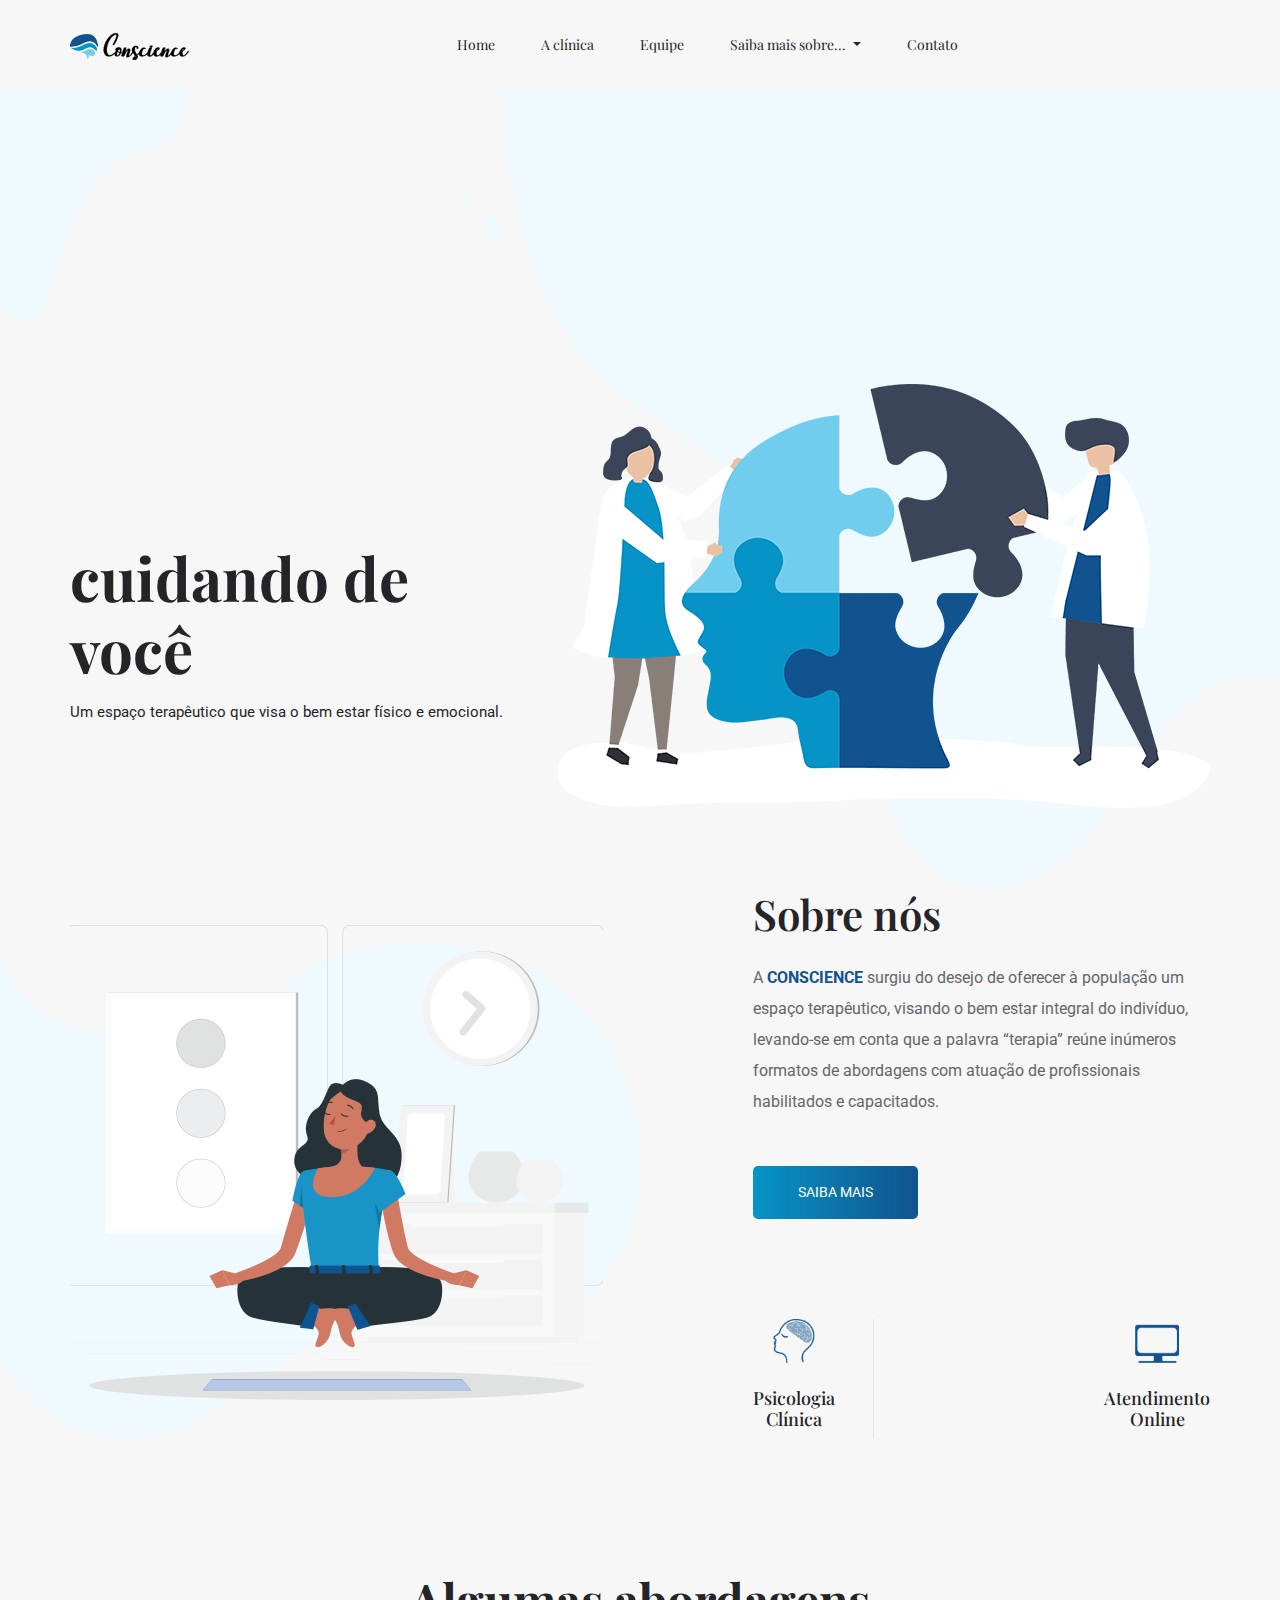
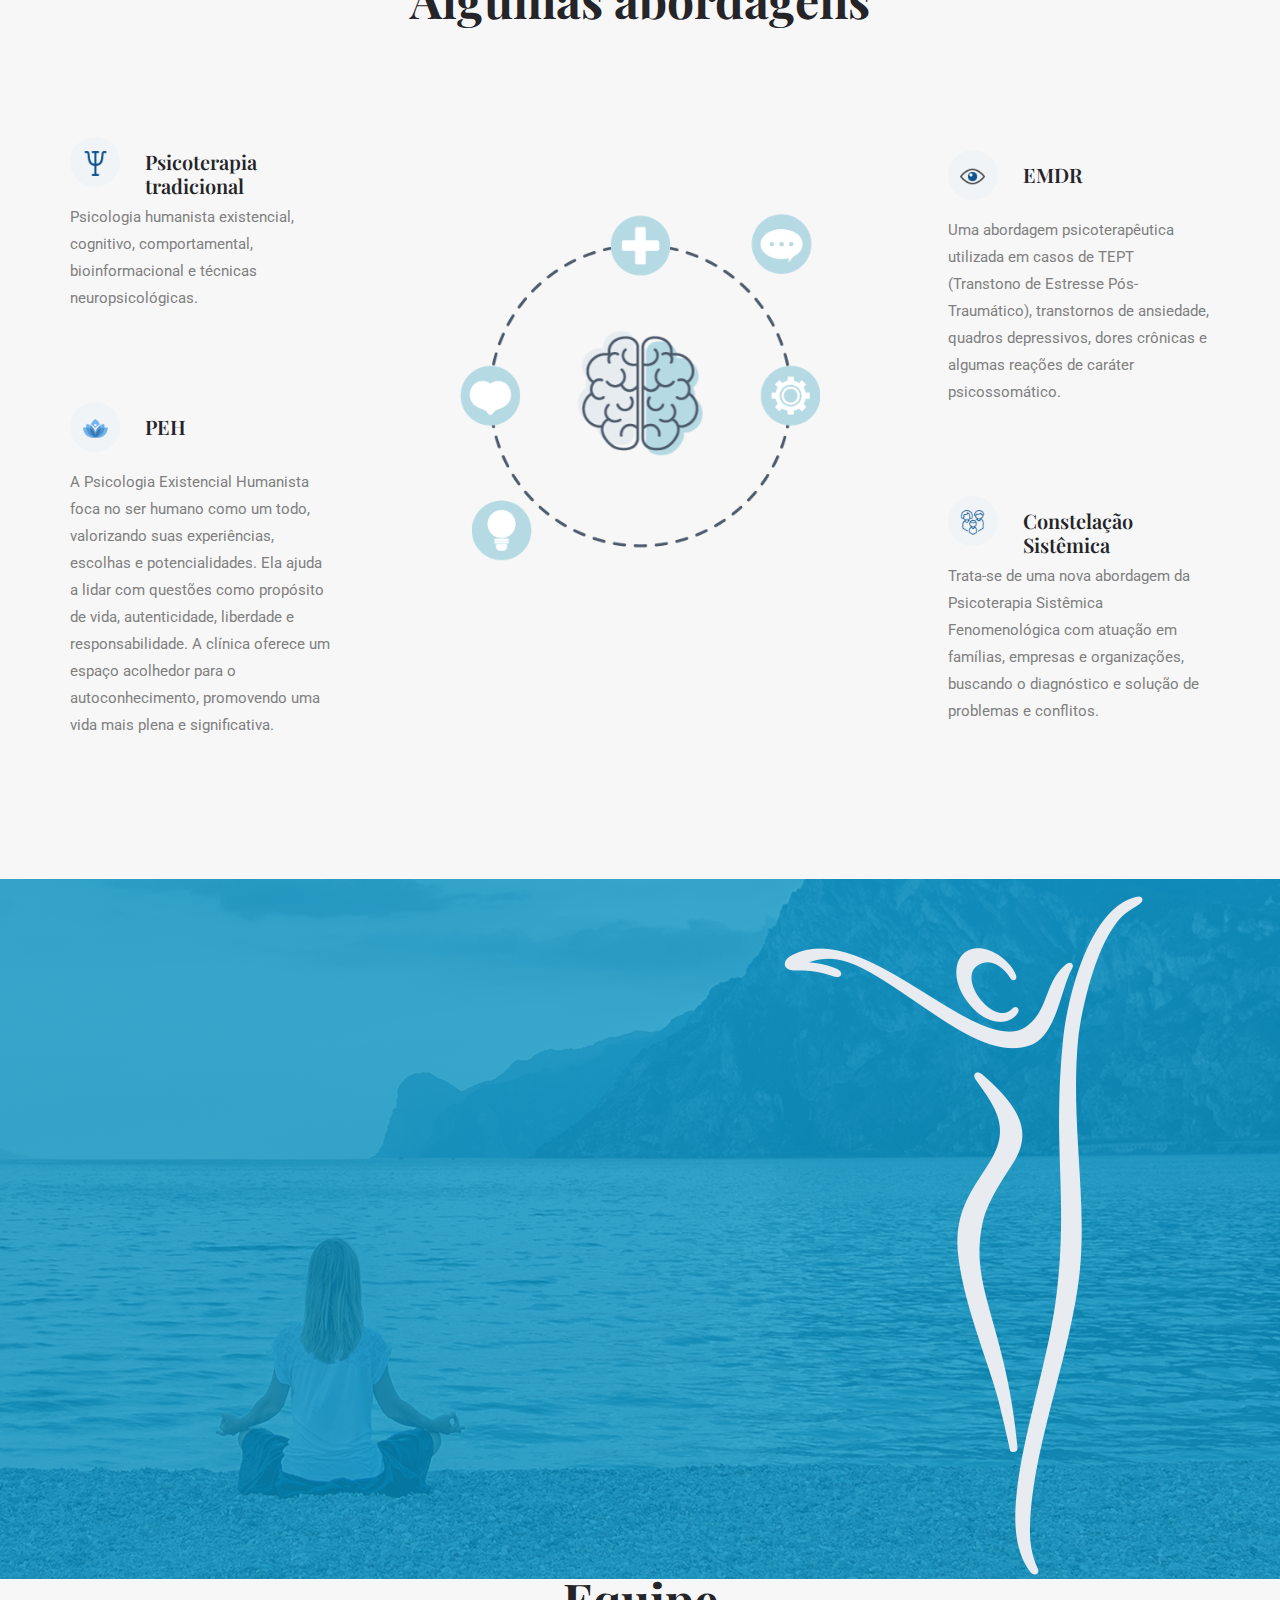
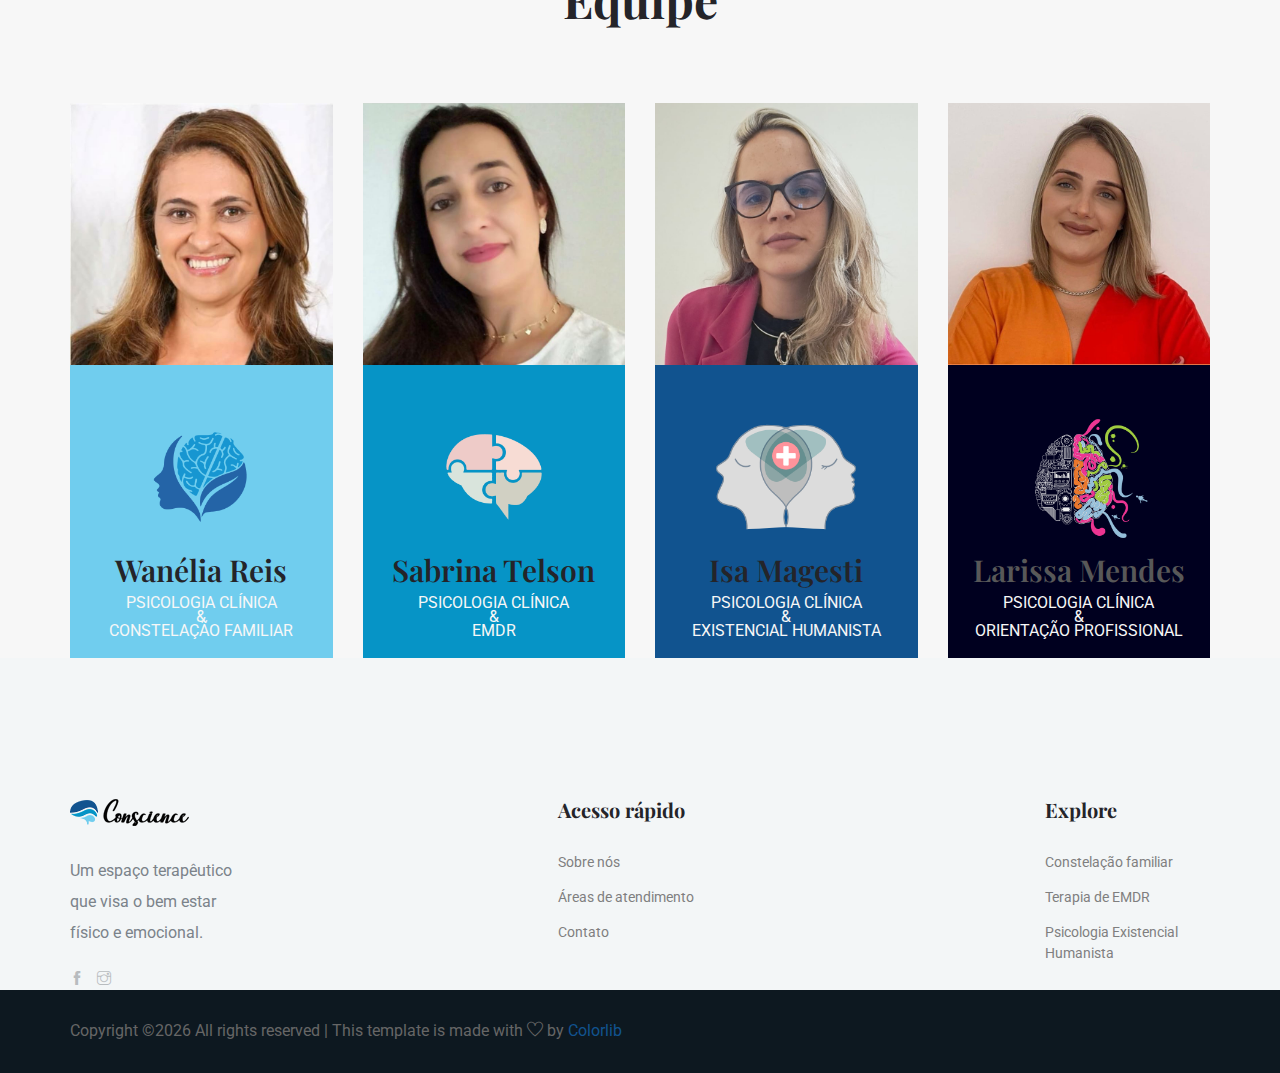
<file: index.html>
<!doctype html>
<html lang="pt-br">

<head>
    <!-- Required meta tags -->
    <meta charset="utf-8">
    <meta name="viewport" content="width=device-width, initial-scale=1, shrink-to-fit=no">
    <meta name="description" content="A CONSCIENCE surgiu do desejo de oferecer à população um espaço terapêutico, visando o bem estar integral do indivíduo. Saiba mais sobre os serviços oferecidos." />
    <meta name="keywords" content="psicologia, psicoterapia, terapia, podologia, Riom Pomba, shantala, EMDR, constelação familiar" />
    <meta name="robots" content="index, follow" />
    <meta name="googlebot" content="index, follow" />
    <title>Conscience - Home Page</title>
    <script type="application/ld+json">
    {
      "@context": "https://schema.org",
      "@type": "Organization",
      "url": "https://www.clinicaconscience.com.br",
      "name": "Espaço Terapêutico Conscience",
      "contactPoint": {
        "@type": "ContactPoint",
        "telephone": "+55 32 99810-9959",
        "contactType": "Recepção"
      }
    }
    </script>
    <link rel="icon" href="img/favicon.png">
    <!-- Bootstrap CSS -->
    <link rel="stylesheet" href="css/bootstrap.min.css">
    <!-- animate CSS -->
    <link rel="stylesheet" href="css/animate.css">
    <!-- owl carousel CSS -->
    <link rel="stylesheet" href="css/owl.carousel.min.css">
    <!-- themify CSS -->
    <link rel="stylesheet" href="css/themify-icons.css">
    <!-- flaticon CSS -->
    <link rel="stylesheet" href="css/flaticon.css">
    <!-- magnific popup CSS -->
    <link rel="stylesheet" href="css/magnific-popup.css">
    <!-- nice select CSS -->
    <link rel="stylesheet" href="css/nice-select.css">
    <!-- swiper CSS -->
    <link rel="stylesheet" href="css/slick.css">
    <!-- style CSS -->
    <link rel="stylesheet" href="css/style.css">
</head>

<body>
    <!--::header part start::-->
    <header class="main_menu">
        <div class="container">
          <div class="row align-items-center">
            <div class="col-lg-12">
              <nav class="navbar navbar-expand-lg navbar-light">
                <a class="navbar-brand" href="index.html"> <img src="img/logo.png" alt="logo"> </a>
                <button class="navbar-toggler" type="button" data-toggle="collapse"
                    data-target="#navbarSupportedContent" aria-controls="navbarSupportedContent"
                    aria-expanded="false" aria-label="Toggle navigation">
                    <span class="navbar-toggler-icon"></span>
                </button>
    
                <div class="collapse navbar-collapse main-menu-item justify-content-center"
                    id="navbarSupportedContent">
                    <ul class="navbar-nav align-items-center">
                        <li class="nav-item active">
                            <a class="nav-link" href="index.html">Home</a>
                        </li>
                        <li class="nav-item">
                            <a class="nav-link" href="about.html">A clínica</a>
                        </li>
                        <li class="nav-item">
                            <a class="nav-link" href="team.html">Equipe</a>
                        </li>
    
                        <li class="nav-item dropdown">
                            <a class="nav-link dropdown-toggle" href="team.html" id="navbarDropdown"
                                role="button" data-toggle="dropdown" aria-haspopup="true" aria-expanded="false">
                                Saiba mais sobre...
                            </a>
                            <div class="dropdown-menu" aria-labelledby="navbarDropdown">
                                <a class="dropdown-item" href="constelacao.html">Constelação familiar</a>
                                <a class="dropdown-item" href="emdr.html">Terapia de EMDR</a>
                                <a class="dropdown-item" href="existencial.html">Psicologia Existencial Humanista</a>
                            </div>
                        </li>
                        <li class="nav-item">
                            <a class="nav-link" href="contact.html">Contato</a>
                        </li>
                    </ul>
                </div>
              </nav>
            </div>
          </div>
        </div>
      </header>
    <!-- Header part end-->

    <!-- banner part start-->
    <section class="banner_part">
        <div class="container">
            <div class="row align-items-center">
                <div class="col-lg-5 col-xl-5">
                    <div class="banner_text">
                        <div class="banner_text_iner">
                            <h1>cuidando de você</h1>
                            <p>Um espaço terapêutico que visa o bem estar físico e emocional.</p>
                        </div>
                    </div>
                </div>
                <div class="col-lg-7">
                    <div class="banner_img">
                        <img src="img/banner_img.png" alt="Ícone de pessoas montando um quebra-cabeças em forma de cabeça humana">
                    </div>
                </div>
            </div>
        </div>
    </section>
    <!-- banner part end-->

    <!-- about us part start-->
    <section class="about_us">
        <div class="container">
            <div class="row justify-content-between align-items-center">
                <div class="col-md-6 col-lg-6">
                    <div class="about_us_img">
                        <img src="img/top_service.png" alt="Imagem representando bem-estar">
                    </div>
                </div>
                <div class="col-md-6 col-lg-5">
                    <div class="about_us_text">
                        <h2>Sobre nós</h2>
                        <p>A <b>CONSCIENCE</b> surgiu do desejo de oferecer à população um espaço terapêutico, visando o bem estar integral do indivíduo, levando-se em conta que a palavra “terapia”  reúne inúmeros formatos de abordagens com atuação de profissionais habilitados e capacitados.</p>
                        <a class="btn_2 " href="about.html">saiba mais</a>
                        <div class="banner_item">
                            <div class="single_item">
                                <img src="img/icon/banner_1.svg" alt="Íconde de um cérebro">
                                <h5>Psicologia<br>clínica</h5>
                            </div>
                            <div class="single_item">
                                <img src="img/icon/banner_3.svg" alt="Ícone de um monitor">
                                <h5>atendimento<br>online</h5>
                            </div>
                        </div>
                    </div>
                </div>
            </div>
        </div>
    </section>
    <!-- about us part end-->

    <!-- feature_part start-->
    <section class="feature_part">
        <div class="container">
            <div class="row justify-content-center">
                <div class="col-xl-8">
                    <div class="section_tittle text-center">
                        <h2>Algumas abordagens</h2>
                    </div>
                </div>
            </div>
            <div class="row justify-content-between align-items-center">
                <div class="col-lg-3 col-sm-12">
                    <div class="single_feature">
                        <div class="single_feature_part">
                            <span class="single_feature_icon"><img src="img/icon/psychology.png" alt="Ícone da área de psicologia"></span>
                            <h4>Psicoterapia tradicional</h4>
                            <p>Psicologia humanista existencial, cognitivo, comportamental, bioinformacional e técnicas neuropsicológicas.</p>
                        </div>
                    </div>
                    <div class="single_feature">
                        <div class="single_feature_part">
                            <span class="single_feature_icon"><img src="img/icon/holistic.png" alt="Ícone representando a existencial humanista"></span>
                            <h4>PEH</h4>
                            <p>A Psicologia Existencial Humanista foca no ser humano como um todo, valorizando suas experiências, escolhas e potencialidades. Ela ajuda a lidar com questões como propósito de vida, autenticidade, liberdade e responsabilidade. A clínica oferece um espaço acolhedor para o autoconhecimento, promovendo uma vida mais plena e significativa.</p>
                        </div>
                    </div>
                </div>
                <div class="col-lg-4 col-sm-12">
                        <div class="single_feature_img">
                            <img src="img/service.png" alt="">
                        </div>
                </div>
                <div class="col-lg-3 col-sm-12">
                    <div class="single_feature">
                        <div class="single_feature_part">
                            <span class="single_feature_icon"><img src="img/icon/eye.png" alt="Ícone de um olho"></span>
                            <h4>EMDR</h4>
                            <p>Uma abordagem psicoterapêutica utilizada em casos de TEPT (Transtono de Estresse Pós-Traumático), transtornos de ansiedade, quadros depressivos, dores crônicas e algumas reações de caráter psicossomático.</p>
                        </div>
                    </div>
                    <div class="single_feature">
                        <div class="single_feature_part">
                            <span class="single_feature_icon"><img src="img/icon/familiar.png" alt="Ícone representando família"></span>
                            <h4>Constelação Sistêmica</h4>
                            <p>Trata-se de uma nova abordagem da Psicoterapia Sistêmica Fenomenológica com atuação em famílias, empresas e organizações, buscando o diagnóstico e solução de problemas e conflitos.</p>
                        </div>
                    </div>
                </div>
            </div>
        </div>
    </section>
    <!-- feature_part end-->
    
    <!-- section 2 -->
    <section class="regervation_part section_padding">
        <div class="container">
            <div class="row align-items-center regervation_content">
                <div class="col-lg-7">
                    <div class="regervation_part_iner">
                        <div class="espaco"></div>
                    </div>
                </div>
                <div class="col-lg-5 col-md-6">
                    <div class="reservation_img">
                        <img src="img/reservation.png" alt="" class="reservation_img_iner">
                    </div>
                </div>
            </div>
        </div>
    </section>
    <!-- section 2 end -->

    <!--::doctor_part start::-->
    <section class="doctor_part">
        <div class="container">
            <div class="row justify-content-center">
                <div class="col-xl-8">
                    <div class="section_tittle text-center">
                        <h2>Equipe</h2>
                    </div>
                </div>
            </div>
            <div class="row">
                <div class="col-lg-3">
                    <div class="single_blog_item" style="background-color: #70cdee">
                        <div class="single_blog_img">
                            <img src="img/doctor/wanelia.jpg" alt="Wanélia Reis">
                        </div>
                        <div class="single_text">
                            <div class="single_blog_text text-center">
                                <img src="img/wanelia_logo.png" alt="Wanélia Rais" style="height: 150px;">
                                <h2>Wanélia Reis</h2>
                                <p style="color: #f7f7f7; padding-bottom: 20px">PSICOLOGIA CLÍNICA<br>&amp;<br>CONSTELAÇÃO FAMILIAR</p>
                            </div>
                        </div>
                    </div>
                </div>
                <div class="col-lg-3">
                    <div class="single_blog_item" style="background-color: #0694c6">
                        <div class="single_blog_img">
                            <img src="img/doctor/sabrina.jpg" alt="Sabrina Louro">
                        </div>
                        <div class="single_text">
                            <div class="single_blog_text text-center">
                                <img src="img/sabrina_logo.png" alt="Sabrina Telson" style="height: 150px;">
                                <h2>Sabrina Telson</h2>
                                <p style="color: #f7f7f7; padding-bottom: 20px">PSICOLOGIA CLÍNICA<br>&amp;<br>EMDR</p>
                            </div>
                        </div>
                    </div>
                </div>
                <div class="col-lg-3">
                    <div class="single_blog_item" style="background-color: #11538f">
                        <div class="single_blog_img">
                            <img src="img/doctor/isa.jpg" alt="Nélia Condé">
                        </div>
                        <div class="single_text">
                            <div class="single_blog_text text-center">
                                <img src="img/isa_logo.png" alt="Isa Magesti" style="height: 150px;">
                              <h2>Isa Magesti</h2>
                              <p style="color: #f7f7f7; padding-bottom: 20px">PSICOLOGIA CLÍNICA<br>&amp;<br>EXISTENCIAL HUMANISTA</p>
                            </div>
                        </div>
                    </div>
                </div>
				<div class="col-lg-3">
                    <div class="single_blog_item" style="background-color: #00001f">
                        <div class="single_blog_img">
                            <img src="img/doctor/larissa.jpg" alt="Larissa Mendes">
                        </div>
                        <div class="single_text">
                            <div class="single_blog_text text-center">
                                <img src="img/larissa_logo.png" alt="Larissa Mendes" style="height: 150px;">
                              <h2 style="color: #585858">Larissa Mendes</h2>
                              <p style="color: #f7f7f7; padding-bottom: 20px">PSICOLOGIA CLÍNICA<br>&amp;<br>ORIENTAÇÃO PROFISSIONAL</p>
                            </div>
                        </div>
                    </div>
                </div>
            </div>
        </div>
    </section>
    <!--::doctor_part end::-->

    <!-- footer part start-->
    <footer class="footer-area">
        <div class="footer padding_top">
            <div class="container">
                <div class="row justify-content-between">
                    <div class="col-xl-2 col-md-4 col-sm-6 single-footer-widget">
                        <a href="index.html" class="footer_logo"> <img src="img/logo.png" alt="#"> </a>
                        <p>Um espaço terapêutico que visa o bem estar físico e emocional.</p>
                        <div class="social_logo">
                            <a href="https://fb.me/clinicaconscience"><i class="ti-facebook"></i></a>
                            <a href="https://www.instagram.com/clinicaconscience/"><i class="ti-instagram"></i></a>
                        </div>
                    </div>
                    <div class="col-xl-2 col-sm-6 col-md-4 single-footer-widget">
                        <h4>Acesso rápido</h4>
                        <ul>
                            <li><a href="about.html">Sobre nós</a></li>
                            <li><a href="team.html">Áreas de atendimento</a></li>
                            <li><a href="contact.html">Contato</a></li>
                        </ul>
                    </div>
                    <div class="col-xl-2 col-sm-6 col-md-4 single-footer-widget">
                        <h4>Explore</h4>
                        <ul>
                            <li><a href="constelacao.html">Constelação familiar</a></li>
                            <li><a href="emdr.html">Terapia de EMDR</a></li>
                            <li><a href="existencial.html">Psicologia Existencial Humanista</a></li>
                        </ul>
                    </div>
                </div>
            </div>
        </div>

        <div class="copyright_part">
            <div class="container">
                <div class="row align-items-center">
                    <p class="footer-text m-0 col-lg-8 col-md-12"><!-- Link back to Colorlib can't be removed. Template is licensed under CC BY 3.0. -->
Copyright &copy;<script>document.write(new Date().getFullYear());</script> All rights reserved | This template is made with <i class="ti-heart" aria-hidden="true"></i> by <a href="https://colorlib.com" target="_blank" rel="noopener">Colorlib</a>
<!-- Link back to Colorlib can't be removed. Template is licensed under CC BY 3.0. -->
</p>
                </div>
            </div>
        </div>
    </footer>

    <!-- footer part end-->

    <!-- jquery plugins here-->

    <script src="js/jquery-1.12.1.min.js"></script>
    <!-- popper js -->
    <script src="js/popper.min.js"></script>
    <!-- bootstrap js -->
    <script src="js/bootstrap.min.js"></script>
    <!-- owl carousel js -->
    <script src="js/owl.carousel.min.js"></script>
    <script src="js/jquery.nice-select.min.js"></script>
    <!-- contact js -->
    <script src="js/jquery.ajaxchimp.min.js"></script>
    <script src="js/jquery.form.js"></script>
    <script src="js/jquery.validate.min.js"></script>
    <script src="js/mail-script.js"></script>
    <script src="js/contact.js"></script>
    <!-- custom js -->
    <script src="js/custom.js"></script>
</body>

</html>
</file>
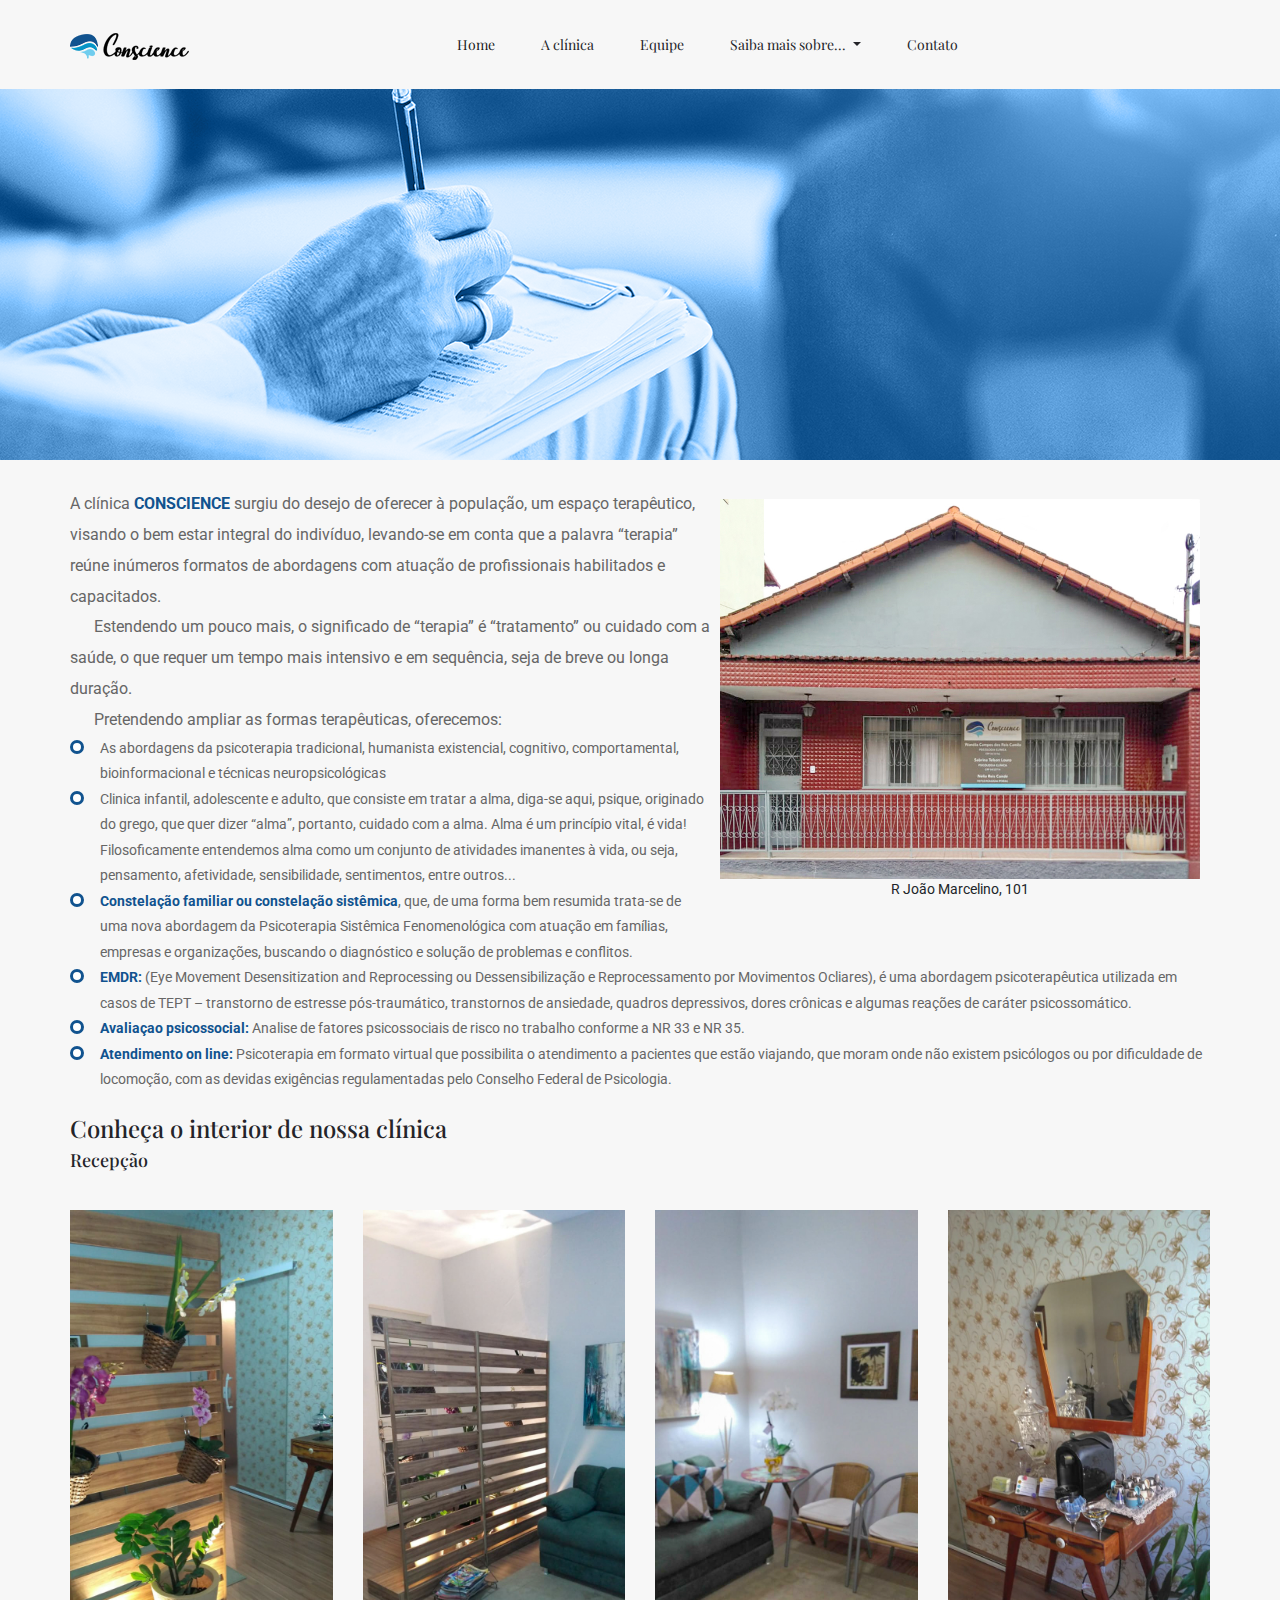
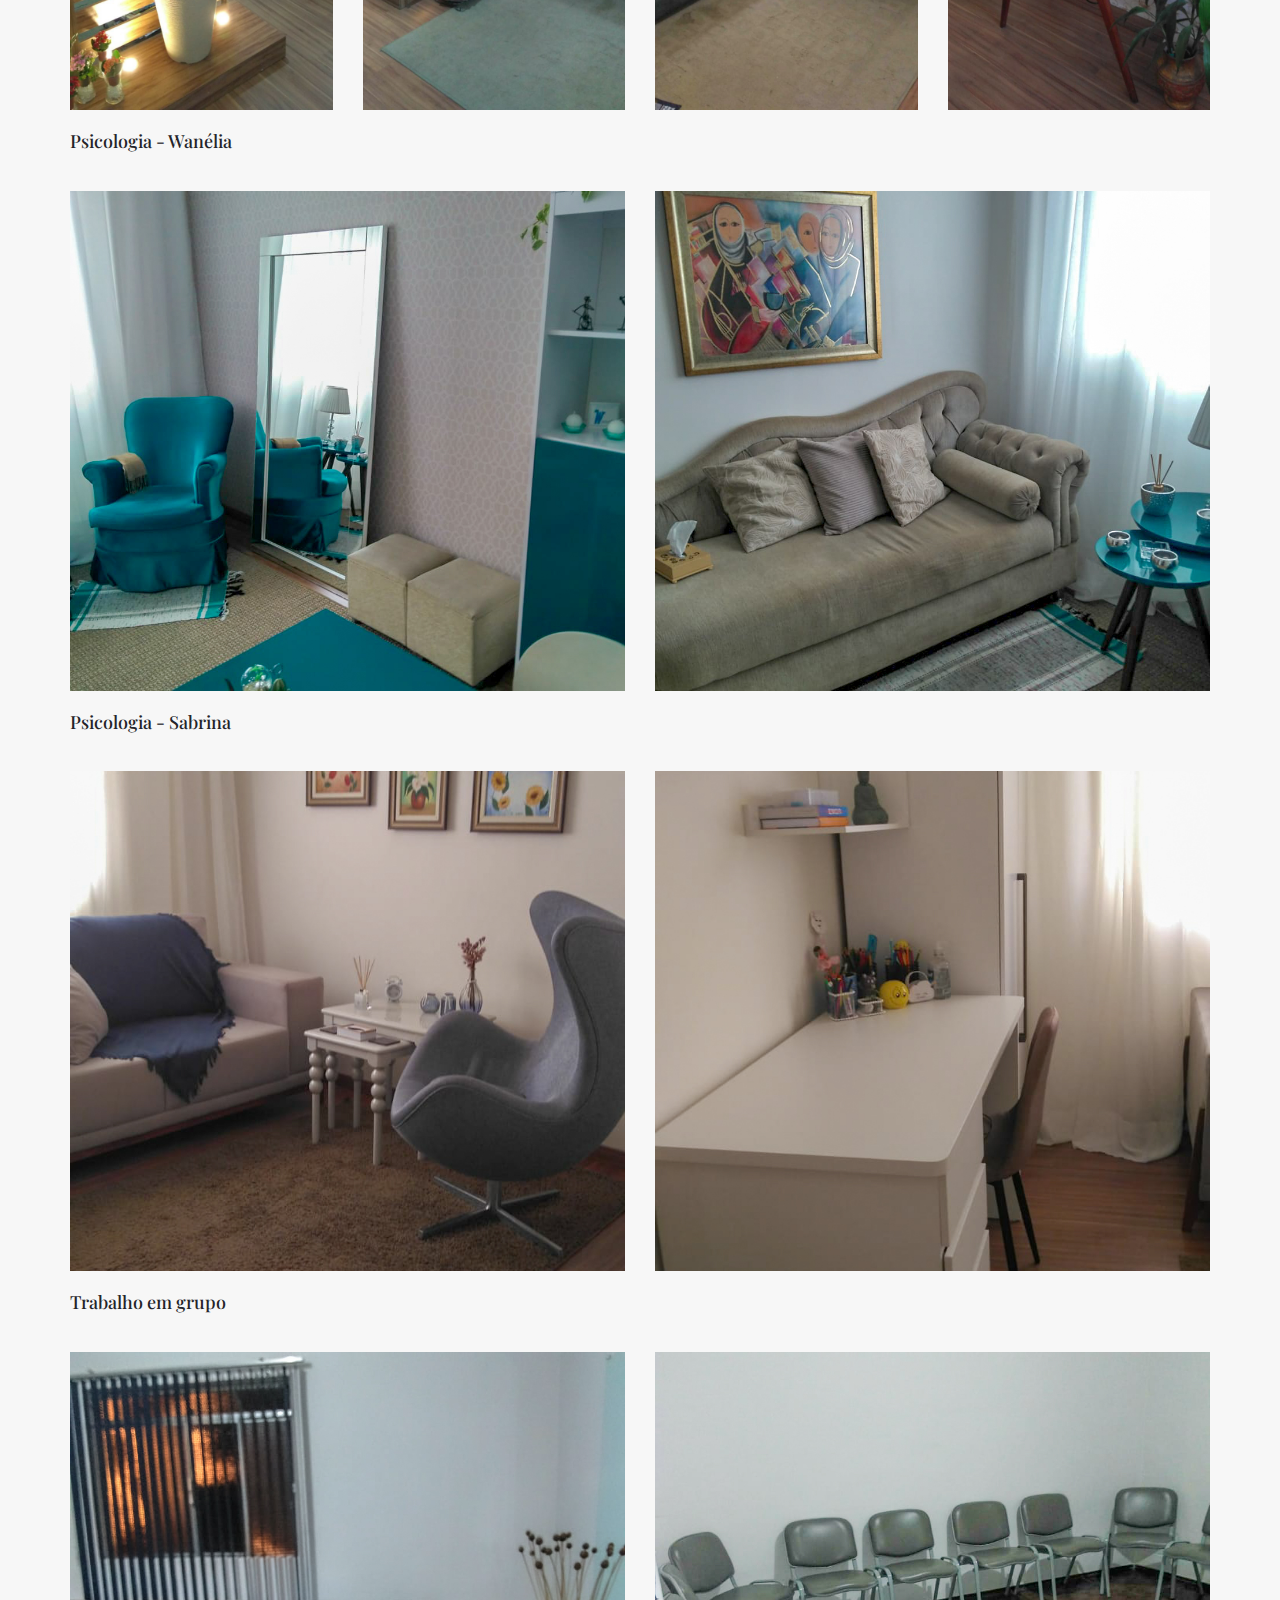
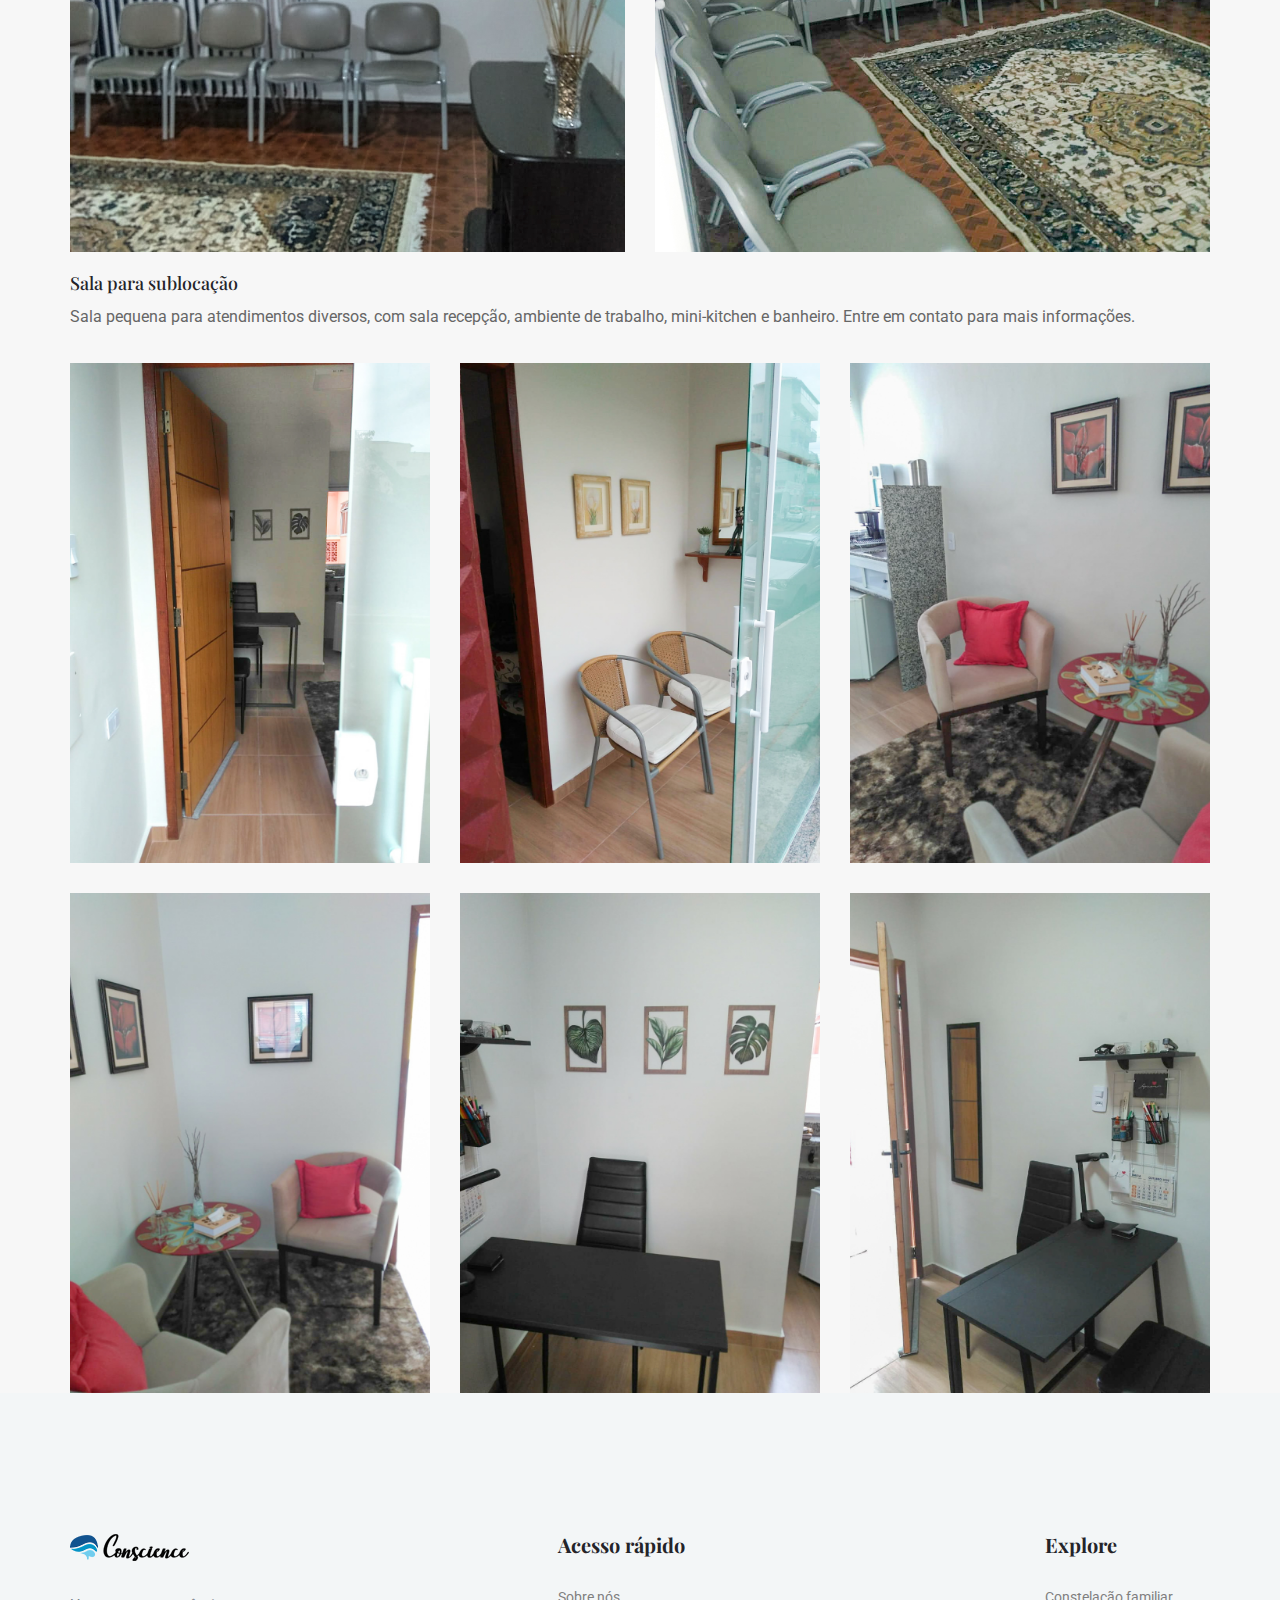
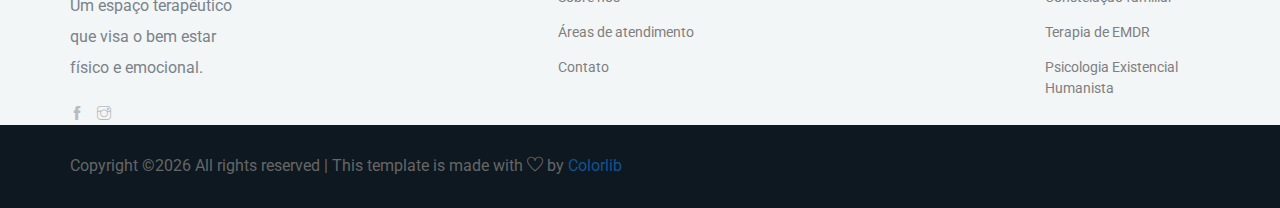
<file: about.html>
<!doctype html>
<html lang="pt-br">

<head>
    <!-- Required meta tags -->
    <meta charset="utf-8">
    <meta name="viewport" content="width=device-width, initial-scale=1, shrink-to-fit=no">
    <meta name="keywords" content="clínica, Riom Pomba, shantala, EMDR, constelação familiar, serviços" />
    <meta name="robots" content="index, follow" />
    <meta name="googlebot" content="index, follow" />
    <title>Conscience - Sobre nós</title>
    <link rel="icon" href="img/favicon.png">
    <!-- Bootstrap CSS -->
    <link rel="stylesheet" href="css/bootstrap.min.css">
    <!-- animate CSS -->
    <link rel="stylesheet" href="css/animate.css">
    <!-- owl carousel CSS -->
    <link rel="stylesheet" href="css/owl.carousel.min.css">
    <!-- themify CSS -->
    <link rel="stylesheet" href="css/themify-icons.css">
    <!-- flaticon CSS -->
    <link rel="stylesheet" href="css/flaticon.css">
    <!-- magnific popup CSS -->
    <link rel="stylesheet" href="css/magnific-popup.css">
    <!-- nice select CSS -->
    <link rel="stylesheet" href="css/nice-select.css">
    <!-- swiper CSS -->
    <link rel="stylesheet" href="css/slick.css">
    <!-- style CSS -->
    <link rel="stylesheet" href="css/style.css">
</head>

<body>
  <!--::header part start::-->
  <header class="main_menu">
    <div class="container">
      <div class="row align-items-center">
        <div class="col-lg-12">
          <nav class="navbar navbar-expand-lg navbar-light">
            <a class="navbar-brand" href="index.html"> <img src="img/logo.png" alt="logo"> </a>
            <button class="navbar-toggler" type="button" data-toggle="collapse"
                data-target="#navbarSupportedContent" aria-controls="navbarSupportedContent"
                aria-expanded="false" aria-label="Toggle navigation">
                <span class="navbar-toggler-icon"></span>
            </button>

            <div class="collapse navbar-collapse main-menu-item justify-content-center"
                id="navbarSupportedContent">
                <ul class="navbar-nav align-items-center">
                    <li class="nav-item active">
                        <a class="nav-link" href="index.html">Home</a>
                    </li>
                    <li class="nav-item">
                        <a class="nav-link" href="about.html">A clínica</a>
                    </li>
                    <li class="nav-item">
                        <a class="nav-link" href="team.html">Equipe</a>
                    </li>

                    <li class="nav-item dropdown">
                        <a class="nav-link dropdown-toggle" href="team.html" id="navbarDropdown"
                            role="button" data-toggle="dropdown" aria-haspopup="true" aria-expanded="false">
                            Saiba mais sobre...
                        </a>
                        <div class="dropdown-menu" aria-labelledby="navbarDropdown">
                            <a class="dropdown-item" href="constelacao.html">Constelação familiar</a>
                            <a class="dropdown-item" href="emdr.html">Terapia de EMDR</a>
                            <a class="dropdown-item" href="existencial.html">Psicologia Existencial Humanista</a>
                        </div>
                    </li>
                    <li class="nav-item">
                        <a class="nav-link" href="contact.html">Contato</a>
                    </li>
                </ul>
            </div>
          </nav>
        </div>
      </div>
    </div>
  </header>
  <!-- Header part end-->
    
    <!-- breadcrumb start-->
    <section class="breadcrumb_part breadcrumb_bg">
        <div class="container">
            <div class="row">
                <div class="col-lg-12">
                    <div class="breadcrumb_iner">
                    </div>
                </div>
            </div>
        </div>
    </section>
    <!-- breadcrumb end-->

    <!-- main text start -->
    <div class="whole-wrap">
		<div class="container box_1170">
            <figure class="feature-image text-center" style="padding: 10px; max-width: 500px; float: right">
                <img class="img-fluid" src="img/clininca.jpg" alt="emdr">
                <figcaption>R João Marcelino, 101</figcaption>
            </figure>
            <p>A clínica <b>CONSCIENCE</b> surgiu do desejo de oferecer à população, um espaço terapêutico, visando o bem estar integral do indivíduo, levando-se em conta que a palavra “terapia”  reúne inúmeros formatos de abordagens com atuação de profissionais habilitados e capacitados.</p>
            <p>Estendendo um pouco mais,  o significado de “terapia” é “tratamento” ou cuidado com a saúde, o que requer um tempo mais intensivo e em sequência, seja de breve ou longa duração.</p>
            <p>Pretendendo ampliar as formas terapêuticas, oferecemos:</p>
            <ul class="unordered-list">
                <li>As abordagens da psicoterapia tradicional, humanista existencial, cognitivo, comportamental, bioinformacional e técnicas neuropsicológicas</li>
                <li>Clinica infantil, adolescente e adulto, que consiste em tratar a alma, diga-se aqui, psique, originado do grego, que quer dizer “alma”, portanto, cuidado com a alma. Alma é um princípio vital, é vida! Filosoficamente entendemos alma como um conjunto de atividades imanentes à vida, ou seja, pensamento, afetividade, sensibilidade, sentimentos, entre outros...</li>
                <li><b>Constelação familiar ou constelação sistêmica</b>,  que, de uma forma bem resumida trata-se de uma nova abordagem da Psicoterapia Sistêmica Fenomenológica com atuação  em famílias, empresas e organizações, buscando o diagnóstico e solução de problemas e conflitos.</li>
                <li><b>EMDR:</b> (Eye Movement Desensitization and Reprocessing ou Dessensibilização e Reprocessamento por Movimentos Ocliares), é uma abordagem psicoterapêutica utilizada em casos de TEPT – transtorno de estresse pós-traumático, transtornos de ansiedade, quadros depressivos, dores crônicas e algumas reações de caráter psicossomático.</li>
                <li><b>Avaliaçao psicossocial:</b> Analise de fatores psicossociais de risco no trabalho conforme a NR 33 e NR 35.</li>
                <li><b>Atendimento on line:</b> Psicoterapia em formato virtual que possibilita o atendimento a pacientes que estão viajando, que moram onde não existem psicólogos ou por dificuldade de locomoção, com as devidas exigências regulamentadas pelo Conselho Federal de Psicologia.</li>
            </ul><br>
            <div class=""><h3>Conheça o interior de nossa clínica</h3>
            <h4>Recepção</h4></div>
            <div class="row gallery-item">
                <div class="col-md-3">
                    <a href="img/interior/recep-1.jpg" class="img-pop-up">
                        <div class="single-gallery-image" style="background: url(img/interior/recep-1.jpg);"></div>
                    </a>
                </div>
                <div class="col-md-3">
                    <a href="img/interior/recep-2.jpg" class="img-pop-up">
                        <div class="single-gallery-image" style="background: url(img/interior/recep-2.jpg);"></div>
                    </a>
                </div>
                <div class="col-md-3">
                    <a href="img/interior/recep-3.jpg" class="img-pop-up">
                        <div class="single-gallery-image" style="background: url(img/interior/recep-3.jpg);"></div>
                    </a>
                </div>
                <div class="col-md-3">
                    <a href="img/interior/recep-4.jpg" class="img-pop-up">
                        <div class="single-gallery-image" style="background: url(img/interior/recep-4.jpg);"></div>
                    </a>
                </div>
            </div>
            <div><br><h4>Psicologia - Wanélia</h4></div>
            <div class="row gallery-item">
                <div class="col-md-6">
                    <a href="img/interior/psico1-1.jpg" class="img-pop-up">
                        <div class="single-gallery-image" style="background: url(img/interior/psico1-1.jpg);"></div>
                    </a>
                </div>
                <div class="col-md-6">
                    <a href="img/interior/psico1-2.jpg" class="img-pop-up">
                        <div class="single-gallery-image" style="background: url(img/interior/psico1-2.jpg);"></div>
                    </a>
                </div>
            </div>
            <div><br><h4>Psicologia - Sabrina</h4></div>
            <div class="row gallery-item">
                <div class="col-md-6">
                    <a href="img/interior/psico2-1.jpg" class="img-pop-up">
                        <div class="single-gallery-image" style="background: url(img/interior/psico2-1.jpg);"></div>
                    </a>
                </div>
                <div class="col-md-6">
                    <a href="img/interior/psico2-2.jpg" class="img-pop-up">
                        <div class="single-gallery-image" style="background: url(img/interior/psico2-2.jpg);"></div>
                    </a>
                </div>
            </div>
            <div><br><h4>Trabalho em grupo</h4></div>
            <div class="row gallery-item">
                <div class="col-md-6">
                    <a href="img/interior/grupo-1.jpg" class="img-pop-up">
                        <div class="single-gallery-image" style="background: url(img/interior/grupo-1.jpg);"></div>
                    </a>
                </div>
                <div class="col-md-6">
                    <a href="img/interior/grupo-2.jpg" class="img-pop-up">
                        <div class="single-gallery-image" style="background: url(img/interior/grupo-2.jpg);"></div>
                    </a>
                </div>
            </div>
            <div><br><h4>Sala para sublocação</h4>
            <p>Sala pequena para atendimentos diversos, com sala recepção, ambiente de trabalho, mini-kitchen e banheiro. Entre em contato para mais informações.</p></div>
            <div class="row gallery-item">
                <div class="col-md-4">
                    <a href="img/interior/subloc-1.jpg" class="img-pop-up">
                        <div class="single-gallery-image" style="background: url(img/interior/subloc-1.jpg);"></div>
                    </a>
                </div>
                <div class="col-md-4">
                    <a href="img/interior/subloc-2.jpg" class="img-pop-up">
                        <div class="single-gallery-image" style="background: url(img/interior/subloc-2.jpg);"></div>
                    </a>
                </div>
                <div class="col-md-4">
                    <a href="img/interior/subloc-3.jpg" class="img-pop-up">
                        <div class="single-gallery-image" style="background: url(img/interior/subloc-3.jpg);"></div>
                    </a>
                </div>
                <div class="col-md-4">
                    <a href="img/interior/subloc-4.jpg" class="img-pop-up">
                        <div class="single-gallery-image" style="background: url(img/interior/subloc-4.jpg);"></div>
                    </a>
                </div>
                <div class="col-md-4">
                    <a href="img/interior/subloc-5.jpg" class="img-pop-up">
                        <div class="single-gallery-image" style="background: url(img/interior/subloc-5.jpg);"></div>
                    </a>
                </div>
                <div class="col-md-4">
                    <a href="img/interior/subloc-6.jpg" class="img-pop-up">
                        <div class="single-gallery-image" style="background: url(img/interior/subloc-6.jpg);"></div>
                    </a>
                </div>
            </div>
        </div>
    </div>
    <!-- main text end -->

    <!-- footer part start-->
    <footer class="footer-area">
        <div class="footer padding_top">
            <div class="container">
                <div class="row justify-content-between">
                    <div class="col-xl-2 col-md-4 col-sm-6 single-footer-widget">
                        <a href="index.html" class="footer_logo"> <img src="img/logo.png" alt="#"> </a>
                        <p>Um espaço terapêutico que visa o bem estar físico e emocional.</p>
                        <div class="social_logo">
                            <a href="https://fb.me/clinicaconscience"><i class="ti-facebook"></i></a>
                            <a href="https://www.instagram.com/clinicaconscience/"><i class="ti-instagram"></i></a>
                        </div>
                    </div>
                    <div class="col-xl-2 col-sm-6 col-md-4 single-footer-widget">
                        <h4>Acesso rápido</h4>
                        <ul>
                            <li><a href="about.html">Sobre nós</a></li>
                            <li><a href="team.html">Áreas de atendimento</a></li>
                            <li><a href="contact.html">Contato</a></li>
                        </ul>
                    </div>
                    <div class="col-xl-2 col-sm-6 col-md-4 single-footer-widget">
                        <h4>Explore</h4>
                        <ul>
                            <li><a href="constelacao.html">Constelação familiar</a></li>
                            <li><a href="emdr.html">Terapia de EMDR</a></li>
                            <li><a href="existencial.html">Psicologia Existencial Humanista</a></li>
                        </ul>
                    </div>
                </div>
            </div>
        </div>

        <div class="copyright_part">
            <div class="container">
                <div class="row align-items-center">
                    <p class="footer-text m-0 col-lg-8 col-md-12"><!-- Link back to Colorlib can't be removed. Template is licensed under CC BY 3.0. -->
Copyright &copy;<script>document.write(new Date().getFullYear());</script> All rights reserved | This template is made with <i class="ti-heart" aria-hidden="true"></i> by <a href="https://colorlib.com" target="_blank" rel="noopener">Colorlib</a>
<!-- Link back to Colorlib can't be removed. Template is licensed under CC BY 3.0. -->
</p>
                </div>
            </div>
        </div>
    </footer>

    <!-- footer part end-->

    <!-- jquery plugins here-->

    <script src="js/jquery-1.12.1.min.js"></script>
    <!-- popper js -->
    <script src="js/popper.min.js"></script>
    <!-- bootstrap js -->
    <script src="js/bootstrap.min.js"></script>
    <!-- owl carousel js -->
    <script src="js/owl.carousel.min.js"></script>
    <script src="js/jquery.nice-select.min.js"></script>
    <!-- contact js -->
    <script src="js/jquery.ajaxchimp.min.js"></script>
    <script src="js/jquery.form.js"></script>
    <script src="js/jquery.validate.min.js"></script>
    <script src="js/mail-script.js"></script>
    <script src="js/contact.js"></script>
    <!-- custom js -->
    <script src="js/custom.js"></script>
</body>

</html>
</file>
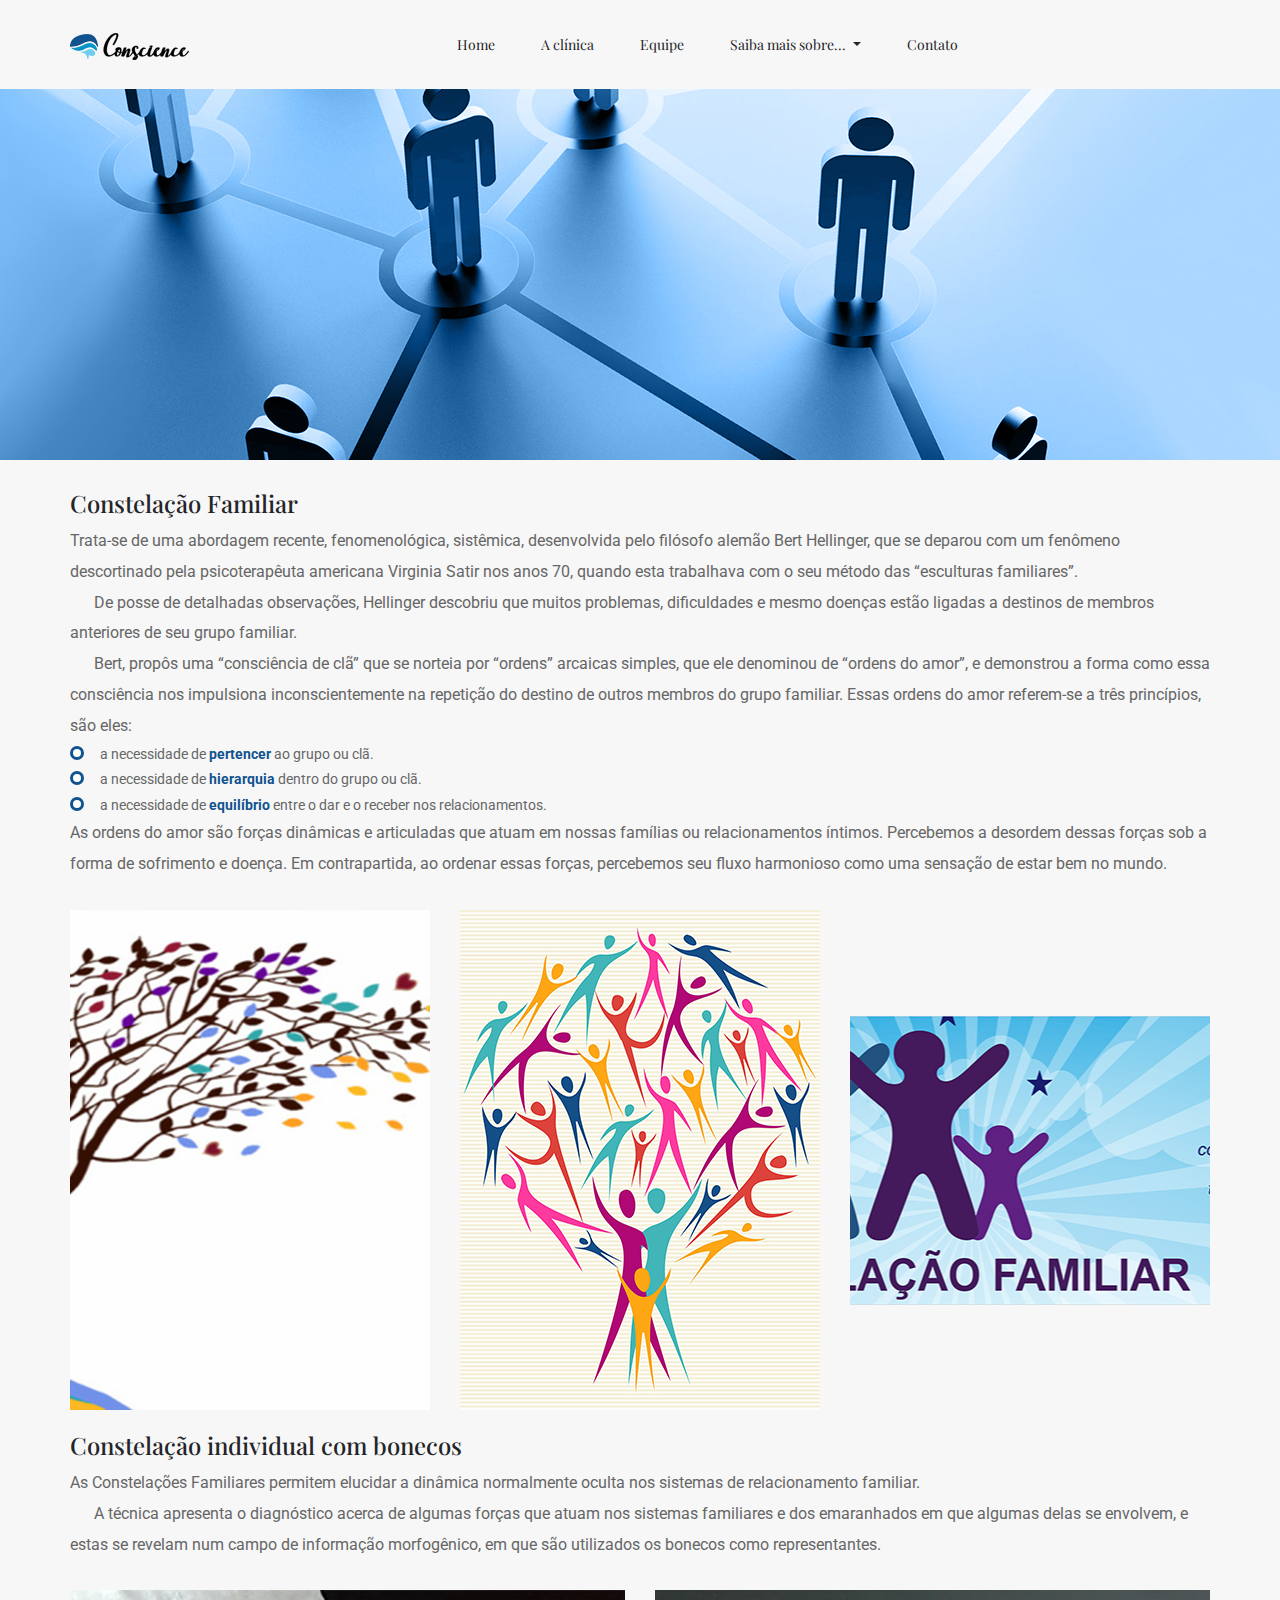
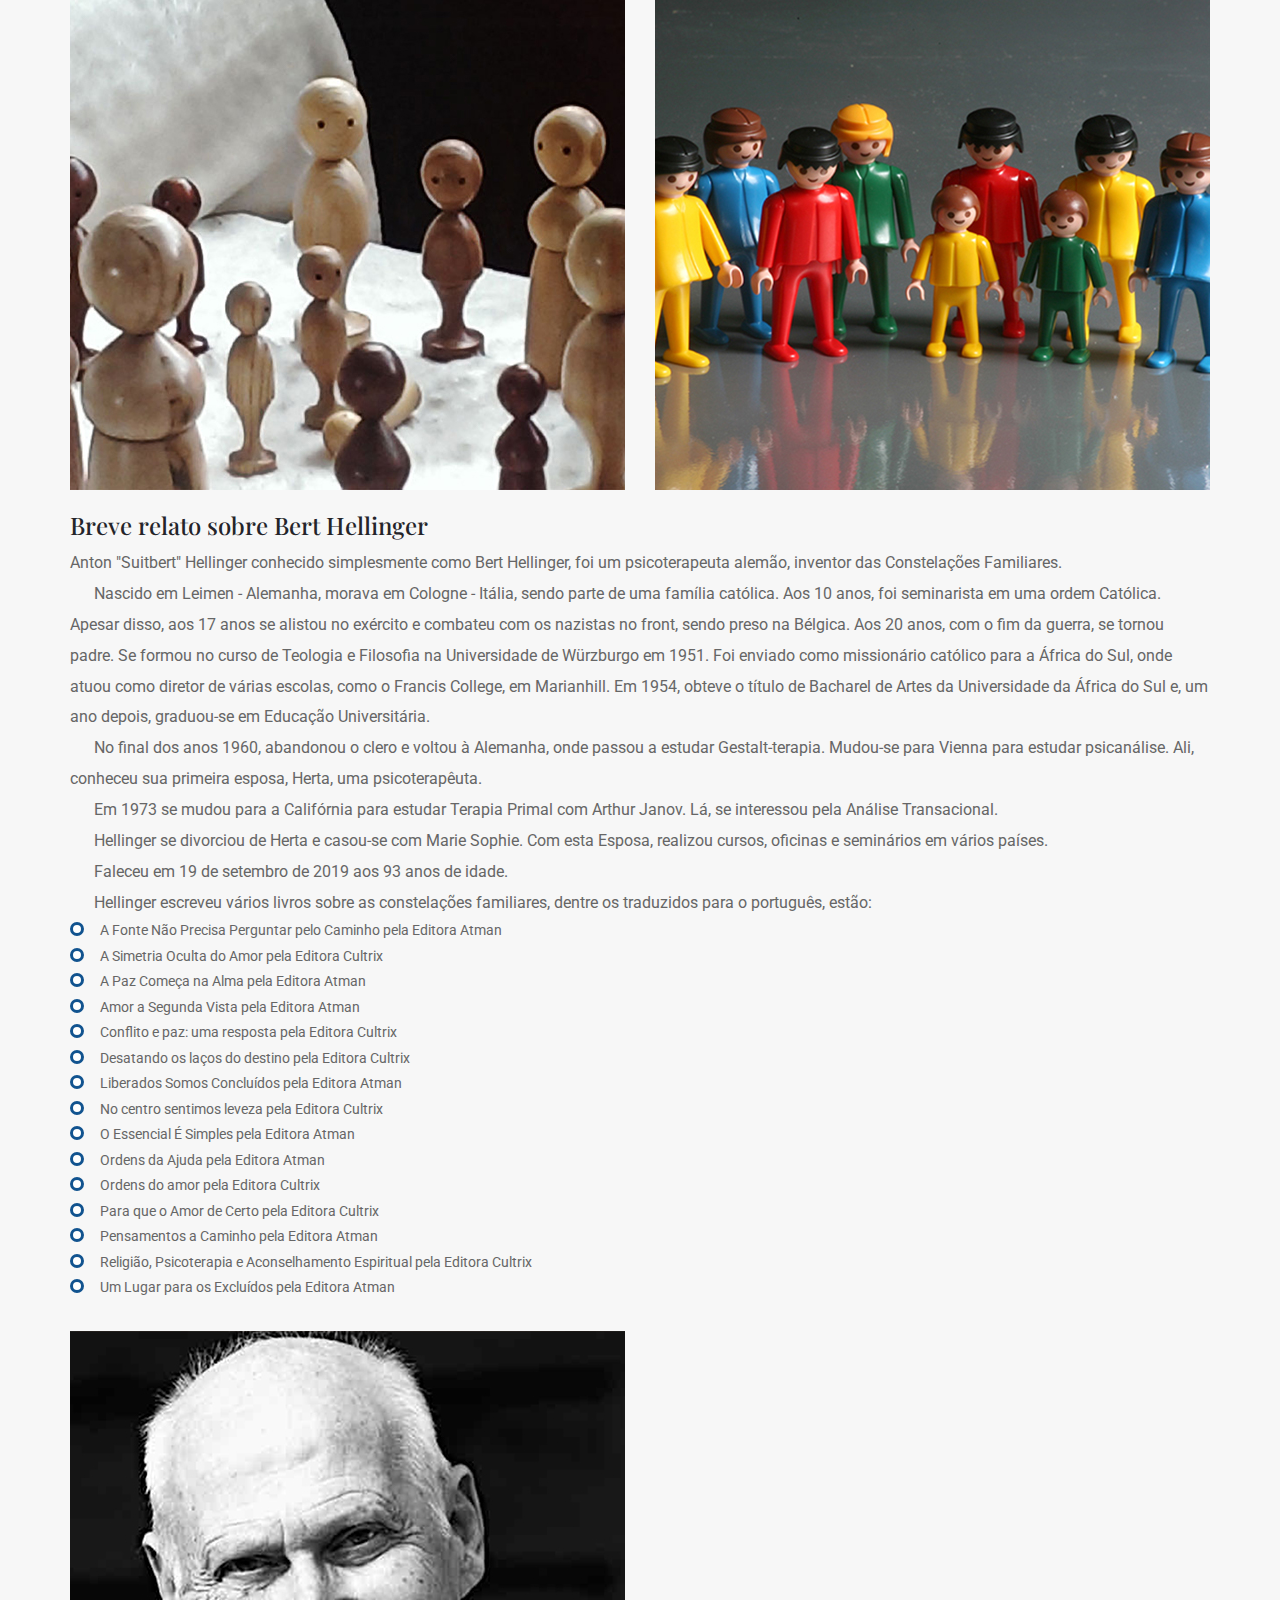
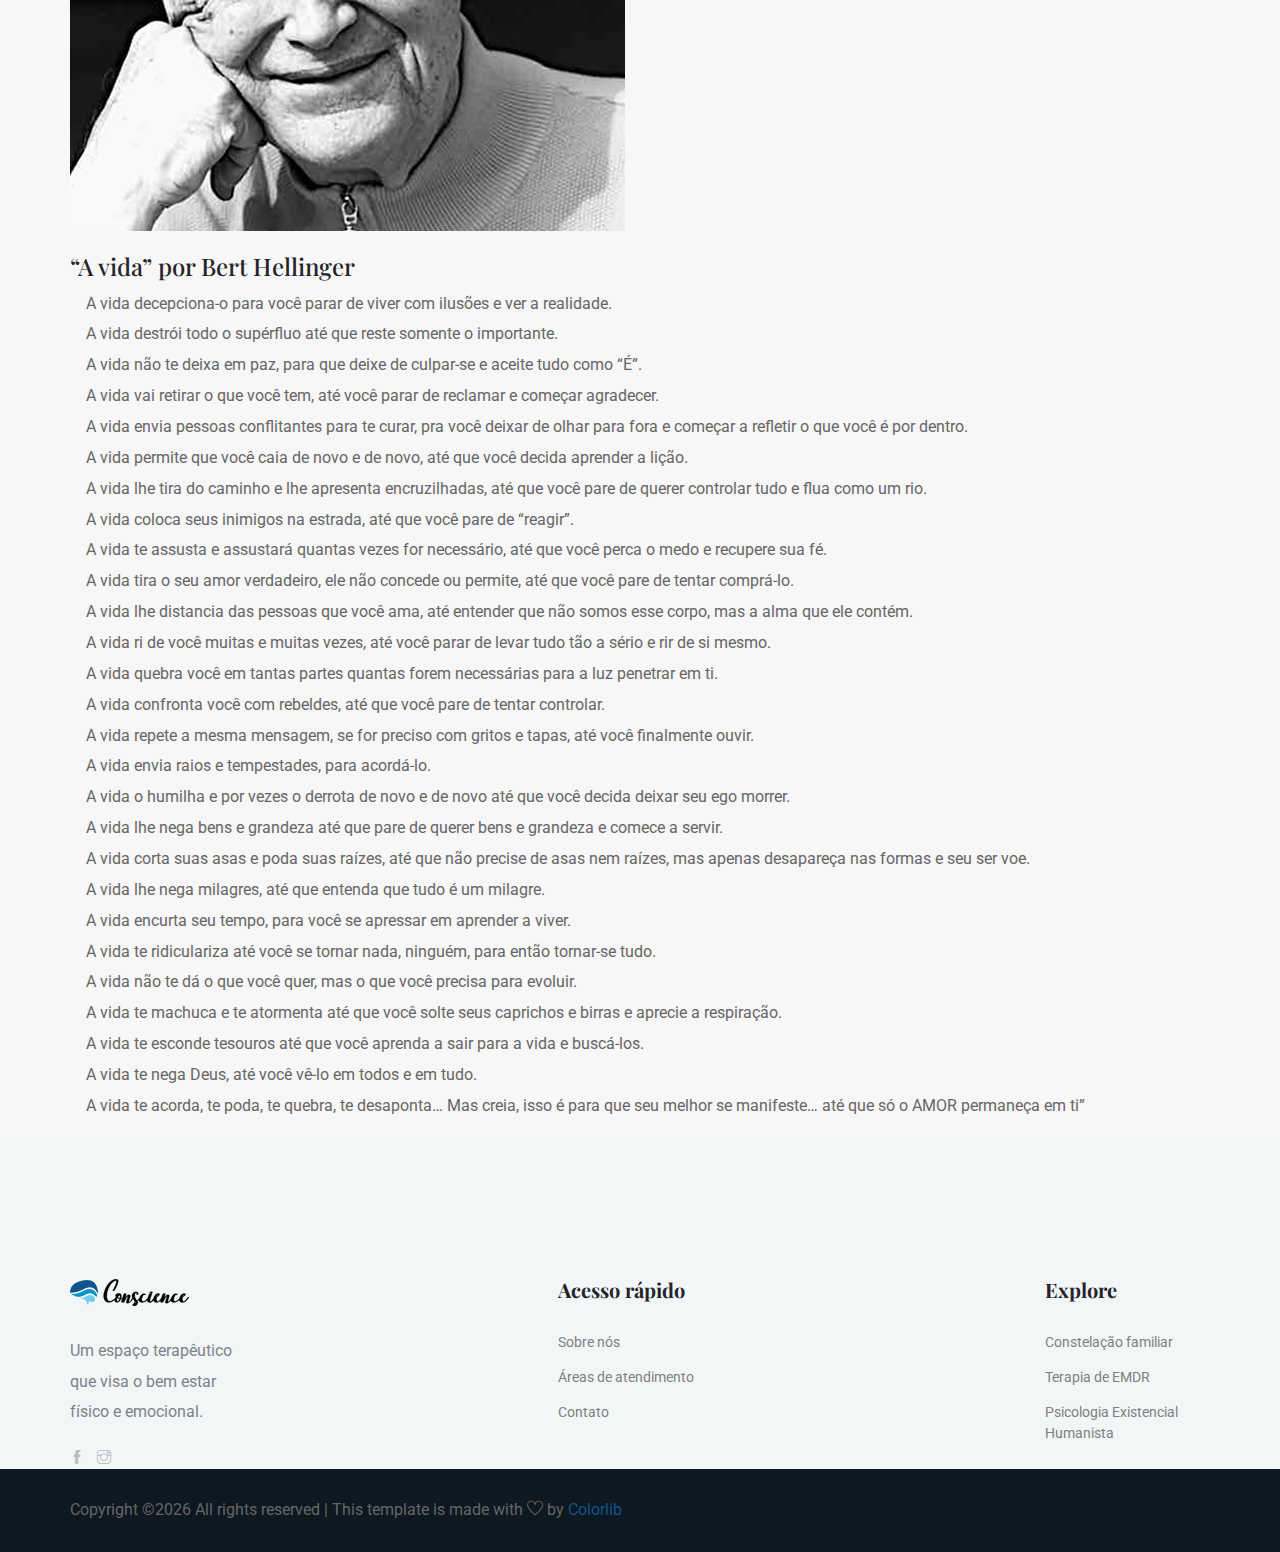
<file: constelacao.html>
<!doctype html>
<html lang="pt-br">

<head>
    <!-- Required meta tags -->
    <meta charset="utf-8">
    <meta name="viewport" content="width=device-width, initial-scale=1, shrink-to-fit=no">
    <meta name="description" content="Um dos serviços oferecidos é a constelação familiar, ou contelação sistêmica, saiba mais sobre essa abordagem" />
    <meta name="keywords" content="constelação familiar, constelação sistêmica, constelação individual com bonecos, Bert Hellinge" />
    <meta name="robots" content="index, follow" />
    <meta name="googlebot" content="index, follow" />
    <title>Conscience - Constelação Familiar</title>
    <link rel="icon" href="img/favicon.png">
    <!-- Bootstrap CSS -->
    <link rel="stylesheet" href="css/bootstrap.min.css">
    <!-- animate CSS -->
    <link rel="stylesheet" href="css/animate.css">
    <!-- owl carousel CSS -->
    <link rel="stylesheet" href="css/owl.carousel.min.css">
    <!-- themify CSS -->
    <link rel="stylesheet" href="css/themify-icons.css">
    <!-- flaticon CSS -->
    <link rel="stylesheet" href="css/flaticon.css">
    <!-- magnific popup CSS -->
    <link rel="stylesheet" href="css/magnific-popup.css">
    <!-- nice select CSS -->
    <link rel="stylesheet" href="css/nice-select.css">
    <!-- swiper CSS -->
    <link rel="stylesheet" href="css/slick.css">
    <!-- style CSS -->
    <link rel="stylesheet" href="css/style.css">
</head>

<body>
  <!--::header part start::-->
  <header class="main_menu">
    <div class="container">
      <div class="row align-items-center">
        <div class="col-lg-12">
          <nav class="navbar navbar-expand-lg navbar-light">
            <a class="navbar-brand" href="index.html"> <img src="img/logo.png" alt="logo"> </a>
            <button class="navbar-toggler" type="button" data-toggle="collapse"
                data-target="#navbarSupportedContent" aria-controls="navbarSupportedContent"
                aria-expanded="false" aria-label="Toggle navigation">
                <span class="navbar-toggler-icon"></span>
            </button>

            <div class="collapse navbar-collapse main-menu-item justify-content-center"
                id="navbarSupportedContent">
                <ul class="navbar-nav align-items-center">
                    <li class="nav-item active">
                        <a class="nav-link" href="index.html">Home</a>
                    </li>
                    <li class="nav-item">
                        <a class="nav-link" href="about.html">A clínica</a>
                    </li>
                    <li class="nav-item">
                        <a class="nav-link" href="team.html">Equipe</a>
                    </li>

                    <li class="nav-item dropdown">
                        <a class="nav-link dropdown-toggle" href="team.html" id="navbarDropdown"
                            role="button" data-toggle="dropdown" aria-haspopup="true" aria-expanded="false">
                            Saiba mais sobre...
                        </a>
                        <div class="dropdown-menu" aria-labelledby="navbarDropdown">
                            <a class="dropdown-item" href="constelacao.html">Constelação familiar</a>
                            <a class="dropdown-item" href="emdr.html">Terapia de EMDR</a>
                            <a class="dropdown-item" href="existencial.html">Psicologia Existencial Humanista</a>
                        </div>
                    </li>
                    <li class="nav-item">
                        <a class="nav-link" href="contact.html">Contato</a>
                    </li>
                </ul>
            </div>
          </nav>
        </div>
      </div>
    </div>
  </header>
  <!-- Header part end-->
    
    <!-- breadcrumb start-->
    <section class="breadcrumb_part familiar_bg">
        <div class="container">
            <div class="row">
                <div class="col-lg-12">
                    <div class="breadcrumb_iner">
                    </div>
                </div>
            </div>
        </div>
    </section>
    <!-- breadcrumb end-->

    <!-- main text start -->
    <div class="whole-wrap">
        <div class="container box_1170">
            <h3>Constelação Familiar</h3>
            <p>Trata-se de uma abordagem recente, fenomenológica, sistêmica, desenvolvida pelo filósofo alemão Bert Hellinger, que se deparou com um fenômeno descortinado pela psicoterapêuta americana Virginia Satir nos anos 70, quando esta trabalhava com o seu método das “esculturas familiares”.</p>
            <p>De posse de detalhadas observações, Hellinger  descobriu  que muitos problemas, dificuldades e mesmo doenças estão ligadas a destinos de membros anteriores de seu grupo familiar.</p>
            <p>Bert, propôs uma “consciência de clã” que se norteia por “ordens” arcaicas simples, que ele denominou de “ordens do amor”, e demonstrou a forma como essa consciência nos impulsiona inconscientemente na repetição do destino de outros membros do grupo familiar. Essas ordens do amor referem-se a três princípios, são eles:</p>
            <ul class="unordered-list">
                <li>a necessidade de <b>pertencer</b> ao grupo ou clã.</li>
                <li>a necessidade de <b>hierarquia</b> dentro do grupo ou clã.</li>
                <li>a necessidade de <b>equilíbrio</b> entre o dar e o receber nos relacionamentos.</li>
            </ul>
            <p>As ordens do amor são forças dinâmicas e articuladas que atuam em nossas famílias ou relacionamentos íntimos. Percebemos a desordem dessas forças sob a forma de sofrimento e doença. Em contrapartida, ao ordenar essas forças, percebemos seu fluxo harmonioso como uma sensação de estar bem no mundo.</p>
            <div class="row gallery-item">
                <div class="col-md-4">
                    <a href="img/const1.jpg" class="img-pop-up">
                        <div class="single-gallery-image" style="background: url(img/const1.jpg);"></div>
                    </a>
                </div>
                <div class="col-md-4">
                    <a href="img/const2.jpg" class="img-pop-up">
                        <div class="single-gallery-image" style="background: url(img/const2.jpg);"></div>
                    </a>
                </div>
                <div class="col-md-4">
                    <a href="img/const3.jpg" class="img-pop-up">
                        <div class="single-gallery-image" style="background: url(img/const3.jpg);"></div>
                    </a>
                </div>
            </div>
            <br>
            <h3>Constelação individual com bonecos</h3>
            <p>As Constelações Familiares permitem elucidar a dinâmica normalmente oculta nos sistemas de relacionamento familiar.</p>
            <p>A técnica apresenta o diagnóstico acerca de algumas forças que atuam nos sistemas familiares e dos emaranhados em que algumas delas se envolvem, e estas se revelam num campo de informação morfogênico, em que são utilizados os bonecos como representantes.</p>
            <div class="row gallery-item">
                <div class="col-md-6">
                    <a href="img/toy1.jpg" class="img-pop-up">
                        <div class="single-gallery-image" style="background: url(img/toy1.jpg);"></div>
                    </a>
                </div>
                <div class="col-md-6">
                    <a href="img/toy2.jpg" class="img-pop-up">
                        <div class="single-gallery-image" style="background: url(img/toy2.jpg);"></div>
                    </a>
                </div>
            </div>
            <br>
            <h3>Breve relato sobre Bert Hellinger</h3>
            <p>Anton "Suitbert" Hellinger conhecido simplesmente como Bert Hellinger, foi um psicoterapeuta alemão, inventor das Constelações Familiares.</p>
            <p>Nascido em Leimen - Alemanha, morava em Cologne - Itália, sendo parte de uma família católica. Aos 10 anos, foi seminarista em uma ordem Católica. Apesar disso, aos 17 anos se alistou no exército e combateu com os nazistas no front, sendo preso na Bélgica. Aos 20 anos, com o fim da guerra, se tornou padre. Se formou no curso de Teologia e Filosofia na Universidade de Würzburgo em 1951. Foi enviado como missionário católico para a África do Sul, onde atuou como diretor de várias escolas, como o Francis College, em Marianhill. Em 1954, obteve o título de Bacharel de Artes da Universidade da África do Sul e, um ano depois, graduou-se em Educação Universitária.</p>
            <p>No final dos anos 1960, abandonou o clero e voltou à Alemanha, onde passou a estudar Gestalt-terapia. Mudou-se para Vienna para estudar psicanálise. Ali, conheceu sua primeira esposa, Herta, uma psicoterapêuta.</p>
            <p>Em 1973 se mudou para a Califórnia para estudar Terapia Primal com Arthur Janov. Lá, se interessou pela Análise Transacional.</p>
            <p>Hellinger se divorciou de Herta e casou-se com Marie Sophie. Com esta Esposa, realizou cursos, oficinas e seminários em vários países.</p>
            <p>Faleceu em 19 de setembro de 2019 aos 93 anos de idade.</p>
            <p>Hellinger escreveu vários livros sobre as constelações familiares, dentre os traduzidos para o português, estão:</p>
            <ul class="unordered-list">
                <li>A Fonte Não Precisa Perguntar pelo Caminho pela Editora Atman</li>
                <li>A Simetria Oculta do Amor pela Editora Cultrix</li>
                <li>A Paz Começa na Alma pela Editora Atman</li>
                <li>Amor a Segunda Vista pela Editora Atman</li>
                <li>Conflito e paz: uma resposta pela Editora Cultrix</li>
                <li>Desatando os laços do destino pela Editora Cultrix</li>
                <li>Liberados Somos Concluídos pela Editora Atman</li>
                <li>No centro sentimos leveza pela Editora Cultrix</li>
                <li>O Essencial É Simples pela Editora Atman</li>
                <li>Ordens da Ajuda pela Editora Atman</li>
                <li>Ordens do amor pela Editora Cultrix</li>
                <li>Para que o Amor de Certo pela Editora Cultrix</li>
                <li>Pensamentos a Caminho pela Editora Atman</li>
                <li>Religião, Psicoterapia e Aconselhamento Espiritual pela Editora Cultrix</li>
                <li>Um Lugar para os Excluídos pela Editora Atman</li>
            </ul>
             <div class="row gallery-item">
                <div class="col-md-6">
                    <a href="img/bert1.jpg" class="img-pop-up">
                        <div class="single-gallery-image" style="background: url(img/bert1.jpg); max-width: 750px"></div>
                    </a>
                </div>
            </div>
            <br>
            <h3>“A vida” por Bert Hellinger</h3>
            <blockquote>
                <p>A vida decepciona-o para você parar de viver com ilusões e ver a realidade.</p>
                <p>A vida destrói todo o supérfluo até que reste somente o importante.</p>
                <p>A vida não te deixa em paz, para que deixe de culpar-se e aceite tudo como “É”.</p>
                <p>A vida vai retirar o que você tem, até você parar de reclamar e começar agradecer.</p>
                <p>A vida envia pessoas conflitantes para te curar, pra você deixar de olhar para fora e começar a refletir o que você é por dentro.</p>
                <p>A vida permite que você caia de novo e de novo, até que você decida aprender a lição.</p>
                <p>A vida lhe tira do caminho e lhe apresenta encruzilhadas, até que você pare de querer controlar tudo e flua como um rio.</p>
                <p>A vida coloca seus inimigos na estrada, até que você pare de “reagir”.</p>
                <p>A vida te assusta e assustará quantas vezes for necessário, até que você perca o medo e recupere sua fé.</p>
                <p>A vida tira o seu amor verdadeiro, ele não concede ou permite, até que você pare de tentar comprá-lo.</p>
                <p>A vida lhe distancia das pessoas que você ama, até entender que não somos esse corpo, mas a alma que ele contém.</p>
                <p>A vida ri de você muitas e muitas vezes, até você parar de levar tudo tão a sério e rir de si mesmo.</p>
                <p>A vida quebra você em tantas partes quantas forem necessárias para a luz penetrar em ti.</p>
                <p>A vida confronta você com rebeldes, até que você pare de tentar controlar.</p>
                <p>A vida repete a mesma mensagem, se for preciso com gritos e tapas, até você finalmente ouvir.</p>
                <p>A vida envia raios e tempestades, para acordá-lo.</p>
                <p>A vida o humilha e por vezes o derrota de novo e de novo até que você decida deixar seu ego morrer.</p>
                <p>A vida lhe nega bens e grandeza até que pare de querer bens e grandeza e comece a servir.</p>
                <p>A vida corta suas asas e poda suas raízes, até que não precise de asas nem raízes, mas apenas desapareça nas formas e seu ser voe.</p>
                <p>A vida lhe nega milagres, até que entenda que tudo é um milagre.</p>
                <p>A vida encurta seu tempo, para você se apressar em aprender a viver.</p>
                <p>A vida te ridiculariza até você se tornar nada, ninguém, para então tornar-se tudo.</p>
                <p>A vida não te dá o que você quer, mas o que você precisa para evoluir.</p>
                <p>A vida te machuca e te atormenta até que você solte seus caprichos e birras e aprecie a respiração.</p>
                <p>A vida te esconde tesouros até que você aprenda a sair para a vida e buscá-los.</p>
                <p>A vida te nega Deus, até você vê-lo em todos e em tudo.</p>
                <p>A vida te acorda, te poda, te quebra, te desaponta… Mas creia, isso é para que seu melhor se manifeste… até que só o AMOR permaneça em ti”</p>
            </blockquote>
        </div>
    </div>
    <!-- main text end -->

    <!-- footer part start-->
    <footer class="footer-area">
        <div class="footer padding_top">
            <div class="container">
                <div class="row justify-content-between">
                    <div class="col-xl-2 col-md-4 col-sm-6 single-footer-widget">
                        <a href="index.html" class="footer_logo"> <img src="img/logo.png" alt="#"> </a>
                        <p>Um espaço terapêutico que visa o bem estar físico e emocional.</p>
                        <div class="social_logo">
                            <a href="https://fb.me/clinicaconscience"><i class="ti-facebook"></i></a>
                            <a href="https://www.instagram.com/clinicaconscience/"><i class="ti-instagram"></i></a>
                        </div>
                    </div>
                    <div class="col-xl-2 col-sm-6 col-md-4 single-footer-widget">
                        <h4>Acesso rápido</h4>
                        <ul>
                            <li><a href="about.html">Sobre nós</a></li>
                            <li><a href="team.html">Áreas de atendimento</a></li>
                            <li><a href="contact.html">Contato</a></li>
                        </ul>
                    </div>
                    <div class="col-xl-2 col-sm-6 col-md-4 single-footer-widget">
                        <h4>Explore</h4>
                        <ul>
                            <li><a href="constelacao.html">Constelação familiar</a></li>
                            <li><a href="emdr.html">Terapia de EMDR</a></li>
                            <li><a href="existencial.html">Psicologia Existencial Humanista</a></li>
                        </ul>
                    </div>
                </div>
            </div>
        </div>

        <div class="copyright_part">
            <div class="container">
                <div class="row align-items-center">
                    <p class="footer-text m-0 col-lg-8 col-md-12"><!-- Link back to Colorlib can't be removed. Template is licensed under CC BY 3.0. -->
Copyright &copy;<script>document.write(new Date().getFullYear());</script> All rights reserved | This template is made with <i class="ti-heart" aria-hidden="true"></i> by <a href="https://colorlib.com" target="_blank" rel="noopener">Colorlib</a>
<!-- Link back to Colorlib can't be removed. Template is licensed under CC BY 3.0. -->
</p>
                </div>
            </div>
        </div>
    </footer>

    <!-- footer part end-->

    <!-- jquery plugins here-->

    <script src="js/jquery-1.12.1.min.js"></script>
    <!-- popper js -->
    <script src="js/popper.min.js"></script>
    <!-- bootstrap js -->
    <script src="js/bootstrap.min.js"></script>
    <!-- owl carousel js -->
    <script src="js/owl.carousel.min.js"></script>
    <script src="js/jquery.nice-select.min.js"></script>
    <!-- contact js -->
    <script src="js/jquery.ajaxchimp.min.js"></script>
    <script src="js/jquery.form.js"></script>
    <script src="js/jquery.validate.min.js"></script>
    <script src="js/mail-script.js"></script>
    <script src="js/contact.js"></script>
    <!-- custom js -->
    <script src="js/custom.js"></script>
</body>

</html>
</file>
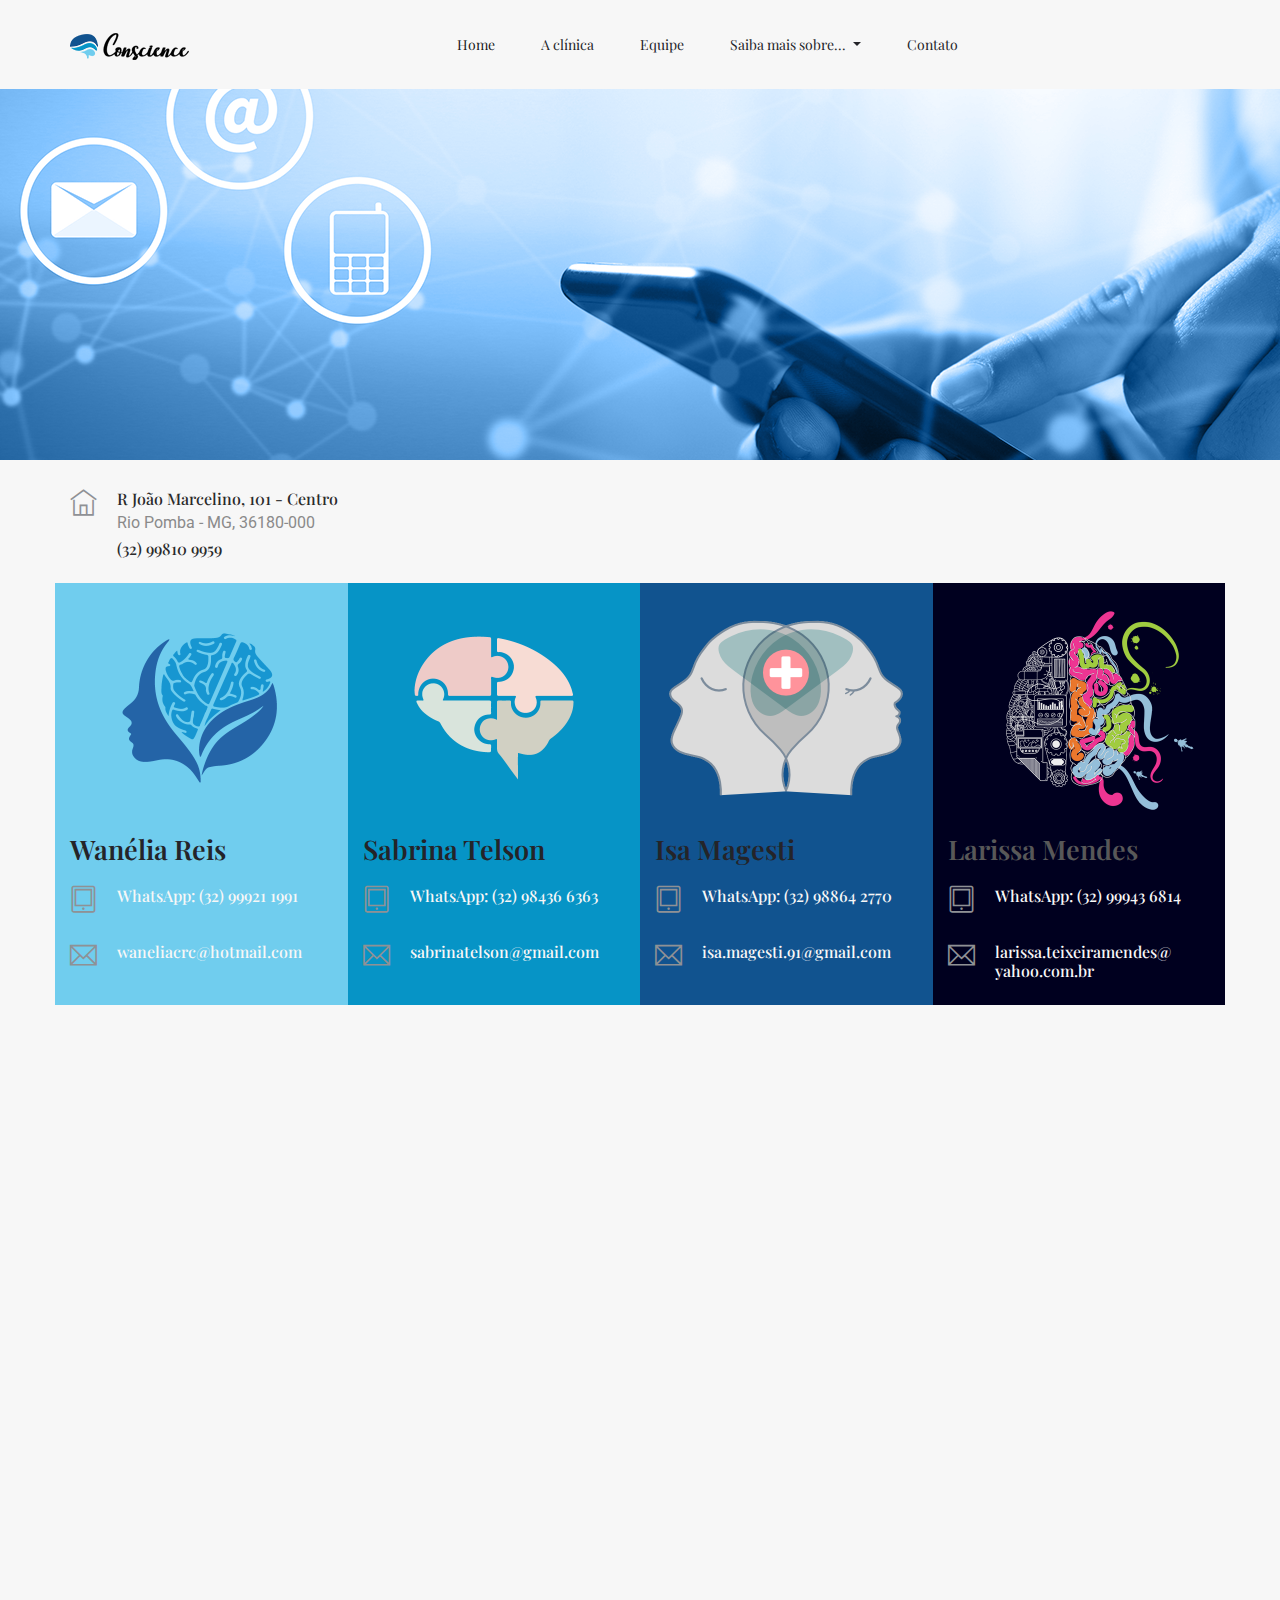
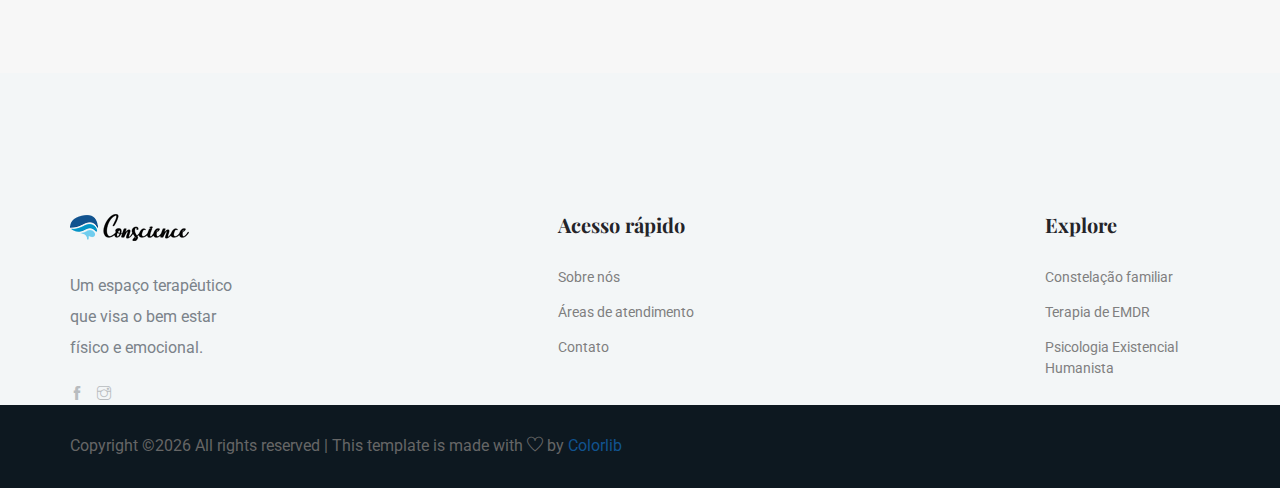
<file: contact.html>
<!doctype html>
<html lang="pt-br">

<head>
  <!-- Required meta tags -->
  <meta charset="utf-8">
  <meta name="viewport" content="width=device-width, initial-scale=1, shrink-to-fit=no">
  <title>Conscience - Contato</title>
  <link rel="icon" href="img/favicon.png">
  <!-- Bootstrap CSS -->
  <link rel="stylesheet" href="css/bootstrap.min.css">
  <!-- animate CSS -->
  <link rel="stylesheet" href="css/animate.css">
  <!-- owl carousel CSS -->
  <link rel="stylesheet" href="css/owl.carousel.min.css">
  <!-- themify CSS -->
  <link rel="stylesheet" href="css/themify-icons.css">
  <!-- flaticon CSS -->
  <link rel="stylesheet" href="css/flaticon.css">
  <!-- magnific popup CSS -->
  <link rel="stylesheet" href="css/magnific-popup.css">
  <!-- nice select CSS -->
  <link rel="stylesheet" href="css/nice-select.css">
  <!-- swiper CSS -->
  <link rel="stylesheet" href="css/slick.css">
  <!-- style CSS -->
  <link rel="stylesheet" href="css/style.css">
</head>

<body>
  <!--::header part start::-->
  <header class="main_menu">
    <div class="container">
      <div class="row align-items-center">
        <div class="col-lg-12">
          <nav class="navbar navbar-expand-lg navbar-light">
            <a class="navbar-brand" href="index.html"> <img src="img/logo.png" alt="logo"> </a>
            <button class="navbar-toggler" type="button" data-toggle="collapse"
                data-target="#navbarSupportedContent" aria-controls="navbarSupportedContent"
                aria-expanded="false" aria-label="Toggle navigation">
                <span class="navbar-toggler-icon"></span>
            </button>

            <div class="collapse navbar-collapse main-menu-item justify-content-center"
                id="navbarSupportedContent">
                <ul class="navbar-nav align-items-center">
                    <li class="nav-item active">
                        <a class="nav-link" href="index.html">Home</a>
                    </li>
                    <li class="nav-item">
                        <a class="nav-link" href="about.html">A clínica</a>
                    </li>
                    <li class="nav-item">
                        <a class="nav-link" href="team.html">Equipe</a>
                    </li>

                    <li class="nav-item dropdown">
                        <a class="nav-link dropdown-toggle" href="team.html" id="navbarDropdown"
                            role="button" data-toggle="dropdown" aria-haspopup="true" aria-expanded="false">
                            Saiba mais sobre...
                        </a>
                        <div class="dropdown-menu" aria-labelledby="navbarDropdown">
                            <a class="dropdown-item" href="constelacao.html">Constelação familiar</a>
                            <a class="dropdown-item" href="emdr.html">Terapia de EMDR</a>
                            <a class="dropdown-item" href="existencial.html">Psicologia Existencial Humanista</a>
                        </div>
                    </li>
                    <li class="nav-item">
                        <a class="nav-link" href="contact.html">Contato</a>
                    </li>
                </ul>
            </div>
          </nav>
        </div>
      </div>
    </div>
  </header>
  <!-- Header part end-->

  <!-- breadcrumb start-->
  <section class="breadcrumb_part contact_bg">
    <div class="container">
      <div class="row">
        <div class="col-lg-12">
          <div class="breadcrumb_iner">
            <div class="breadcrumb_iner_item">
            </div>
          </div>
        </div>
      </div>
    </div>
  </section>
  <!-- breadcrumb start-->

  <!-- ================ contact section start ================= -->
  <section class="contact-section">
    <div class="container">
    <div class="media contact-info">
        <span class="contact-info__icon"><i class="ti-home"></i></span>
        <div class="media-body">
            <a href='https://www.google.com/maps/search/?api=1&R.+João+Marcelino,+101+-+Rio+Pomba,+MG,+36180-000,+Brasil/@-21.2742126,-43.1832662'>
            <a href='https://maps.apple.com/?address=Rua%20Jo%C3%A3o%20Marcelino,%20101,%20Rio%20Pomba%20-%20MG,%2036180-000,%20Brazil&ll=-21.274598,-43.181055&q=Rua%20Jo%C3%A3o%20Marcelino,%20101&_ext=EiYpsODIa3JHNcAxk4IlxcqXRcA5tDV9syVFNcBBOcAV4o6WRcBQBA%3D%3D'>
            <h3>R João Marcelino, 101 - Centro</h3></a></a>
          <p>Rio Pomba - MG, 36180-000</p>
            <a href="tel:032998109959"><h3>(32) 99810 9959</h3></a>
        </div>
    </div>
      
      <div class="row">
        <div class="col-lg-3" style="background-color: #70cdee">
              <div class="section_tittle text-center" style="margin-bottom: 0">
                        <img src="img/wanelia_logo.png" alt="Nélia Condé" style="height: 250px">
                    </div>
            <h2 class="contact-title">Wanélia Reis</h2>
            <div class="media contact-info">
                <span class="contact-info__icon"><i class="ti-tablet"></i></span>
                <div class="media-body">
                    <a href="https://wa.me/5532999211991"><h3 style="color: #f7f7f7">WhatsApp: (32) 99921 1991</h3></a>
                </div>
            </div>
            <div class="media contact-info">
                <span class="contact-info__icon"><i class="ti-email"></i></span>
                <div class="media-body">
                    <h3 style="color: #f7f7f7;">waneliacrc@hotmail.com</h3>
                </div>
            </div>
        </div>
          <div class="col-lg-3" style="background-color: #0694C6">
              <div class="section_tittle text-center" style="margin-bottom: 0">
                        <img src="img/sabrina_logo.png" alt="Nélia Condé" style="height: 250px">
                    </div>
            <h2 class="contact-title">Sabrina Telson</h2>
            <div class="media contact-info">
                <span class="contact-info__icon"><i class="ti-tablet"></i></span>
                <div class="media-body">
                    <a href="https://wa.me/5532984366363"><h3 style="color: #f7f7f7">WhatsApp: (32) 98436 6363</h3></a>
                    <p></p>
                </div>
            </div>
            <div class="media contact-info">
                <span class="contact-info__icon"><i class="ti-email"></i></span>
                <div class="media-body">
                    <h3 style="color: #f7f7f7;">sabrinatelson@gmail.com</h3>
                </div>
            </div>
        </div>
          <div class="col-lg-3" style="background-color: #11538f">
            <div class="section_tittle text-center" style="margin-bottom: 0">
                        <img src="img/isa_logo.png" alt="Nélia Condé" style="height: 250px">
                    </div>
            <h2 class="contact-title">Isa Magesti</h2>
            <div class="media contact-info">
                <span class="contact-info__icon"><i class="ti-tablet"></i></span>
                <div class="media-body">
                    <a href="https://wa.me/55329988642770"><h3 style="color: #f7f7f7">WhatsApp: (32) 98864 2770</h3></a>
                </div>
            </div>
            <div class="media contact-info">
                <span class="contact-info__icon"><i class="ti-email"></i></span>
                <div class="media-body">
                    <h3 style="color: #f7f7f7;">isa.magesti.91@gmail.com</h3>
                </div>
            </div>
        </div>
		  <div class="col-lg-3" style="background-color: #00001f">
            <div class="section_tittle text-center" style="margin-bottom: 0">
                        <img src="img/larissa_logo.png" alt="Larissa Mendes" style="height: 250px">
                    </div>
            <h2 class="contact-title" style="color: #585858">Larissa Mendes</h2>
            <div class="media contact-info">
                <span class="contact-info__icon"><i class="ti-tablet"></i></span>
                <div class="media-body">
                    <a href="https://wa.me/5532999436814"><h3 style="color: #f7f7f7">WhatsApp: (32) 99943 6814</h3></a>
                    <p></p>
                </div>
            </div>
            <div class="media contact-info">
                <span class="contact-info__icon"><i class="ti-email"></i></span>
                <div class="media-body">
                    <h3 style="color: #f7f7f7;">larissa.teixeiramendes@<br>yahoo.com.br</h3>
                </div>
            </div>
        </div>
      </div>
        <div class="d-none d-sm-block mb-5 pb-4 padding_top">
        <div id="map" class="map-responsive"></div>
        <iframe src="https://www.google.com/maps/embed?pb=!1m18!1m12!1m3!1d3717.930649194794!2d-43.18326618506324!3d-21.27421258586587!2m3!1f0!2f0!3f0!3m2!1i1024!2i768!4f13.1!3m3!1m2!1s0x0%3A0x2a892150fa4aa1!2sConscience!5e0!3m2!1spt-PT!2sde!4v1574179170558!5m2!1spt-PT!2sde" width="100%" height="450" frameborder="0" style="border:0;" allowfullscreen=""></iframe>
        </div>
    </div>
  </section>
  <!-- ================ contact section end ================= -->

    <!-- footer part start-->
    <footer class="footer-area">
        <div class="footer padding_top">
            <div class="container">
                <div class="row justify-content-between">
                    <div class="col-xl-2 col-md-4 col-sm-6 single-footer-widget">
                        <a href="index.html" class="footer_logo"> <img src="img/logo.png" alt="#"> </a>
                        <p>Um espaço terapêutico que visa o bem estar físico e emocional.</p>
                        <div class="social_logo">
                            <a href="https://fb.me/clinicaconscience"><i class="ti-facebook"></i></a>
                            <a href="https://www.instagram.com/clinicaconscience/"><i class="ti-instagram"></i></a>
                        </div>
                    </div>
                    <div class="col-xl-2 col-sm-6 col-md-4 single-footer-widget">
                        <h4>Acesso rápido</h4>
                        <ul>
                            <li><a href="about.html">Sobre nós</a></li>
                            <li><a href="team.html">Áreas de atendimento</a></li>
                            <li><a href="contact.html">Contato</a></li>
                        </ul>
                    </div>
                    <div class="col-xl-2 col-sm-6 col-md-4 single-footer-widget">
                        <h4>Explore</h4>
                        <ul>
                            <li><a href="constelacao.html">Constelação familiar</a></li>
                            <li><a href="emdr.html">Terapia de EMDR</a></li>
                            <li><a href="existencial.html">Psicologia Existencial Humanista</a></li>
                        </ul>
                    </div>
                </div>
            </div>
        </div>

        <div class="copyright_part">
            <div class="container">
                <div class="row align-items-center">
                    <p class="footer-text m-0 col-lg-8 col-md-12"><!-- Link back to Colorlib can't be removed. Template is licensed under CC BY 3.0. -->
Copyright &copy;<script>document.write(new Date().getFullYear());</script> All rights reserved | This template is made with <i class="ti-heart" aria-hidden="true"></i> by <a href="https://colorlib.com" target="_blank" rel="noopener">Colorlib</a>
<!-- Link back to Colorlib can't be removed. Template is licensed under CC BY 3.0. -->
</p>
                </div>
            </div>
        </div>
    </footer>

    <!-- footer part end-->

  <!-- jquery plugins here-->

  <script src="js/jquery-1.12.1.min.js"></script>
  <!-- popper js -->
  <script src="js/popper.min.js"></script>
  <!-- bootstrap js -->
  <script src="js/bootstrap.min.js"></script>
  <!-- owl carousel js -->
  <script src="js/owl.carousel.min.js"></script>
  <script src="js/jquery.nice-select.min.js"></script>
  <!-- contact js -->
  <script src="js/jquery.ajaxchimp.min.js"></script>
  <script src="js/jquery.form.js"></script>
  <script src="js/jquery.validate.min.js"></script>
  <script src="js/mail-script.js"></script>
  <script src="js/contact.js"></script>
  <!-- custom js -->
  <script src="js/custom.js"></script>
</body>

</html>
</file>
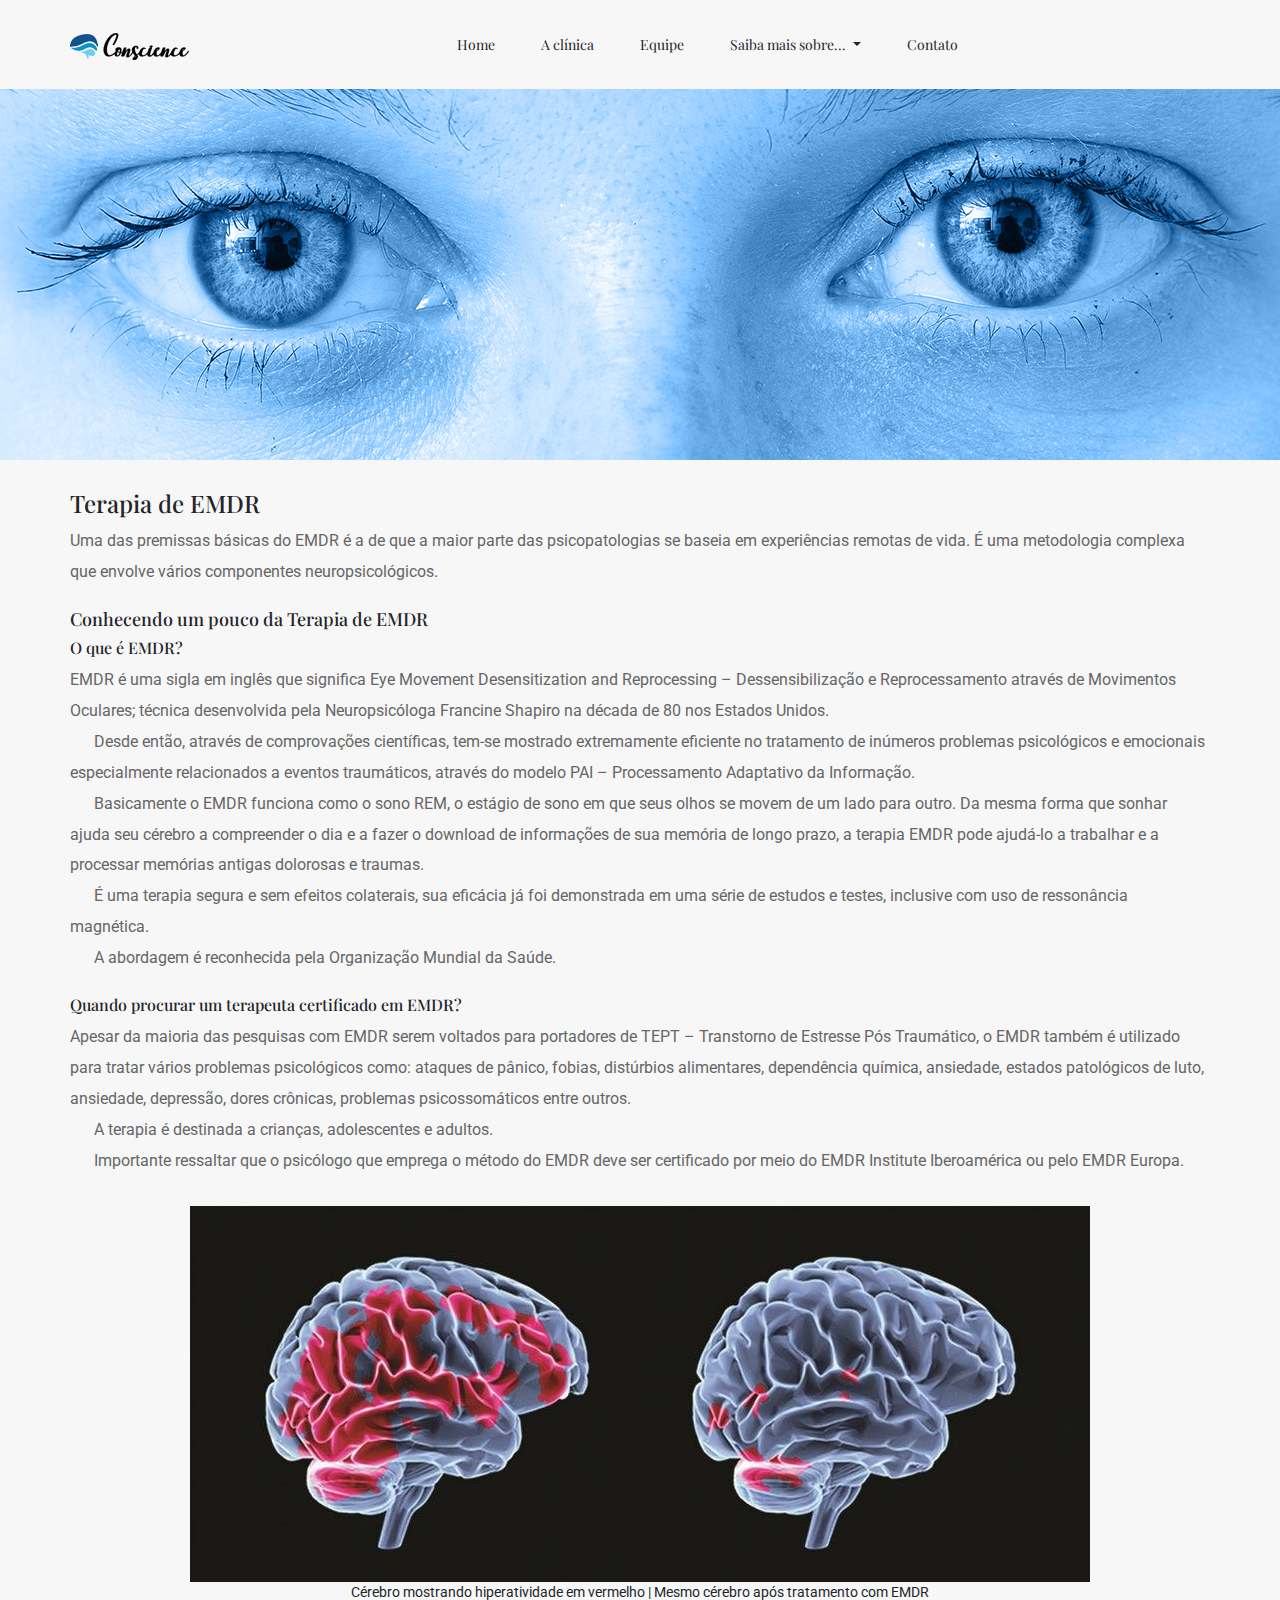
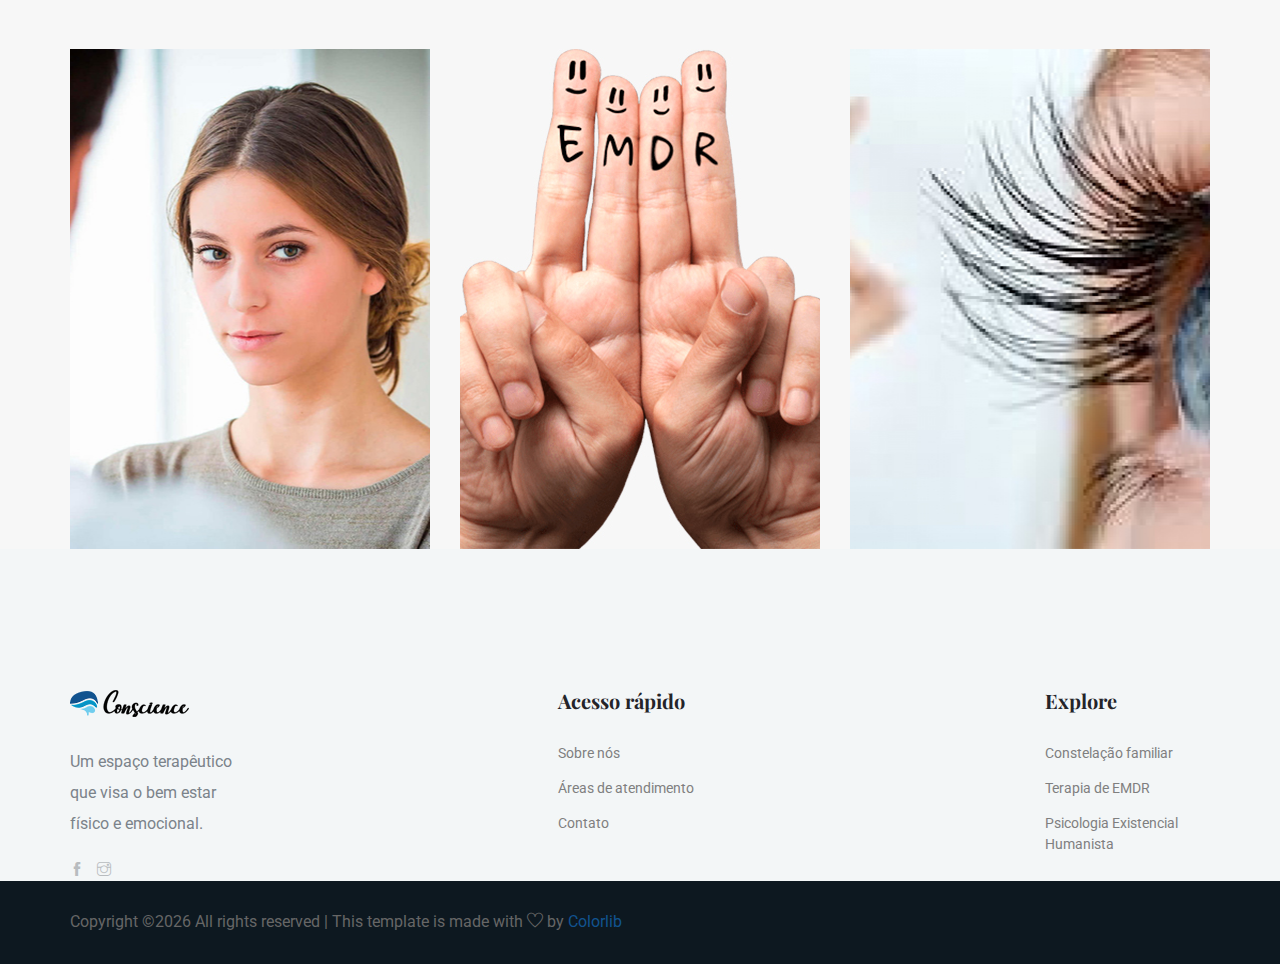
<file: emdr.html>
<!doctype html>
<html lang="pt-br">

<head>
    <!-- Required meta tags -->
    <meta charset="utf-8">
    <meta name="viewport" content="width=device-width, initial-scale=1, shrink-to-fit=no">
    <meta name="description" content="Um dos serviços oferecidos é a terapia de EMDR (Eye Movement Desensitization and Reprocessing) , saiba mais sobre essa abordagem" />
    <meta name="keywords" content="EMDR, trauma, psicopatologia" />
    <meta name="robots" content="index, follow" />
    <meta name="googlebot" content="index, follow" />
    <title>Conscience - Terapia de EMDR</title>
    <link rel="icon" href="img/favicon.png">
    <!-- Bootstrap CSS -->
    <link rel="stylesheet" href="css/bootstrap.min.css">
    <!-- animate CSS -->
    <link rel="stylesheet" href="css/animate.css">
    <!-- owl carousel CSS -->
    <link rel="stylesheet" href="css/owl.carousel.min.css">
    <!-- themify CSS -->
    <link rel="stylesheet" href="css/themify-icons.css">
    <!-- flaticon CSS -->
    <link rel="stylesheet" href="css/flaticon.css">
    <!-- magnific popup CSS -->
    <link rel="stylesheet" href="css/magnific-popup.css">
    <!-- nice select CSS -->
    <link rel="stylesheet" href="css/nice-select.css">
    <!-- swiper CSS -->
    <link rel="stylesheet" href="css/slick.css">
    <!-- style CSS -->
    <link rel="stylesheet" href="css/style.css">
</head>

<body>
  <!--::header part start::-->
  <header class="main_menu">
    <div class="container">
      <div class="row align-items-center">
        <div class="col-lg-12">
          <nav class="navbar navbar-expand-lg navbar-light">
            <a class="navbar-brand" href="index.html"> <img src="img/logo.png" alt="logo"> </a>
            <button class="navbar-toggler" type="button" data-toggle="collapse"
                data-target="#navbarSupportedContent" aria-controls="navbarSupportedContent"
                aria-expanded="false" aria-label="Toggle navigation">
                <span class="navbar-toggler-icon"></span>
            </button>

            <div class="collapse navbar-collapse main-menu-item justify-content-center"
                id="navbarSupportedContent">
                <ul class="navbar-nav align-items-center">
                    <li class="nav-item active">
                        <a class="nav-link" href="index.html">Home</a>
                    </li>
                    <li class="nav-item">
                        <a class="nav-link" href="about.html">A clínica</a>
                    </li>
                    <li class="nav-item">
                        <a class="nav-link" href="team.html">Equipe</a>
                    </li>

                    <li class="nav-item dropdown">
                        <a class="nav-link dropdown-toggle" href="team.html" id="navbarDropdown"
                            role="button" data-toggle="dropdown" aria-haspopup="true" aria-expanded="false">
                            Saiba mais sobre...
                        </a>
                        <div class="dropdown-menu" aria-labelledby="navbarDropdown">
                            <a class="dropdown-item" href="constelacao.html">Constelação familiar</a>
                            <a class="dropdown-item" href="emdr.html">Terapia de EMDR</a>
                            <a class="dropdown-item" href="existencial.html">Psicologia Existencial Humanista</a>
                        </div>
                    </li>
                    <li class="nav-item">
                        <a class="nav-link" href="contact.html">Contato</a>
                    </li>
                </ul>
            </div>
          </nav>
        </div>
      </div>
    </div>
  </header>
  <!-- Header part end-->
    
    <!-- breadcrumb start-->
    <section class="breadcrumb_part emdr_bg">
        <div class="container">
            <div class="row">
                <div class="col-lg-12">
                    <div class="breadcrumb_iner">
                    </div>
                </div>
            </div>
        </div>
    </section>
    <!-- breadcrumb end-->

    <!-- main text start -->
    <div class="whole-wrap">
        <div class="container box_1170">
            <h3>Terapia de EMDR</h3>
            <p>Uma das premissas básicas do EMDR é a de que a maior parte das psicopatologias se baseia em experiências remotas de vida. É uma metodologia complexa que envolve vários componentes neuropsicológicos.</p>
            <br>
            <h4>Conhecendo um pouco da Terapia de EMDR</h4>
            <h5>O que é EMDR?</h5>  
            <p>EMDR é uma sigla em inglês que significa Eye Movement Desensitization and Reprocessing – Dessensibilização e Reprocessamento através de Movimentos Oculares; técnica desenvolvida pela Neuropsicóloga Francine Shapiro na década de 80 nos Estados Unidos.</p>
            <p>Desde então, através de comprovações científicas, tem-se mostrado extremamente eficiente no tratamento de inúmeros problemas psicológicos e emocionais especialmente relacionados a eventos traumáticos, através do modelo PAI – Processamento Adaptativo da Informação.</p>
            <p>Basicamente o EMDR funciona como o sono REM, o estágio de sono em que seus olhos se movem de um lado para outro. Da mesma forma que sonhar ajuda seu cérebro a compreender o dia e a fazer o download de informações de sua memória de longo prazo, a terapia EMDR pode ajudá-lo a trabalhar e a processar memórias antigas dolorosas e traumas.</p>
            <p>É uma terapia segura e sem efeitos colaterais, sua eficácia já foi demonstrada em uma série de estudos e testes, inclusive com uso de ressonância magnética.</p>
            <p>A abordagem é reconhecida pela Organização Mundial da Saúde.</p>
            <br>
            <h5>Quando procurar um terapeuta certificado em EMDR?</h5>
            <p>Apesar da maioria das pesquisas com EMDR serem voltados para portadores de TEPT – Transtorno de Estresse Pós Traumático, o EMDR também é utilizado para tratar vários problemas psicológicos como: ataques de pânico, fobias, distúrbios alimentares, dependência química, ansiedade, estados patológicos de luto, ansiedade, depressão, dores crônicas, problemas psicossomáticos entre outros.</p>
            <p>A terapia é destinada a crianças, adolescentes e adultos.</p>
            <p>Importante ressaltar que o psicólogo que emprega o método do EMDR deve ser certificado por meio do EMDR Institute Iberoamérica ou pelo EMDR Europa.</p>
            <figure class="feature-image text-center" style="padding-top: 30px">
                <img class="img-fluid" src="img/emdr.jpg" alt="emdr">
                <figcaption>Cérebro mostrando hiperatividade em vermelho    |    Mesmo cérebro após tratamento com EMDR</figcaption>
            </figure>
            <div class="row gallery-item">
                <div class="col-md-4">
                    <a href="img/emdr1.jpg" class="img-pop-up">
                        <div class="single-gallery-image" style="background: url(img/emdr1.jpg);"></div>
                    </a>
                </div>
                <div class="col-md-4">
                    <a href="img/emdr2.jpg" class="img-pop-up">
                        <div class="single-gallery-image" style="background: url(img/emdr2.jpg);"></div>
                    </a>
                </div>
                <div class="col-md-4">
                    <a href="img/emdr3.jpg" class="img-pop-up">
                        <div class="single-gallery-image" style="background: url(img/emdr3.jpg);"></div>
                    </a>
                </div>
            </div>
        </div>
    </div>
    <!-- main text end -->

    <!-- footer part start-->
    <footer class="footer-area">
        <div class="footer padding_top">
            <div class="container">
                <div class="row justify-content-between">
                    <div class="col-xl-2 col-md-4 col-sm-6 single-footer-widget">
                        <a href="index.html" class="footer_logo"> <img src="img/logo.png" alt="#"> </a>
                        <p>Um espaço terapêutico que visa o bem estar físico e emocional.</p>
                        <div class="social_logo">
                            <a href="https://fb.me/clinicaconscience"><i class="ti-facebook"></i></a>
                            <a href="https://www.instagram.com/clinicaconscience/"><i class="ti-instagram"></i></a>
                        </div>
                    </div>
                    <div class="col-xl-2 col-sm-6 col-md-4 single-footer-widget">
                        <h4>Acesso rápido</h4>
                        <ul>
                            <li><a href="about.html">Sobre nós</a></li>
                            <li><a href="team.html">Áreas de atendimento</a></li>
                            <li><a href="contact.html">Contato</a></li>
                        </ul>
                    </div>
                    <div class="col-xl-2 col-sm-6 col-md-4 single-footer-widget">
                        <h4>Explore</h4>
                        <ul>
                            <li><a href="constelacao.html">Constelação familiar</a></li>
                            <li><a href="emdr.html">Terapia de EMDR</a></li>
                            <li><a href="existencial.html">Psicologia Existencial Humanista</a></li>
                        </ul>
                    </div>
                </div>
            </div>
        </div>

        <div class="copyright_part">
            <div class="container">
                <div class="row align-items-center">
                    <p class="footer-text m-0 col-lg-8 col-md-12"><!-- Link back to Colorlib can't be removed. Template is licensed under CC BY 3.0. -->
Copyright &copy;<script>document.write(new Date().getFullYear());</script> All rights reserved | This template is made with <i class="ti-heart" aria-hidden="true"></i> by <a href="https://colorlib.com" target="_blank" rel="noopener">Colorlib</a>
<!-- Link back to Colorlib can't be removed. Template is licensed under CC BY 3.0. -->
</p>
                </div>
            </div>
        </div>
    </footer>

    <!-- footer part end-->

    <!-- jquery plugins here-->

    <script src="js/jquery-1.12.1.min.js"></script>
    <!-- popper js -->
    <script src="js/popper.min.js"></script>
    <!-- bootstrap js -->
    <script src="js/bootstrap.min.js"></script>
    <!-- owl carousel js -->
    <script src="js/owl.carousel.min.js"></script>
    <script src="js/jquery.nice-select.min.js"></script>
    <!-- contact js -->
    <script src="js/jquery.ajaxchimp.min.js"></script>
    <script src="js/jquery.form.js"></script>
    <script src="js/jquery.validate.min.js"></script>
    <script src="js/mail-script.js"></script>
    <script src="js/contact.js"></script>
    <!-- custom js -->
    <script src="js/custom.js"></script>
</body>

</html>
</file>
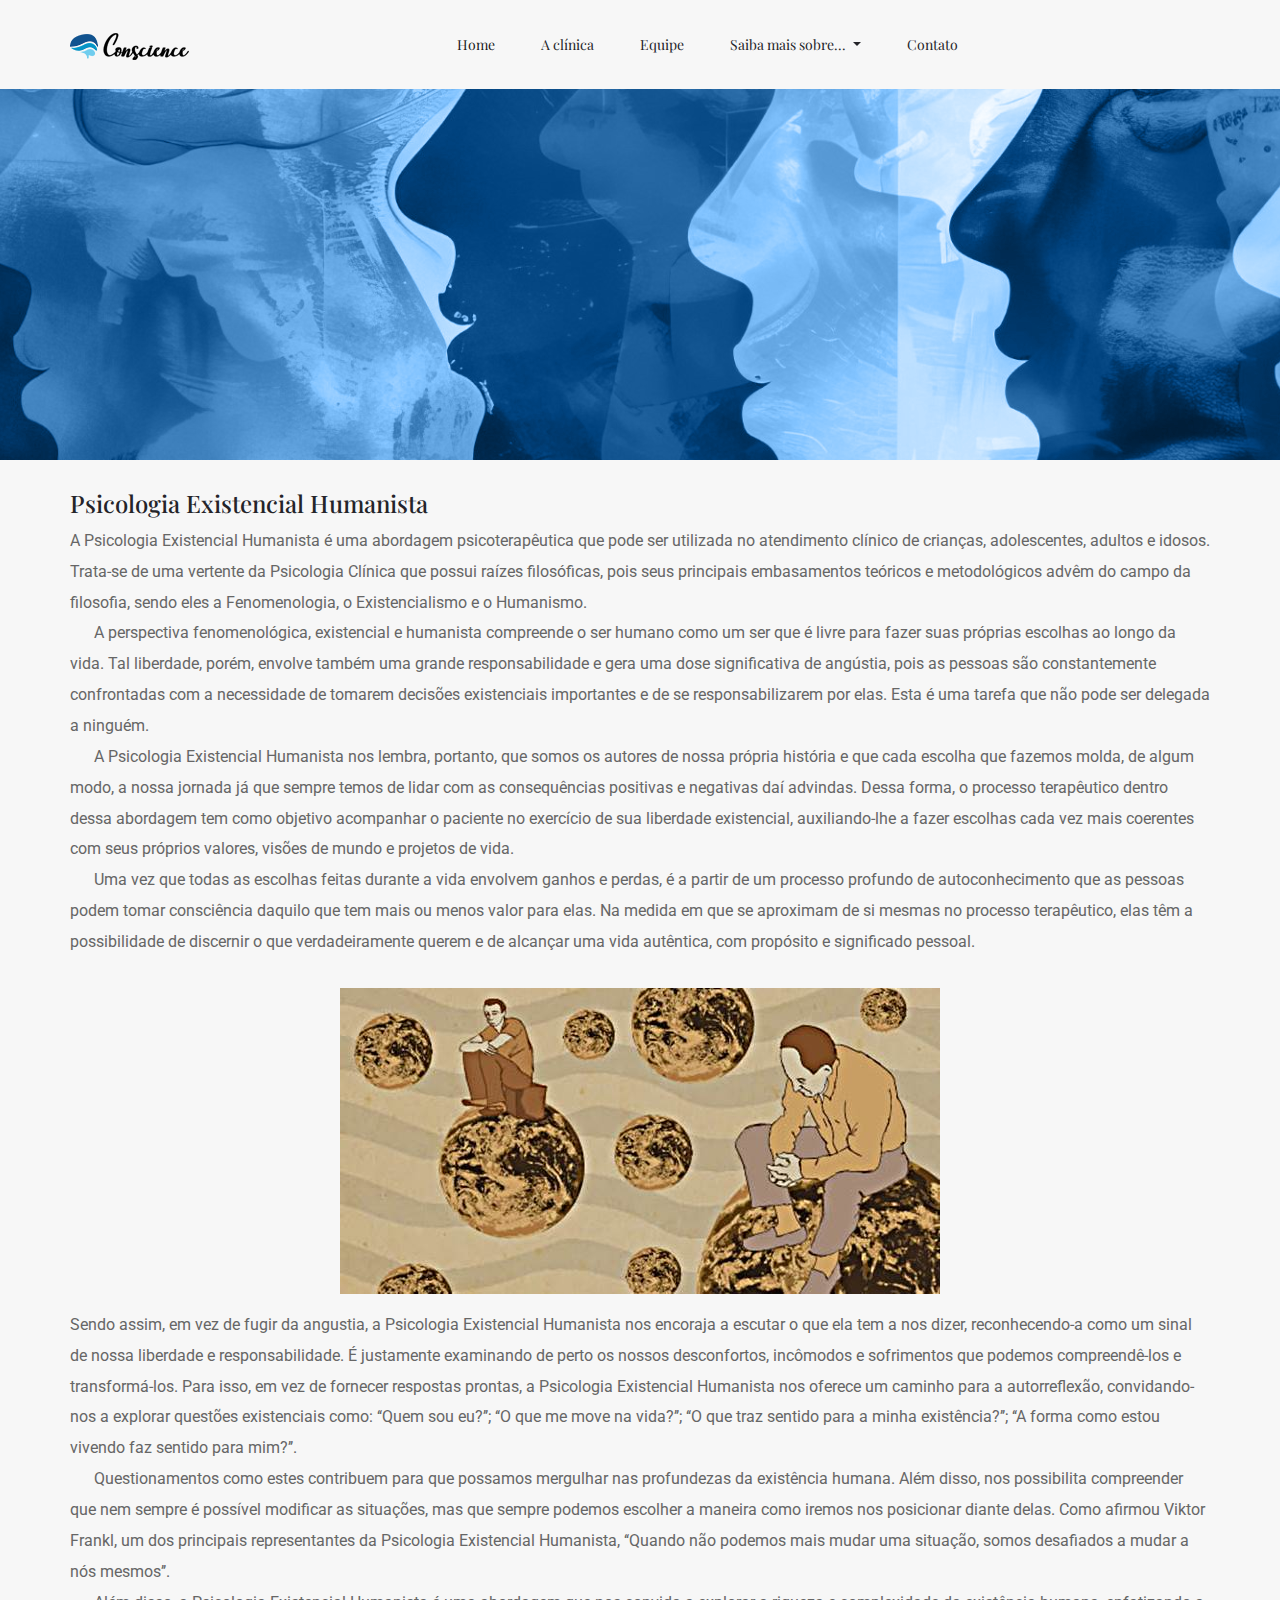
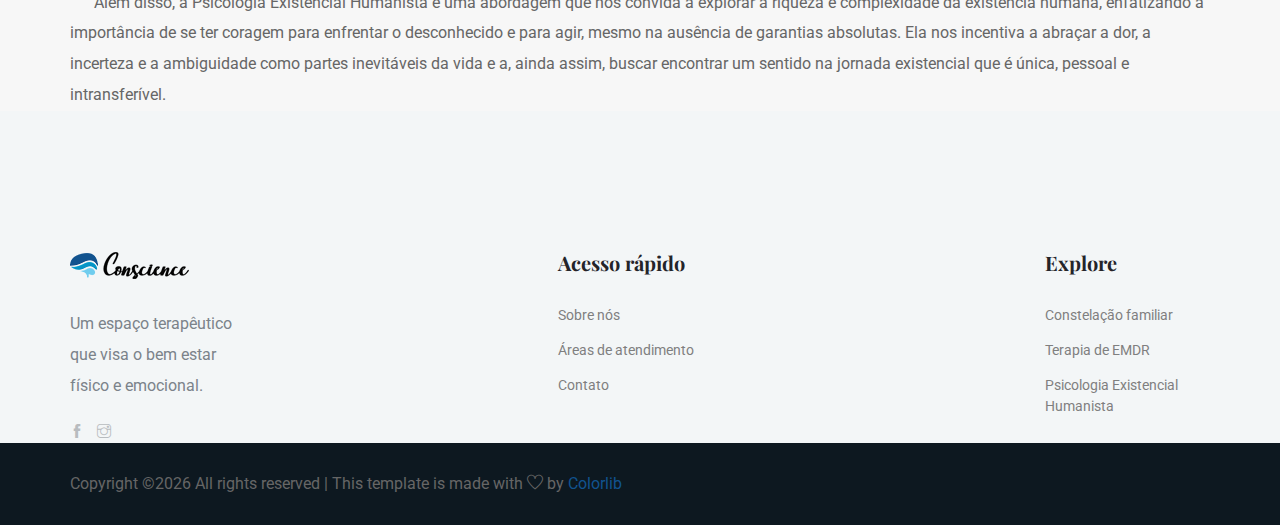
<file: existencial.html>
<!doctype html>
<html lang="pt-br">

<head>
    <!-- Required meta tags -->
    <meta charset="utf-8">
    <meta name="viewport" content="width=device-width, initial-scale=1, shrink-to-fit=no">
    <meta name="description" content="Um dos serviços oferecidos é Psicologia Existencial Humanista, saiba mais sobre essa abordagem" />
    <meta name="keywords" content="psicologia existencial humanista" />
    <meta name="robots" content="index, follow" />
    <meta name="googlebot" content="index, follow" />
    <title>Conscience - Psicologia Existencial Humanista</title>
    <link rel="icon" href="img/favicon.png">
    <!-- Bootstrap CSS -->
    <link rel="stylesheet" href="css/bootstrap.min.css">
    <!-- animate CSS -->
    <link rel="stylesheet" href="css/animate.css">
    <!-- owl carousel CSS -->
    <link rel="stylesheet" href="css/owl.carousel.min.css">
    <!-- themify CSS -->
    <link rel="stylesheet" href="css/themify-icons.css">
    <!-- flaticon CSS -->
    <link rel="stylesheet" href="css/flaticon.css">
    <!-- magnific popup CSS -->
    <link rel="stylesheet" href="css/magnific-popup.css">
    <!-- nice select CSS -->
    <link rel="stylesheet" href="css/nice-select.css">
    <!-- swiper CSS -->
    <link rel="stylesheet" href="css/slick.css">
    <!-- style CSS -->
    <link rel="stylesheet" href="css/style.css">
</head>

<body>
  <!--::header part start::-->
  <header class="main_menu">
    <div class="container">
      <div class="row align-items-center">
        <div class="col-lg-12">
          <nav class="navbar navbar-expand-lg navbar-light">
            <a class="navbar-brand" href="index.html"> <img src="img/logo.png" alt="logo"> </a>
            <button class="navbar-toggler" type="button" data-toggle="collapse"
                data-target="#navbarSupportedContent" aria-controls="navbarSupportedContent"
                aria-expanded="false" aria-label="Toggle navigation">
                <span class="navbar-toggler-icon"></span>
            </button>

            <div class="collapse navbar-collapse main-menu-item justify-content-center"
                id="navbarSupportedContent">
                <ul class="navbar-nav align-items-center">
                    <li class="nav-item active">
                        <a class="nav-link" href="index.html">Home</a>
                    </li>
                    <li class="nav-item">
                        <a class="nav-link" href="about.html">A clínica</a>
                    </li>
                    <li class="nav-item">
                        <a class="nav-link" href="team.html">Equipe</a>
                    </li>

                    <li class="nav-item dropdown">
                        <a class="nav-link dropdown-toggle" href="team.html" id="navbarDropdown"
                            role="button" data-toggle="dropdown" aria-haspopup="true" aria-expanded="false">
                            Saiba mais sobre...
                        </a>
                        <div class="dropdown-menu" aria-labelledby="navbarDropdown">
                            <a class="dropdown-item" href="constelacao.html">Constelação familiar</a>
                            <a class="dropdown-item" href="emdr.html">Terapia de EMDR</a>
                            <a class="dropdown-item" href="existencial.html">Psicologia Existencial Humanista</a>
                        </div>
                    </li>
                    <li class="nav-item">
                        <a class="nav-link" href="contact.html">Contato</a>
                    </li>
                </ul>
            </div>
          </nav>
        </div>
      </div>
    </div>
  </header>
  <!-- Header part end-->
    
    <!-- breadcrumb start-->
    <section class="breadcrumb_part existencial_bg">
        <div class="container">
            <div class="row">
                <div class="col-lg-12">
                    <div class="breadcrumb_iner">
                    </div>
                </div>
            </div>
        </div>
    </section>
    <!-- breadcrumb end-->

    <!-- main text start -->
    <div class="whole-wrap">
        <div class="container box_1170">
            <h3>Psicologia Existencial Humanista</h3>
            <p>A Psicologia Existencial Humanista é uma abordagem psicoterapêutica que pode ser utilizada no atendimento clínico de crianças, adolescentes, adultos e idosos. Trata-se de uma vertente da Psicologia Clínica que possui raízes filosóficas, pois seus principais embasamentos teóricos e metodológicos advêm do campo da filosofia, sendo eles a Fenomenologia, o Existencialismo e o Humanismo.</p>
            <p>A perspectiva fenomenológica, existencial e humanista compreende o ser humano como um ser que é livre para fazer suas próprias escolhas ao longo da vida. Tal liberdade, porém, envolve também uma grande responsabilidade e gera uma dose significativa de angústia, pois as pessoas são constantemente confrontadas com a necessidade de tomarem decisões existenciais importantes e de se responsabilizarem por elas. Esta é uma tarefa que não pode ser delegada a ninguém.</p>
            <p>A Psicologia Existencial Humanista nos lembra, portanto, que somos os autores de nossa própria história e que cada escolha que fazemos molda, de algum modo, a nossa jornada já que sempre temos de lidar com as consequências positivas e negativas daí advindas. Dessa forma, o processo terapêutico dentro dessa abordagem tem como objetivo acompanhar o paciente no exercício de sua liberdade existencial, auxiliando-lhe a fazer escolhas cada vez mais coerentes com seus próprios valores, visões de mundo e projetos de vida.</p>
            <p>Uma vez que todas as escolhas feitas durante a vida envolvem ganhos e perdas, é a partir de um processo profundo de autoconhecimento que as pessoas podem tomar consciência daquilo que tem mais ou menos valor para elas. Na medida em que se aproximam de si mesmas no processo terapêutico, elas têm a possibilidade de discernir o que verdadeiramente querem e de alcançar uma vida autêntica, com propósito e significado pessoal.</p>
            <figure class="feature-image text-center" style="padding-top: 30px">
                <img class="img-fluid" src="img/psicologia-existencial.jpg" alt="psicologia existencial">
            </figure>
            <p>Sendo assim, em vez de fugir da angustia, a Psicologia Existencial Humanista nos encoraja a escutar o que ela tem a nos dizer, reconhecendo-a como um sinal de nossa liberdade e responsabilidade. É justamente examinando de perto os nossos desconfortos, incômodos e sofrimentos que podemos compreendê-los e transformá-los. Para isso, em vez de fornecer respostas prontas, a Psicologia Existencial Humanista nos oferece um caminho para a autorreflexão, convidando-nos a explorar questões existenciais como: ‘‘Quem sou eu?’’; ‘‘O que me move na vida?’’; ‘‘O que traz sentido para a minha existência?’’; ‘‘A forma como estou vivendo faz sentido para mim?’’.</p>
            <p>Questionamentos como estes contribuem para que possamos mergulhar nas profundezas da existência humana. Além disso, nos possibilita compreender que nem sempre é possível modificar as situações, mas que sempre podemos escolher a maneira como iremos nos posicionar diante delas. Como afirmou Viktor Frankl, um dos principais representantes da Psicologia Existencial Humanista, ‘‘Quando não podemos mais mudar uma situação, somos desafiados a mudar a nós mesmos’’.</p>
            <p>Além disso, a Psicologia Existencial Humanista é uma abordagem que nos convida a explorar a riqueza e complexidade da existência humana, enfatizando a importância de se ter coragem para enfrentar o desconhecido e para agir, mesmo na ausência de garantias absolutas. Ela nos incentiva a abraçar a dor, a incerteza e a ambiguidade como partes inevitáveis da vida e a, ainda assim, buscar encontrar um sentido na jornada existencial que é única, pessoal e intransferível.</p>
        </div>
    </div>
    <!-- main text end -->

    <!-- footer part start-->
    <footer class="footer-area">
        <div class="footer padding_top">
            <div class="container">
                <div class="row justify-content-between">
                    <div class="col-xl-2 col-md-4 col-sm-6 single-footer-widget">
                        <a href="index.html" class="footer_logo"> <img src="img/logo.png" alt="#"> </a>
                        <p>Um espaço terapêutico que visa o bem estar físico e emocional.</p>
                        <div class="social_logo">
                            <a href="https://fb.me/clinicaconscience"><i class="ti-facebook"></i></a>
                            <a href="https://www.instagram.com/clinicaconscience/"><i class="ti-instagram"></i></a>
                        </div>
                    </div>
                    <div class="col-xl-2 col-sm-6 col-md-4 single-footer-widget">
                        <h4>Acesso rápido</h4>
                        <ul>
                            <li><a href="about.html">Sobre nós</a></li>
                            <li><a href="team.html">Áreas de atendimento</a></li>
                            <li><a href="contact.html">Contato</a></li>
                        </ul>
                    </div>
                    <div class="col-xl-2 col-sm-6 col-md-4 single-footer-widget">
                        <h4>Explore</h4>
                        <ul>
                            <li><a href="constelacao.html">Constelação familiar</a></li>
                            <li><a href="emdr.html">Terapia de EMDR</a></li>
                            <li><a href="existencial.html">Psicologia Existencial Humanista</a></li>
                        </ul>
                    </div>
                </div>
            </div>
        </div>

        <div class="copyright_part">
            <div class="container">
                <div class="row align-items-center">
                    <p class="footer-text m-0 col-lg-8 col-md-12"><!-- Link back to Colorlib can't be removed. Template is licensed under CC BY 3.0. -->
Copyright &copy;<script>document.write(new Date().getFullYear());</script> All rights reserved | This template is made with <i class="ti-heart" aria-hidden="true"></i> by <a href="https://colorlib.com" target="_blank" rel="noopener">Colorlib</a>
<!-- Link back to Colorlib can't be removed. Template is licensed under CC BY 3.0. -->
</p>
                </div>
            </div>
        </div>
    </footer>

    <!-- footer part end-->

    <!-- jquery plugins here-->

    <script src="js/jquery-1.12.1.min.js"></script>
    <!-- popper js -->
    <script src="js/popper.min.js"></script>
    <!-- bootstrap js -->
    <script src="js/bootstrap.min.js"></script>
    <!-- owl carousel js -->
    <script src="js/owl.carousel.min.js"></script>
    <script src="js/jquery.nice-select.min.js"></script>
    <!-- contact js -->
    <script src="js/jquery.ajaxchimp.min.js"></script>
    <script src="js/jquery.form.js"></script>
    <script src="js/jquery.validate.min.js"></script>
    <script src="js/mail-script.js"></script>
    <script src="js/contact.js"></script>
    <!-- custom js -->
    <script src="js/custom.js"></script>
</body>

</html>
</file>
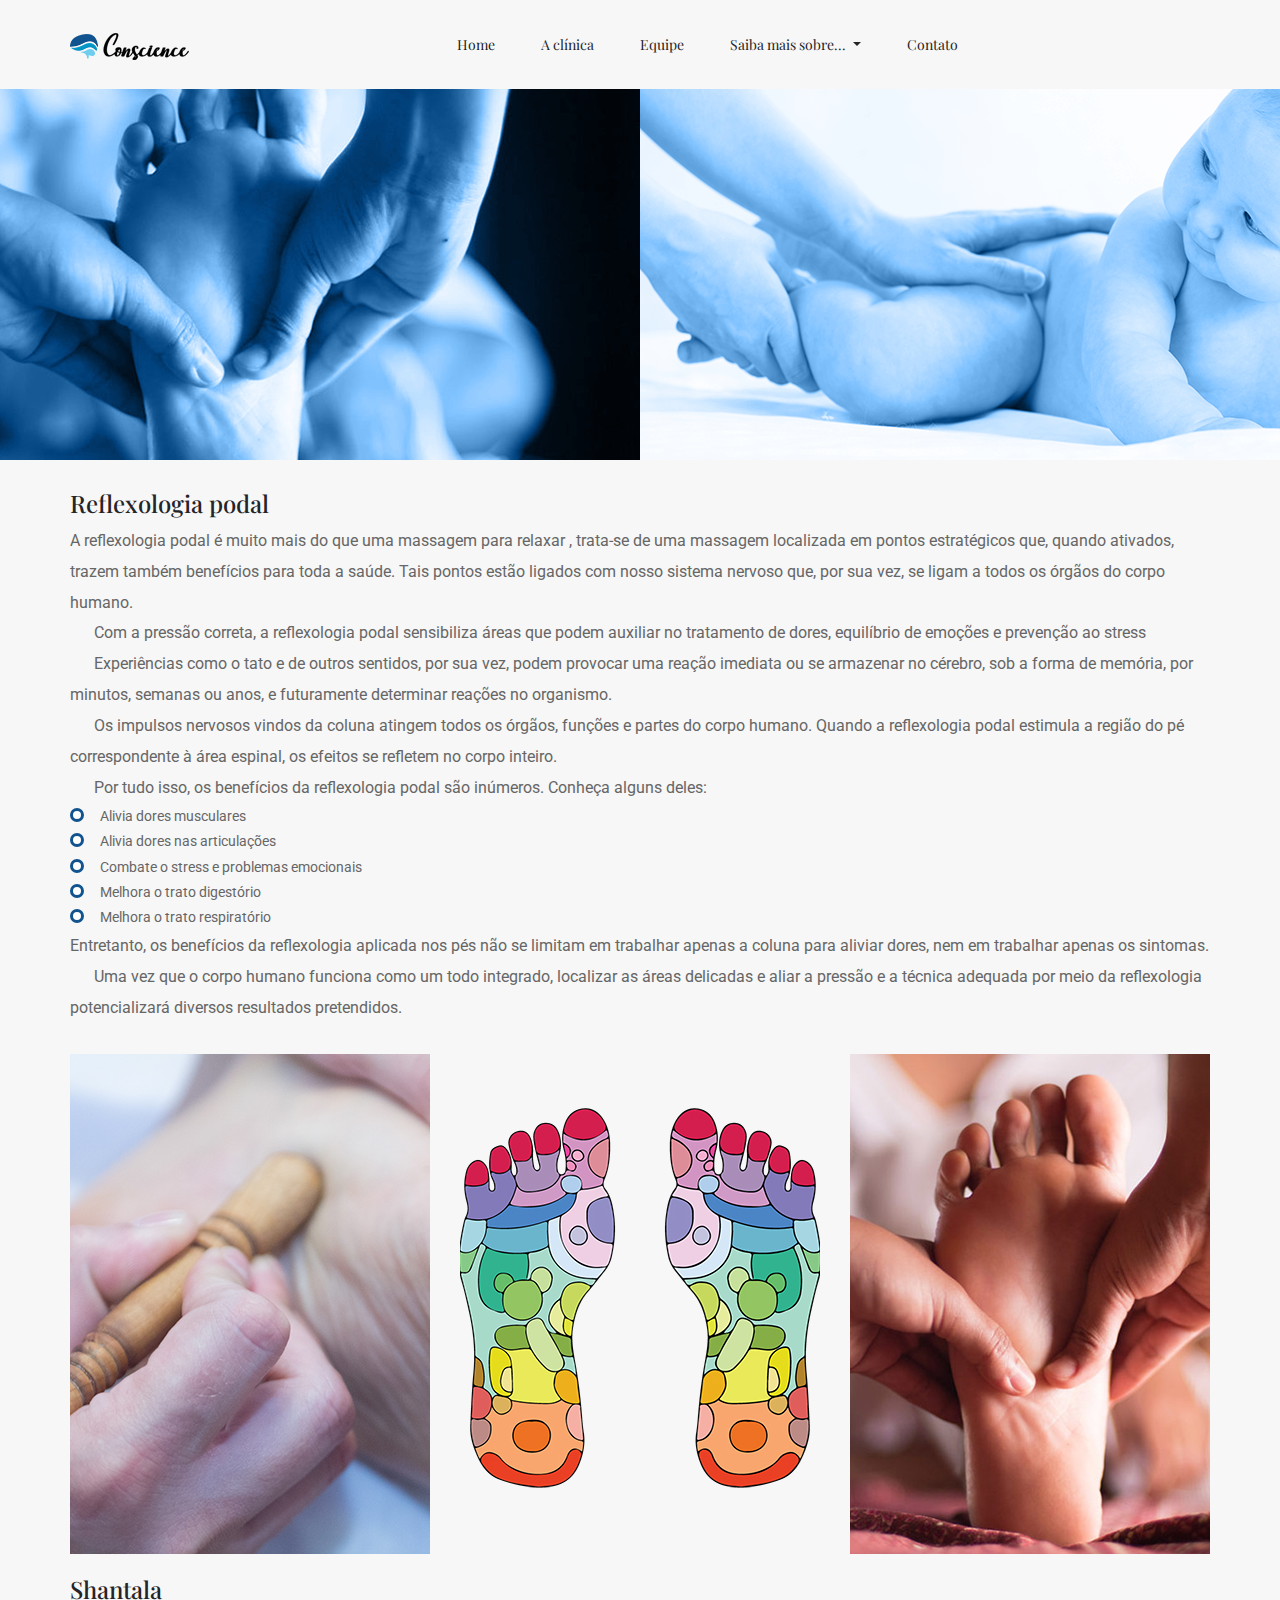
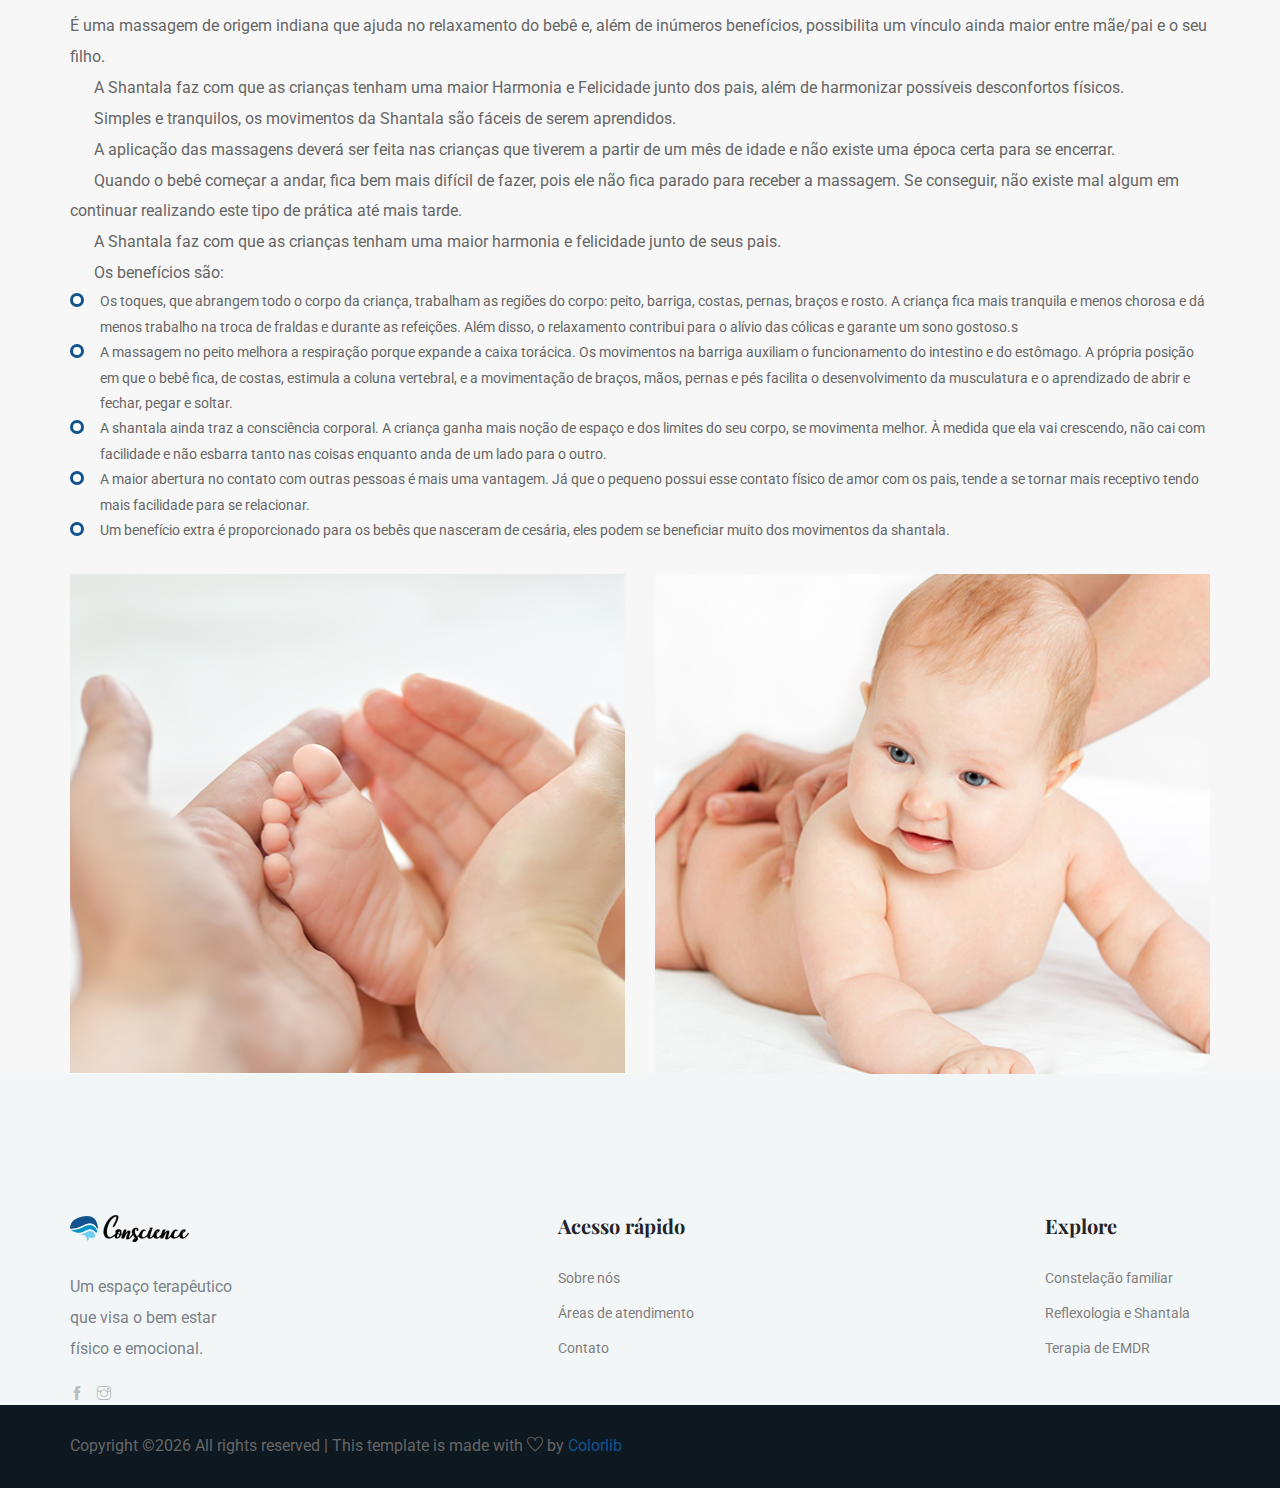
<file: reflexologia.html>
<!doctype html>
<html lang="pt-br">

<head>
    <!-- Required meta tags -->
    <meta charset="utf-8">
    <meta name="viewport" content="width=device-width, initial-scale=1, shrink-to-fit=no">
    <meta name="description" content="Um dos serviços oferecidos é a reflexologia podal e shantala, saiba mais sobre essa abordagem" />
    <meta name="keywords" content="shantala, reflexologia podal, terapia holística" />
    <meta name="robots" content="index, follow" />
    <meta name="googlebot" content="index, follow" />
    <title>Conscience - Reflexologia podal e Shantala</title>
    <link rel="icon" href="img/favicon.png">
    <!-- Bootstrap CSS -->
    <link rel="stylesheet" href="css/bootstrap.min.css">
    <!-- animate CSS -->
    <link rel="stylesheet" href="css/animate.css">
    <!-- owl carousel CSS -->
    <link rel="stylesheet" href="css/owl.carousel.min.css">
    <!-- themify CSS -->
    <link rel="stylesheet" href="css/themify-icons.css">
    <!-- flaticon CSS -->
    <link rel="stylesheet" href="css/flaticon.css">
    <!-- magnific popup CSS -->
    <link rel="stylesheet" href="css/magnific-popup.css">
    <!-- nice select CSS -->
    <link rel="stylesheet" href="css/nice-select.css">
    <!-- swiper CSS -->
    <link rel="stylesheet" href="css/slick.css">
    <!-- style CSS -->
    <link rel="stylesheet" href="css/style.css">
</head>

<body>
  <!--::header part start::-->
  <header class="main_menu">
    <div class="container">
      <div class="row align-items-center">
        <div class="col-lg-12">
          <nav class="navbar navbar-expand-lg navbar-light">
            <a class="navbar-brand" href="index.html"> <img src="img/logo.png" alt="logo"> </a>
            <button class="navbar-toggler" type="button" data-toggle="collapse"
                data-target="#navbarSupportedContent" aria-controls="navbarSupportedContent"
                aria-expanded="false" aria-label="Toggle navigation">
                <span class="navbar-toggler-icon"></span>
            </button>

            <div class="collapse navbar-collapse main-menu-item justify-content-center"
                id="navbarSupportedContent">
                <ul class="navbar-nav align-items-center">
                    <li class="nav-item active">
                        <a class="nav-link" href="index.html">Home</a>
                    </li>
                    <li class="nav-item">
                        <a class="nav-link" href="about.html">A clínica</a>
                    </li>
                    <li class="nav-item">
                        <a class="nav-link" href="team.html">Equipe</a>
                    </li>

                    <li class="nav-item dropdown">
                        <a class="nav-link dropdown-toggle" href="team.html" id="navbarDropdown"
                            role="button" data-toggle="dropdown" aria-haspopup="true" aria-expanded="false">
                            Saiba mais sobre...
                        </a>
                        <div class="dropdown-menu" aria-labelledby="navbarDropdown">
                            <a class="dropdown-item" href="constelacao.html">Constelação familiar</a>
                            <a class="dropdown-item" href="reflexologia.html">Reflexologia e Shantala</a>
                            <a class="dropdown-item" href="emdr.html">Terapia de EMDR</a>
                        </div>
                    </li>
                    <li class="nav-item">
                        <a class="nav-link" href="contact.html">Contato</a>
                    </li>
                </ul>
            </div>
          </nav>
        </div>
      </div>
    </div>
  </header>
  <!-- Header part end-->
    
    <!-- breadcrumb start-->
    <section class="breadcrumb_part reflex_bg">
        <div class="container">
            <div class="row">
                <div class="col-lg-12">
                    <div class="breadcrumb_iner">
                    </div>
                </div>
            </div>
        </div>
    </section>
    <!-- breadcrumb end-->

    <!-- main text start -->
    <div class="whole-wrap">
        <div class="container box_1170">
            <h3>Reflexologia podal</h3>
            <p>A reflexologia podal é muito mais do que uma massagem para relaxar , trata-se de uma massagem localizada em pontos estratégicos que, quando ativados, trazem também benefícios para toda a saúde. Tais pontos estão ligados com nosso sistema nervoso que, por sua vez, se ligam a todos os órgãos do corpo humano. </p>
            <p>Com a pressão correta, a reflexologia podal sensibiliza áreas que podem auxiliar no tratamento de dores, equilíbrio de emoções e prevenção ao stress </p>
            <p>Experiências como o tato e de outros sentidos, por sua vez, podem provocar uma reação imediata ou se armazenar no cérebro, sob a forma de memória, por minutos, semanas ou anos, e futuramente determinar reações no organismo.</p>
            <p>Os impulsos nervosos vindos da coluna atingem todos os órgãos, funções e partes do corpo humano. Quando a reflexologia podal estimula a região do pé correspondente à área espinal, os efeitos se refletem no corpo inteiro. </p>
            <p>Por tudo isso, os benefícios da reflexologia podal são inúmeros. Conheça alguns deles:</p>
            <ul class="unordered-list">
                <li>Alivia dores musculares</li>
                <li>Alivia dores nas articulações</li>
                <li>Combate o stress e problemas emocionais</li>
                <li>Melhora o trato digestório</li>
                <li>Melhora o trato respiratório</li>
            </ul>
            <p>Entretanto, os benefícios da reflexologia aplicada nos pés não se limitam em trabalhar apenas a coluna para aliviar dores, nem em trabalhar apenas os sintomas.</p>
            <p>Uma vez que o corpo humano funciona como um todo integrado, localizar as áreas delicadas e aliar a pressão e a técnica adequada por meio da reflexologia potencializará diversos resultados pretendidos.</p>
            <div class="row gallery-item">
                <div class="col-md-4">
                    <a href="img/reflex1.jpg" class="img-pop-up">
                        <div class="single-gallery-image" style="background: url(img/reflex1.jpg);"></div>
                    </a>
                </div>
                <div class="col-md-4">
                    <a href="img/reflex2.jpg" class="img-pop-up">
                        <div class="single-gallery-image" style="background: url(img/reflex2.jpg);"></div>
                    </a>
                </div>
                <div class="col-md-4">
                    <a href="img/reflex3.jpg" class="img-pop-up">
                        <div class="single-gallery-image" style="background: url(img/reflex3.jpg);"></div>
                    </a>
                </div>
            </div>
            <br>
            <h3>Shantala</h3>
            <p>É uma massagem de origem indiana que ajuda no relaxamento do bebê e, além de inúmeros benefícios, possibilita um vínculo ainda maior entre mãe/pai e o seu filho.</p>
            <p>A Shantala faz com que as crianças tenham uma maior Harmonia e Felicidade junto dos pais, além de harmonizar possíveis desconfortos físicos.</p>
            <p>Simples e tranquilos, os movimentos da Shantala são fáceis de serem aprendidos.</p>
            <p>A aplicação das massagens deverá ser feita nas crianças que tiverem a partir de um mês de idade e não existe uma época certa para se encerrar.</p>
            <p>Quando o bebê começar a andar, fica bem mais difícil de fazer, pois ele não fica parado para receber a massagem. Se conseguir, não existe mal algum em continuar realizando este tipo de prática até mais tarde.</p>
            <p>A Shantala faz com que as crianças tenham uma maior harmonia e felicidade junto de seus pais. </p>
            <p>Os benefícios são:</p>
            <ul class="unordered-list">
                <li>Os toques, que abrangem todo o corpo da criança, trabalham as regiões do corpo: peito, barriga, costas, pernas, braços e rosto. A criança fica mais tranquila e menos chorosa e dá menos trabalho na troca de fraldas e durante as refeições. Além disso, o relaxamento contribui para o alívio das cólicas e garante um sono gostoso.s</li>
                <li>A massagem no peito melhora a respiração porque expande a caixa torácica. Os movimentos na barriga auxiliam o funcionamento do intestino e do estômago. A própria posição em que o bebê fica, de costas, estimula a coluna vertebral, e a movimentação de braços, mãos, pernas e pés facilita o desenvolvimento da musculatura e o aprendizado de abrir e fechar, pegar e soltar.</li>
                <li>A shantala ainda traz a consciência corporal. A criança ganha mais noção de espaço e dos limites do seu corpo, se movimenta melhor. À medida que ela vai crescendo, não cai com facilidade e não esbarra tanto nas coisas enquanto anda de um lado para o outro.</li>
                <li>A maior abertura no contato com outras pessoas é mais uma vantagem. Já que o pequeno possui esse contato físico de amor com os pais, tende a se tornar mais receptivo tendo mais facilidade para se relacionar.</li>
                <li>Um benefício extra é proporcionado para os bebês que nasceram de cesária, eles podem se beneficiar muito dos movimentos da shantala.</li>
            </ul>
            <div class="row gallery-item">
                <div class="col-md-6">
                    <a href="img/reflex4.jpg" class="img-pop-up">
                        <div class="single-gallery-image" style="background: url(img/reflex4.jpg);"></div>
                    </a>
                </div>
                <div class="col-md-6">
                    <a href="img/reflex5.jpg" class="img-pop-up">
                        <div class="single-gallery-image" style="background: url(img/reflex5.jpg);"></div>
                    </a>
                </div>
            </div>
        </div>
    </div>
    <!-- main text end -->

    <!-- footer part start-->
    <footer class="footer-area">
        <div class="footer padding_top">
            <div class="container">
                <div class="row justify-content-between">
                    <div class="col-xl-2 col-md-4 col-sm-6 single-footer-widget">
                        <a href="index.html" class="footer_logo"> <img src="img/logo.png" alt="#"> </a>
                        <p>Um espaço terapêutico que visa o bem estar físico e emocional.</p>
                        <div class="social_logo">
                            <a href="https://fb.me/clinicaconscience"><i class="ti-facebook"></i></a>
                            <a href="https://www.instagram.com/clinicaconscience/"><i class="ti-instagram"></i></a>
                        </div>
                    </div>
                    <div class="col-xl-2 col-sm-6 col-md-4 single-footer-widget">
                        <h4>Acesso rápido</h4>
                        <ul>
                            <li><a href="about.html">Sobre nós</a></li>
                            <li><a href="team.html">Áreas de atendimento</a></li>
                            <li><a href="contact.html">Contato</a></li>
                        </ul>
                    </div>
                    <div class="col-xl-2 col-sm-6 col-md-4 single-footer-widget">
                        <h4>Explore</h4>
                        <ul>
                            <li><a href="constelacao.html">Constelação familiar</a></li>
                            <li><a href="reflexologia.html">Reflexologia e Shantala</a></li>
                            <li><a href="emdr.html">Terapia de EMDR</a></li>
                        </ul>
                    </div>
                </div>
            </div>
        </div>

        <div class="copyright_part">
            <div class="container">
                <div class="row align-items-center">
                    <p class="footer-text m-0 col-lg-8 col-md-12"><!-- Link back to Colorlib can't be removed. Template is licensed under CC BY 3.0. -->
Copyright &copy;<script>document.write(new Date().getFullYear());</script> All rights reserved | This template is made with <i class="ti-heart" aria-hidden="true"></i> by <a href="https://colorlib.com" target="_blank" rel="noopener">Colorlib</a>
<!-- Link back to Colorlib can't be removed. Template is licensed under CC BY 3.0. -->
</p>
                </div>
            </div>
        </div>
    </footer>

    <!-- footer part end-->

    <!-- jquery plugins here-->

    <script src="js/jquery-1.12.1.min.js"></script>
    <!-- popper js -->
    <script src="js/popper.min.js"></script>
    <!-- bootstrap js -->
    <script src="js/bootstrap.min.js"></script>
    <!-- owl carousel js -->
    <script src="js/owl.carousel.min.js"></script>
    <script src="js/jquery.nice-select.min.js"></script>
    <!-- contact js -->
    <script src="js/jquery.ajaxchimp.min.js"></script>
    <script src="js/jquery.form.js"></script>
    <script src="js/jquery.validate.min.js"></script>
    <script src="js/mail-script.js"></script>
    <script src="js/contact.js"></script>
    <!-- custom js -->
    <script src="js/custom.js"></script>
</body>

</html>
</file>
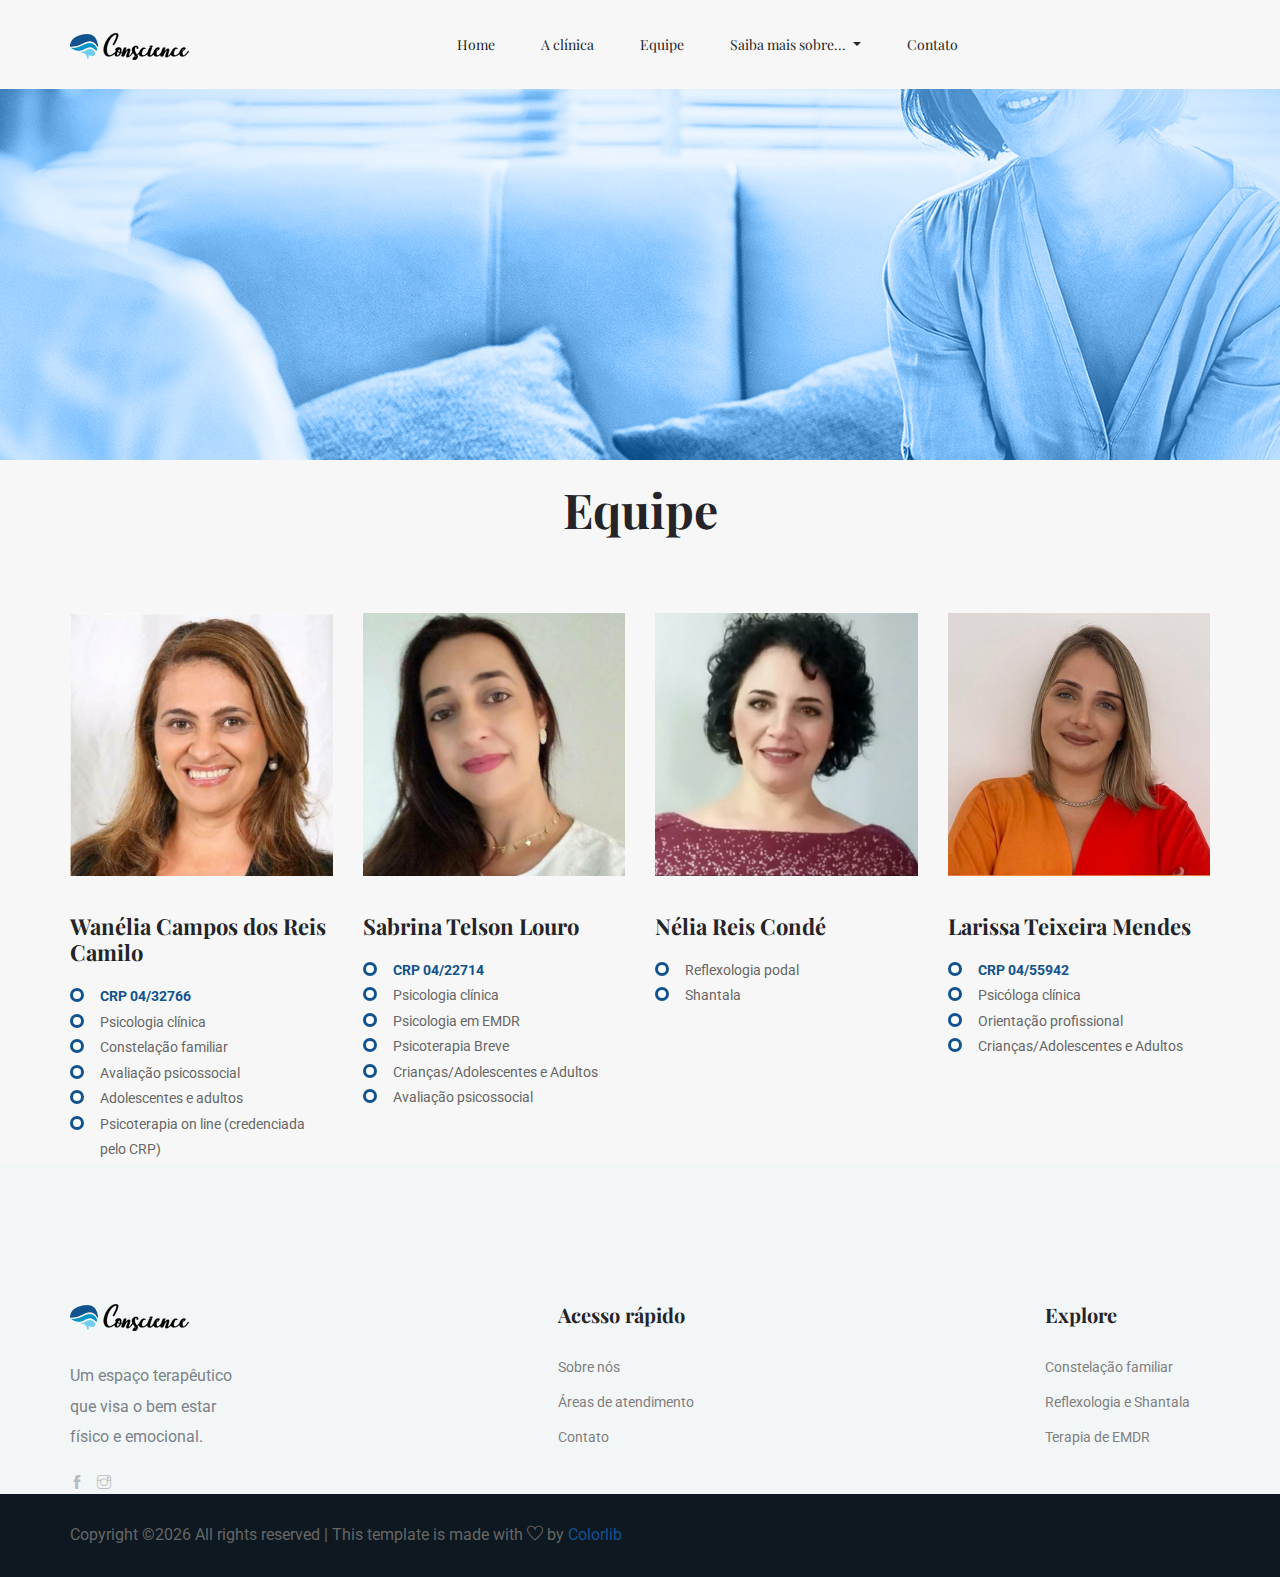
<file: team.html>
<!doctype html>
<html lang="pt-br">

<head>
    <!-- Required meta tags -->
    <meta charset="utf-8">
    <meta name="viewport" content="width=device-width, initial-scale=1, shrink-to-fit=no">
    <meta name="keywords" content="wanélia reis, sabrina telson, nelia condé, serviços" />
    <meta name="robots" content="index, follow" />
    <meta name="googlebot" content="index, follow" />
    <title>Conscience - Equipe</title>
    <link rel="icon" href="img/favicon.png">
    <!-- Bootstrap CSS -->
    <link rel="stylesheet" href="css/bootstrap.min.css">
    <!-- animate CSS -->
    <link rel="stylesheet" href="css/animate.css">
    <!-- owl carousel CSS -->
    <link rel="stylesheet" href="css/owl.carousel.min.css">
    <!-- themify CSS -->
    <link rel="stylesheet" href="css/themify-icons.css">
    <!-- flaticon CSS -->
    <link rel="stylesheet" href="css/flaticon.css">
    <!-- magnific popup CSS -->
    <link rel="stylesheet" href="css/magnific-popup.css">
    <!-- nice select CSS -->
    <link rel="stylesheet" href="css/nice-select.css">
    <!-- swiper CSS -->
    <link rel="stylesheet" href="css/slick.css">
    <!-- style CSS -->
    <link rel="stylesheet" href="css/style.css">
</head>

<body>
 <!--::header part start::-->
  <header class="main_menu">
    <div class="container">
      <div class="row align-items-center">
        <div class="col-lg-12">
          <nav class="navbar navbar-expand-lg navbar-light">
            <a class="navbar-brand" href="index.html"> <img src="img/logo.png" alt="logo"> </a>
            <button class="navbar-toggler" type="button" data-toggle="collapse"
                data-target="#navbarSupportedContent" aria-controls="navbarSupportedContent"
                aria-expanded="false" aria-label="Toggle navigation">
                <span class="navbar-toggler-icon"></span>
            </button>

            <div class="collapse navbar-collapse main-menu-item justify-content-center"
                id="navbarSupportedContent">
                <ul class="navbar-nav align-items-center">
                    <li class="nav-item active">
                        <a class="nav-link" href="index.html">Home</a>
                    </li>
                    <li class="nav-item">
                        <a class="nav-link" href="about.html">A clínica</a>
                    </li>
                    <li class="nav-item">
                        <a class="nav-link" href="team.html">Equipe</a>
                    </li>

                    <li class="nav-item dropdown">
                        <a class="nav-link dropdown-toggle" href="team.html" id="navbarDropdown"
                            role="button" data-toggle="dropdown" aria-haspopup="true" aria-expanded="false">
                            Saiba mais sobre...
                        </a>
                        <div class="dropdown-menu" aria-labelledby="navbarDropdown">
                            <a class="dropdown-item" href="constelacao.html">Constelação familiar</a>
                            <a class="dropdown-item" href="reflexologia.html">Reflexologia e Shantala</a>
                            <a class="dropdown-item" href="emdr.html">Terapia de EMDR</a>
                        </div>
                    </li>
                    <li class="nav-item">
                        <a class="nav-link" href="contact.html">Contato</a>
                    </li>
                </ul>
            </div>
          </nav>
        </div>
      </div>
    </div>
  </header>
  <!-- Header part end-->

    <!-- breadcrumb start-->
    <section class="breadcrumb_part equipe_bg">
        <div class="container">
            <div class="row">
                <div class="col-lg-12">
                    <div class="breadcrumb_iner">
                    </div>
                </div>
            </div>
        </div>
    </section>
    <!-- breadcrumb start-->

<!--::doctor_part start::-->
    <section class="doctor_part">
        <div class="container">
            <div class="row justify-content-center">
                <div class="col-xl-8">
                    <div class="section_tittle text-center">
                        <h2>Equipe</h2>
                    </div>
                </div>
            </div>
            <div class="row">
                <div class="col-sm-6 col-lg-3">
                    <div class="single_blog_item">
                        <div class="single_blog_img">
                            <img src="img/doctor/wanelia.jpg" alt="Wanélia Camilo">
                        </div>
                        <div class="single_text">
                            <div class="single_blog_text">
                                <h3>Wanélia Campos dos Reis Camilo</h3>
                                <ul class="unordered-list">
                                    <li><b>CRP 04/32766</b></li>
                                    <li>Psicologia clínica</li>
                                    <li>Constelação familiar</li>
                                    <li>Avaliação psicossocial</li>
                                    <li>Adolescentes e adultos</li>
                                    <li>Psicoterapia on line (credenciada pelo CRP)</li>
                                </ul>
                            </div>
                        </div>
                    </div>
                </div>
                <div class="col-sm-6 col-lg-3">
                    <div class="single_blog_item">
                        <div class="single_blog_img">
                            <img src="img/doctor/sabrina.jpg" alt="Sabrina Louro">
                        </div>
                        <div class="single_text">
                            <div class="single_blog_text">
                                <h3>Sabrina Telson Louro</h3>
                                    <ul class="unordered-list">
                                    <li><b>CRP 04/22714</b></li>
                                    <li>Psicologia clínica</li>
                                    <li>Psicologia em EMDR</li>
                                    <li>Psicoterapia Breve</li>
                                    <li>Crianças/Adolescentes e Adultos</li>
                                    <li>Avaliação psicossocial</li>
                                </ul>
                            </div>
                        </div>
                    </div>
                </div>
                <div class="col-sm-6 col-lg-3">
                    <div class="single_blog_item">
                        <div class="single_blog_img">
                            <img src="img/doctor/nelia.jpg" alt="Nélia Condé">
                        </div>
                        <div class="single_text">
                            <div class="single_blog_text">
                              <h3>Nélia Reis Condé</h3>
                                <ul class="unordered-list">
                                    <li>Reflexologia podal</li>
                                    <li>Shantala</li>
                                </ul>
                            </div>
                        </div>
                    </div>
                </div>
				<div class="col-sm-6 col-lg-3">
                    <div class="single_blog_item">
                        <div class="single_blog_img">
                            <img src="img/doctor/larissa.jpg" alt="Larissa Mendes">
                        </div>
                        <div class="single_text">
                            <div class="single_blog_text">
                              <h3>Larissa Teixeira Mendes</h3>
                                <ul class="unordered-list">
									<li><b>CRP 04/55942</b></li>
                                    <li>Psicóloga clínica</li>
                                    <li>Orientação profissional</li>
									<li>Crianças/Adolescentes e Adultos</li>
                                </ul>
                            </div>
                        </div>
                    </div>
                </div>
            </div>
        </div>
    </section>
    <!--::doctor_part end::-->

    <!-- footer part start-->
    <footer class="footer-area">
        <div class="footer padding_top">
            <div class="container">
                <div class="row justify-content-between">
                    <div class="col-xl-2 col-md-4 col-sm-6 single-footer-widget">
                        <a href="index.html" class="footer_logo"> <img src="img/logo.png" alt="#"> </a>
                        <p>Um espaço terapêutico que visa o bem estar físico e emocional.</p>
                        <div class="social_logo">
                            <a href="https://fb.me/clinicaconscience"><i class="ti-facebook"></i></a>
                            <a href="https://www.instagram.com/clinicaconscience/"><i class="ti-instagram"></i></a>
                        </div>
                    </div>
                    <div class="col-xl-2 col-sm-6 col-md-4 single-footer-widget">
                        <h4>Acesso rápido</h4>
                        <ul>
                            <li><a href="about.html">Sobre nós</a></li>
                            <li><a href="team.html">Áreas de atendimento</a></li>
                            <li><a href="contact.html">Contato</a></li>
                        </ul>
                    </div>
                    <div class="col-xl-2 col-sm-6 col-md-4 single-footer-widget">
                        <h4>Explore</h4>
                        <ul>
                            <li><a href="constelacao.html">Constelação familiar</a></li>
                            <li><a href="reflexologia.html">Reflexologia e Shantala</a></li>
                            <li><a href="emdr.html">Terapia de EMDR</a></li>
                        </ul>
                    </div>
                </div>
            </div>
        </div>

        <div class="copyright_part">
            <div class="container">
                <div class="row align-items-center">
                    <p class="footer-text m-0 col-lg-8 col-md-12"><!-- Link back to Colorlib can't be removed. Template is licensed under CC BY 3.0. -->
Copyright &copy;<script>document.write(new Date().getFullYear());</script> All rights reserved | This template is made with <i class="ti-heart" aria-hidden="true"></i> by <a href="https://colorlib.com" target="_blank" rel="noopener">Colorlib</a>
<!-- Link back to Colorlib can't be removed. Template is licensed under CC BY 3.0. -->
</p>
                </div>
            </div>
        </div>
    </footer>

    <!-- footer part end-->
    <!-- jquery plugins here-->

    <script src="js/jquery-1.12.1.min.js"></script>
    <!-- popper js -->
    <script src="js/popper.min.js"></script>
    <!-- bootstrap js -->
    <script src="js/bootstrap.min.js"></script>
    <!-- owl carousel js -->
    <script src="js/owl.carousel.min.js"></script>
    <script src="js/jquery.nice-select.min.js"></script>
    <!-- contact js -->
    <script src="js/jquery.ajaxchimp.min.js"></script>
    <script src="js/jquery.form.js"></script>
    <script src="js/jquery.validate.min.js"></script>
    <script src="js/mail-script.js"></script>
    <script src="js/contact.js"></script>
    <!-- custom js -->
    <script src="js/custom.js"></script>
</body>

</html>
</file>
<file: css/themify-icons.css>
@font-face {
	font-family: 'themify';
	src:url('../fonts/themify.eot?-fvbane');
	src:url('../fonts/themify.eot?#iefix-fvbane') format('embedded-opentype'),
		url('../fonts/themify.woff?-fvbane') format('woff'),
		url('../fonts/themify.ttf?-fvbane') format('truetype'),
		url('../fonts/themify.svg?-fvbane#themify') format('svg');
	font-weight: normal;
	font-style: normal;
}

[class^="ti-"], [class*=" ti-"] {
	font-family: 'themify';
	speak: none;
	font-style: normal;
	font-weight: normal;
	font-variant: normal;
	text-transform: none;
	line-height: 1;

	/* Better Font Rendering =========== */
	-webkit-font-smoothing: antialiased;
	-moz-osx-font-smoothing: grayscale;
}

.ti-wand:before {
	content: "\e600";
}
.ti-volume:before {
	content: "\e601";
}
.ti-user:before {
	content: "\e602";
}
.ti-unlock:before {
	content: "\e603";
}
.ti-unlink:before {
	content: "\e604";
}
.ti-trash:before {
	content: "\e605";
}
.ti-thought:before {
	content: "\e606";
}
.ti-target:before {
	content: "\e607";
}
.ti-tag:before {
	content: "\e608";
}
.ti-tablet:before {
	content: "\e609";
}
.ti-star:before {
	content: "\e60a";
}
.ti-spray:before {
	content: "\e60b";
}
.ti-signal:before {
	content: "\e60c";
}
.ti-shopping-cart:before {
	content: "\e60d";
}
.ti-shopping-cart-full:before {
	content: "\e60e";
}
.ti-settings:before {
	content: "\e60f";
}
.ti-search:before {
	content: "\e610";
}
.ti-zoom-in:before {
	content: "\e611";
}
.ti-zoom-out:before {
	content: "\e612";
}
.ti-cut:before {
	content: "\e613";
}
.ti-ruler:before {
	content: "\e614";
}
.ti-ruler-pencil:before {
	content: "\e615";
}
.ti-ruler-alt:before {
	content: "\e616";
}
.ti-bookmark:before {
	content: "\e617";
}
.ti-bookmark-alt:before {
	content: "\e618";
}
.ti-reload:before {
	content: "\e619";
}
.ti-plus:before {
	content: "\e61a";
}
.ti-pin:before {
	content: "\e61b";
}
.ti-pencil:before {
	content: "\e61c";
}
.ti-pencil-alt:before {
	content: "\e61d";
}
.ti-paint-roller:before {
	content: "\e61e";
}
.ti-paint-bucket:before {
	content: "\e61f";
}
.ti-na:before {
	content: "\e620";
}
.ti-mobile:before {
	content: "\e621";
}
.ti-minus:before {
	content: "\e622";
}
.ti-medall:before {
	content: "\e623";
}
.ti-medall-alt:before {
	content: "\e624";
}
.ti-marker:before {
	content: "\e625";
}
.ti-marker-alt:before {
	content: "\e626";
}
.ti-arrow-up:before {
	content: "\e627";
}
.ti-arrow-right:before {
	content: "\e628";
}
.ti-arrow-left:before {
	content: "\e629";
}
.ti-arrow-down:before {
	content: "\e62a";
}
.ti-lock:before {
	content: "\e62b";
}
.ti-location-arrow:before {
	content: "\e62c";
}
.ti-link:before {
	content: "\e62d";
}
.ti-layout:before {
	content: "\e62e";
}
.ti-layers:before {
	content: "\e62f";
}
.ti-layers-alt:before {
	content: "\e630";
}
.ti-key:before {
	content: "\e631";
}
.ti-import:before {
	content: "\e632";
}
.ti-image:before {
	content: "\e633";
}
.ti-heart:before {
	content: "\e634";
}
.ti-heart-broken:before {
	content: "\e635";
}
.ti-hand-stop:before {
	content: "\e636";
}
.ti-hand-open:before {
	content: "\e637";
}
.ti-hand-drag:before {
	content: "\e638";
}
.ti-folder:before {
	content: "\e639";
}
.ti-flag:before {
	content: "\e63a";
}
.ti-flag-alt:before {
	content: "\e63b";
}
.ti-flag-alt-2:before {
	content: "\e63c";
}
.ti-eye:before {
	content: "\e63d";
}
.ti-export:before {
	content: "\e63e";
}
.ti-exchange-vertical:before {
	content: "\e63f";
}
.ti-desktop:before {
	content: "\e640";
}
.ti-cup:before {
	content: "\e641";
}
.ti-crown:before {
	content: "\e642";
}
.ti-comments:before {
	content: "\e643";
}
.ti-comment:before {
	content: "\e644";
}
.ti-comment-alt:before {
	content: "\e645";
}
.ti-close:before {
	content: "\e646";
}
.ti-clip:before {
	content: "\e647";
}
.ti-angle-up:before {
	content: "\e648";
}
.ti-angle-right:before {
	content: "\e649";
}
.ti-angle-left:before {
	content: "\e64a";
}
.ti-angle-down:before {
	content: "\e64b";
}
.ti-check:before {
	content: "\e64c";
}
.ti-check-box:before {
	content: "\e64d";
}
.ti-camera:before {
	content: "\e64e";
}
.ti-announcement:before {
	content: "\e64f";
}
.ti-brush:before {
	content: "\e650";
}
.ti-briefcase:before {
	content: "\e651";
}
.ti-bolt:before {
	content: "\e652";
}
.ti-bolt-alt:before {
	content: "\e653";
}
.ti-blackboard:before {
	content: "\e654";
}
.ti-bag:before {
	content: "\e655";
}
.ti-move:before {
	content: "\e656";
}
.ti-arrows-vertical:before {
	content: "\e657";
}
.ti-arrows-horizontal:before {
	content: "\e658";
}
.ti-fullscreen:before {
	content: "\e659";
}
.ti-arrow-top-right:before {
	content: "\e65a";
}
.ti-arrow-top-left:before {
	content: "\e65b";
}
.ti-arrow-circle-up:before {
	content: "\e65c";
}
.ti-arrow-circle-right:before {
	content: "\e65d";
}
.ti-arrow-circle-left:before {
	content: "\e65e";
}
.ti-arrow-circle-down:before {
	content: "\e65f";
}
.ti-angle-double-up:before {
	content: "\e660";
}
.ti-angle-double-right:before {
	content: "\e661";
}
.ti-angle-double-left:before {
	content: "\e662";
}
.ti-angle-double-down:before {
	content: "\e663";
}
.ti-zip:before {
	content: "\e664";
}
.ti-world:before {
	content: "\e665";
}
.ti-wheelchair:before {
	content: "\e666";
}
.ti-view-list:before {
	content: "\e667";
}
.ti-view-list-alt:before {
	content: "\e668";
}
.ti-view-grid:before {
	content: "\e669";
}
.ti-uppercase:before {
	content: "\e66a";
}
.ti-upload:before {
	content: "\e66b";
}
.ti-underline:before {
	content: "\e66c";
}
.ti-truck:before {
	content: "\e66d";
}
.ti-timer:before {
	content: "\e66e";
}
.ti-ticket:before {
	content: "\e66f";
}
.ti-thumb-up:before {
	content: "\e670";
}
.ti-thumb-down:before {
	content: "\e671";
}
.ti-text:before {
	content: "\e672";
}
.ti-stats-up:before {
	content: "\e673";
}
.ti-stats-down:before {
	content: "\e674";
}
.ti-split-v:before {
	content: "\e675";
}
.ti-split-h:before {
	content: "\e676";
}
.ti-smallcap:before {
	content: "\e677";
}
.ti-shine:before {
	content: "\e678";
}
.ti-shift-right:before {
	content: "\e679";
}
.ti-shift-left:before {
	content: "\e67a";
}
.ti-shield:before {
	content: "\e67b";
}
.ti-notepad:before {
	content: "\e67c";
}
.ti-server:before {
	content: "\e67d";
}
.ti-quote-right:before {
	content: "\e67e";
}
.ti-quote-left:before {
	content: "\e67f";
}
.ti-pulse:before {
	content: "\e680";
}
.ti-printer:before {
	content: "\e681";
}
.ti-power-off:before {
	content: "\e682";
}
.ti-plug:before {
	content: "\e683";
}
.ti-pie-chart:before {
	content: "\e684";
}
.ti-paragraph:before {
	content: "\e685";
}
.ti-panel:before {
	content: "\e686";
}
.ti-package:before {
	content: "\e687";
}
.ti-music:before {
	content: "\e688";
}
.ti-music-alt:before {
	content: "\e689";
}
.ti-mouse:before {
	content: "\e68a";
}
.ti-mouse-alt:before {
	content: "\e68b";
}
.ti-money:before {
	content: "\e68c";
}
.ti-microphone:before {
	content: "\e68d";
}
.ti-menu:before {
	content: "\e68e";
}
.ti-menu-alt:before {
	content: "\e68f";
}
.ti-map:before {
	content: "\e690";
}
.ti-map-alt:before {
	content: "\e691";
}
.ti-loop:before {
	content: "\e692";
}
.ti-location-pin:before {
	content: "\e693";
}
.ti-list:before {
	content: "\e694";
}
.ti-light-bulb:before {
	content: "\e695";
}
.ti-Italic:before {
	content: "\e696";
}
.ti-info:before {
	content: "\e697";
}
.ti-infinite:before {
	content: "\e698";
}
.ti-id-badge:before {
	content: "\e699";
}
.ti-hummer:before {
	content: "\e69a";
}
.ti-home:before {
	content: "\e69b";
}
.ti-help:before {
	content: "\e69c";
}
.ti-headphone:before {
	content: "\e69d";
}
.ti-harddrives:before {
	content: "\e69e";
}
.ti-harddrive:before {
	content: "\e69f";
}
.ti-gift:before {
	content: "\e6a0";
}
.ti-game:before {
	content: "\e6a1";
}
.ti-filter:before {
	content: "\e6a2";
}
.ti-files:before {
	content: "\e6a3";
}
.ti-file:before {
	content: "\e6a4";
}
.ti-eraser:before {
	content: "\e6a5";
}
.ti-envelope:before {
	content: "\e6a6";
}
.ti-download:before {
	content: "\e6a7";
}
.ti-direction:before {
	content: "\e6a8";
}
.ti-direction-alt:before {
	content: "\e6a9";
}
.ti-dashboard:before {
	content: "\e6aa";
}
.ti-control-stop:before {
	content: "\e6ab";
}
.ti-control-shuffle:before {
	content: "\e6ac";
}
.ti-control-play:before {
	content: "\e6ad";
}
.ti-control-pause:before {
	content: "\e6ae";
}
.ti-control-forward:before {
	content: "\e6af";
}
.ti-control-backward:before {
	content: "\e6b0";
}
.ti-cloud:before {
	content: "\e6b1";
}
.ti-cloud-up:before {
	content: "\e6b2";
}
.ti-cloud-down:before {
	content: "\e6b3";
}
.ti-clipboard:before {
	content: "\e6b4";
}
.ti-car:before {
	content: "\e6b5";
}
.ti-calendar:before {
	content: "\e6b6";
}
.ti-book:before {
	content: "\e6b7";
}
.ti-bell:before {
	content: "\e6b8";
}
.ti-basketball:before {
	content: "\e6b9";
}
.ti-bar-chart:before {
	content: "\e6ba";
}
.ti-bar-chart-alt:before {
	content: "\e6bb";
}
.ti-back-right:before {
	content: "\e6bc";
}
.ti-back-left:before {
	content: "\e6bd";
}
.ti-arrows-corner:before {
	content: "\e6be";
}
.ti-archive:before {
	content: "\e6bf";
}
.ti-anchor:before {
	content: "\e6c0";
}
.ti-align-right:before {
	content: "\e6c1";
}
.ti-align-left:before {
	content: "\e6c2";
}
.ti-align-justify:before {
	content: "\e6c3";
}
.ti-align-center:before {
	content: "\e6c4";
}
.ti-alert:before {
	content: "\e6c5";
}
.ti-alarm-clock:before {
	content: "\e6c6";
}
.ti-agenda:before {
	content: "\e6c7";
}
.ti-write:before {
	content: "\e6c8";
}
.ti-window:before {
	content: "\e6c9";
}
.ti-widgetized:before {
	content: "\e6ca";
}
.ti-widget:before {
	content: "\e6cb";
}
.ti-widget-alt:before {
	content: "\e6cc";
}
.ti-wallet:before {
	content: "\e6cd";
}
.ti-video-clapper:before {
	content: "\e6ce";
}
.ti-video-camera:before {
	content: "\e6cf";
}
.ti-vector:before {
	content: "\e6d0";
}
.ti-themify-logo:before {
	content: "\e6d1";
}
.ti-themify-favicon:before {
	content: "\e6d2";
}
.ti-themify-favicon-alt:before {
	content: "\e6d3";
}
.ti-support:before {
	content: "\e6d4";
}
.ti-stamp:before {
	content: "\e6d5";
}
.ti-split-v-alt:before {
	content: "\e6d6";
}
.ti-slice:before {
	content: "\e6d7";
}
.ti-shortcode:before {
	content: "\e6d8";
}
.ti-shift-right-alt:before {
	content: "\e6d9";
}
.ti-shift-left-alt:before {
	content: "\e6da";
}
.ti-ruler-alt-2:before {
	content: "\e6db";
}
.ti-receipt:before {
	content: "\e6dc";
}
.ti-pin2:before {
	content: "\e6dd";
}
.ti-pin-alt:before {
	content: "\e6de";
}
.ti-pencil-alt2:before {
	content: "\e6df";
}
.ti-palette:before {
	content: "\e6e0";
}
.ti-more:before {
	content: "\e6e1";
}
.ti-more-alt:before {
	content: "\e6e2";
}
.ti-microphone-alt:before {
	content: "\e6e3";
}
.ti-magnet:before {
	content: "\e6e4";
}
.ti-line-double:before {
	content: "\e6e5";
}
.ti-line-dotted:before {
	content: "\e6e6";
}
.ti-line-dashed:before {
	content: "\e6e7";
}
.ti-layout-width-full:before {
	content: "\e6e8";
}
.ti-layout-width-default:before {
	content: "\e6e9";
}
.ti-layout-width-default-alt:before {
	content: "\e6ea";
}
.ti-layout-tab:before {
	content: "\e6eb";
}
.ti-layout-tab-window:before {
	content: "\e6ec";
}
.ti-layout-tab-v:before {
	content: "\e6ed";
}
.ti-layout-tab-min:before {
	content: "\e6ee";
}
.ti-layout-slider:before {
	content: "\e6ef";
}
.ti-layout-slider-alt:before {
	content: "\e6f0";
}
.ti-layout-sidebar-right:before {
	content: "\e6f1";
}
.ti-layout-sidebar-none:before {
	content: "\e6f2";
}
.ti-layout-sidebar-left:before {
	content: "\e6f3";
}
.ti-layout-placeholder:before {
	content: "\e6f4";
}
.ti-layout-menu:before {
	content: "\e6f5";
}
.ti-layout-menu-v:before {
	content: "\e6f6";
}
.ti-layout-menu-separated:before {
	content: "\e6f7";
}
.ti-layout-menu-full:before {
	content: "\e6f8";
}
.ti-layout-media-right-alt:before {
	content: "\e6f9";
}
.ti-layout-media-right:before {
	content: "\e6fa";
}
.ti-layout-media-overlay:before {
	content: "\e6fb";
}
.ti-layout-media-overlay-alt:before {
	content: "\e6fc";
}
.ti-layout-media-overlay-alt-2:before {
	content: "\e6fd";
}
.ti-layout-media-left-alt:before {
	content: "\e6fe";
}
.ti-layout-media-left:before {
	content: "\e6ff";
}
.ti-layout-media-center-alt:before {
	content: "\e700";
}
.ti-layout-media-center:before {
	content: "\e701";
}
.ti-layout-list-thumb:before {
	content: "\e702";
}
.ti-layout-list-thumb-alt:before {
	content: "\e703";
}
.ti-layout-list-post:before {
	content: "\e704";
}
.ti-layout-list-large-image:before {
	content: "\e705";
}
.ti-layout-line-solid:before {
	content: "\e706";
}
.ti-layout-grid4:before {
	content: "\e707";
}
.ti-layout-grid3:before {
	content: "\e708";
}
.ti-layout-grid2:before {
	content: "\e709";
}
.ti-layout-grid2-thumb:before {
	content: "\e70a";
}
.ti-layout-cta-right:before {
	content: "\e70b";
}
.ti-layout-cta-left:before {
	content: "\e70c";
}
.ti-layout-cta-center:before {
	content: "\e70d";
}
.ti-layout-cta-btn-right:before {
	content: "\e70e";
}
.ti-layout-cta-btn-left:before {
	content: "\e70f";
}
.ti-layout-column4:before {
	content: "\e710";
}
.ti-layout-column3:before {
	content: "\e711";
}
.ti-layout-column2:before {
	content: "\e712";
}
.ti-layout-accordion-separated:before {
	content: "\e713";
}
.ti-layout-accordion-merged:before {
	content: "\e714";
}
.ti-layout-accordion-list:before {
	content: "\e715";
}
.ti-ink-pen:before {
	content: "\e716";
}
.ti-info-alt:before {
	content: "\e717";
}
.ti-help-alt:before {
	content: "\e718";
}
.ti-headphone-alt:before {
	content: "\e719";
}
.ti-hand-point-up:before {
	content: "\e71a";
}
.ti-hand-point-right:before {
	content: "\e71b";
}
.ti-hand-point-left:before {
	content: "\e71c";
}
.ti-hand-point-down:before {
	content: "\e71d";
}
.ti-gallery:before {
	content: "\e71e";
}
.ti-face-smile:before {
	content: "\e71f";
}
.ti-face-sad:before {
	content: "\e720";
}
.ti-credit-card:before {
	content: "\e721";
}
.ti-control-skip-forward:before {
	content: "\e722";
}
.ti-control-skip-backward:before {
	content: "\e723";
}
.ti-control-record:before {
	content: "\e724";
}
.ti-control-eject:before {
	content: "\e725";
}
.ti-comments-smiley:before {
	content: "\e726";
}
.ti-brush-alt:before {
	content: "\e727";
}
.ti-youtube:before {
	content: "\e728";
}
.ti-vimeo:before {
	content: "\e729";
}
.ti-twitter:before {
	content: "\e72a";
}
.ti-time:before {
	content: "\e72b";
}
.ti-tumblr:before {
	content: "\e72c";
}
.ti-skype:before {
	content: "\e72d";
}
.ti-share:before {
	content: "\e72e";
}
.ti-share-alt:before {
	content: "\e72f";
}
.ti-rocket:before {
	content: "\e730";
}
.ti-pinterest:before {
	content: "\e731";
}
.ti-new-window:before {
	content: "\e732";
}
.ti-microsoft:before {
	content: "\e733";
}
.ti-list-ol:before {
	content: "\e734";
}
.ti-linkedin:before {
	content: "\e735";
}
.ti-layout-sidebar-2:before {
	content: "\e736";
}
.ti-layout-grid4-alt:before {
	content: "\e737";
}
.ti-layout-grid3-alt:before {
	content: "\e738";
}
.ti-layout-grid2-alt:before {
	content: "\e739";
}
.ti-layout-column4-alt:before {
	content: "\e73a";
}
.ti-layout-column3-alt:before {
	content: "\e73b";
}
.ti-layout-column2-alt:before {
	content: "\e73c";
}
.ti-instagram:before {
	content: "\e73d";
}
.ti-google:before {
	content: "\e73e";
}
.ti-github:before {
	content: "\e73f";
}
.ti-flickr:before {
	content: "\e740";
}
.ti-facebook:before {
	content: "\e741";
}
.ti-dropbox:before {
	content: "\e742";
}
.ti-dribbble:before {
	content: "\e743";
}
.ti-apple:before {
	content: "\e744";
}
.ti-android:before {
	content: "\e745";
}
.ti-save:before {
	content: "\e746";
}
.ti-save-alt:before {
	content: "\e747";
}
.ti-yahoo:before {
	content: "\e748";
}
.ti-wordpress:before {
	content: "\e749";
}
.ti-vimeo-alt:before {
	content: "\e74a";
}
.ti-twitter-alt:before {
	content: "\e74b";
}
.ti-tumblr-alt:before {
	content: "\e74c";
}
.ti-trello:before {
	content: "\e74d";
}
.ti-stack-overflow:before {
	content: "\e74e";
}
.ti-soundcloud:before {
	content: "\e74f";
}
.ti-sharethis:before {
	content: "\e750";
}
.ti-sharethis-alt:before {
	content: "\e751";
}
.ti-reddit:before {
	content: "\e752";
}
.ti-pinterest-alt:before {
	content: "\e753";
}
.ti-microsoft-alt:before {
	content: "\e754";
}
.ti-linux:before {
	content: "\e755";
}
.ti-jsfiddle:before {
	content: "\e756";
}
.ti-joomla:before {
	content: "\e757";
}
.ti-html5:before {
	content: "\e758";
}
.ti-flickr-alt:before {
	content: "\e759";
}
.ti-email:before {
	content: "\e75a";
}
.ti-drupal:before {
	content: "\e75b";
}
.ti-dropbox-alt:before {
	content: "\e75c";
}
.ti-css3:before {
	content: "\e75d";
}
.ti-rss:before {
	content: "\e75e";
}
.ti-rss-alt:before {
	content: "\e75f";
}
</file>
<file: css/flaticon.css>
/*
  	Flaticon icon font: Flaticon
  	Creation date: 09/04/2019 10:10
  	*/

@font-face {
  font-family: "Flaticon";
  src: url("../fonts/Flaticon.eot");
  src: url("../fonts/Flaticon.eot?#iefix") format("embedded-opentype"),
       url("../fonts/Flaticon.woff2") format("woff2"),
       url("../fonts/Flaticon.woff") format("woff"),
       url("../fonts/Flaticon.ttf") format("truetype"),
       url("../fonts/Flaticon.svg#Flaticon") format("svg");
  font-weight: normal;
  font-style: normal;
}

@media screen and (-webkit-min-device-pixel-ratio:0) {
  @font-face {
    font-family: "Flaticon";
    src: url("./Flaticon.svg#Flaticon") format("svg");
  }
}

[class^="flaticon-"]:before, [class*=" flaticon-"]:before,
[class^="flaticon-"]:after, [class*=" flaticon-"]:after {   
  font-family: Flaticon;
        font-size: 30px;
       font-style: normal;
       color: #fff;
}

.flaticon-growth:before { content: "\f100"; }
.flaticon-wallet:before { content: "\f101"; }
</file>
<file: css/nice-select.css>
.nice-select {
  -webkit-tap-highlight-color: transparent;
  background-color: #fff;
  border-radius: 5px;
  border: solid 1px #e8e8e8;
  box-sizing: border-box;
  clear: both;
  cursor: pointer;
  display: block;
  float: left;
  font-family: inherit;
  font-size: 14px;
  font-weight: normal;
  height: 42px;
  line-height: 40px;
  outline: none;
  padding-left: 18px;
  padding-right: 30px;
  position: relative;
  text-align: left !important;
  -webkit-transition: all 0.2s ease-in-out;
  transition: all 0.2s ease-in-out;
  -webkit-user-select: none;
     -moz-user-select: none;
      -ms-user-select: none;
          user-select: none;
  white-space: nowrap;
  width: auto; }
  .nice-select:hover {
    border-color: #dbdbdb; }
  .nice-select:active, .nice-select.open, .nice-select:focus {
    border-color: #999; }
  .nice-select:after {
    border-bottom: 2px solid #999;
    border-right: 2px solid #999;
    content: '';
    display: block;
    height: 10px;
    margin-top: -4px;
    pointer-events: none;
    position: absolute;
    right: 12px;
    top: 50%;
    -webkit-transform-origin: 66% 66%;
        -ms-transform-origin: 66% 66%;
            transform-origin: 66% 66%;
    -webkit-transform: rotate(45deg);
        -ms-transform: rotate(45deg);
            transform: rotate(45deg);
    -webkit-transition: all 0.15s ease-in-out;
    transition: all 0.15s ease-in-out;
    width: 10px; }
  .nice-select.open:after {
    -webkit-transform: rotate(-135deg);
        -ms-transform: rotate(-135deg);
            transform: rotate(-135deg); }
  .nice-select.open .list {
    opacity: 1;
    pointer-events: auto;
    -webkit-transform: scale(1) translateY(0);
        -ms-transform: scale(1) translateY(0);
            transform: scale(1) translateY(0); }
  .nice-select.disabled {
    border-color: #ededed;
    color: #999;
    pointer-events: none; }
    .nice-select.disabled:after {
      border-color: #cccccc; }
  .nice-select.wide {
    width: 100%; }
    .nice-select.wide .list {
      left: 0 !important;
      right: 0 !important; }
  .nice-select.right {
    float: right; }
    .nice-select.right .list {
      left: auto;
      right: 0; }
  .nice-select.small {
    font-size: 12px;
    height: 36px;
    line-height: 34px; }
    .nice-select.small:after {
      height: 4px;
      width: 4px; }
    .nice-select.small .option {
      line-height: 34px;
      min-height: 34px; }
  .nice-select .list {
    background-color: #fff;
    border-radius: 5px;
    box-shadow: 0 0 0 1px rgba(68, 68, 68, 0.11);
    box-sizing: border-box;
    margin-top: 4px;
    opacity: 0;
    overflow: hidden;
    padding: 0;
    pointer-events: none;
    position: absolute;
    top: 100%;
    left: 0;
    -webkit-transform-origin: 50% 0;
        -ms-transform-origin: 50% 0;
            transform-origin: 50% 0;
    -webkit-transform: scale(0.75) translateY(-21px);
        -ms-transform: scale(0.75) translateY(-21px);
            transform: scale(0.75) translateY(-21px);
    -webkit-transition: all 0.2s cubic-bezier(0.5, 0, 0, 1.25), opacity 0.15s ease-out;
    transition: all 0.2s cubic-bezier(0.5, 0, 0, 1.25), opacity 0.15s ease-out;
    z-index: 9; }
    .nice-select .list:hover .option:not(:hover) {
      background-color: transparent !important; }
  .nice-select .option {
    cursor: pointer;
    font-weight: 400;
    line-height: 40px;
    list-style: none;
    min-height: 40px;
    outline: none;
    padding-left: 18px;
    padding-right: 29px;
    text-align: left;
    -webkit-transition: all 0.2s;
    transition: all 0.2s; }
    .nice-select .option:hover, .nice-select .option.focus, .nice-select .option.selected.focus {
      background-color: #f6f6f6; }
    .nice-select .option.selected {
      font-weight: bold; }
    .nice-select .option.disabled {
      background-color: transparent;
      color: #999;
      cursor: default; }

.no-csspointerevents .nice-select .list {
  display: none; }

.no-csspointerevents .nice-select.open .list {
  display: block; }
</file>
<file: css/style.css>
@import url("https://fonts.googleapis.com/css?family=Playfair+Display:400,700|Roboto:300,400,500,700&display=swap");
/* line 1, ../../01 cl html template/03_jun 2019/182_medico_html/sass/_extends.scss */
.btn_1, .btn_2, .regervation_part .btn_2:hover {
  background-image: -webkit-linear-gradient(to right, #0694c6, #11538f, #0694c6);
  background-image: -o-linear-gradient(to right, #0694c6, #11538f, #0694c6);
  background-image: linear-gradient(to right, #0694c6, #11538f, #0694c6);
}

/* line 6, ../../01 cl html template/03_jun 2019/182_medico_html/sass/_extends.scss */
.regervation_part .btn_2 {
  background-image: -webkit-linear-gradient(to right, #fff, #fff, #fff);
  background-image: -o-linear-gradient(to right, #fff, #fff, #fff);
  background-image: linear-gradient(to right, #fff, #fff, #fff);
}

/**************** common css start ****************/
/* line 3, ../../01 cl html template/03_jun 2019/182_medico_html/sass/_common.scss */
body {
  font-family: "Roboto", sans-serif;
  padding: 0;
  margin: 0;
  font-size: 14px;
}

/* line 9, ../../01 cl html template/03_jun 2019/182_medico_html/sass/_common.scss */
.message_submit_form:focus {
  outline: none;
}

/* line 12, ../../01 cl html template/03_jun 2019/182_medico_html/sass/_common.scss */
input:hover, input:focus {
  outline: none !important;
}

/* line 15, ../../01 cl html template/03_jun 2019/182_medico_html/sass/_common.scss */
.gray_bg {
  background-color: #f7f7f7;
}

/* line 18, ../../01 cl html template/03_jun 2019/182_medico_html/sass/_common.scss */
.section_padding {
  padding: 350px 0px;
}

@media only screen and (min-width: 992px) and (max-width: 1200px) {
  /* line 18, ../../01 cl html template/03_jun 2019/182_medico_html/sass/_common.scss */
  .section_padding {
    padding: 350px 0px;
  }
}

@media only screen and (min-width: 768px) and (max-width: 991px) {
  /* line 18, ../../01 cl html template/03_jun 2019/182_medico_html/sass/_common.scss */
  .section_padding {
    padding: 200px 0px;
  }
}

@media (max-width: 576px) {
  /* line 18, ../../01 cl html template/03_jun 2019/182_medico_html/sass/_common.scss */
  .section_padding {
    padding: 70px 0px;
  }
}

@media only screen and (min-width: 576px) and (max-width: 767px) {
  /* line 18, ../../01 cl html template/03_jun 2019/182_medico_html/sass/_common.scss */
  .section_padding {
    padding: 70px 0px;
  }
}

/* line 33, ../../01 cl html template/03_jun 2019/182_medico_html/sass/_common.scss */
.single_padding_top {
  padding-top: 140px !important;
}

@media only screen and (min-width: 992px) and (max-width: 1200px) {
  /* line 33, ../../01 cl html template/03_jun 2019/182_medico_html/sass/_common.scss */
  .single_padding_top {
    padding-top: 70px !important;
  }
}

@media only screen and (min-width: 768px) and (max-width: 991px) {
  /* line 33, ../../01 cl html template/03_jun 2019/182_medico_html/sass/_common.scss */
  .single_padding_top {
    padding-top: 70px !important;
  }
}

@media (max-width: 576px) {
  /* line 33, ../../01 cl html template/03_jun 2019/182_medico_html/sass/_common.scss */
  .single_padding_top {
    padding-top: 70px !important;
  }
}

@media only screen and (min-width: 576px) and (max-width: 767px) {
  /* line 33, ../../01 cl html template/03_jun 2019/182_medico_html/sass/_common.scss */
  .single_padding_top {
    padding-top: 80px !important;
  }
}

/* line 48, ../../01 cl html template/03_jun 2019/182_medico_html/sass/_common.scss */
.padding_top {
  padding-top: 140px;
}

@media only screen and (min-width: 992px) and (max-width: 1200px) {
  /* line 48, ../../01 cl html template/03_jun 2019/182_medico_html/sass/_common.scss */
  .padding_top {
    padding-top: 80px;
  }
}

@media only screen and (min-width: 768px) and (max-width: 991px) {
  /* line 48, ../../01 cl html template/03_jun 2019/182_medico_html/sass/_common.scss */
  .padding_top {
    padding-top: 70px;
  }
}

@media (max-width: 576px) {
  /* line 48, ../../01 cl html template/03_jun 2019/182_medico_html/sass/_common.scss */
  .padding_top {
    padding-top: 70px;
  }
}

@media only screen and (min-width: 576px) and (max-width: 767px) {
  /* line 48, ../../01 cl html template/03_jun 2019/182_medico_html/sass/_common.scss */
  .padding_top {
    padding-top: 70px;
  }
}

/* line 63, ../../01 cl html template/03_jun 2019/182_medico_html/sass/_common.scss */
.padding_bottom {
  padding-bottom: 140px;
}

@media only screen and (min-width: 992px) and (max-width: 1200px) {
  /* line 63, ../../01 cl html template/03_jun 2019/182_medico_html/sass/_common.scss */
  .padding_bottom {
    padding-bottom: 80px;
  }
}

@media only screen and (min-width: 768px) and (max-width: 991px) {
  /* line 63, ../../01 cl html template/03_jun 2019/182_medico_html/sass/_common.scss */
  .padding_bottom {
    padding-bottom: 70px;
  }
}

@media (max-width: 576px) {
  /* line 63, ../../01 cl html template/03_jun 2019/182_medico_html/sass/_common.scss */
  .padding_bottom {
    padding-bottom: 70px;
  }
}

@media only screen and (min-width: 576px) and (max-width: 767px) {
  /* line 63, ../../01 cl html template/03_jun 2019/182_medico_html/sass/_common.scss */
  .padding_bottom {
    padding-bottom: 70px;
  }
}

/* line 78, ../../01 cl html template/03_jun 2019/182_medico_html/sass/_common.scss */
a {
  text-decoration: none;
  -webkit-transition: 0.5s;
  transition: 0.5s;
}

/* line 81, ../../01 cl html template/03_jun 2019/182_medico_html/sass/_common.scss */
a:hover {
  outline: none;
  text-decoration: none;
}

/* line 87, ../../01 cl html template/03_jun 2019/182_medico_html/sass/_common.scss */
h1, h2, h3, h4, h5, h6 {
  color: #242429;
  font-family: "Playfair Display", serif;
}

/* line 91, ../../01 cl html template/03_jun 2019/182_medico_html/sass/_common.scss */
p {
  color: #666666;
  font-family: "Roboto", sans-serif;
  line-height: 1.929;
  font-size: 16px;
  margin-bottom: 0px;
}

p + P {
    text-indent: 1.5em;
}

blockquote > p {
    text-indent: 1em;
}

/* line 100, ../../01 cl html template/03_jun 2019/182_medico_html/sass/_common.scss */
h2 {
  font-size: 44px;
  line-height: 28px;
  color: #242429;
  font-weight: 600;
  line-height: 1.222;
}

@media (max-width: 576px) {
  /* line 100, ../../01 cl html template/03_jun 2019/182_medico_html/sass/_common.scss */
  h2 {
    font-size: 22px;
    line-height: 25px;
  }
}

@media only screen and (min-width: 576px) and (max-width: 767px) {
  /* line 100, ../../01 cl html template/03_jun 2019/182_medico_html/sass/_common.scss */
  h2 {
    font-size: 24px;
    line-height: 25px;
  }
}

/* line 117, ../../01 cl html template/03_jun 2019/182_medico_html/sass/_common.scss */
h3 {
  font-size: 24px;
  line-height: 25px;
}

@media (max-width: 576px) {
  /* line 117, ../../01 cl html template/03_jun 2019/182_medico_html/sass/_common.scss */
  h3 {
    font-size: 20px;
  }
}

/* line 126, ../../01 cl html template/03_jun 2019/182_medico_html/sass/_common.scss */
h5 {
  font-size: 18px;
  line-height: 22px;
}

/* line 131, ../../01 cl html template/03_jun 2019/182_medico_html/sass/_common.scss */
img {
    max-width: 100%;
}

/* line 134, ../../01 cl html template/03_jun 2019/182_medico_html/sass/_common.scss */
a:focus, .button:focus, button:focus, .btn:focus {
  text-decoration: none;
  outline: none;
  box-shadow: none;
  -webkit-transition: 1s;
  transition: 1s;
}

/* line 141, ../../01 cl html template/03_jun 2019/182_medico_html/sass/_common.scss */
.section_tittle {
  margin-bottom: 84px;
}

@media (max-width: 576px) {
  /* line 141, ../../01 cl html template/03_jun 2019/182_medico_html/sass/_common.scss */
  .section_tittle {
    margin-bottom: 50px;
  }
}

@media only screen and (min-width: 576px) and (max-width: 767px) {
  /* line 141, ../../01 cl html template/03_jun 2019/182_medico_html/sass/_common.scss */
  .section_tittle {
    margin-bottom: 50px;
  }
}

@media only screen and (min-width: 768px) and (max-width: 991px) {
  /* line 141, ../../01 cl html template/03_jun 2019/182_medico_html/sass/_common.scss */
  .section_tittle {
    font-size: 50px;
    margin-bottom: 50px;
  }
}

@media only screen and (min-width: 992px) and (max-width: 1200px) {
  /* line 141, ../../01 cl html template/03_jun 2019/182_medico_html/sass/_common.scss */
  .section_tittle {
    margin-bottom: 50px;
  }
}

/* line 156, ../../01 cl html template/03_jun 2019/182_medico_html/sass/_common.scss */
.section_tittle h2 {
  font-size: 48px;
  color: #242429;
  line-height: 40px;
  font-weight: 700;
  position: relative;
  margin-bottom: 28px;
}

@media (max-width: 991px) {
  /* line 156, ../../01 cl html template/03_jun 2019/182_medico_html/sass/_common.scss */
  .section_tittle h2 {
    font-size: 25px;
    line-height: 35px;
    margin-bottom: 10px;
  }
}

@media only screen and (min-width: 992px) and (max-width: 1200px) {
  /* line 156, ../../01 cl html template/03_jun 2019/182_medico_html/sass/_common.scss */
  .section_tittle h2 {
    font-size: 35px;
    line-height: 40px;
    margin-bottom: 10px;
  }
}

/* line 174, ../../01 cl html template/03_jun 2019/182_medico_html/sass/_common.scss */
.section_tittle p {
  color: #7f7f7f;
  font-weight: 500;
  text-transform: capitalize;
  margin-bottom: 26px;
  font-size: 14px;
}

@media (max-width: 576px) {
  /* line 174, ../../01 cl html template/03_jun 2019/182_medico_html/sass/_common.scss */
  .section_tittle p {
    margin-bottom: 10px;
  }
}

@media only screen and (min-width: 576px) and (max-width: 767px) {
  /* line 174, ../../01 cl html template/03_jun 2019/182_medico_html/sass/_common.scss */
  .section_tittle p {
    margin-bottom: 10px;
  }
}

@media only screen and (min-width: 768px) and (max-width: 991px) {
  /* line 174, ../../01 cl html template/03_jun 2019/182_medico_html/sass/_common.scss */
  .section_tittle p {
    margin-bottom: 10px;
  }
}

@media only screen and (min-width: 992px) and (max-width: 1200px) {
  /* line 174, ../../01 cl html template/03_jun 2019/182_medico_html/sass/_common.scss */
  .section_tittle p {
    margin-bottom: 10px;
  }
}

/* line 194, ../../01 cl html template/03_jun 2019/182_medico_html/sass/_common.scss */
ul {
  list-style: none;
  margin: 0;
  padding: 0;
}

/* line 199, ../../01 cl html template/03_jun 2019/182_medico_html/sass/_common.scss */
.mb_110 {
  margin-bottom: 110px;
}

@media (max-width: 576px) {
  /* line 199, ../../01 cl html template/03_jun 2019/182_medico_html/sass/_common.scss */
  .mb_110 {
    margin-bottom: 220px;
  }
}

/* line 206, ../../01 cl html template/03_jun 2019/182_medico_html/sass/_common.scss */
.mt_130 {
  margin-top: 130px;
}

@media (max-width: 576px) {
  /* line 206, ../../01 cl html template/03_jun 2019/182_medico_html/sass/_common.scss */
  .mt_130 {
    margin-top: 70px;
  }
}

@media only screen and (min-width: 576px) and (max-width: 767px) {
  /* line 206, ../../01 cl html template/03_jun 2019/182_medico_html/sass/_common.scss */
  .mt_130 {
    margin-top: 70px;
  }
}

@media only screen and (min-width: 768px) and (max-width: 991px) {
  /* line 206, ../../01 cl html template/03_jun 2019/182_medico_html/sass/_common.scss */
  .mt_130 {
    margin-top: 70px;
  }
}

@media only screen and (min-width: 992px) and (max-width: 1200px) {
  /* line 206, ../../01 cl html template/03_jun 2019/182_medico_html/sass/_common.scss */
  .mt_130 {
    margin-top: 70px;
  }
}

/* line 221, ../../01 cl html template/03_jun 2019/182_medico_html/sass/_common.scss */
.mb_130 {
  margin-bottom: 130px;
}

@media (max-width: 576px) {
  /* line 221, ../../01 cl html template/03_jun 2019/182_medico_html/sass/_common.scss */
  .mb_130 {
    margin-bottom: 70px;
  }
}

@media only screen and (min-width: 576px) and (max-width: 767px) {
  /* line 221, ../../01 cl html template/03_jun 2019/182_medico_html/sass/_common.scss */
  .mb_130 {
    margin-bottom: 70px;
  }
}

@media only screen and (min-width: 768px) and (max-width: 991px) {
  /* line 221, ../../01 cl html template/03_jun 2019/182_medico_html/sass/_common.scss */
  .mb_130 {
    margin-bottom: 70px;
  }
}

@media only screen and (min-width: 992px) and (max-width: 1200px) {
  /* line 221, ../../01 cl html template/03_jun 2019/182_medico_html/sass/_common.scss */
  .mb_130 {
    margin-bottom: 70px;
  }
}

/* line 236, ../../01 cl html template/03_jun 2019/182_medico_html/sass/_common.scss */
.padding_less_40 {
  margin-bottom: -50px;
}

/* line 239, ../../01 cl html template/03_jun 2019/182_medico_html/sass/_common.scss */
.z_index {
  z-index: 9 !important;
  position: relative;
}

@media only screen and (min-width: 1200px) and (max-width: 3640px) {
  /* line 245, ../../01 cl html template/03_jun 2019/182_medico_html/sass/_common.scss */
  .container {
    max-width: 1170px;
  }
}

@media (max-width: 1200px) {
  /* line 250, ../../01 cl html template/03_jun 2019/182_medico_html/sass/_common.scss */
  [class*="hero-ani-"] {
    display: none !important;
  }
}

/* line 254, ../../01 cl html template/03_jun 2019/182_medico_html/sass/_common.scss */
.form-control:focus {
  box-shadow: none;
}

/**************** common css end ****************/
/* Main Button Area css
============================================================================================ */
/* line 3, ../../01 cl html template/03_jun 2019/182_medico_html/sass/_button.scss */
.submit_btn {
  width: auto;
  display: inline-block;
  background: #fff;
  padding: 0px 50px;
  color: #fff;
  font-size: 13px;
  font-weight: 500;
  line-height: 50px;
  border-radius: 5px;
  outline: none !important;
  box-shadow: none !important;
  text-align: center;
  border: 1px solid #edeff2;
  cursor: pointer;
  -webkit-transition: 0.5s;
  transition: 0.5s;
}

/* line 20, ../../01 cl html template/03_jun 2019/182_medico_html/sass/_button.scss */
.submit_btn:hover {
  background: transparent;
}

/* line 26, ../../01 cl html template/03_jun 2019/182_medico_html/sass/_button.scss */
.btn_1 {
  display: inline-block;
  padding: 10.5px 36px;
  font-size: 14px;
  color: #000;
  -o-transition: all .4s ease-in-out;
  -webkit-transition: all .4s ease-in-out;
  transition: all .4s ease-in-out;
  border: 1px solid #e4e6ea;
  border-radius: 2px;
  font-family: "Playfair Display", serif;
  background-size: 200% auto;
}

/* line 40, ../../01 cl html template/03_jun 2019/182_medico_html/sass/_button.scss */
.btn_1:hover {
  background-color: #11538f !important;
  color: #fff;
  background-size: 200% auto;
}

@media (max-width: 576px) {
  /* line 26, ../../01 cl html template/03_jun 2019/182_medico_html/sass/_button.scss */
  .btn_1 {
    padding: 10px 30px;
    margin-top: 25px;
  }
}

@media only screen and (min-width: 576px) and (max-width: 767px) {
  /* line 26, ../../01 cl html template/03_jun 2019/182_medico_html/sass/_button.scss */
  .btn_1 {
    padding: 10px 30px;
    margin-top: 30px;
  }
}

@media only screen and (min-width: 768px) and (max-width: 991px) {
  /* line 26, ../../01 cl html template/03_jun 2019/182_medico_html/sass/_button.scss */
  .btn_1 {
    padding: 10px 30px;
    margin-top: 30px;
  }
}

/* line 65, ../../01 cl html template/03_jun 2019/182_medico_html/sass/_button.scss */
.btn_2 {
  display: inline-block;
  padding: 16px 45px;
  text-align: center;
  font-size: 14px;
  color: #fff;
  -o-transition: all .4s ease-in-out;
  -webkit-transition: all .4s ease-in-out;
  transition: all .4s ease-in-out;
  text-transform: uppercase;
  border-radius: 2px;
  font-family: "Roboto", sans-serif;
  background-size: 200% auto;
  border-radius: 5px;
  display: inline-block;
}

/* line 81, ../../01 cl html template/03_jun 2019/182_medico_html/sass/_button.scss */
.btn_2:hover {
  color: #fff;
  background-position: center right;
}

/*=================== custom button rule start ====================*/
/* line 98, ../../01 cl html template/03_jun 2019/182_medico_html/sass/_button.scss */
.button {
  display: inline-block;
  border: 1px solid transparent;
  font-size: 15px;
  font-weight: 500;
  padding: 12px 54px;
  border-radius: 4px;
  color: #fff;
  border: 1px solid #edeff2;
  text-transform: uppercase;
  background-color: #11538f;
  cursor: pointer;
  -webkit-transition: 0.5s;
  transition: 0.5s;
}

@media (max-width: 767px) {
  /* line 98, ../../01 cl html template/03_jun 2019/182_medico_html/sass/_button.scss */
  .button {
    font-size: 13px;
    padding: 9px 24px;
  }
}

/* line 117, ../../01 cl html template/03_jun 2019/182_medico_html/sass/_button.scss */
.button:hover {
  color: #fff;
}

/* line 122, ../../01 cl html template/03_jun 2019/182_medico_html/sass/_button.scss */
.button-link {
  letter-spacing: 0;
  color: #3b1d82;
  border: 0;
  padding: 0;
}

/* line 128, ../../01 cl html template/03_jun 2019/182_medico_html/sass/_button.scss */
.button-link:hover {
  background: transparent;
  color: #3b1d82;
}

/* line 134, ../../01 cl html template/03_jun 2019/182_medico_html/sass/_button.scss */
.button-header {
  color: #fff;
  border-color: #edeff2;
}

/* line 138, ../../01 cl html template/03_jun 2019/182_medico_html/sass/_button.scss */
.button-header:hover {
  background: #b8024c;
  color: #fff;
}

/* line 144, ../../01 cl html template/03_jun 2019/182_medico_html/sass/_button.scss */
.button-contactForm {
  color: #fff;
  border-color: #edeff2;
  padding: 12px 25px;
}

/* End Main Button Area css
============================================================================================ */
/* Start Blog Area css
============================================================================================ */
/* line 5, ../../01 cl html template/03_jun 2019/182_medico_html/sass/_blog.scss */
.latest-blog-area .area-heading {
  margin-bottom: 70px;
}

/* line 10, ../../01 cl html template/03_jun 2019/182_medico_html/sass/_blog.scss */
.blog_area a {
  color: #666666 !important;
  text-decoration: none;
  -webkit-transition: 0.5s;
  transition: 0.5s;
}

/* line 14, ../../01 cl html template/03_jun 2019/182_medico_html/sass/_blog.scss */
.blog_area a:hover, .blog_area a :hover {
  color: #11538f;
}

/* line 20, ../../01 cl html template/03_jun 2019/182_medico_html/sass/_blog.scss */
.single-blog {
  overflow: hidden;
  margin-bottom: 30px;
}

/* line 24, ../../01 cl html template/03_jun 2019/182_medico_html/sass/_blog.scss */
.single-blog:hover {
  box-shadow: 0px 10px 20px 0px rgba(42, 34, 123, 0.1);
}

/* line 28, ../../01 cl html template/03_jun 2019/182_medico_html/sass/_blog.scss */
.single-blog .thumb {
  overflow: hidden;
  position: relative;
}

/* line 32, ../../01 cl html template/03_jun 2019/182_medico_html/sass/_blog.scss */
.single-blog .thumb:after {
  content: '';
  position: absolute;
  left: 0;
  top: 0;
  width: 100%;
  height: 100%;
  background: #000;
  opacity: 0;
  -webkit-transition: 0.5s;
  transition: 0.5s;
}

/* line 45, ../../01 cl html template/03_jun 2019/182_medico_html/sass/_blog.scss */
.single-blog h4 {
  border-bottom: 1px solid #dfdfdf;
  padding-bottom: 34px;
  margin-bottom: 25px;
}

/* line 52, ../../01 cl html template/03_jun 2019/182_medico_html/sass/_blog.scss */
.single-blog a {
  font-size: 20px;
  font-weight: 600;
}

/* line 62, ../../01 cl html template/03_jun 2019/182_medico_html/sass/_blog.scss */
.single-blog .date {
  color: #888;
  text-align: left;
  display: inline-block;
  font-size: 13px;
  font-weight: 300;
}

/* line 70, ../../01 cl html template/03_jun 2019/182_medico_html/sass/_blog.scss */
.single-blog .tag {
  text-align: left;
  display: inline-block;
  float: left;
  font-size: 13px;
  font-weight: 300;
  margin-right: 22px;
  position: relative;
}

/* line 80, ../../01 cl html template/03_jun 2019/182_medico_html/sass/_blog.scss */
.single-blog .tag:after {
  content: '';
  position: absolute;
  width: 1px;
  height: 10px;
  background: #acacac;
  right: -12px;
  top: 7px;
}

@media (max-width: 1199px) {
  /* line 70, ../../01 cl html template/03_jun 2019/182_medico_html/sass/_blog.scss */
  .single-blog .tag {
    margin-right: 8px;
  }
  /* line 94, ../../01 cl html template/03_jun 2019/182_medico_html/sass/_blog.scss */
  .single-blog .tag:after {
    display: none;
  }
}

/* line 100, ../../01 cl html template/03_jun 2019/182_medico_html/sass/_blog.scss */
.single-blog .likes {
  margin-right: 16px;
}

@media (max-width: 800px) {
  /* line 20, ../../01 cl html template/03_jun 2019/182_medico_html/sass/_blog.scss */
  .single-blog {
    margin-bottom: 30px;
  }
}

/* line 108, ../../01 cl html template/03_jun 2019/182_medico_html/sass/_blog.scss */
.single-blog .single-blog-content {
  padding: 30px;
}

/* line 112, ../../01 cl html template/03_jun 2019/182_medico_html/sass/_blog.scss */
.single-blog .single-blog-content .meta-bottom p {
  font-size: 13px;
  font-weight: 300;
}

/* line 117, ../../01 cl html template/03_jun 2019/182_medico_html/sass/_blog.scss */
.single-blog .single-blog-content .meta-bottom i {
  color: #edeff2;
  font-size: 13px;
  margin-right: 7px;
}

@media (max-width: 1199px) {
  /* line 108, ../../01 cl html template/03_jun 2019/182_medico_html/sass/_blog.scss */
  .single-blog .single-blog-content {
    padding: 15px;
  }
}

/* line 131, ../../01 cl html template/03_jun 2019/182_medico_html/sass/_blog.scss */
.single-blog:hover .thumb:after {
  opacity: .7;
  -webkit-transition: 0.5s;
  transition: 0.5s;
}

@media (max-width: 1199px) {
  /* line 139, ../../01 cl html template/03_jun 2019/182_medico_html/sass/_blog.scss */
  .single-blog h4 {
    transition: all 300ms linear 0s;
    border-bottom: 1px solid #dfdfdf;
    padding-bottom: 14px;
    margin-bottom: 12px;
  }
  /* line 145, ../../01 cl html template/03_jun 2019/182_medico_html/sass/_blog.scss */
  .single-blog h4 a {
    font-size: 18px;
  }
}

/* line 153, ../../01 cl html template/03_jun 2019/182_medico_html/sass/_blog.scss */
.full_image.single-blog {
  position: relative;
}

/* line 156, ../../01 cl html template/03_jun 2019/182_medico_html/sass/_blog.scss */
.full_image.single-blog .single-blog-content {
  position: absolute;
  left: 35px;
  bottom: 0;
  opacity: 0;
  visibility: hidden;
  -webkit-transition: 0.5s;
  transition: 0.5s;
}

@media (min-width: 992px) {
  /* line 156, ../../01 cl html template/03_jun 2019/182_medico_html/sass/_blog.scss */
  .full_image.single-blog .single-blog-content {
    bottom: 100px;
  }
}

/* line 175, ../../01 cl html template/03_jun 2019/182_medico_html/sass/_blog.scss */
.full_image.single-blog h4 {
  -webkit-transition: 0.5s;
  transition: 0.5s;
  border-bottom: none;
  padding-bottom: 5px;
}

/* line 181, ../../01 cl html template/03_jun 2019/182_medico_html/sass/_blog.scss */
.full_image.single-blog a {
  font-size: 20px;
  font-weight: 600;
}

/* line 191, ../../01 cl html template/03_jun 2019/182_medico_html/sass/_blog.scss */
.full_image.single-blog .date {
  color: #fff;
}

/* line 196, ../../01 cl html template/03_jun 2019/182_medico_html/sass/_blog.scss */
.full_image.single-blog:hover .single-blog-content {
  opacity: 1;
  visibility: visible;
  -webkit-transition: 0.5s;
  transition: 0.5s;
}

/* End Blog Area css
============================================================================================ */
/* Latest Blog Area css
============================================================================================ */
/* line 220, ../../01 cl html template/03_jun 2019/182_medico_html/sass/_blog.scss */
.l_blog_item .l_blog_text .date {
  margin-top: 24px;
  margin-bottom: 15px;
}

/* line 224, ../../01 cl html template/03_jun 2019/182_medico_html/sass/_blog.scss */
.l_blog_item .l_blog_text .date a {
  font-size: 12px;
}

/* line 230, ../../01 cl html template/03_jun 2019/182_medico_html/sass/_blog.scss */
.l_blog_item .l_blog_text h4 {
  font-size: 18px;
  border-bottom: 1px solid #eeeeee;
  margin-bottom: 0px;
  padding-bottom: 20px;
  -webkit-transition: 0.5s;
  transition: 0.5s;
}

/* line 243, ../../01 cl html template/03_jun 2019/182_medico_html/sass/_blog.scss */
.l_blog_item .l_blog_text p {
  margin-bottom: 0px;
  padding-top: 20px;
}

/* End Latest Blog Area css
============================================================================================ */
/* Causes Area css
============================================================================================ */
/* line 259, ../../01 cl html template/03_jun 2019/182_medico_html/sass/_blog.scss */
.causes_slider .owl-dots {
  text-align: center;
  margin-top: 80px;
}

/* line 263, ../../01 cl html template/03_jun 2019/182_medico_html/sass/_blog.scss */
.causes_slider .owl-dots .owl-dot {
  height: 14px;
  width: 14px;
  background: #eeeeee;
  display: inline-block;
  margin-right: 7px;
}

/* line 270, ../../01 cl html template/03_jun 2019/182_medico_html/sass/_blog.scss */
.causes_slider .owl-dots .owl-dot:last-child {
  margin-right: 0px;
}

/* line 281, ../../01 cl html template/03_jun 2019/182_medico_html/sass/_blog.scss */
.causes_item {
  background: #fff;
}

/* line 284, ../../01 cl html template/03_jun 2019/182_medico_html/sass/_blog.scss */
.causes_item .causes_img {
  position: relative;
}

/* line 287, ../../01 cl html template/03_jun 2019/182_medico_html/sass/_blog.scss */
.causes_item .causes_img .c_parcent {
  position: absolute;
  bottom: 0px;
  width: 100%;
  left: 0px;
  height: 3px;
  background: rgba(255, 255, 255, 0.5);
}

/* line 295, ../../01 cl html template/03_jun 2019/182_medico_html/sass/_blog.scss */
.causes_item .causes_img .c_parcent span {
  width: 70%;
  height: 3px;
  position: absolute;
  left: 0px;
  bottom: 0px;
}

/* line 303, ../../01 cl html template/03_jun 2019/182_medico_html/sass/_blog.scss */
.causes_item .causes_img .c_parcent span:before {
  content: "75%";
  position: absolute;
  right: -10px;
  bottom: 0px;
  color: #fff;
  padding: 0px 5px;
}

/* line 316, ../../01 cl html template/03_jun 2019/182_medico_html/sass/_blog.scss */
.causes_item .causes_text {
  padding: 30px 35px 40px 30px;
}

/* line 319, ../../01 cl html template/03_jun 2019/182_medico_html/sass/_blog.scss */
.causes_item .causes_text h4 {
  font-size: 18px;
  font-weight: 600;
  margin-bottom: 15px;
  cursor: pointer;
}

/* line 332, ../../01 cl html template/03_jun 2019/182_medico_html/sass/_blog.scss */
.causes_item .causes_text p {
  font-size: 14px;
  line-height: 24px;
  font-weight: 300;
  margin-bottom: 0px;
}

/* line 342, ../../01 cl html template/03_jun 2019/182_medico_html/sass/_blog.scss */
.causes_item .causes_bottom a {
  width: 50%;
  border: 1px solid;
  text-align: center;
  float: left;
  line-height: 50px;
  color: #fff;
  font-size: 14px;
  font-weight: 500;
}

/* line 354, ../../01 cl html template/03_jun 2019/182_medico_html/sass/_blog.scss */
.causes_item .causes_bottom a + a {
  border-color: #eeeeee;
  background: #fff;
  font-size: 14px;
}

/* End Causes Area css
============================================================================================ */
/*================= latest_blog_area css =============*/
/* line 370, ../../01 cl html template/03_jun 2019/182_medico_html/sass/_blog.scss */
.latest_blog_area {
  background: #f9f9ff;
}

/* line 374, ../../01 cl html template/03_jun 2019/182_medico_html/sass/_blog.scss */
.single-recent-blog-post {
  margin-bottom: 30px;
}

/* line 377, ../../01 cl html template/03_jun 2019/182_medico_html/sass/_blog.scss */
.single-recent-blog-post .thumb {
  overflow: hidden;
}

/* line 380, ../../01 cl html template/03_jun 2019/182_medico_html/sass/_blog.scss */
.single-recent-blog-post .thumb img {
  transition: all 0.7s linear;
}

/* line 385, ../../01 cl html template/03_jun 2019/182_medico_html/sass/_blog.scss */
.single-recent-blog-post .details {
  padding-top: 30px;
}

/* line 388, ../../01 cl html template/03_jun 2019/182_medico_html/sass/_blog.scss */
.single-recent-blog-post .details .sec_h4 {
  line-height: 24px;
  padding: 10px 0px 13px;
  transition: all 0.3s linear;
}

/* line 399, ../../01 cl html template/03_jun 2019/182_medico_html/sass/_blog.scss */
.single-recent-blog-post .date {
  font-size: 14px;
  line-height: 24px;
  font-weight: 400;
}

/* line 406, ../../01 cl html template/03_jun 2019/182_medico_html/sass/_blog.scss */
.single-recent-blog-post:hover img {
  transform: scale(1.23) rotate(10deg);
}

/* line 413, ../../01 cl html template/03_jun 2019/182_medico_html/sass/_blog.scss */
.tags .tag_btn {
  font-size: 12px;
  font-weight: 500;
  line-height: 20px;
  border: 1px solid #eeeeee;
  display: inline-block;
  padding: 1px 18px;
  text-align: center;
}

/* line 427, ../../01 cl html template/03_jun 2019/182_medico_html/sass/_blog.scss */
.tags .tag_btn + .tag_btn {
  margin-left: 2px;
}

/*========= blog_categorie_area css ===========*/
/* line 434, ../../01 cl html template/03_jun 2019/182_medico_html/sass/_blog.scss */
.blog_categorie_area {
  padding-top: 30px;
  padding-bottom: 30px;
}

@media (min-width: 900px) {
  /* line 434, ../../01 cl html template/03_jun 2019/182_medico_html/sass/_blog.scss */
  .blog_categorie_area {
    padding-top: 80px;
    padding-bottom: 80px;
  }
}

@media (min-width: 1100px) {
  /* line 434, ../../01 cl html template/03_jun 2019/182_medico_html/sass/_blog.scss */
  .blog_categorie_area {
    padding-top: 120px;
    padding-bottom: 120px;
  }
}

/* line 450, ../../01 cl html template/03_jun 2019/182_medico_html/sass/_blog.scss */
.categories_post {
  position: relative;
  text-align: center;
  cursor: pointer;
}

/* line 455, ../../01 cl html template/03_jun 2019/182_medico_html/sass/_blog.scss */
.categories_post img {
  max-width: 100%;
}

/* line 459, ../../01 cl html template/03_jun 2019/182_medico_html/sass/_blog.scss */
.categories_post .categories_details {
  position: absolute;
  top: 20px;
  left: 20px;
  right: 20px;
  bottom: 20px;
  background: rgba(34, 34, 34, 0.75);
  color: #fff;
  transition: all 0.3s linear;
  display: flex;
  align-items: center;
  justify-content: center;
}

/* line 472, ../../01 cl html template/03_jun 2019/182_medico_html/sass/_blog.scss */
.categories_post .categories_details h5 {
  margin-bottom: 0px;
  font-size: 18px;
  line-height: 26px;
  text-transform: uppercase;
  color: #fff;
  position: relative;
}

/* line 490, ../../01 cl html template/03_jun 2019/182_medico_html/sass/_blog.scss */
.categories_post .categories_details p {
  font-weight: 300;
  font-size: 14px;
  line-height: 26px;
  margin-bottom: 0px;
}

/* line 497, ../../01 cl html template/03_jun 2019/182_medico_html/sass/_blog.scss */
.categories_post .categories_details .border_line {
  margin: 10px 0px;
  background: #fff;
  width: 100%;
  height: 1px;
}

/* line 506, ../../01 cl html template/03_jun 2019/182_medico_html/sass/_blog.scss */
.categories_post:hover .categories_details {
  background: rgba(222, 99, 32, 0.85);
}

/*============ blog_left_sidebar css ==============*/
/* line 521, ../../01 cl html template/03_jun 2019/182_medico_html/sass/_blog.scss */
.blog_item {
  margin-bottom: 50px;
}

/* line 525, ../../01 cl html template/03_jun 2019/182_medico_html/sass/_blog.scss */
.blog_details {
  padding: 30px 0 20px 10px;
  box-shadow: 0px 10px 20px 0px rgba(221, 221, 221, 0.3);
}

@media (min-width: 768px) {
  /* line 525, ../../01 cl html template/03_jun 2019/182_medico_html/sass/_blog.scss */
  .blog_details {
    padding: 60px 30px 35px 35px;
  }
}

/* line 533, ../../01 cl html template/03_jun 2019/182_medico_html/sass/_blog.scss */
.blog_details p {
  margin-bottom: 30px;
}

/* line 537, ../../01 cl html template/03_jun 2019/182_medico_html/sass/_blog.scss */
.blog_details a {
  color: #ff8b23;
}

/* line 540, ../../01 cl html template/03_jun 2019/182_medico_html/sass/_blog.scss */
.blog_details a:hover {
  color: #11538f !important;
}

/* line 545, ../../01 cl html template/03_jun 2019/182_medico_html/sass/_blog.scss */
.blog_details h2 {
  font-size: 18px;
  font-weight: 600;
  margin-bottom: 8px;
}

@media (min-width: 768px) {
  /* line 545, ../../01 cl html template/03_jun 2019/182_medico_html/sass/_blog.scss */
  .blog_details h2 {
    font-size: 24px;
    margin-bottom: 15px;
  }
}

/* line 559, ../../01 cl html template/03_jun 2019/182_medico_html/sass/_blog.scss */
.blog-info-link li {
  float: left;
  font-size: 14px;
}

/* line 563, ../../01 cl html template/03_jun 2019/182_medico_html/sass/_blog.scss */
.blog-info-link li a {
  color: #999999;
}

/* line 567, ../../01 cl html template/03_jun 2019/182_medico_html/sass/_blog.scss */
.blog-info-link li i,
.blog-info-link li span {
  font-size: 13px;
  margin-right: 5px;
}

/* line 573, ../../01 cl html template/03_jun 2019/182_medico_html/sass/_blog.scss */
.blog-info-link li::after {
  content: "|";
  padding-left: 10px;
  padding-right: 10px;
}

/* line 579, ../../01 cl html template/03_jun 2019/182_medico_html/sass/_blog.scss */
.blog-info-link li:last-child::after {
  display: none;
}

/* line 584, ../../01 cl html template/03_jun 2019/182_medico_html/sass/_blog.scss */
.blog-info-link::after {
  content: "";
  display: block;
  clear: both;
  display: table;
}

/* line 592, ../../01 cl html template/03_jun 2019/182_medico_html/sass/_blog.scss */
.blog_item_img {
  position: relative;
}

/* line 595, ../../01 cl html template/03_jun 2019/182_medico_html/sass/_blog.scss */
.blog_item_img .blog_item_date {
  position: absolute;
  bottom: -10px;
  left: 10px;
  display: block;
  color: #fff;
  background-color: #11538f;
  padding: 8px 15px;
  border-radius: 5px;
}

@media (min-width: 768px) {
  /* line 595, ../../01 cl html template/03_jun 2019/182_medico_html/sass/_blog.scss */
  .blog_item_img .blog_item_date {
    bottom: -20px;
    left: 40px;
    padding: 13px 30px;
  }
}

/* line 611, ../../01 cl html template/03_jun 2019/182_medico_html/sass/_blog.scss */
.blog_item_img .blog_item_date h3 {
  font-size: 22px;
  font-weight: 600;
  color: #fff;
  margin-bottom: 0;
  line-height: 1.2;
}

@media (min-width: 768px) {
  /* line 611, ../../01 cl html template/03_jun 2019/182_medico_html/sass/_blog.scss */
  .blog_item_img .blog_item_date h3 {
    font-size: 30px;
  }
}

/* line 623, ../../01 cl html template/03_jun 2019/182_medico_html/sass/_blog.scss */
.blog_item_img .blog_item_date p {
  font-size: 18px;
  margin-bottom: 0;
  color: #fff;
}

@media (min-width: 768px) {
  /* line 623, ../../01 cl html template/03_jun 2019/182_medico_html/sass/_blog.scss */
  .blog_item_img .blog_item_date p {
    font-size: 18px;
  }
}

/* line 643, ../../01 cl html template/03_jun 2019/182_medico_html/sass/_blog.scss */
.blog_right_sidebar .widget_title {
  font-size: 20px;
  margin-bottom: 40px;
}

/* line 648, ../../01 cl html template/03_jun 2019/182_medico_html/sass/_blog.scss */
.blog_right_sidebar .widget_title::after {
  content: "";
  display: block;
  padding-top: 15px;
  border-bottom: 1px solid #f0e9ff;
}

/* line 656, ../../01 cl html template/03_jun 2019/182_medico_html/sass/_blog.scss */
.blog_right_sidebar .single_sidebar_widget {
  background: #fbf9ff;
  padding: 30px;
  margin-bottom: 30px;
}

/* line 665, ../../01 cl html template/03_jun 2019/182_medico_html/sass/_blog.scss */
.blog_right_sidebar .search_widget .form-control {
  height: 50px;
  border-color: #f0e9ff;
  font-size: 13px;
  color: #999999;
  padding-left: 20px;
  border-radius: 0;
  border-right: 0;
}

/* line 674, ../../01 cl html template/03_jun 2019/182_medico_html/sass/_blog.scss */
.blog_right_sidebar .search_widget .form-control::placeholder {
  color: #999999;
}

/* line 678, ../../01 cl html template/03_jun 2019/182_medico_html/sass/_blog.scss */
.blog_right_sidebar .search_widget .form-control:focus {
  border-color: #f0e9ff;
  outline: 0;
  box-shadow: none;
}

/* line 687, ../../01 cl html template/03_jun 2019/182_medico_html/sass/_blog.scss */
.blog_right_sidebar .search_widget .input-group button {
  background: #fff;
  border-left: 0;
  border: 1px solid #f0e9ff;
  padding: 4px 15px;
  border-left: 0;
}

/* line 694, ../../01 cl html template/03_jun 2019/182_medico_html/sass/_blog.scss */
.blog_right_sidebar .search_widget .input-group button i,
.blog_right_sidebar .search_widget .input-group button span {
  font-size: 14px;
  color: #999999;
}

/* line 706, ../../01 cl html template/03_jun 2019/182_medico_html/sass/_blog.scss */
.blog_right_sidebar .newsletter_widget .form-control {
  height: 50px;
  border-color: #f0e9ff;
  font-size: 13px;
  color: #999999;
  padding-left: 20px;
  border-radius: 0;
}

/* line 715, ../../01 cl html template/03_jun 2019/182_medico_html/sass/_blog.scss */
.blog_right_sidebar .newsletter_widget .form-control::placeholder {
  color: #999999;
}

/* line 719, ../../01 cl html template/03_jun 2019/182_medico_html/sass/_blog.scss */
.blog_right_sidebar .newsletter_widget .form-control:focus {
  border-color: #f0e9ff;
  outline: 0;
  box-shadow: none;
}

/* line 728, ../../01 cl html template/03_jun 2019/182_medico_html/sass/_blog.scss */
.blog_right_sidebar .newsletter_widget .input-group button {
  background: #fff;
  border-left: 0;
  border: 1px solid #f0e9ff;
  padding: 4px 15px;
  border-left: 0;
}

/* line 735, ../../01 cl html template/03_jun 2019/182_medico_html/sass/_blog.scss */
.blog_right_sidebar .newsletter_widget .input-group button i,
.blog_right_sidebar .newsletter_widget .input-group button span {
  font-size: 14px;
  color: #999999;
}

/* line 748, ../../01 cl html template/03_jun 2019/182_medico_html/sass/_blog.scss */
.blog_right_sidebar .post_category_widget .cat-list li {
  border-bottom: 1px solid #f0e9ff;
  transition: all 0.3s ease 0s;
  padding-bottom: 12px;
}

/* line 753, ../../01 cl html template/03_jun 2019/182_medico_html/sass/_blog.scss */
.blog_right_sidebar .post_category_widget .cat-list li:last-child {
  border-bottom: 0;
}

/* line 757, ../../01 cl html template/03_jun 2019/182_medico_html/sass/_blog.scss */
.blog_right_sidebar .post_category_widget .cat-list li a {
  font-size: 14px;
  line-height: 20px;
  color: #888888;
}

/* line 762, ../../01 cl html template/03_jun 2019/182_medico_html/sass/_blog.scss */
.blog_right_sidebar .post_category_widget .cat-list li a p {
  margin-bottom: 0px;
}

/* line 767, ../../01 cl html template/03_jun 2019/182_medico_html/sass/_blog.scss */
.blog_right_sidebar .post_category_widget .cat-list li + li {
  padding-top: 15px;
}

/* line 784, ../../01 cl html template/03_jun 2019/182_medico_html/sass/_blog.scss */
.blog_right_sidebar .popular_post_widget .post_item .media-body {
  justify-content: center;
  align-self: center;
  padding-left: 20px;
}

/* line 789, ../../01 cl html template/03_jun 2019/182_medico_html/sass/_blog.scss */
.blog_right_sidebar .popular_post_widget .post_item .media-body h3 {
  font-size: 16px;
  line-height: 20px;
  margin-bottom: 6px;
  transition: all 0.3s linear;
}

/* line 800, ../../01 cl html template/03_jun 2019/182_medico_html/sass/_blog.scss */
.blog_right_sidebar .popular_post_widget .post_item .media-body a:hover {
  color: #fff;
}

/* line 806, ../../01 cl html template/03_jun 2019/182_medico_html/sass/_blog.scss */
.blog_right_sidebar .popular_post_widget .post_item .media-body p {
  font-size: 14px;
  line-height: 21px;
  margin-bottom: 0px;
}

/* line 813, ../../01 cl html template/03_jun 2019/182_medico_html/sass/_blog.scss */
.blog_right_sidebar .popular_post_widget .post_item + .post_item {
  margin-top: 20px;
}

/* line 821, ../../01 cl html template/03_jun 2019/182_medico_html/sass/_blog.scss */
.blog_right_sidebar .tag_cloud_widget ul li {
  display: inline-block;
}

/* line 824, ../../01 cl html template/03_jun 2019/182_medico_html/sass/_blog.scss */
.blog_right_sidebar .tag_cloud_widget ul li a {
  display: inline-block;
  border: 1px solid #eeeeee;
  background: #fff;
  padding: 4px 20px;
  margin-bottom: 8px;
  margin-right: 3px;
  transition: all 0.3s ease 0s;
  color: #888888;
  font-size: 13px;
}

/* line 835, ../../01 cl html template/03_jun 2019/182_medico_html/sass/_blog.scss */
.blog_right_sidebar .tag_cloud_widget ul li a:hover {
  background: #11538f;
  color: #fff !important;
  -webkit-text-fill-color: #fff;
  text-decoration: none;
  -webkit-transition: 0.5s;
  transition: 0.5s;
}

/* line 850, ../../01 cl html template/03_jun 2019/182_medico_html/sass/_blog.scss */
.blog_right_sidebar .instagram_feeds .instagram_row {
  display: flex;
  margin-right: -6px;
  margin-left: -6px;
}

/* line 856, ../../01 cl html template/03_jun 2019/182_medico_html/sass/_blog.scss */
.blog_right_sidebar .instagram_feeds .instagram_row li {
  width: 33.33%;
  float: left;
  padding-right: 6px;
  padding-left: 6px;
  margin-bottom: 15px;
}

/* line 956, ../../01 cl html template/03_jun 2019/182_medico_html/sass/_blog.scss */
.blog_right_sidebar .br {
  width: 100%;
  height: 1px;
  background: #eeeeee;
  margin: 30px 0px;
}

/* line 977, ../../01 cl html template/03_jun 2019/182_medico_html/sass/_blog.scss */
.blog-pagination {
  margin-top: 80px;
}

/* line 981, ../../01 cl html template/03_jun 2019/182_medico_html/sass/_blog.scss */
.blog-pagination .page-link {
  font-size: 14px;
  position: relative;
  display: block;
  padding: 0;
  text-align: center;
  margin-left: -1px;
  line-height: 45px;
  width: 45px;
  height: 45px;
  border-radius: 0 !important;
  color: #8a8a8a;
  border: 1px solid #f0e9ff;
  margin-right: 10px;
}

/* line 998, ../../01 cl html template/03_jun 2019/182_medico_html/sass/_blog.scss */
.blog-pagination .page-link i,
.blog-pagination .page-link span {
  font-size: 13px;
}

/* line 1010, ../../01 cl html template/03_jun 2019/182_medico_html/sass/_blog.scss */
.blog-pagination .page-item.active .page-link {
  background-color: #fbf9ff;
  border-color: #f0e9ff;
  color: #888888;
}

/* line 1017, ../../01 cl html template/03_jun 2019/182_medico_html/sass/_blog.scss */
.blog-pagination .page-item:last-child .page-link {
  margin-right: 0;
}

/*============ Start Blog Single Styles  =============*/
/* line 1042, ../../01 cl html template/03_jun 2019/182_medico_html/sass/_blog.scss */
.single-post-area .blog_details {
  box-shadow: none;
  padding: 0;
}

/* line 1047, ../../01 cl html template/03_jun 2019/182_medico_html/sass/_blog.scss */
.single-post-area .social-links {
  padding-top: 10px;
}

/* line 1050, ../../01 cl html template/03_jun 2019/182_medico_html/sass/_blog.scss */
.single-post-area .social-links li {
  display: inline-block;
  margin-bottom: 10px;
}

/* line 1054, ../../01 cl html template/03_jun 2019/182_medico_html/sass/_blog.scss */
.single-post-area .social-links li a {
  color: #cccccc;
  padding: 7px;
  font-size: 14px;
  transition: all 0.2s linear;
}

/* line 1067, ../../01 cl html template/03_jun 2019/182_medico_html/sass/_blog.scss */
.single-post-area .blog_details {
  padding-top: 26px;
}

/* line 1070, ../../01 cl html template/03_jun 2019/182_medico_html/sass/_blog.scss */
.single-post-area .blog_details p {
  margin-bottom: 20px;
  font-size: 15px;
}

/* line 1080, ../../01 cl html template/03_jun 2019/182_medico_html/sass/_blog.scss */
.single-post-area .quote-wrapper {
  background: rgba(130, 139, 178, 0.1);
  padding: 15px;
  line-height: 1.733;
  color: #888888;
  font-style: italic;
  margin-top: 25px;
  margin-bottom: 25px;
}

@media (min-width: 768px) {
  /* line 1080, ../../01 cl html template/03_jun 2019/182_medico_html/sass/_blog.scss */
  .single-post-area .quote-wrapper {
    padding: 30px;
  }
}

/* line 1094, ../../01 cl html template/03_jun 2019/182_medico_html/sass/_blog.scss */
.single-post-area .quotes {
  background: #fff;
  padding: 15px 15px 15px 20px;
  border-left: 2px solid;
}

@media (min-width: 768px) {
  /* line 1094, ../../01 cl html template/03_jun 2019/182_medico_html/sass/_blog.scss */
  .single-post-area .quotes {
    padding: 25px 25px 25px 30px;
  }
}

/* line 1104, ../../01 cl html template/03_jun 2019/182_medico_html/sass/_blog.scss */
.single-post-area .arrow {
  position: absolute;
}

/* line 1107, ../../01 cl html template/03_jun 2019/182_medico_html/sass/_blog.scss */
.single-post-area .arrow .lnr {
  font-size: 20px;
  font-weight: 600;
}

/* line 1114, ../../01 cl html template/03_jun 2019/182_medico_html/sass/_blog.scss */
.single-post-area .thumb .overlay-bg {
  background: rgba(0, 0, 0, 0.8);
}

/* line 1119, ../../01 cl html template/03_jun 2019/182_medico_html/sass/_blog.scss */
.single-post-area .navigation-top {
  padding-top: 15px;
  border-top: 1px solid #f0e9ff;
}

/* line 1123, ../../01 cl html template/03_jun 2019/182_medico_html/sass/_blog.scss */
.single-post-area .navigation-top p {
  margin-bottom: 0;
}

/* line 1127, ../../01 cl html template/03_jun 2019/182_medico_html/sass/_blog.scss */
.single-post-area .navigation-top .like-info {
  font-size: 14px;
}

/* line 1130, ../../01 cl html template/03_jun 2019/182_medico_html/sass/_blog.scss */
.single-post-area .navigation-top .like-info i,
.single-post-area .navigation-top .like-info span {
  font-size: 16px;
  margin-right: 5px;
}

/* line 1137, ../../01 cl html template/03_jun 2019/182_medico_html/sass/_blog.scss */
.single-post-area .navigation-top .comment-count {
  font-size: 14px;
}

/* line 1140, ../../01 cl html template/03_jun 2019/182_medico_html/sass/_blog.scss */
.single-post-area .navigation-top .comment-count i,
.single-post-area .navigation-top .comment-count span {
  font-size: 16px;
  margin-right: 5px;
}

/* line 1149, ../../01 cl html template/03_jun 2019/182_medico_html/sass/_blog.scss */
.single-post-area .navigation-top .social-icons li {
  display: inline-block;
  margin-right: 15px;
}

/* line 1153, ../../01 cl html template/03_jun 2019/182_medico_html/sass/_blog.scss */
.single-post-area .navigation-top .social-icons li:last-child {
  margin: 0;
}

/* line 1157, ../../01 cl html template/03_jun 2019/182_medico_html/sass/_blog.scss */
.single-post-area .navigation-top .social-icons li i,
.single-post-area .navigation-top .social-icons li span {
  font-size: 14px;
  color: #999999;
}

/* line 1175, ../../01 cl html template/03_jun 2019/182_medico_html/sass/_blog.scss */
.single-post-area .blog-author {
  padding: 40px 30px;
  background: #fbf9ff;
  margin-top: 50px;
}

@media (max-width: 600px) {
  /* line 1175, ../../01 cl html template/03_jun 2019/182_medico_html/sass/_blog.scss */
  .single-post-area .blog-author {
    padding: 20px 8px;
  }
}

/* line 1184, ../../01 cl html template/03_jun 2019/182_medico_html/sass/_blog.scss */
.single-post-area .blog-author img {
  width: 90px;
  height: 90px;
  border-radius: 50%;
  margin-right: 30px;
}

@media (max-width: 600px) {
  /* line 1184, ../../01 cl html template/03_jun 2019/182_medico_html/sass/_blog.scss */
  .single-post-area .blog-author img {
    margin-right: 15px;
    width: 45px;
    height: 45px;
  }
}

/* line 1197, ../../01 cl html template/03_jun 2019/182_medico_html/sass/_blog.scss */
.single-post-area .blog-author a {
  display: inline-block;
}

/* line 1201, ../../01 cl html template/03_jun 2019/182_medico_html/sass/_blog.scss */
.single-post-area .blog-author a:hover {
  color: #11538f;
}

/* line 1206, ../../01 cl html template/03_jun 2019/182_medico_html/sass/_blog.scss */
.single-post-area .blog-author p {
  margin-bottom: 0;
  font-size: 15px;
}

/* line 1211, ../../01 cl html template/03_jun 2019/182_medico_html/sass/_blog.scss */
.single-post-area .blog-author h4 {
  font-size: 16px;
}

/* line 1218, ../../01 cl html template/03_jun 2019/182_medico_html/sass/_blog.scss */
.single-post-area .navigation-area {
  border-bottom: 1px solid #eee;
  padding-bottom: 30px;
  margin-top: 55px;
}

/* line 1223, ../../01 cl html template/03_jun 2019/182_medico_html/sass/_blog.scss */
.single-post-area .navigation-area p {
  margin-bottom: 0px;
}

/* line 1227, ../../01 cl html template/03_jun 2019/182_medico_html/sass/_blog.scss */
.single-post-area .navigation-area h4 {
  font-size: 18px;
  line-height: 25px;
}

/* line 1233, ../../01 cl html template/03_jun 2019/182_medico_html/sass/_blog.scss */
.single-post-area .navigation-area .nav-left {
  text-align: left;
}

/* line 1236, ../../01 cl html template/03_jun 2019/182_medico_html/sass/_blog.scss */
.single-post-area .navigation-area .nav-left .thumb {
  margin-right: 20px;
  background: #000;
}

/* line 1240, ../../01 cl html template/03_jun 2019/182_medico_html/sass/_blog.scss */
.single-post-area .navigation-area .nav-left .thumb img {
  -webkit-transition: 0.5s;
  transition: 0.5s;
}

/* line 1245, ../../01 cl html template/03_jun 2019/182_medico_html/sass/_blog.scss */
.single-post-area .navigation-area .nav-left .lnr {
  margin-left: 20px;
  opacity: 0;
  -webkit-transition: 0.5s;
  transition: 0.5s;
}

/* line 1252, ../../01 cl html template/03_jun 2019/182_medico_html/sass/_blog.scss */
.single-post-area .navigation-area .nav-left:hover .lnr {
  opacity: 1;
}

/* line 1257, ../../01 cl html template/03_jun 2019/182_medico_html/sass/_blog.scss */
.single-post-area .navigation-area .nav-left:hover .thumb img {
  opacity: .5;
}

@media (max-width: 767px) {
  /* line 1233, ../../01 cl html template/03_jun 2019/182_medico_html/sass/_blog.scss */
  .single-post-area .navigation-area .nav-left {
    margin-bottom: 30px;
  }
}

/* line 1268, ../../01 cl html template/03_jun 2019/182_medico_html/sass/_blog.scss */
.single-post-area .navigation-area .nav-right {
  text-align: right;
}

/* line 1271, ../../01 cl html template/03_jun 2019/182_medico_html/sass/_blog.scss */
.single-post-area .navigation-area .nav-right .thumb {
  margin-left: 20px;
  background: #000;
}

/* line 1275, ../../01 cl html template/03_jun 2019/182_medico_html/sass/_blog.scss */
.single-post-area .navigation-area .nav-right .thumb img {
  -webkit-transition: 0.5s;
  transition: 0.5s;
}

/* line 1280, ../../01 cl html template/03_jun 2019/182_medico_html/sass/_blog.scss */
.single-post-area .navigation-area .nav-right .lnr {
  margin-right: 20px;
  opacity: 0;
  -webkit-transition: 0.5s;
  transition: 0.5s;
}

/* line 1287, ../../01 cl html template/03_jun 2019/182_medico_html/sass/_blog.scss */
.single-post-area .navigation-area .nav-right:hover .lnr {
  opacity: 1;
}

/* line 1292, ../../01 cl html template/03_jun 2019/182_medico_html/sass/_blog.scss */
.single-post-area .navigation-area .nav-right:hover .thumb img {
  opacity: .5;
}

@media (max-width: 991px) {
  /* line 1300, ../../01 cl html template/03_jun 2019/182_medico_html/sass/_blog.scss */
  .single-post-area .sidebar-widgets {
    padding-bottom: 0px;
  }
}

/* line 1307, ../../01 cl html template/03_jun 2019/182_medico_html/sass/_blog.scss */
.comments-area {
  background: transparent;
  border-top: 1px solid #eee;
  padding: 45px 0;
  margin-top: 50px;
}

@media (max-width: 414px) {
  /* line 1307, ../../01 cl html template/03_jun 2019/182_medico_html/sass/_blog.scss */
  .comments-area {
    padding: 50px 8px;
  }
}

/* line 1318, ../../01 cl html template/03_jun 2019/182_medico_html/sass/_blog.scss */
.comments-area h4 {
  margin-bottom: 35px;
  font-size: 18px;
}

/* line 1325, ../../01 cl html template/03_jun 2019/182_medico_html/sass/_blog.scss */
.comments-area h5 {
  font-size: 16px;
  margin-bottom: 0px;
}

/* line 1334, ../../01 cl html template/03_jun 2019/182_medico_html/sass/_blog.scss */
.comments-area .comment-list {
  padding-bottom: 48px;
}

/* line 1337, ../../01 cl html template/03_jun 2019/182_medico_html/sass/_blog.scss */
.comments-area .comment-list:last-child {
  padding-bottom: 0px;
}

/* line 1341, ../../01 cl html template/03_jun 2019/182_medico_html/sass/_blog.scss */
.comments-area .comment-list.left-padding {
  padding-left: 25px;
}

@media (max-width: 413px) {
  /* line 1347, ../../01 cl html template/03_jun 2019/182_medico_html/sass/_blog.scss */
  .comments-area .comment-list .single-comment h5 {
    font-size: 12px;
  }
  /* line 1351, ../../01 cl html template/03_jun 2019/182_medico_html/sass/_blog.scss */
  .comments-area .comment-list .single-comment .date {
    font-size: 11px;
  }
  /* line 1355, ../../01 cl html template/03_jun 2019/182_medico_html/sass/_blog.scss */
  .comments-area .comment-list .single-comment .comment {
    font-size: 10px;
  }
}

/* line 1362, ../../01 cl html template/03_jun 2019/182_medico_html/sass/_blog.scss */
.comments-area .thumb {
  margin-right: 20px;
}

/* line 1365, ../../01 cl html template/03_jun 2019/182_medico_html/sass/_blog.scss */
.comments-area .thumb img {
  width: 70px;
  border-radius: 50%;
}

/* line 1371, ../../01 cl html template/03_jun 2019/182_medico_html/sass/_blog.scss */
.comments-area .date {
  font-size: 14px;
  color: #999999;
  margin-bottom: 0;
  margin-left: 20px;
}

/* line 1378, ../../01 cl html template/03_jun 2019/182_medico_html/sass/_blog.scss */
.comments-area .comment {
  margin-bottom: 10px;
  color: #777777;
  font-size: 15px;
}

/* line 1384, ../../01 cl html template/03_jun 2019/182_medico_html/sass/_blog.scss */
.comments-area .btn-reply {
  background-color: transparent;
  color: #888888;
  padding: 5px 18px;
  font-size: 14px;
  display: block;
  font-weight: 400;
}

/* line 1401, ../../01 cl html template/03_jun 2019/182_medico_html/sass/_blog.scss */
.comment-form {
  border-top: 1px solid #eee;
  padding-top: 45px;
  margin-top: 50px;
  margin-bottom: 20px;
}

/* line 1409, ../../01 cl html template/03_jun 2019/182_medico_html/sass/_blog.scss */
.comment-form .form-group {
  margin-bottom: 30px;
}

/* line 1413, ../../01 cl html template/03_jun 2019/182_medico_html/sass/_blog.scss */
.comment-form h4 {
  margin-bottom: 40px;
  font-size: 18px;
  line-height: 22px;
}

/* line 1421, ../../01 cl html template/03_jun 2019/182_medico_html/sass/_blog.scss */
.comment-form .name {
  padding-left: 0px;
}

@media (max-width: 767px) {
  /* line 1421, ../../01 cl html template/03_jun 2019/182_medico_html/sass/_blog.scss */
  .comment-form .name {
    padding-right: 0px;
    margin-bottom: 1rem;
  }
}

/* line 1430, ../../01 cl html template/03_jun 2019/182_medico_html/sass/_blog.scss */
.comment-form .email {
  padding-right: 0px;
}

@media (max-width: 991px) {
  /* line 1430, ../../01 cl html template/03_jun 2019/182_medico_html/sass/_blog.scss */
  .comment-form .email {
    padding-left: 0px;
  }
}

/* line 1438, ../../01 cl html template/03_jun 2019/182_medico_html/sass/_blog.scss */
.comment-form .form-control {
  border: 1px solid #f0e9ff;
  border-radius: 5px;
  height: 48px;
  padding-left: 18px;
  font-size: 13px;
  background: transparent;
}

/* line 1446, ../../01 cl html template/03_jun 2019/182_medico_html/sass/_blog.scss */
.comment-form .form-control:focus {
  outline: 0;
  box-shadow: none;
}

/* line 1451, ../../01 cl html template/03_jun 2019/182_medico_html/sass/_blog.scss */
.comment-form .form-control::placeholder {
  font-weight: 300;
  color: #999999;
}

/* line 1456, ../../01 cl html template/03_jun 2019/182_medico_html/sass/_blog.scss */
.comment-form .form-control::placeholder {
  color: #777777;
}

/* line 1461, ../../01 cl html template/03_jun 2019/182_medico_html/sass/_blog.scss */
.comment-form textarea {
  padding-top: 18px;
  border-radius: 12px;
  height: 100% !important;
}

/* line 1467, ../../01 cl html template/03_jun 2019/182_medico_html/sass/_blog.scss */
.comment-form ::-webkit-input-placeholder {
  /* Chrome/Opera/Safari */
  font-size: 13px;
  color: #777;
}

/* line 1473, ../../01 cl html template/03_jun 2019/182_medico_html/sass/_blog.scss */
.comment-form ::-moz-placeholder {
  /* Firefox 19+ */
  font-size: 13px;
  color: #777;
}

/* line 1479, ../../01 cl html template/03_jun 2019/182_medico_html/sass/_blog.scss */
.comment-form :-ms-input-placeholder {
  /* IE 10+ */
  font-size: 13px;
  color: #777;
}

/* line 1485, ../../01 cl html template/03_jun 2019/182_medico_html/sass/_blog.scss */
.comment-form :-moz-placeholder {
  /* Firefox 18- */
  font-size: 13px;
  color: #777;
}

/*============ End Blog Single Styles  =============*/
/* line 4, ../../01 cl html template/03_jun 2019/182_medico_html/sass/_single_blog.scss */
.single_blog_post .desc a {
  font-size: 16px;
  color: #232b2b !important;
}

/* line 10, ../../01 cl html template/03_jun 2019/182_medico_html/sass/_single_blog.scss */
.single_blog_post .single_blog .single_appartment_content {
  padding: 38px 38px 23px;
  border: 0px solid #edeff2;
  box-shadow: 0px 10px 20px 0px rgba(221, 221, 221, 0.3);
}

/* line 14, ../../01 cl html template/03_jun 2019/182_medico_html/sass/_single_blog.scss */
.single_blog_post .single_blog .single_appartment_content p {
  font-size: 12px;
  text-transform: uppercase;
  margin-bottom: 20px;
}

/* line 18, ../../01 cl html template/03_jun 2019/182_medico_html/sass/_single_blog.scss */
.single_blog_post .single_blog .single_appartment_content p a {
  color: #11538f;
}

/* line 22, ../../01 cl html template/03_jun 2019/182_medico_html/sass/_single_blog.scss */
.single_blog_post .single_blog .single_appartment_content h4 {
  font-size: 24px;
  font-weight: 600;
  line-height: 1.481;
  margin-bottom: 16px;
}

/* line 28, ../../01 cl html template/03_jun 2019/182_medico_html/sass/_single_blog.scss */
.single_blog_post .single_blog .single_appartment_content h5 {
  font-size: 15px;
  color: #8a8a8a;
  font-weight: 400;
}

/* line 33, ../../01 cl html template/03_jun 2019/182_medico_html/sass/_single_blog.scss */
.single_blog_post .single_blog .single_appartment_content .list-unstyled {
  margin-top: 33px;
}

/* line 35, ../../01 cl html template/03_jun 2019/182_medico_html/sass/_single_blog.scss */
.single_blog_post .single_blog .single_appartment_content .list-unstyled li {
  display: inline;
  margin-right: 17px;
  color: #999999;
}

/* line 39, ../../01 cl html template/03_jun 2019/182_medico_html/sass/_single_blog.scss */
.single_blog_post .single_blog .single_appartment_content .list-unstyled li a {
  margin-right: 8px;
  color: #999999;
}

/* line 1, ../../01 cl html template/03_jun 2019/182_medico_html/sass/_our_depertment.scss */
.our_depertment {
  background-image: url("../img/review_bg.png");
  background-position: center;
  background-repeat: no-repeat;
  background-size: cover;
  position: relative;
  z-index: 1;
}

@media (max-width: 991px) {
  /* line 1, ../../01 cl html template/03_jun 2019/182_medico_html/sass/_our_depertment.scss */
  .our_depertment {
    padding: 70px 0 30px;
  }
}

/* line 12, ../../01 cl html template/03_jun 2019/182_medico_html/sass/_our_depertment.scss */
.our_depertment:after {
  position: absolute;
  content: "";
  left: 0;
  top: 0;
  width: 100%;
  height: 100%;
  background-color: #0694C6;
  opacity: 0.8;
  z-index: -1;
}

/* line 24, ../../01 cl html template/03_jun 2019/182_medico_html/sass/_our_depertment.scss */
.our_depertment .depertment_content {
  background-color: #fff;
  padding: 100px 0;
  margin-top: -652px;
}

@media (max-width: 991px) {
  /* line 24, ../../01 cl html template/03_jun 2019/182_medico_html/sass/_our_depertment.scss */
  .our_depertment .depertment_content {
    margin-top: 0;
    background-color: transparent;
    padding: 0;
  }
}

@media only screen and (min-width: 992px) and (max-width: 1200px) {
  /* line 24, ../../01 cl html template/03_jun 2019/182_medico_html/sass/_our_depertment.scss */
  .our_depertment .depertment_content {
    margin-top: -170px;
    padding: 80px 15px 20px;
  }
}

/* line 39, ../../01 cl html template/03_jun 2019/182_medico_html/sass/_our_depertment.scss */
.our_depertment .depertment_content h2 {
  font-size: 44px;
  line-height: 30px;
  font-weight: 700;
  margin-bottom: 80px;
}

@media (max-width: 991px) {
  /* line 39, ../../01 cl html template/03_jun 2019/182_medico_html/sass/_our_depertment.scss */
  .our_depertment .depertment_content h2 {
    margin-bottom: 60px;
    color: #fff;
    line-height: 50px;
  }
}

@media only screen and (min-width: 992px) and (max-width: 1200px) {
  /* line 39, ../../01 cl html template/03_jun 2019/182_medico_html/sass/_our_depertment.scss */
  .our_depertment .depertment_content h2 {
    font-size: 35px;
  }
}

/* line 57, ../../01 cl html template/03_jun 2019/182_medico_html/sass/_our_depertment.scss */
.our_depertment .single_our_depertment {
  position: relative;
  border: 1px solid #f2f6f8;
  padding: 60px 15px 32px;
  margin-bottom: 60px;
  -webkit-transition: 1s;
  -moz-transition: 1s;
  -o-transition: 1s;
  transition: 1s;
}

@media (max-width: 991px) {
  /* line 57, ../../01 cl html template/03_jun 2019/182_medico_html/sass/_our_depertment.scss */
  .our_depertment .single_our_depertment {
    margin-top: 0;
    background-color: #fff;
    margin-bottom: 40px;
  }
}

/* line 72, ../../01 cl html template/03_jun 2019/182_medico_html/sass/_our_depertment.scss */
.our_depertment .single_our_depertment .our_depertment_icon {
  height: 50px;
  width: 50px;
  background-color: #f2f6f8;
  display: inline-block;
  line-height: 50px;
  border-radius: 50%;
  position: absolute;
  left: 0;
  right: 0;
  margin: 0 auto;
  top: -25px;
}

/* line 85, ../../01 cl html template/03_jun 2019/182_medico_html/sass/_our_depertment.scss */
.our_depertment .single_our_depertment .our_depertment_icon img {
  max-width: 25px;
}

/* line 90, ../../01 cl html template/03_jun 2019/182_medico_html/sass/_our_depertment.scss */
.our_depertment .single_our_depertment h4 {
  font-size: 22px;
  font-weight: 500;
  line-height: 17px;
  margin-bottom: 27px;
  -webkit-transition: 1s;
  -moz-transition: 1s;
  -o-transition: 1s;
  transition: 1s;
}

/* line 98, ../../01 cl html template/03_jun 2019/182_medico_html/sass/_our_depertment.scss */
.our_depertment .single_our_depertment p {
  -webkit-transition: 1s;
  -moz-transition: 1s;
  -o-transition: 1s;
  transition: 1s;
}

/* line 102, ../../01 cl html template/03_jun 2019/182_medico_html/sass/_our_depertment.scss */
.our_depertment .single_our_depertment:hover {
  background-color: #11538f;
  border: 1px solid #11538f;
}

/* line 106, ../../01 cl html template/03_jun 2019/182_medico_html/sass/_our_depertment.scss */
.our_depertment .single_our_depertment:hover h4,
.our_depertment .single_our_depertment:hover p {
  color: #fff;
}

/* line 115, ../../01 cl html template/03_jun 2019/182_medico_html/sass/_our_depertment.scss */
.single_pepertment_page {
  margin-top: 520px;
}

@media (max-width: 991px) {
  /* line 115, ../../01 cl html template/03_jun 2019/182_medico_html/sass/_our_depertment.scss */
  .single_pepertment_page {
    margin-top: 70px;
  }
}

@media only screen and (min-width: 992px) and (max-width: 1200px) {
  /* line 115, ../../01 cl html template/03_jun 2019/182_medico_html/sass/_our_depertment.scss */
  .single_pepertment_page {
    margin-top: 150px;
  }
}

/**************menu part start*****************/
/* line 2, ../../01 cl html template/03_jun 2019/182_medico_html/sass/_menu.scss */
.home_menu {
  position: absolute;
  left: 0;
  top: 0;
  width: 100%;
  z-index: 999;
}

/* line 11, ../../01 cl html template/03_jun 2019/182_medico_html/sass/_menu.scss */
.main_menu .navbar-brand {
  padding: 0rem !important;
}

@media (max-width: 576px) {
  /* line 11, ../../01 cl html template/03_jun 2019/182_medico_html/sass/_menu.scss */
  .main_menu .navbar-brand {
    max-width: 120px;
  }
}

@media only screen and (min-width: 576px) and (max-width: 767px) {
  /* line 11, ../../01 cl html template/03_jun 2019/182_medico_html/sass/_menu.scss */
  .main_menu .navbar-brand {
    max-width: 130px;
  }
}

/* line 23, ../../01 cl html template/03_jun 2019/182_medico_html/sass/_menu.scss */
.main_menu .navbar-toggler {
  position: relative;
  z-index: 1;
}

/* line 27, ../../01 cl html template/03_jun 2019/182_medico_html/sass/_menu.scss */
.main_menu .navbar-toggler:after {
  position: absolute;
  content: "";
  width: 100%;
  height: 100%;
  top: 0;
  left: 0;
  z-index: -1;
  background-size: 200% auto;
}

/* line 40, ../../01 cl html template/03_jun 2019/182_medico_html/sass/_menu.scss */
.main_menu .navbar {
  padding: 0;
}

@media (max-width: 576px) {
  /* line 40, ../../01 cl html template/03_jun 2019/182_medico_html/sass/_menu.scss */
  .main_menu .navbar {
    padding: 15px 0;
  }
}

@media only screen and (min-width: 576px) and (max-width: 767px) {
  /* line 40, ../../01 cl html template/03_jun 2019/182_medico_html/sass/_menu.scss */
  .main_menu .navbar {
    padding: 15px 0;
  }
}

/* line 52, ../../01 cl html template/03_jun 2019/182_medico_html/sass/_menu.scss */
.main_menu .main-menu-item {
  text-align: center;
  justify-content: center;
}

@media only screen and (min-width: 992px) and (max-width: 1200px) {
  /* line 52, ../../01 cl html template/03_jun 2019/182_medico_html/sass/_menu.scss */
  .main_menu .main-menu-item {
    padding-left: 25px;
  }
}

/* line 61, ../../01 cl html template/03_jun 2019/182_medico_html/sass/_menu.scss */
.main_menu .main-menu-item ul li .nav-link {
  color: #242429;
  font-size: 14px;
  padding: 38px 23px;
  font-family: "Playfair Display", serif;
  line-height: 13px;
}

@media only screen and (min-width: 992px) and (max-width: 1200px) {
  /* line 61, ../../01 cl html template/03_jun 2019/182_medico_html/sass/_menu.scss */
  .main_menu .main-menu-item ul li .nav-link {
    padding: 35px 16px;
  }
}

/* line 72, ../../01 cl html template/03_jun 2019/182_medico_html/sass/_menu.scss */
.main_menu .main-menu-item ul li .nav-link:hover {
  color: #11538f;
}

/* line 81, ../../01 cl html template/03_jun 2019/182_medico_html/sass/_menu.scss */
.main_menu .btn_1 {
  padding: 8.5px 34px;
  margin-left: 65px;
}

/* line 88, ../../01 cl html template/03_jun 2019/182_medico_html/sass/_menu.scss */
.dropdown-menu {
  border: 0px solid rgba(0, 0, 0, 0.15) !important;
  background-color: #fafafa;
}

/* line 94, ../../01 cl html template/03_jun 2019/182_medico_html/sass/_menu.scss */
.dropdown .dropdown-menu {
  transition: all 0.5s;
  overflow: hidden;
  transform-origin: top center;
  transform: scale(1, 0);
  display: block;
  margin-top: -1px;
}

/* line 101, ../../01 cl html template/03_jun 2019/182_medico_html/sass/_menu.scss */
.dropdown .dropdown-menu .dropdown-item {
  font-size: 14px;
  padding: 9px 18px !important;
  color: #000 !important;
}

/* line 106, ../../01 cl html template/03_jun 2019/182_medico_html/sass/_menu.scss */
.dropdown .dropdown-menu .dropdown-item:hover {
  color: #11538f !important;
}

/* line 113, ../../01 cl html template/03_jun 2019/182_medico_html/sass/_menu.scss */
.dropdown:hover .dropdown-menu {
  transform: scale(1);
}

@media (max-width: 991px) {
  /* line 123, ../../01 cl html template/03_jun 2019/182_medico_html/sass/_menu.scss */
  .single_page_menu .navbar-collapse ul li .nav-link {
    color: #000 !important;
  }
  /* line 131, ../../01 cl html template/03_jun 2019/182_medico_html/sass/_menu.scss */
  .main_menu .navbar {
    padding: 15px 0;
  }
  /* line 135, ../../01 cl html template/03_jun 2019/182_medico_html/sass/_menu.scss */
  .navbar-light .navbar-toggler {
    border-color: transparent;
    padding: 0;
  }
  /* line 140, ../../01 cl html template/03_jun 2019/182_medico_html/sass/_menu.scss */
  .navbar-collapse {
    z-index: 9999 !important;
    position: absolute;
    left: 0;
    top: 62px;
    width: 100%;
    background-color: #fff;
    text-align: center !important;
    box-shadow: 0px 11px 9px -5px rgba(0, 0, 0, 0.2);
  }
  /* line 151, ../../01 cl html template/03_jun 2019/182_medico_html/sass/_menu.scss */
  .main_menu .main-menu-item {
    text-align: left !important;
  }
  /* line 154, ../../01 cl html template/03_jun 2019/182_medico_html/sass/_menu.scss */
  .main_menu .main-menu-item .nav-item {
    padding: 5px 15px !important;
  }
  /* line 157, ../../01 cl html template/03_jun 2019/182_medico_html/sass/_menu.scss */
  .main_menu .main-menu-item .nav-item a {
    padding: 5px 15px !important;
  }
  /* line 163, ../../01 cl html template/03_jun 2019/182_medico_html/sass/_menu.scss */
  .navbar-nav {
    align-items: start !important;
  }
  /* line 168, ../../01 cl html template/03_jun 2019/182_medico_html/sass/_menu.scss */
  .dropdown .dropdown-menu {
    transform: scale(1, 0);
    display: none;
    margin-top: 10px;
  }
  /* line 175, ../../01 cl html template/03_jun 2019/182_medico_html/sass/_menu.scss */
  .dropdown:hover .dropdown-menu {
    transform: scale(1);
    display: block;
    color: #11538f;
  }
  /* line 182, ../../01 cl html template/03_jun 2019/182_medico_html/sass/_menu.scss */
  .dropdown .dropdown-item:hover {
    color: #11538f !important;
  }
}

/* line 298, ../../01 cl html template/03_jun 2019/182_medico_html/sass/_menu.scss */
.single_page_menu .logo_2 {
  display: none;
}

/* line 302, ../../01 cl html template/03_jun 2019/182_medico_html/sass/_menu.scss */
.single_page_menu .logo_1 {
  display: inherit;
}

/* line 308, ../../01 cl html template/03_jun 2019/182_medico_html/sass/_menu.scss */
.single_page_menu .main-menu-item ul li .nav-link {
  color: #fff;
  font-size: 15px;
  padding: 0px 24px;
  font-family: "Roboto", sans-serif;
}

@media only screen and (min-width: 992px) and (max-width: 1200px) {
  /* line 308, ../../01 cl html template/03_jun 2019/182_medico_html/sass/_menu.scss */
  .single_page_menu .main-menu-item ul li .nav-link {
    padding: 0px 16px;
  }
}

/* line 324, ../../01 cl html template/03_jun 2019/182_medico_html/sass/_menu.scss */
.menu_fixed {
  position: fixed;
  z-index: 9999 !important;
  width: 100%;
  background-color: #fff;
  box-shadow: 0px 10px 15px rgba(0, 0, 0, 0.05);
  top: 0;
}

/* line 332, ../../01 cl html template/03_jun 2019/182_medico_html/sass/_menu.scss */
.menu_fixed .logo_2 {
  display: inherit;
}

/* line 336, ../../01 cl html template/03_jun 2019/182_medico_html/sass/_menu.scss */
.menu_fixed .logo_1 {
  display: none;
}

/* line 342, ../../01 cl html template/03_jun 2019/182_medico_html/sass/_menu.scss */
.menu_fixed .main-menu-item ul li .nav-link {
  color: #000;
}

/**************** banner part css start ****************/
/* line 2, ../../01 cl html template/03_jun 2019/182_medico_html/sass/_banner.scss */
.banner_part {
  height: 800px;
  position: relative;
  overflow: hidden;
  background-image: url(../img/banner_bg.png);
  background-repeat: no-repeat;
  background-size: 100% 100%;
  background-position: center;
}

@media (max-width: 991px) {
  /* line 2, ../../01 cl html template/03_jun 2019/182_medico_html/sass/_banner.scss */
  .banner_part {
    background-image: none;
    background-color: #f7f7f7;
    height: 650px;
  }
}

@media only screen and (min-width: 992px) and (max-width: 1200px) {
  /* line 2, ../../01 cl html template/03_jun 2019/182_medico_html/sass/_banner.scss */
  .banner_part {
    height: 650px;
  }
}

/* line 21, ../../01 cl html template/03_jun 2019/182_medico_html/sass/_banner.scss */
.banner_part .banner_text {
  display: table;
  width: 100%;
  height: 935px;
}

/* line 26, ../../01 cl html template/03_jun 2019/182_medico_html/sass/_banner.scss */
.banner_part .banner_text .banner_text_iner {
  display: table-cell;
  vertical-align: middle;
  padding-top: 155px;
}

@media (max-width: 991px) {
  /* line 26, ../../01 cl html template/03_jun 2019/182_medico_html/sass/_banner.scss */
  .banner_part .banner_text .banner_text_iner {
    vertical-align: middle;
    padding-top: 0;
  }
}

@media only screen and (min-width: 992px) and (max-width: 1200px) {
  /* line 26, ../../01 cl html template/03_jun 2019/182_medico_html/sass/_banner.scss */
  .banner_part .banner_text .banner_text_iner {
    padding-top: 0;
    padding-top: 100px;
  }
}

@media (max-width: 576px) {
  /* line 21, ../../01 cl html template/03_jun 2019/182_medico_html/sass/_banner.scss */
  .banner_part .banner_text {
    text-align: center;
    padding-top: 0px;
    height: 650px;
  }
}

@media only screen and (min-width: 576px) and (max-width: 767px) {
  /* line 21, ../../01 cl html template/03_jun 2019/182_medico_html/sass/_banner.scss */
  .banner_part .banner_text {
    text-align: center;
    padding-top: 0px;
    height: 650px;
  }
}

@media only screen and (min-width: 768px) and (max-width: 991px) {
  /* line 21, ../../01 cl html template/03_jun 2019/182_medico_html/sass/_banner.scss */
  .banner_part .banner_text {
    text-align: center;
    padding-top: 0px;
    height: 650px;
  }
}

@media only screen and (min-width: 992px) and (max-width: 1200px) {
  /* line 21, ../../01 cl html template/03_jun 2019/182_medico_html/sass/_banner.scss */
  .banner_part .banner_text {
    height: 650px;
  }
}

/* line 63, ../../01 cl html template/03_jun 2019/182_medico_html/sass/_banner.scss */
.banner_part .banner_text h5 {
  font-size: 14px;
  font-weight: 500;
  color: #242429;
  margin-bottom: 0;
  font-family: "Roboto", sans-serif;
}

/* line 72, ../../01 cl html template/03_jun 2019/182_medico_html/sass/_banner.scss */
.banner_part .banner_text h1 {
  font-size: 60px;
  font-weight: 700;
  margin-bottom: 12px;
  line-height: 1.2;
}

@media (max-width: 576px) {
  /* line 72, ../../01 cl html template/03_jun 2019/182_medico_html/sass/_banner.scss */
  .banner_part .banner_text h1 {
    font-size: 25px;
    margin-bottom: 15px;
    line-height: 1.3;
  }
}

@media only screen and (min-width: 576px) and (max-width: 767px) {
  /* line 72, ../../01 cl html template/03_jun 2019/182_medico_html/sass/_banner.scss */
  .banner_part .banner_text h1 {
    font-size: 40px;
    margin-bottom: 15px;
    line-height: 1.3;
  }
}

@media only screen and (min-width: 768px) and (max-width: 991px) {
  /* line 72, ../../01 cl html template/03_jun 2019/182_medico_html/sass/_banner.scss */
  .banner_part .banner_text h1 {
    font-size: 40px;
    margin-bottom: 15px;
    line-height: 1.3;
  }
}

@media only screen and (min-width: 992px) and (max-width: 1200px) {
  /* line 72, ../../01 cl html template/03_jun 2019/182_medico_html/sass/_banner.scss */
  .banner_part .banner_text h1 {
    font-size: 40px;
    margin-bottom: 15px;
    line-height: 1.4;
  }
}

/* line 103, ../../01 cl html template/03_jun 2019/182_medico_html/sass/_banner.scss */
.banner_part .banner_text h1 span {
  color: #11538f;
}

/* line 108, ../../01 cl html template/03_jun 2019/182_medico_html/sass/_banner.scss */
.banner_part .banner_text p {
  font-size: 15px;
  line-height: 30px;
  font-family: "Roboto", sans-serif;
  color: #242429;
}

/* line 116, ../../01 cl html template/03_jun 2019/182_medico_html/sass/_banner.scss */
.banner_part .banner_text .btn_2 {
  margin-top: 50px;
}

@media (max-width: 991px) {
  /* line 116, ../../01 cl html template/03_jun 2019/182_medico_html/sass/_banner.scss */
  .banner_part .banner_text .btn_2 {
    margin-top: 20px;
  }
}

@media only screen and (min-width: 992px) and (max-width: 1200px) {
  /* line 116, ../../01 cl html template/03_jun 2019/182_medico_html/sass/_banner.scss */
  .banner_part .banner_text .btn_2 {
    margin-top: 20px;
  }
}

@media (max-width: 991px) {
  /* line 129, ../../01 cl html template/03_jun 2019/182_medico_html/sass/_banner.scss */
  .banner_part .banner_img {
    display: none;
  }
}

@media only screen and (min-width: 992px) and (max-width: 1200px) {
  /* line 2, ../../01 cl html template/03_jun 2019/182_medico_html/sass/_banner.scss */
  .banner_part {
    margin-top: 20px;
  }
}

/**************** hero part css end ****************/
/************Team css start***************/
/* line 2, ../../01 cl html template/03_jun 2019/182_medico_html/sass/_about_us.scss */
.about_us {
  position: relative;
  z-index: 99;
  background-image: url(../img/about_bg.png);
  background-position: left bottom;
  background-repeat: no-repeat;
  background-size: 50% 90%;
}

@media (max-width: 991px) {
  /* line 2, ../../01 cl html template/03_jun 2019/182_medico_html/sass/_about_us.scss */
  .about_us {
    padding: 70px 0 0;
    background-image: none;
  }
}

@media (max-width: 576px) {
  /* line 16, ../../01 cl html template/03_jun 2019/182_medico_html/sass/_about_us.scss */
  .about_us .about_us_text {
    padding-left: 0;
  }
}

@media only screen and (min-width: 576px) and (max-width: 767px) {
  /* line 16, ../../01 cl html template/03_jun 2019/182_medico_html/sass/_about_us.scss */
  .about_us .about_us_text {
    padding-left: 0;
  }
}

@media only screen and (min-width: 768px) and (max-width: 991px) {
  /* line 16, ../../01 cl html template/03_jun 2019/182_medico_html/sass/_about_us.scss */
  .about_us .about_us_text {
    padding-left: 0;
  }
}

@media only screen and (min-width: 992px) and (max-width: 1200px) {
  /* line 16, ../../01 cl html template/03_jun 2019/182_medico_html/sass/_about_us.scss */
  .about_us .about_us_text {
    padding-left: 0;
  }
}

/* line 33, ../../01 cl html template/03_jun 2019/182_medico_html/sass/_about_us.scss */
.about_us .about_us_text h2 {
  font-size: 42px;
  font-weight: 600;
  margin-bottom: 24px;
  position: relative;
}

@media (max-width: 991px) {
  /* line 33, ../../01 cl html template/03_jun 2019/182_medico_html/sass/_about_us.scss */
  .about_us .about_us_text h2 {
    font-size: 22px;
    margin-bottom: 10px;
    line-height: 35px;
    margin-top: 15px;
  }
}

@media only screen and (min-width: 992px) and (max-width: 1200px) {
  /* line 33, ../../01 cl html template/03_jun 2019/182_medico_html/sass/_about_us.scss */
  .about_us .about_us_text h2 {
    font-size: 28px;
    margin-bottom: 20px;
    line-height: 40px;
  }
}

/* line 53, ../../01 cl html template/03_jun 2019/182_medico_html/sass/_about_us.scss */
.about_us .about_us_text p {
  line-height: 1.929;
  margin-bottom: 35px;
}

@media (max-width: 576px) {
  /* line 53, ../../01 cl html template/03_jun 2019/182_medico_html/sass/_about_us.scss */
  .about_us .about_us_text p {
    margin-bottom: 10px;
  }
}

@media only screen and (min-width: 576px) and (max-width: 767px) {
  /* line 53, ../../01 cl html template/03_jun 2019/182_medico_html/sass/_about_us.scss */
  .about_us .about_us_text p {
    margin-bottom: 20px;
  }
}

@media only screen and (min-width: 768px) and (max-width: 991px) {
  /* line 53, ../../01 cl html template/03_jun 2019/182_medico_html/sass/_about_us.scss */
  .about_us .about_us_text p {
    margin-bottom: 20px;
  }
}

/* line 68, ../../01 cl html template/03_jun 2019/182_medico_html/sass/_about_us.scss */
.about_us .about_us_text ul {
  list-style: none;
  padding: 0;
  margin: 0;
  margin-bottom: 30px;
}

@media (max-width: 576px) {
  /* line 68, ../../01 cl html template/03_jun 2019/182_medico_html/sass/_about_us.scss */
  .about_us .about_us_text ul {
    margin-bottom: 10px;
  }
}

@media only screen and (min-width: 576px) and (max-width: 767px) {
  /* line 68, ../../01 cl html template/03_jun 2019/182_medico_html/sass/_about_us.scss */
  .about_us .about_us_text ul {
    margin-bottom: 20px;
  }
}

@media only screen and (min-width: 768px) and (max-width: 991px) {
  /* line 68, ../../01 cl html template/03_jun 2019/182_medico_html/sass/_about_us.scss */
  .about_us .about_us_text ul {
    margin-bottom: 20px;
  }
}

/* line 88, ../../01 cl html template/03_jun 2019/182_medico_html/sass/_about_us.scss */
.about_us .about_us_text ul li {
  display: inline-block;
  margin-bottom: 20px;
  font-size: 16px;
  padding-right: 33px;
  padding-top: 12px;
  color: #242429;
  width: 50%;
  float: left;
  font-family: "Playfair Display", serif;
  position: relative;
  padding-left: 29px;
}

@media (max-width: 991px) {
  /* line 88, ../../01 cl html template/03_jun 2019/182_medico_html/sass/_about_us.scss */
  .about_us .about_us_text ul li {
    padding-top: 5px;
    padding-right: 15px;
  }
}

/* line 106, ../../01 cl html template/03_jun 2019/182_medico_html/sass/_about_us.scss */
.about_us .about_us_text ul li span {
  margin-right: 10px;
  color: #11538f;
  position: absolute;
  top: 16px;
  left: 0;
}

@media (max-width: 991px) {
  /* line 106, ../../01 cl html template/03_jun 2019/182_medico_html/sass/_about_us.scss */
  .about_us .about_us_text ul li span {
    top: 10px;
  }
}

/* line 120, ../../01 cl html template/03_jun 2019/182_medico_html/sass/_about_us.scss */
.about_us .about_us_text .btn_2 {
  margin-top: 13px;
}

/* line 126, ../../01 cl html template/03_jun 2019/182_medico_html/sass/_about_us.scss */
.banner_item {
  display: flex;
  justify-content: space-between;
}

/* line 130, ../../01 cl html template/03_jun 2019/182_medico_html/sass/_about_us.scss */
.banner_item .single_item {
  text-align: center;
  margin-top: 100px;
  position: relative;
  z-index: 1;
}

@media (max-width: 991px) {
  /* line 130, ../../01 cl html template/03_jun 2019/182_medico_html/sass/_about_us.scss */
  .banner_item .single_item {
    margin-top: 30px;
  }
}

@media only screen and (min-width: 992px) and (max-width: 1200px) {
  /* line 130, ../../01 cl html template/03_jun 2019/182_medico_html/sass/_about_us.scss */
  .banner_item .single_item {
    margin-top: 30px;
  }
}

/* line 144, ../../01 cl html template/03_jun 2019/182_medico_html/sass/_about_us.scss */
.banner_item .single_item:after {
  position: absolute;
  content: "";
  right: -48%;
  top: 0;
  width: 1px;
  height: 100%;
  background-color: #e4e6ea;
}

@media (max-width: 991px) {
  /* line 144, ../../01 cl html template/03_jun 2019/182_medico_html/sass/_about_us.scss */
  .banner_item .single_item:after {
    display: none;
  }
}

@media only screen and (min-width: 992px) and (max-width: 1200px) {
  /* line 144, ../../01 cl html template/03_jun 2019/182_medico_html/sass/_about_us.scss */
  .banner_item .single_item:after {
    right: -14%;
  }
}

/* line 163, ../../01 cl html template/03_jun 2019/182_medico_html/sass/_about_us.scss */
.banner_item .single_item:last-child:after {
  width: 0;
}

/* line 168, ../../01 cl html template/03_jun 2019/182_medico_html/sass/_about_us.scss */
.banner_item .single_item img {
  width: 44px;
  margin-bottom: 25px;
}

/* line 173, ../../01 cl html template/03_jun 2019/182_medico_html/sass/_about_us.scss */
.banner_item .single_item h5 {
  font-size: 18px;
  text-transform: capitalize;
  color: #242429;
}

@media (max-width: 576px) {
  /* line 173, ../../01 cl html template/03_jun 2019/182_medico_html/sass/_about_us.scss */
  .banner_item .single_item h5 {
    font-size: 14px;
    line-height: 22px;
  }
}

@media only screen and (min-width: 992px) and (max-width: 1200px) {
  /* line 173, ../../01 cl html template/03_jun 2019/182_medico_html/sass/_about_us.scss */
  .banner_item .single_item h5 {
    font-size: 16px;
  }
}

@media (max-width: 991px) {
  /* line 191, ../../01 cl html template/03_jun 2019/182_medico_html/sass/_about_us.scss */
  .top_service {
    padding: 0 0 70px;
  }
  /* line 195, ../../01 cl html template/03_jun 2019/182_medico_html/sass/_about_us.scss */
  .top_service .our_abilityabout_us_img {
    margin-top: 25px;
  }
}

/* line 202, ../../01 cl html template/03_jun 2019/182_medico_html/sass/_about_us.scss */
.single_about_padding {
  padding: 140px 0 0;
  margin-bottom: 515px;
}

@media (max-width: 991px) {
  /* line 202, ../../01 cl html template/03_jun 2019/182_medico_html/sass/_about_us.scss */
  .single_about_padding {
    padding: 70px 0 0;
    margin-bottom: 70px;
  }
}

@media only screen and (min-width: 992px) and (max-width: 1200px) {
  /* line 202, ../../01 cl html template/03_jun 2019/182_medico_html/sass/_about_us.scss */
  .single_about_padding {
    padding: 80px 0 0;
    margin-bottom: 150px;
  }
}

/**************** service_part css start ****************/
/* line 2, ../../01 cl html template/03_jun 2019/182_medico_html/sass/_feature_part.scss */
.feature_part {
  padding: 140px 0 140px;
}

@media (max-width: 991px) {
  /* line 2, ../../01 cl html template/03_jun 2019/182_medico_html/sass/_feature_part.scss */
  .feature_part {
    padding: 70px 0;
  }
}

@media only screen and (min-width: 992px) and (max-width: 1200px) {
  /* line 2, ../../01 cl html template/03_jun 2019/182_medico_html/sass/_feature_part.scss */
  .feature_part {
    padding: 80px 0 150px;
  }
}

/* line 13, ../../01 cl html template/03_jun 2019/182_medico_html/sass/_feature_part.scss */
.feature_part .section_tittle {
  margin-bottom: 0px;
}

/* line 18, ../../01 cl html template/03_jun 2019/182_medico_html/sass/_feature_part.scss */
.feature_part .single_feature_text h2 {
  font-size: 42px;
  line-height: 1.222;
  margin-bottom: 30px;
  -webkit-transition: 1s;
  transition: 1s;
}

@media (max-width: 576px) {
  /* line 18, ../../01 cl html template/03_jun 2019/182_medico_html/sass/_feature_part.scss */
  .feature_part .single_feature_text h2 {
    margin-top: 0px;
    font-size: 25px;
    margin-bottom: 15px;
  }
}

@media only screen and (min-width: 576px) and (max-width: 767px) {
  /* line 18, ../../01 cl html template/03_jun 2019/182_medico_html/sass/_feature_part.scss */
  .feature_part .single_feature_text h2 {
    margin-top: 0px;
    font-size: 30px;
    margin-bottom: 15px;
  }
}

@media only screen and (min-width: 768px) and (max-width: 991px) {
  /* line 18, ../../01 cl html template/03_jun 2019/182_medico_html/sass/_feature_part.scss */
  .feature_part .single_feature_text h2 {
    font-size: 30px;
  }
}

@media only screen and (min-width: 992px) and (max-width: 1200px) {
  /* line 18, ../../01 cl html template/03_jun 2019/182_medico_html/sass/_feature_part.scss */
  .feature_part .single_feature_text h2 {
    margin-top: 0px;
    font-size: 35px;
  }
}

/* line 46, ../../01 cl html template/03_jun 2019/182_medico_html/sass/_feature_part.scss */
.feature_part .single_feature_text p {
  line-height: 1.9;
  color: #7f7f7f;
  -webkit-transition: 1s;
  transition: 1s;
}

/* line 52, ../../01 cl html template/03_jun 2019/182_medico_html/sass/_feature_part.scss */
.feature_part .single_feature_text .btn_2 {
  margin-top: 45px;
  padding: 13.5px 38px;
}

@media (max-width: 576px) {
  /* line 52, ../../01 cl html template/03_jun 2019/182_medico_html/sass/_feature_part.scss */
  .feature_part .single_feature_text .btn_2 {
    margin-top: 25px;
  }
}

@media only screen and (min-width: 576px) and (max-width: 767px) {
  /* line 52, ../../01 cl html template/03_jun 2019/182_medico_html/sass/_feature_part.scss */
  .feature_part .single_feature_text .btn_2 {
    margin-top: 25px;
  }
}

@media only screen and (min-width: 768px) and (max-width: 991px) {
  /* line 52, ../../01 cl html template/03_jun 2019/182_medico_html/sass/_feature_part.scss */
  .feature_part .single_feature_text .btn_2 {
    margin-top: 25px;
  }
}

@media only screen and (min-width: 992px) and (max-width: 1200px) {
  /* line 52, ../../01 cl html template/03_jun 2019/182_medico_html/sass/_feature_part.scss */
  .feature_part .single_feature_text .btn_2 {
    margin-top: 25px;
  }
}

/* line 74, ../../01 cl html template/03_jun 2019/182_medico_html/sass/_feature_part.scss */
.feature_part .single_feature_part {
  -webkit-transition: 1s;
  transition: 1s;
  position: relative;
}

@media (max-width: 991px) {
  /* line 74, ../../01 cl html template/03_jun 2019/182_medico_html/sass/_feature_part.scss */
  .feature_part .single_feature_part {
    margin-top: 0;
  }
}

@media only screen and (min-width: 992px) and (max-width: 1200px) {
  /* line 74, ../../01 cl html template/03_jun 2019/182_medico_html/sass/_feature_part.scss */
  .feature_part .single_feature_part {
    margin-top: 25px;
  }
}

/* line 87, ../../01 cl html template/03_jun 2019/182_medico_html/sass/_feature_part.scss */
.feature_part .single_feature_part span {
  margin-bottom: 17px;
  display: inline-block;
  position: relative;
  z-index: 1;
  width: 50px;
  height: 50px;
  border-radius: 50%;
  text-align: center;
  background-color: #f0f4f6;
  display: inline-block;
  line-height: 50px;
  -webkit-transition: 1s;
  transition: 1s;
}

@media (max-width: 576px) {
  /* line 87, ../../01 cl html template/03_jun 2019/182_medico_html/sass/_feature_part.scss */
  .feature_part .single_feature_part span {
    margin-bottom: 10px;
  }
}

@media only screen and (min-width: 576px) and (max-width: 767px) {
  /* line 87, ../../01 cl html template/03_jun 2019/182_medico_html/sass/_feature_part.scss */
  .feature_part .single_feature_part span {
    margin-bottom: 7px;
  }
}

@media only screen and (min-width: 768px) and (max-width: 991px) {
  /* line 87, ../../01 cl html template/03_jun 2019/182_medico_html/sass/_feature_part.scss */
  .feature_part .single_feature_part span {
    margin-bottom: 15px;
  }
}

/* line 115, ../../01 cl html template/03_jun 2019/182_medico_html/sass/_feature_part.scss */
.feature_part .single_feature_part span i {
  color: #0c2e60;
  font-size: 24px;
  -webkit-transition: 1s;
  transition: 1s;
}

/* line 121, ../../01 cl html template/03_jun 2019/182_medico_html/sass/_feature_part.scss */
.feature_part .single_feature_part span img {
  width: 25px;
}

/* line 126, ../../01 cl html template/03_jun 2019/182_medico_html/sass/_feature_part.scss */
.feature_part .single_feature_part h4 {
  font-weight: 600;
  font-size: 20px;
  margin-bottom: 20px;
  position: absolute;
  top: 13px;
  left: 75px;
}

@media (max-width: 576px) {
  /* line 126, ../../01 cl html template/03_jun 2019/182_medico_html/sass/_feature_part.scss */
  .feature_part .single_feature_part h4 {
    margin-bottom: 15px;
    top: 12px;
    left: 74px;
  }
}

@media only screen and (min-width: 576px) and (max-width: 767px) {
  /* line 126, ../../01 cl html template/03_jun 2019/182_medico_html/sass/_feature_part.scss */
  .feature_part .single_feature_part h4 {
    top: 15px;
    left: 74px;
  }
}

@media only screen and (min-width: 768px) and (max-width: 991px) {
  /* line 126, ../../01 cl html template/03_jun 2019/182_medico_html/sass/_feature_part.scss */
  .feature_part .single_feature_part h4 {
    margin-bottom: 15px;
    top: 17px;
    left: 82px;
  }
}

/* line 155, ../../01 cl html template/03_jun 2019/182_medico_html/sass/_feature_part.scss */
.feature_part .single_feature_part p {
  color: #7f7f7f;
  line-height: 1.8;
  font-size: 15px;
}

/* line 162, ../../01 cl html template/03_jun 2019/182_medico_html/sass/_feature_part.scss */
.feature_part .single_feature {
  margin-top: 90px;
}

@media (max-width: 991px) {
  /* line 162, ../../01 cl html template/03_jun 2019/182_medico_html/sass/_feature_part.scss */
  .feature_part .single_feature {
    margin-top: 30px;
  }
}

@media only screen and (min-width: 576px) and (max-width: 767px) {
  /* line 162, ../../01 cl html template/03_jun 2019/182_medico_html/sass/_feature_part.scss */
  .feature_part .single_feature {
    width: 50%;
    float: left;
    padding: 0 15px;
  }
}

@media only screen and (min-width: 768px) and (max-width: 991px) {
  /* line 162, ../../01 cl html template/03_jun 2019/182_medico_html/sass/_feature_part.scss */
  .feature_part .single_feature {
    width: 50%;
    float: left;
    padding: 0 15px;
  }
}

@media only screen and (min-width: 992px) and (max-width: 1200px) {
  /* line 162, ../../01 cl html template/03_jun 2019/182_medico_html/sass/_feature_part.scss */
  .feature_part .single_feature {
    margin-top: 30px;
  }
}

@media (max-width: 991px) {
  /* line 192, ../../01 cl html template/03_jun 2019/182_medico_html/sass/_feature_part.scss */
  .single_feature_img {
    text-align: center;
    margin: 30px 0 0;
  }
}

/* line 200, ../../01 cl html template/03_jun 2019/182_medico_html/sass/_feature_part.scss */
.single_feature_page {
  padding: 140px 0 0;
}

@media (max-width: 991px) {
  /* line 200, ../../01 cl html template/03_jun 2019/182_medico_html/sass/_feature_part.scss */
  .single_feature_page {
    padding: 70px 0 0;
  }
}

@media only screen and (min-width: 992px) and (max-width: 1200px) {
  /* line 200, ../../01 cl html template/03_jun 2019/182_medico_html/sass/_feature_part.scss */
  .single_feature_page {
    padding: 80px 0 0;
  }
}

/**************** review_part css start ****************/
/* line 2, ../../01 cl html template/03_jun 2019/182_medico_html/sass/_review.scss */
.review_part {
  background-image: url("../img/review_bg.png");
  background-position: center;
  background-repeat: no-repeat;
  background-size: cover;
  position: relative;
  z-index: 1;
  padding: 140px 0 280px;
}

@media (max-width: 991px) {
  /* line 2, ../../01 cl html template/03_jun 2019/182_medico_html/sass/_review.scss */
  .review_part {
    padding: 70px 0;
  }
}

@media only screen and (min-width: 992px) and (max-width: 1200px) {
  /* line 2, ../../01 cl html template/03_jun 2019/182_medico_html/sass/_review.scss */
  .review_part {
    padding: 80px 0 160px;
  }
}

/* line 13, ../../01 cl html template/03_jun 2019/182_medico_html/sass/_review.scss */
.review_part:after {
  position: absolute;
  content: "";
  left: 0;
  top: 0;
  width: 100%;
  height: 100%;
  background-color: #0694C6;
  opacity: 0.8;
  z-index: -1;
}

/* line 26, ../../01 cl html template/03_jun 2019/182_medico_html/sass/_review.scss */
.review_part .client_review_single .Quote {
  width: 59px;
  height: auto;
  margin: 0 auto;
  padding-bottom: 42px;
}

/* line 35, ../../01 cl html template/03_jun 2019/182_medico_html/sass/_review.scss */
.review_part .client_review_part {
  position: relative;
  z-index: 1;
}

/* line 40, ../../01 cl html template/03_jun 2019/182_medico_html/sass/_review.scss */
.review_part .client_review_single {
  text-align: center;
}

/* line 43, ../../01 cl html template/03_jun 2019/182_medico_html/sass/_review.scss */
.review_part .client_review_single .client_review_text {
  padding-left: 50px;
}

@media (max-width: 576px) {
  /* line 43, ../../01 cl html template/03_jun 2019/182_medico_html/sass/_review.scss */
  .review_part .client_review_single .client_review_text {
    padding-left: 0px;
  }
}

@media only screen and (min-width: 576px) and (max-width: 767px) {
  /* line 43, ../../01 cl html template/03_jun 2019/182_medico_html/sass/_review.scss */
  .review_part .client_review_single .client_review_text {
    padding-left: 0px;
  }
}

@media only screen and (min-width: 768px) and (max-width: 991px) {
  /* line 43, ../../01 cl html template/03_jun 2019/182_medico_html/sass/_review.scss */
  .review_part .client_review_single .client_review_text {
    padding-left: 0px;
  }
}

/* line 59, ../../01 cl html template/03_jun 2019/182_medico_html/sass/_review.scss */
.review_part .client_review_single .client_review_text p {
  font-size: 18px;
  font-family: "Playfair Display", serif;
  color: #fff;
  line-height: 1.9;
}

@media (max-width: 576px) {
  /* line 59, ../../01 cl html template/03_jun 2019/182_medico_html/sass/_review.scss */
  .review_part .client_review_single .client_review_text p {
    font-size: 16px;
  }
}

@media only screen and (min-width: 576px) and (max-width: 767px) {
  /* line 59, ../../01 cl html template/03_jun 2019/182_medico_html/sass/_review.scss */
  .review_part .client_review_single .client_review_text p {
    font-size: 16px;
  }
}

@media only screen and (min-width: 768px) and (max-width: 991px) {
  /* line 59, ../../01 cl html template/03_jun 2019/182_medico_html/sass/_review.scss */
  .review_part .client_review_single .client_review_text p {
    font-size: 16px;
  }
}

/* line 83, ../../01 cl html template/03_jun 2019/182_medico_html/sass/_review.scss */
.review_part h4 {
  margin-top: 50px;
  font-size: 22px;
  font-weight: 700;
  color: #fff;
  margin-bottom: 50px;
}

@media (max-width: 576px) {
  /* line 83, ../../01 cl html template/03_jun 2019/182_medico_html/sass/_review.scss */
  .review_part h4 {
    margin-top: 20px;
    font-size: 20px;
    margin-bottom: 20px;
  }
}

@media only screen and (min-width: 576px) and (max-width: 767px) {
  /* line 83, ../../01 cl html template/03_jun 2019/182_medico_html/sass/_review.scss */
  .review_part h4 {
    margin-top: 20px;
    font-size: 20px;
    margin-bottom: 20px;
  }
}

@media only screen and (min-width: 768px) and (max-width: 991px) {
  /* line 83, ../../01 cl html template/03_jun 2019/182_medico_html/sass/_review.scss */
  .review_part h4 {
    margin-top: 20px;
    font-size: 20px;
    margin-bottom: 20px;
  }
}

/* line 109, ../../01 cl html template/03_jun 2019/182_medico_html/sass/_review.scss */
.review_part h4 span {
  font-family: "Playfair Display", serif;
  font-size: 14px;
  color: #fff;
  font-weight: 400;
}

/* line 117, ../../01 cl html template/03_jun 2019/182_medico_html/sass/_review.scss */
.review_part .owl-dots {
  left: 0;
  right: 0;
  margin: 0 auto;
  text-align: center;
  top: 60px;
}

@media (max-width: 576px) {
  /* line 117, ../../01 cl html template/03_jun 2019/182_medico_html/sass/_review.scss */
  .review_part .owl-dots {
    padding-left: 0px;
  }
}

@media only screen and (min-width: 576px) and (max-width: 767px) {
  /* line 117, ../../01 cl html template/03_jun 2019/182_medico_html/sass/_review.scss */
  .review_part .owl-dots {
    padding-left: 0px;
  }
}

@media only screen and (min-width: 768px) and (max-width: 991px) {
  /* line 117, ../../01 cl html template/03_jun 2019/182_medico_html/sass/_review.scss */
  .review_part .owl-dots {
    padding-left: 0px;
  }
}

/* line 138, ../../01 cl html template/03_jun 2019/182_medico_html/sass/_review.scss */
.review_part .owl-dots button.owl-dot {
  width: 10px;
  height: 10px;
  border-radius: 50%;
  display: inline-block;
  margin: 0 7px;
  position: relative;
  z-index: 1;
  background-color: #9c9bd9;
}

/* line 148, ../../01 cl html template/03_jun 2019/182_medico_html/sass/_review.scss */
.review_part .owl-dots button.owl-dot.active {
  border-radius: 50%;
  background-color: #fff;
}

/* line 154, ../../01 cl html template/03_jun 2019/182_medico_html/sass/_review.scss */
.review_part .owl-dots button.owl-dot:focus {
  outline: none;
}

/**************** regervation_part css start ****************/
/* line 2, ../../01 cl html template/03_jun 2019/182_medico_html/sass/_regervation_part.scss */
.regervation_part {
  background-image: url("../img/reservation_bg.png");
  background-position: 25%;
  background-repeat: no-repeat;
  background-size: cover;
  position: relative;
  z-index: 1;
}

/* line 6, ../../01 cl html template/03_jun 2019/182_medico_html/sass/_regervation_part.scss */
.regervation_part:after {
  position: absolute;
  content: "";
  left: 0;
  top: 0;
  width: 100%;
  height: 100%;
  background-color: #0694C6;
  opacity: 0.8;
  z-index: -1;
}

/* line 18, ../../01 cl html template/03_jun 2019/182_medico_html/sass/_regervation_part.scss */
.regervation_part .reservation_img .reservation_img_iner {
  position: absolute;
  bottom: -350px;
}

@media (max-width: 991px) {
  /* line 18, ../../01 cl html template/03_jun 2019/182_medico_html/sass/_regervation_part.scss */
  .regervation_part .reservation_img .reservation_img_iner {
    display: none;
  }
}

@media only screen and (min-width: 992px) and (max-width: 1200px) {
  /* line 18, ../../01 cl html template/03_jun 2019/182_medico_html/sass/_regervation_part.scss */
  .regervation_part .reservation_img .reservation_img_iner {
    position: absolute;
  }
}

/* line 32, ../../01 cl html template/03_jun 2019/182_medico_html/sass/_regervation_part.scss */
.regervation_part .regervation_content h2 {
  font-size: 24px;
  margin-bottom: 60px;
  color: #fff;
}

@media (max-width: 991px) {
  /* line 32, ../../01 cl html template/03_jun 2019/182_medico_html/sass/_regervation_part.scss */
  .regervation_part .regervation_content h2 {
    margin-bottom: 30px;
  }
}

/* line 46, ../../01 cl html template/03_jun 2019/182_medico_html/sass/_regervation_part.scss */
.regervation_part .regervation_part_iner input {
  color: #fff !important;
}

/* line 50, ../../01 cl html template/03_jun 2019/182_medico_html/sass/_regervation_part.scss */
.regervation_part .regervation_part_iner .form-control {
  background-color: transparent;
  color: #fff !important;
  border: 1px solid #fff;
  border-radius: 0px;
  font-size: 14px;
  font-family: "Roboto", sans-serif;
  margin-bottom: 4px;
  height: 50px;
  padding: 15px;
}

/* line 62, ../../01 cl html template/03_jun 2019/182_medico_html/sass/_regervation_part.scss */
.regervation_part .regervation_part_iner textarea.form-control {
  height: 150px !important;
  border: 1px solid #e4e6ea;
}

/* line 69, ../../01 cl html template/03_jun 2019/182_medico_html/sass/_regervation_part.scss */
.regervation_part .regervation_part_iner .time_icon .nice-select:after {
  border-bottom: 0px solid #fff;
  border-right: 0px solid #fff;
  content: "\e72b";
  font-family: 'themify';
  transform: rotate(0deg);
}

/* line 80, ../../01 cl html template/03_jun 2019/182_medico_html/sass/_regervation_part.scss */
.regervation_part .ti-calendar {
  color: #fff !important;
  font-size: 12px;
  margin-top: 12px;
  right: 15px;
}

/* line 87, ../../01 cl html template/03_jun 2019/182_medico_html/sass/_regervation_part.scss */
.regervation_part .nice-select {
  width: 100%;
  line-height: 18px;
}

/* line 91, ../../01 cl html template/03_jun 2019/182_medico_html/sass/_regervation_part.scss */
.regervation_part .nice-select:after {
  top: 41%;
  right: 15px;
}

/* line 97, ../../01 cl html template/03_jun 2019/182_medico_html/sass/_regervation_part.scss */
.regervation_part .gj-picker {
  max-width: 300px !important;
}

/* line 102, ../../01 cl html template/03_jun 2019/182_medico_html/sass/_regervation_part.scss */
.regervation_part a:hover {
  color: #fff !important;
}

/* line 107, ../../01 cl html template/03_jun 2019/182_medico_html/sass/_regervation_part.scss */
.regervation_part ::placeholder {
  color: #fff !important;
}

/* line 110, ../../01 cl html template/03_jun 2019/182_medico_html/sass/_regervation_part.scss */
.regervation_part .btn_2 {
  margin-top: 10px;
  background-color: #fff !important;
  font-family: "Playfair Display", serif;
  font-weight: 500;
  color: #242429;
  font-size: 14px;
}

/* line 118, ../../01 cl html template/03_jun 2019/182_medico_html/sass/_regervation_part.scss */
.regervation_part .btn_2:hover {
  color: #fff !important;
}

/* line 123, ../../01 cl html template/03_jun 2019/182_medico_html/sass/_regervation_part.scss */
.regervation_part .nice-select .option {
  color: #000 !important;
}

/**************** chefs_part css start ****************/
/* line 2, ../../01 cl html template/03_jun 2019/182_medico_html/sass/_doctor_list.scss */
.doctor_part {
  overflow: hidden;
}

@media (max-width: 991px) {
  /* line 2, ../../01 cl html template/03_jun 2019/182_medico_html/sass/_doctor_list.scss */
  .doctor_part {
    padding: 70px 0 55px;
  }
}

/* line 10, ../../01 cl html template/03_jun 2019/182_medico_html/sass/_doctor_list.scss */
.doctor_part .single_blog_item {
    position: relative;
    -webkit-transition: 0.5s;
    transition: 0.5s;
}

/* line 14, ../../01 cl html template/03_jun 2019/182_medico_html/sass/_doctor_list.scss */
.doctor_part .single_blog_item .single_blog_img {
    position: relative;
}

/* line 17, ../../01 cl html template/03_jun 2019/182_medico_html/sass/_doctor_list.scss */
.doctor_part .single_blog_item .single_blog_img .social_icon {
  position: absolute;
  background-color: rgba(255, 255, 255, 0.9);
  opacity: 1;
  visibility: visible;
  -webkit-transition: 0.5s;
  transition: 0.5s;
  right: -30px;
  text-align: center;
  padding: 10px 0;
  bottom: 30px;
  opacity: 0;
  visibility: hidden;
}

/* line 29, ../../01 cl html template/03_jun 2019/182_medico_html/sass/_doctor_list.scss */
.doctor_part .single_blog_item .single_blog_img .social_icon a {
  text-align: center;
  color: #242429;
  padding: 10px 20px;
  display: inline-block;
}

/* line 34, ../../01 cl html template/03_jun 2019/182_medico_html/sass/_doctor_list.scss */
.doctor_part .single_blog_item .single_blog_img .social_icon a:hover {
  color: #11538f !important;
}

/* line 42, ../../01 cl html template/03_jun 2019/182_medico_html/sass/_doctor_list.scss */
.doctor_part .single_blog_item:hover .social_icon {
  opacity: 1;
  visibility: visible;
  right: 0;
  opacity: 1;
  visibility: visible;
}

/* line 50, ../../01 cl html template/03_jun 2019/182_medico_html/sass/_doctor_list.scss */
.doctor_part .single_blog_item:hover h3 {
  color: #11538f !important;
}

@media (max-width: 991px) {
  /* line 10, ../../01 cl html template/03_jun 2019/182_medico_html/sass/_doctor_list.scss */
  .doctor_part .single_blog_item {
    margin-bottom: 40px;
  }
  /* line 59, ../../01 cl html template/03_jun 2019/182_medico_html/sass/_doctor_list.scss */
  .doctor_part .single_blog_item .single_blog_img img {
    width: 100%;
  }
}

/* line 67, ../../01 cl html template/03_jun 2019/182_medico_html/sass/_doctor_list.scss */
.doctor_part .single_blog_item h3 {
  margin-bottom: 19px !important;
  font-size: 22px;
  font-weight: 700;
}

@media (max-width: 991px) {
  /* line 67, ../../01 cl html template/03_jun 2019/182_medico_html/sass/_doctor_list.scss */
  .doctor_part .single_blog_item h3 {
    margin-bottom: 10px !important;
  }
}

@media only screen and (min-width: 992px) and (max-width: 1200px) {
  /* line 67, ../../01 cl html template/03_jun 2019/182_medico_html/sass/_doctor_list.scss */
  .doctor_part .single_blog_item h3 {
    margin-bottom: 10px !important;
  }
}

/* line 79, ../../01 cl html template/03_jun 2019/182_medico_html/sass/_doctor_list.scss */
.doctor_part .single_blog_item p {
  line-height: 14px;
}

/* line 85, ../../01 cl html template/03_jun 2019/182_medico_html/sass/_doctor_list.scss */
.doctor_part .single_blog_text {
  -webkit-transition: 0.5s;
  transition: 0.5s;
  padding: 37px 0 0;
  border: 0px solid transparent !important;
}

@media (max-width: 991px) {
  /* line 85, ../../01 cl html template/03_jun 2019/182_medico_html/sass/_doctor_list.scss */
  .doctor_part .single_blog_text {
    padding: 22px 0 0;
  }
}

@media only screen and (min-width: 992px) and (max-width: 1200px) {
  /* line 85, ../../01 cl html template/03_jun 2019/182_medico_html/sass/_doctor_list.scss */
  .doctor_part .single_blog_text {
    padding: 27px 0 0;
  }
}

/* line 100, ../../01 cl html template/03_jun 2019/182_medico_html/sass/_doctor_list.scss */
.doctor_part .nice-select .option {
  color: #000 !important;
}

/* line 104, ../../01 cl html template/03_jun 2019/182_medico_html/sass/_doctor_list.scss */
.single_page_doctor_part {
  padding: 140px 0 110px;
}

@media (max-width: 991px) {
  /* line 104, ../../01 cl html template/03_jun 2019/182_medico_html/sass/_doctor_list.scss */
  .single_page_doctor_part {
    padding: 70px 0 50px;
  }
}

@media only screen and (min-width: 992px) and (max-width: 1200px) {
  /* line 104, ../../01 cl html template/03_jun 2019/182_medico_html/sass/_doctor_list.scss */
  .single_page_doctor_part {
    padding: 80px 0 60px;
  }
}

/* line 112, ../../01 cl html template/03_jun 2019/182_medico_html/sass/_doctor_list.scss */
.single_page_doctor_part .single_blog_item {
  margin-bottom: 30px;
}

@media (max-width: 991px) {
  /* line 112, ../../01 cl html template/03_jun 2019/182_medico_html/sass/_doctor_list.scss */
  .single_page_doctor_part .single_blog_item {
    margin-bottom: 30px;
  }
}

@media only screen and (min-width: 992px) and (max-width: 1200px) {
  /* line 112, ../../01 cl html template/03_jun 2019/182_medico_html/sass/_doctor_list.scss */
  .single_page_doctor_part .single_blog_item {
    margin-bottom: 30px;
  }
}

/**************** intro_video css start ****************/
/* line 2, ../../01 cl html template/03_jun 2019/182_medico_html/sass/_intro_video_bg.scss */
.intro_video_bg {
  background-image: url("../img/intro_video_bg.png");
  background-position: center;
  background-repeat: no-repeat;
  background-size: cover;
  height: 500px;
  position: relative;
  z-index: 1;
  display: flex;
  align-items: center;
}

@media (max-width: 576px) {
  /* line 2, ../../01 cl html template/03_jun 2019/182_medico_html/sass/_intro_video_bg.scss */
  .intro_video_bg {
    height: 350px;
  }
}

@media only screen and (min-width: 576px) and (max-width: 767px) {
  /* line 2, ../../01 cl html template/03_jun 2019/182_medico_html/sass/_intro_video_bg.scss */
  .intro_video_bg {
    height: 350px;
  }
}

@media only screen and (min-width: 768px) and (max-width: 991px) {
  /* line 2, ../../01 cl html template/03_jun 2019/182_medico_html/sass/_intro_video_bg.scss */
  .intro_video_bg {
    height: 350px;
  }
}

/* line 22, ../../01 cl html template/03_jun 2019/182_medico_html/sass/_intro_video_bg.scss */
.intro_video_bg:after {
  position: absolute;
  width: 100%;
  height: 100%;
  content: "";
  top: 0;
  left: 0;
  background-color: #0694C6;
  z-index: -1;
  opacity: 0.85;
}

/* line 33, ../../01 cl html template/03_jun 2019/182_medico_html/sass/_intro_video_bg.scss */
.intro_video_bg h2 {
  font-size: 42px;
  color: #fff;
  margin-bottom: 40px;
}

@media (max-width: 576px) {
  /* line 33, ../../01 cl html template/03_jun 2019/182_medico_html/sass/_intro_video_bg.scss */
  .intro_video_bg h2 {
    font-size: 30px;
  }
}

@media only screen and (min-width: 576px) and (max-width: 767px) {
  /* line 33, ../../01 cl html template/03_jun 2019/182_medico_html/sass/_intro_video_bg.scss */
  .intro_video_bg h2 {
    font-size: 30px;
  }
}

@media only screen and (min-width: 768px) and (max-width: 991px) {
  /* line 33, ../../01 cl html template/03_jun 2019/182_medico_html/sass/_intro_video_bg.scss */
  .intro_video_bg h2 {
    font-size: 40px;
  }
}

/* line 50, ../../01 cl html template/03_jun 2019/182_medico_html/sass/_intro_video_bg.scss */
.intro_video_bg .intro_video_iner {
  width: 100%;
  height: 100%;
}

/* line 55, ../../01 cl html template/03_jun 2019/182_medico_html/sass/_intro_video_bg.scss */
.intro_video_bg .intro_video_icon {
  display: inline-block;
  margin-top: 50px;
}

/* line 59, ../../01 cl html template/03_jun 2019/182_medico_html/sass/_intro_video_bg.scss */
.intro_video_bg .video-play-button {
  position: absolute;
  z-index: 10;
  left: 50%;
  transform: translateX(-50%) translateY(-50%);
  box-sizing: content-box;
  display: block;
  width: 32px;
  height: 44px;
  /* background: #fa183d; */
  border-radius: 50%;
  padding: 18px 20px 18px 28px;
}

/* line 73, ../../01 cl html template/03_jun 2019/182_medico_html/sass/_intro_video_bg.scss */
.intro_video_bg .video-play-button:before {
  content: "";
  position: absolute;
  z-index: 0;
  left: 50%;
  top: 50%;
  transform: translateX(-50%) translateY(-50%);
  display: block;
  width: 80px;
  height: 80px;
  border-radius: 50%;
}

/* line 86, ../../01 cl html template/03_jun 2019/182_medico_html/sass/_intro_video_bg.scss */
.intro_video_bg .video-play-button:after {
  content: "";
  position: absolute;
  z-index: 1;
  left: 50%;
  top: 50%;
  transform: translateX(-50%) translateY(-50%);
  display: block;
  width: 80px;
  height: 80px;
  border-radius: 50%;
  border: 2px solid #fff;
}

/* line 100, ../../01 cl html template/03_jun 2019/182_medico_html/sass/_intro_video_bg.scss */
.intro_video_bg .video-play-button:hover:after {
  background: rgba(255, 255, 255, 0.3);
}

/* line 104, ../../01 cl html template/03_jun 2019/182_medico_html/sass/_intro_video_bg.scss */
.intro_video_bg .video-play-button img {
  position: relative;
  z-index: 3;
  max-width: 100%;
  width: auto;
  height: auto;
}

/* line 112, ../../01 cl html template/03_jun 2019/182_medico_html/sass/_intro_video_bg.scss */
.intro_video_bg .video-play-button span {
  display: inline-block;
  position: relative;
  z-index: 3;
  top: 6px;
  cursor: pointer;
}

/* line 119, ../../01 cl html template/03_jun 2019/182_medico_html/sass/_intro_video_bg.scss */
.intro_video_bg .ti-control-play:before {
  content: "\e6ad";
  font-size: 28px;
  color: #fff;
}

/* line 2, ../../01 cl html template/03_jun 2019/182_medico_html/sass/_footer.scss */
.footer-area {
  background-color: #f3f6f7;
}

@media (max-width: 991px) {
  /* line 5, ../../01 cl html template/03_jun 2019/182_medico_html/sass/_footer.scss */
  .footer-area .single-footer-widget {
    margin-bottom: 30px;
  }
}

/* line 10, ../../01 cl html template/03_jun 2019/182_medico_html/sass/_footer.scss */
.footer-area .single-footer-widget p {
  color: #7b838a;
}

/* line 14, ../../01 cl html template/03_jun 2019/182_medico_html/sass/_footer.scss */
.footer-area .single-footer-widget h4 {
  color: #242429;
  font-style: inherit;
  margin-bottom: 30px;
  font-weight: 700;
  font-size: 20px;
}

@media (max-width: 1024px) {
  /* line 14, ../../01 cl html template/03_jun 2019/182_medico_html/sass/_footer.scss */
  .footer-area .single-footer-widget h4 {
    font-size: 18px;
  }
}

@media (max-width: 991px) {
  /* line 14, ../../01 cl html template/03_jun 2019/182_medico_html/sass/_footer.scss */
  .footer-area .single-footer-widget h4 {
    margin-bottom: 15px;
  }
}

/* line 31, ../../01 cl html template/03_jun 2019/182_medico_html/sass/_footer.scss */
.footer-area .single-footer-widget ul li {
  margin-bottom: 14px;
}

/* line 34, ../../01 cl html template/03_jun 2019/182_medico_html/sass/_footer.scss */
.footer-area .single-footer-widget ul li a {
  color: #7f7f7f;
  -webkit-transition: 0.5s;
  transition: 0.5s;
}

/* line 38, ../../01 cl html template/03_jun 2019/182_medico_html/sass/_footer.scss */
.footer-area .single-footer-widget ul li a:hover {
  color: #11538f;
}

/* line 45, ../../01 cl html template/03_jun 2019/182_medico_html/sass/_footer.scss */
.footer-area .single-footer-widget .form-wrap {
  margin-top: 25px;
  position: relative;
}

/* line 50, ../../01 cl html template/03_jun 2019/182_medico_html/sass/_footer.scss */
.footer-area .single-footer-widget input {
  height: 48px;
  border: none;
  width: 100% !important;
  font-weight: 400;
  background: transparent;
  padding-left: 20px;
  border-radius: 0;
  font-size: 14px;
  padding: 10px;
  border: 1px solid #e1e1e1 !important;
  color: #999999;
}

/* line 64, ../../01 cl html template/03_jun 2019/182_medico_html/sass/_footer.scss */
.footer-area .single-footer-widget input:focus {
  outline: none;
  box-shadow: none;
}

/* line 75, ../../01 cl html template/03_jun 2019/182_medico_html/sass/_footer.scss */
.footer-area .single-footer-widget .click-btn {
  background-color: #11538f;
  color: #fff;
  border-radius: 5px;
  border: 0;
  position: absolute;
  right: 5px;
  width: 40px;
  height: 40px;
  line-height: 30px;
  text-align: center;
  display: inline-block;
}

/* line 87, ../../01 cl html template/03_jun 2019/182_medico_html/sass/_footer.scss */
.footer-area .single-footer-widget .click-btn:focus {
  outline: none;
  box-shadow: none;
}

/* line 93, ../../01 cl html template/03_jun 2019/182_medico_html/sass/_footer.scss */
.footer-area .footer_logo {
  margin-bottom: 30px;
  display: inline-block;
}

/* line 97, ../../01 cl html template/03_jun 2019/182_medico_html/sass/_footer.scss */
.footer-area .social_logo {
  margin-top: 20px;
}

/* line 100, ../../01 cl html template/03_jun 2019/182_medico_html/sass/_footer.scss */
.footer-area .social_logo a {
  color: #b8bcbf;
  margin-right: 10px;
}

/* line 103, ../../01 cl html template/03_jun 2019/182_medico_html/sass/_footer.scss */
.footer-area .social_logo a:hover {
  color: #11538f;
}

/* line 108, ../../01 cl html template/03_jun 2019/182_medico_html/sass/_footer.scss */
.footer-area .footer-bottom {
  margin-top: 70px;
}

@media (max-width: 991px) {
  /* line 108, ../../01 cl html template/03_jun 2019/182_medico_html/sass/_footer.scss */
  .footer-area .footer-bottom {
    margin-top: 20px;
  }
}

/* line 126, ../../01 cl html template/03_jun 2019/182_medico_html/sass/_footer.scss */
.footer-area .footer-bottom .footer-social {
  text-align: center;
}

@media (max-width: 991px) {
  /* line 126, ../../01 cl html template/03_jun 2019/182_medico_html/sass/_footer.scss */
  .footer-area .footer-bottom .footer-social {
    text-align: left;
    margin-top: 30px;
  }
}

/* line 134, ../../01 cl html template/03_jun 2019/182_medico_html/sass/_footer.scss */
.footer-area .footer-bottom .footer-social a {
  background: rgba(255, 255, 255, 0.15);
  margin-left: 3px;
  width: 32px;
  display: inline-grid;
  text-align: center;
  height: 32px;
  align-content: center;
}

/* line 150, ../../01 cl html template/03_jun 2019/182_medico_html/sass/_footer.scss */
.footer-area .footer-bottom .footer-social a i,
.footer-area .footer-bottom .footer-social a span {
  font-size: 14px;
}

/* line 158, ../../01 cl html template/03_jun 2019/182_medico_html/sass/_footer.scss */
.footer-area .copyright_part {
  background-color: #0d1820;
  padding: 26px 0px;
}

/* line 162, ../../01 cl html template/03_jun 2019/182_medico_html/sass/_footer.scss */
.footer-area .copyright_part a {
  color: #11538f;
}

@media (max-width: 576px) {
  /* line 166, ../../01 cl html template/03_jun 2019/182_medico_html/sass/_footer.scss */
  .footer-area .copyright_part .footer-social {
    margin-top: 20px;
  }
}

/* line 177, ../../01 cl html template/03_jun 2019/182_medico_html/sass/_footer.scss */
.footer-area .copyright_part .footer-social a {
  margin-left: 20px;
  color: #fff;
  text-align: center;
}

/* line 182, ../../01 cl html template/03_jun 2019/182_medico_html/sass/_footer.scss */
.footer-area .copyright_part .footer-social a:hover {
  color: #11538f;
}

/* line 187, ../../01 cl html template/03_jun 2019/182_medico_html/sass/_footer.scss */
.footer-area .copyright_part .footer-social a i:hover {
  color: #11538f;
}

/* line 192, ../../01 cl html template/03_jun 2019/182_medico_html/sass/_footer.scss */
.footer-area .copyright_part .footer-social a [class^="ti-"],
.footer-area .copyright_part .footer-social a [class*=" ti-"] {
  line-height: 0;
}

@media (max-width: 991px) {
  /* line 200, ../../01 cl html template/03_jun 2019/182_medico_html/sass/_footer.scss */
  .footer-area .copyright_part .footer-text {
    text-align: center;
  }
}

/* line 75, ../../01 cl html template/03_jun 2019/182_medico_html/sass/_elements.scss */
.sample-text-area {
  background: #fff;
  padding: 100px 0 70px 0;
}

/* line 80, ../../01 cl html template/03_jun 2019/182_medico_html/sass/_elements.scss */
.text-heading {
  margin-bottom: 30px;
  font-size: 24px;
}

/* line 85, ../../01 cl html template/03_jun 2019/182_medico_html/sass/_elements.scss */
b,
sup,
sub,
u,
del {
  color: #11538f;
}

/* line 93, ../../01 cl html template/03_jun 2019/182_medico_html/sass/_elements.scss */
h1 {
  font-size: 36px;
}

/* line 97, ../../01 cl html template/03_jun 2019/182_medico_html/sass/_elements.scss */
h2 {
  font-size: 30px;
}

/* line 101, ../../01 cl html template/03_jun 2019/182_medico_html/sass/_elements.scss */
h3 {
  font-size: 24px;
}

/* line 105, ../../01 cl html template/03_jun 2019/182_medico_html/sass/_elements.scss */
h4 {
  font-size: 18px;
}

/* line 109, ../../01 cl html template/03_jun 2019/182_medico_html/sass/_elements.scss */
h5 {
  font-size: 16px;
}

/* line 113, ../../01 cl html template/03_jun 2019/182_medico_html/sass/_elements.scss */
h6 {
  font-size: 14px;
}

/* line 117, ../../01 cl html template/03_jun 2019/182_medico_html/sass/_elements.scss */
h1, h2, h3, h4, h5, h6 {
  line-height: 1.2em;
}

/* line 127, ../../01 cl html template/03_jun 2019/182_medico_html/sass/_elements.scss */
.typography h1,
.typography h2,
.typography h3,
.typography h4,
.typography h5,
.typography h6 {
  color: #828bb2;
}

/* line 137, ../../01 cl html template/03_jun 2019/182_medico_html/sass/_elements.scss */
.button-area {
  background: #fff;
}

/* line 138, ../../01 cl html template/03_jun 2019/182_medico_html/sass/_elements.scss */
.button-area .border-top-generic {
  padding: 70px 15px;
  border-top: 1px dotted #eee;
}

/* line 146, ../../01 cl html template/03_jun 2019/182_medico_html/sass/_elements.scss */
.button-group-area .genric-btn {
  margin-right: 10px;
  margin-top: 10px;
}

/* line 149, ../../01 cl html template/03_jun 2019/182_medico_html/sass/_elements.scss */
.button-group-area .genric-btn:last-child {
  margin-right: 0;
}

/* line 155, ../../01 cl html template/03_jun 2019/182_medico_html/sass/_elements.scss */
.genric-btn {
  display: inline-block;
  outline: none;
  line-height: 40px;
  padding: 0 30px;
  font-size: .8em;
  text-align: center;
  text-decoration: none;
  font-weight: 500;
  cursor: pointer;
  -webkit-transition: all 0.3s ease 0s;
  -moz-transition: all 0.3s ease 0s;
  -o-transition: all 0.3s ease 0s;
  transition: all 0.3s ease 0s;
}

/* line 166, ../../01 cl html template/03_jun 2019/182_medico_html/sass/_elements.scss */
.genric-btn:focus {
  outline: none;
}

/* line 169, ../../01 cl html template/03_jun 2019/182_medico_html/sass/_elements.scss */
.genric-btn.e-large {
  padding: 0 40px;
  line-height: 50px;
}

/* line 173, ../../01 cl html template/03_jun 2019/182_medico_html/sass/_elements.scss */
.genric-btn.large {
  line-height: 45px;
}

/* line 176, ../../01 cl html template/03_jun 2019/182_medico_html/sass/_elements.scss */
.genric-btn.medium {
  line-height: 30px;
}

/* line 179, ../../01 cl html template/03_jun 2019/182_medico_html/sass/_elements.scss */
.genric-btn.small {
  line-height: 25px;
}

/* line 182, ../../01 cl html template/03_jun 2019/182_medico_html/sass/_elements.scss */
.genric-btn.radius {
  border-radius: 3px;
}

/* line 185, ../../01 cl html template/03_jun 2019/182_medico_html/sass/_elements.scss */
.genric-btn.circle {
  border-radius: 20px;
}

/* line 188, ../../01 cl html template/03_jun 2019/182_medico_html/sass/_elements.scss */
.genric-btn.arrow {
  display: -webkit-inline-box;
  display: -ms-inline-flexbox;
  display: inline-flex;
  -webkit-box-align: center;
  -ms-flex-align: center;
  align-items: center;
}

/* line 195, ../../01 cl html template/03_jun 2019/182_medico_html/sass/_elements.scss */
.genric-btn.arrow span {
  margin-left: 10px;
}

/* line 199, ../../01 cl html template/03_jun 2019/182_medico_html/sass/_elements.scss */
.genric-btn.default {
  color: #415094;
  background: #f9f9ff;
  border: 1px solid transparent;
}

/* line 203, ../../01 cl html template/03_jun 2019/182_medico_html/sass/_elements.scss */
.genric-btn.default:hover {
  border: 1px solid #f9f9ff;
  background: #fff;
}

/* line 208, ../../01 cl html template/03_jun 2019/182_medico_html/sass/_elements.scss */
.genric-btn.default-border {
  border: 1px solid #f9f9ff;
  background: #fff;
}

/* line 211, ../../01 cl html template/03_jun 2019/182_medico_html/sass/_elements.scss */
.genric-btn.default-border:hover {
  color: #415094;
  background: #f9f9ff;
  border: 1px solid transparent;
}

/* line 217, ../../01 cl html template/03_jun 2019/182_medico_html/sass/_elements.scss */
.genric-btn.primary {
  color: #fff;
  background: #11538f;
  border: 1px solid transparent;
}

/* line 221, ../../01 cl html template/03_jun 2019/182_medico_html/sass/_elements.scss */
.genric-btn.primary:hover {
  color: #11538f;
  border: 1px solid #11538f;
  background: #fff;
}

/* line 227, ../../01 cl html template/03_jun 2019/182_medico_html/sass/_elements.scss */
.genric-btn.primary-border {
  color: #11538f;
  border: 1px solid #11538f;
  background: #fff;
}

/* line 231, ../../01 cl html template/03_jun 2019/182_medico_html/sass/_elements.scss */
.genric-btn.primary-border:hover {
  color: #fff;
  background: #11538f;
  border: 1px solid transparent;
}

/* line 237, ../../01 cl html template/03_jun 2019/182_medico_html/sass/_elements.scss */
.genric-btn.success {
  color: #fff;
  background: #4cd3e3;
  border: 1px solid transparent;
}

/* line 241, ../../01 cl html template/03_jun 2019/182_medico_html/sass/_elements.scss */
.genric-btn.success:hover {
  color: #4cd3e3;
  border: 1px solid #4cd3e3;
  background: #fff;
}

/* line 247, ../../01 cl html template/03_jun 2019/182_medico_html/sass/_elements.scss */
.genric-btn.success-border {
  color: #4cd3e3;
  border: 1px solid #4cd3e3;
  background: #fff;
}

/* line 251, ../../01 cl html template/03_jun 2019/182_medico_html/sass/_elements.scss */
.genric-btn.success-border:hover {
  color: #fff;
  background: #4cd3e3;
  border: 1px solid transparent;
}

/* line 257, ../../01 cl html template/03_jun 2019/182_medico_html/sass/_elements.scss */
.genric-btn.info {
  color: #fff;
  background: #38a4ff;
  border: 1px solid transparent;
}

/* line 261, ../../01 cl html template/03_jun 2019/182_medico_html/sass/_elements.scss */
.genric-btn.info:hover {
  color: #38a4ff;
  border: 1px solid #38a4ff;
  background: #fff;
}

/* line 267, ../../01 cl html template/03_jun 2019/182_medico_html/sass/_elements.scss */
.genric-btn.info-border {
  color: #38a4ff;
  border: 1px solid #38a4ff;
  background: #fff;
}

/* line 271, ../../01 cl html template/03_jun 2019/182_medico_html/sass/_elements.scss */
.genric-btn.info-border:hover {
  color: #fff;
  background: #38a4ff;
  border: 1px solid transparent;
}

/* line 277, ../../01 cl html template/03_jun 2019/182_medico_html/sass/_elements.scss */
.genric-btn.warning {
  color: #fff;
  background: #f4e700;
  border: 1px solid transparent;
}

/* line 281, ../../01 cl html template/03_jun 2019/182_medico_html/sass/_elements.scss */
.genric-btn.warning:hover {
  color: #f4e700;
  border: 1px solid #f4e700;
  background: #fff;
}

/* line 287, ../../01 cl html template/03_jun 2019/182_medico_html/sass/_elements.scss */
.genric-btn.warning-border {
  color: #f4e700;
  border: 1px solid #f4e700;
  background: #fff;
}

/* line 291, ../../01 cl html template/03_jun 2019/182_medico_html/sass/_elements.scss */
.genric-btn.warning-border:hover {
  color: #fff;
  background: #f4e700;
  border: 1px solid transparent;
}

/* line 297, ../../01 cl html template/03_jun 2019/182_medico_html/sass/_elements.scss */
.genric-btn.danger {
  color: #fff;
  background: #f44a40;
  border: 1px solid transparent;
}

/* line 301, ../../01 cl html template/03_jun 2019/182_medico_html/sass/_elements.scss */
.genric-btn.danger:hover {
  color: #f44a40;
  border: 1px solid #f44a40;
  background: #fff;
}

/* line 307, ../../01 cl html template/03_jun 2019/182_medico_html/sass/_elements.scss */
.genric-btn.danger-border {
  color: #f44a40;
  border: 1px solid #f44a40;
  background: #fff;
}

/* line 311, ../../01 cl html template/03_jun 2019/182_medico_html/sass/_elements.scss */
.genric-btn.danger-border:hover {
  color: #fff;
  background: #f44a40;
  border: 1px solid transparent;
}

/* line 317, ../../01 cl html template/03_jun 2019/182_medico_html/sass/_elements.scss */
.genric-btn.link {
  color: #415094;
  background: #f9f9ff;
  text-decoration: underline;
  border: 1px solid transparent;
}

/* line 322, ../../01 cl html template/03_jun 2019/182_medico_html/sass/_elements.scss */
.genric-btn.link:hover {
  color: #415094;
  border: 1px solid #f9f9ff;
  background: #fff;
}

/* line 328, ../../01 cl html template/03_jun 2019/182_medico_html/sass/_elements.scss */
.genric-btn.link-border {
  color: #415094;
  border: 1px solid #f9f9ff;
  background: #fff;
  text-decoration: underline;
}

/* line 333, ../../01 cl html template/03_jun 2019/182_medico_html/sass/_elements.scss */
.genric-btn.link-border:hover {
  color: #415094;
  background: #f9f9ff;
  border: 1px solid transparent;
}

/* line 339, ../../01 cl html template/03_jun 2019/182_medico_html/sass/_elements.scss */
.genric-btn.disable {
  color: #222222, 0.3;
  background: #f9f9ff;
  border: 1px solid transparent;
  cursor: not-allowed;
}

/* line 347, ../../01 cl html template/03_jun 2019/182_medico_html/sass/_elements.scss */
.generic-blockquote {
  padding: 30px 50px 30px 30px;
  background: #f9f9ff;
  border-left: 2px solid #11538f;
}

/* line 353, ../../01 cl html template/03_jun 2019/182_medico_html/sass/_elements.scss */
.progress-table-wrap {
  overflow-x: scroll;
}

/* line 357, ../../01 cl html template/03_jun 2019/182_medico_html/sass/_elements.scss */
.progress-table {
  background: #f9f9ff;
  padding: 15px 0px 30px 0px;
  min-width: 800px;
}

/* line 361, ../../01 cl html template/03_jun 2019/182_medico_html/sass/_elements.scss */
.progress-table .serial {
  width: 11.83%;
  padding-left: 30px;
}

/* line 365, ../../01 cl html template/03_jun 2019/182_medico_html/sass/_elements.scss */
.progress-table .country {
  width: 28.07%;
}

/* line 368, ../../01 cl html template/03_jun 2019/182_medico_html/sass/_elements.scss */
.progress-table .visit {
  width: 19.74%;
}

/* line 371, ../../01 cl html template/03_jun 2019/182_medico_html/sass/_elements.scss */
.progress-table .percentage {
  width: 40.36%;
  padding-right: 50px;
}

/* line 375, ../../01 cl html template/03_jun 2019/182_medico_html/sass/_elements.scss */
.progress-table .table-head {
  display: flex;
}

/* line 377, ../../01 cl html template/03_jun 2019/182_medico_html/sass/_elements.scss */
.progress-table .table-head .serial,
.progress-table .table-head .country,
.progress-table .table-head .visit,
.progress-table .table-head .percentage {
  color: #415094;
  line-height: 40px;
  text-transform: uppercase;
  font-weight: 500;
}

/* line 387, ../../01 cl html template/03_jun 2019/182_medico_html/sass/_elements.scss */
.progress-table .table-row {
  padding: 15px 0;
  border-top: 1px solid #edf3fd;
  display: flex;
}

/* line 391, ../../01 cl html template/03_jun 2019/182_medico_html/sass/_elements.scss */
.progress-table .table-row .serial,
.progress-table .table-row .country,
.progress-table .table-row .visit,
.progress-table .table-row .percentage {
  display: flex;
  align-items: center;
}

/* line 399, ../../01 cl html template/03_jun 2019/182_medico_html/sass/_elements.scss */
.progress-table .table-row .country img {
  margin-right: 15px;
}

/* line 404, ../../01 cl html template/03_jun 2019/182_medico_html/sass/_elements.scss */
.progress-table .table-row .percentage .progress {
  width: 80%;
  border-radius: 0px;
  background: transparent;
}

/* line 408, ../../01 cl html template/03_jun 2019/182_medico_html/sass/_elements.scss */
.progress-table .table-row .percentage .progress .progress-bar {
  height: 5px;
  line-height: 5px;
}

/* line 411, ../../01 cl html template/03_jun 2019/182_medico_html/sass/_elements.scss */
.progress-table .table-row .percentage .progress .progress-bar.color-1 {
  background-color: #6382e6;
}

/* line 414, ../../01 cl html template/03_jun 2019/182_medico_html/sass/_elements.scss */
.progress-table .table-row .percentage .progress .progress-bar.color-2 {
  background-color: #e66686;
}

/* line 417, ../../01 cl html template/03_jun 2019/182_medico_html/sass/_elements.scss */
.progress-table .table-row .percentage .progress .progress-bar.color-3 {
  background-color: #f09359;
}

/* line 420, ../../01 cl html template/03_jun 2019/182_medico_html/sass/_elements.scss */
.progress-table .table-row .percentage .progress .progress-bar.color-4 {
  background-color: #73fbaf;
}

/* line 423, ../../01 cl html template/03_jun 2019/182_medico_html/sass/_elements.scss */
.progress-table .table-row .percentage .progress .progress-bar.color-5 {
  background-color: #73fbaf;
}

/* line 426, ../../01 cl html template/03_jun 2019/182_medico_html/sass/_elements.scss */
.progress-table .table-row .percentage .progress .progress-bar.color-6 {
  background-color: #6382e6;
}

/* line 429, ../../01 cl html template/03_jun 2019/182_medico_html/sass/_elements.scss */
.progress-table .table-row .percentage .progress .progress-bar.color-7 {
  background-color: #a367e7;
}

/* line 432, ../../01 cl html template/03_jun 2019/182_medico_html/sass/_elements.scss */
.progress-table .table-row .percentage .progress .progress-bar.color-8 {
  background-color: #e66686;
}

/* line 441, ../../01 cl html template/03_jun 2019/182_medico_html/sass/_elements.scss */
.single-gallery-image {
  margin-top: 30px;
  background-repeat: no-repeat !important;
  background-position: center center !important;
  background-size: cover !important;
  height: 500px;
}

/* line 449, ../../01 cl html template/03_jun 2019/182_medico_html/sass/_elements.scss */
.list-style {
  width: 14px;
  height: 14px;
}

/* line 455, ../../01 cl html template/03_jun 2019/182_medico_html/sass/_elements.scss */
.unordered-list li {
  position: relative;
  padding-left: 30px;
  line-height: 1.82em !important;
    color: #666;
}

/* line 459, ../../01 cl html template/03_jun 2019/182_medico_html/sass/_elements.scss */
.unordered-list li:before {
  content: "";
  position: absolute;
  width: 14px;
  height: 14px;
  border: 3px solid #11538f;
  background: #fff;
  top: 4px;
  left: 0;
  border-radius: 50%;
}

/* line 473, ../../01 cl html template/03_jun 2019/182_medico_html/sass/_elements.scss */
.ordered-list {
  margin-left: 30px;
}

/* line 475, ../../01 cl html template/03_jun 2019/182_medico_html/sass/_elements.scss */
.ordered-list li {
  list-style-type: decimal-leading-zero;
  color: #11538f;
  font-weight: 500;
  line-height: 1.82em !important;
}

/* line 480, ../../01 cl html template/03_jun 2019/182_medico_html/sass/_elements.scss */
.ordered-list li span {
  font-weight: 300;
  color: #828bb2;
}

/* line 488, ../../01 cl html template/03_jun 2019/182_medico_html/sass/_elements.scss */
.ordered-list-alpha li {
  margin-left: 30px;
  list-style-type: lower-alpha;
  color: #11538f;
  font-weight: 500;
  line-height: 1.82em !important;
}

/* line 494, ../../01 cl html template/03_jun 2019/182_medico_html/sass/_elements.scss */
.ordered-list-alpha li span {
  font-weight: 300;
  color: #828bb2;
}

/* line 502, ../../01 cl html template/03_jun 2019/182_medico_html/sass/_elements.scss */
.ordered-list-roman li {
  margin-left: 30px;
  list-style-type: lower-roman;
  color: #11538f;
  font-weight: 500;
  line-height: 1.82em !important;
}

/* line 508, ../../01 cl html template/03_jun 2019/182_medico_html/sass/_elements.scss */
.ordered-list-roman li span {
  font-weight: 300;
  color: #828bb2;
}

/* line 515, ../../01 cl html template/03_jun 2019/182_medico_html/sass/_elements.scss */
.single-input {
  display: block;
  width: 100%;
  line-height: 40px;
  border: none;
  outline: none;
  background: #f9f9ff;
  padding: 0 20px;
}

/* line 523, ../../01 cl html template/03_jun 2019/182_medico_html/sass/_elements.scss */
.single-input:focus {
  outline: none;
}

/* line 528, ../../01 cl html template/03_jun 2019/182_medico_html/sass/_elements.scss */
.input-group-icon {
  position: relative;
}

/* line 530, ../../01 cl html template/03_jun 2019/182_medico_html/sass/_elements.scss */
.input-group-icon .icon {
  position: absolute;
  left: 20px;
  top: 0;
  line-height: 40px;
  z-index: 3;
}

/* line 535, ../../01 cl html template/03_jun 2019/182_medico_html/sass/_elements.scss */
.input-group-icon .icon i {
  color: #797979;
}

/* line 540, ../../01 cl html template/03_jun 2019/182_medico_html/sass/_elements.scss */
.input-group-icon .single-input {
  padding-left: 45px;
}

/* line 545, ../../01 cl html template/03_jun 2019/182_medico_html/sass/_elements.scss */
.single-textarea {
  display: block;
  width: 100%;
  line-height: 40px;
  border: none;
  outline: none;
  background: #f9f9ff;
  padding: 0 20px;
  height: 100px;
  resize: none;
}

/* line 555, ../../01 cl html template/03_jun 2019/182_medico_html/sass/_elements.scss */
.single-textarea:focus {
  outline: none;
}

/* line 560, ../../01 cl html template/03_jun 2019/182_medico_html/sass/_elements.scss */
.single-input-primary {
  display: block;
  width: 100%;
  line-height: 40px;
  border: 1px solid transparent;
  outline: none;
  background: #f9f9ff;
  padding: 0 20px;
}

/* line 568, ../../01 cl html template/03_jun 2019/182_medico_html/sass/_elements.scss */
.single-input-primary:focus {
  outline: none;
  border: 1px solid #11538f;
}

/* line 574, ../../01 cl html template/03_jun 2019/182_medico_html/sass/_elements.scss */
.single-input-accent {
  display: block;
  width: 100%;
  line-height: 40px;
  border: 1px solid transparent;
  outline: none;
  background: #f9f9ff;
  padding: 0 20px;
}

/* line 582, ../../01 cl html template/03_jun 2019/182_medico_html/sass/_elements.scss */
.single-input-accent:focus {
  outline: none;
  border: 1px solid #eb6b55;
}

/* line 588, ../../01 cl html template/03_jun 2019/182_medico_html/sass/_elements.scss */
.single-input-secondary {
  display: block;
  width: 100%;
  line-height: 40px;
  border: 1px solid transparent;
  outline: none;
  background: #f9f9ff;
  padding: 0 20px;
}

/* line 596, ../../01 cl html template/03_jun 2019/182_medico_html/sass/_elements.scss */
.single-input-secondary:focus {
  outline: none;
  border: 1px solid #f09359;
}

/* line 602, ../../01 cl html template/03_jun 2019/182_medico_html/sass/_elements.scss */
.default-switch {
  width: 35px;
  height: 17px;
  border-radius: 8.5px;
  background: #f9f9ff;
  position: relative;
  cursor: pointer;
}

/* line 609, ../../01 cl html template/03_jun 2019/182_medico_html/sass/_elements.scss */
.default-switch input {
  position: absolute;
  left: 0;
  top: 0;
  right: 0;
  bottom: 0;
  width: 100%;
  height: 100%;
  opacity: 0;
  cursor: pointer;
}

/* line 619, ../../01 cl html template/03_jun 2019/182_medico_html/sass/_elements.scss */
.default-switch input + label {
  position: absolute;
  top: 1px;
  left: 1px;
  width: 15px;
  height: 15px;
  border-radius: 50%;
  background: #11538f;
  -webkit-transition: all 0.2s;
  -moz-transition: all 0.2s;
  -o-transition: all 0.2s;
  transition: all 0.2s;
  box-shadow: 0px 4px 5px 0px rgba(0, 0, 0, 0.2);
  cursor: pointer;
}

/* line 632, ../../01 cl html template/03_jun 2019/182_medico_html/sass/_elements.scss */
.default-switch input:checked + label {
  left: 19px;
}

/* line 639, ../../01 cl html template/03_jun 2019/182_medico_html/sass/_elements.scss */
.primary-switch {
  width: 35px;
  height: 17px;
  border-radius: 8.5px;
  background: #f9f9ff;
  position: relative;
  cursor: pointer;
}

/* line 646, ../../01 cl html template/03_jun 2019/182_medico_html/sass/_elements.scss */
.primary-switch input {
  position: absolute;
  left: 0;
  top: 0;
  right: 0;
  bottom: 0;
  width: 100%;
  height: 100%;
  opacity: 0;
}

/* line 655, ../../01 cl html template/03_jun 2019/182_medico_html/sass/_elements.scss */
.primary-switch input + label {
  position: absolute;
  left: 0;
  top: 0;
  right: 0;
  bottom: 0;
  width: 100%;
  height: 100%;
}

/* line 663, ../../01 cl html template/03_jun 2019/182_medico_html/sass/_elements.scss */
.primary-switch input + label:before {
  content: "";
  position: absolute;
  left: 0;
  top: 0;
  right: 0;
  bottom: 0;
  width: 100%;
  height: 100%;
  background: transparent;
  border-radius: 8.5px;
  cursor: pointer;
  -webkit-transition: all 0.2s;
  -moz-transition: all 0.2s;
  -o-transition: all 0.2s;
  transition: all 0.2s;
}

/* line 677, ../../01 cl html template/03_jun 2019/182_medico_html/sass/_elements.scss */
.primary-switch input + label:after {
  content: "";
  position: absolute;
  top: 1px;
  left: 1px;
  width: 15px;
  height: 15px;
  border-radius: 50%;
  background: #fff;
  -webkit-transition: all 0.2s;
  -moz-transition: all 0.2s;
  -o-transition: all 0.2s;
  transition: all 0.2s;
  box-shadow: 0px 4px 5px 0px rgba(0, 0, 0, 0.2);
  cursor: pointer;
}

/* line 693, ../../01 cl html template/03_jun 2019/182_medico_html/sass/_elements.scss */
.primary-switch input:checked + label:after {
  left: 19px;
}

/* line 696, ../../01 cl html template/03_jun 2019/182_medico_html/sass/_elements.scss */
.primary-switch input:checked + label:before {
  background: #11538f;
}

/* line 704, ../../01 cl html template/03_jun 2019/182_medico_html/sass/_elements.scss */
.confirm-switch {
  width: 35px;
  height: 17px;
  border-radius: 8.5px;
  background: #f9f9ff;
  position: relative;
  cursor: pointer;
}

/* line 711, ../../01 cl html template/03_jun 2019/182_medico_html/sass/_elements.scss */
.confirm-switch input {
  position: absolute;
  left: 0;
  top: 0;
  right: 0;
  bottom: 0;
  width: 100%;
  height: 100%;
  opacity: 0;
}

/* line 720, ../../01 cl html template/03_jun 2019/182_medico_html/sass/_elements.scss */
.confirm-switch input + label {
  position: absolute;
  left: 0;
  top: 0;
  right: 0;
  bottom: 0;
  width: 100%;
  height: 100%;
}

/* line 728, ../../01 cl html template/03_jun 2019/182_medico_html/sass/_elements.scss */
.confirm-switch input + label:before {
  content: "";
  position: absolute;
  left: 0;
  top: 0;
  right: 0;
  bottom: 0;
  width: 100%;
  height: 100%;
  background: transparent;
  border-radius: 8.5px;
  -webkit-transition: all 0.2s;
  -moz-transition: all 0.2s;
  -o-transition: all 0.2s;
  transition: all 0.2s;
  cursor: pointer;
}

/* line 742, ../../01 cl html template/03_jun 2019/182_medico_html/sass/_elements.scss */
.confirm-switch input + label:after {
  content: "";
  position: absolute;
  top: 1px;
  left: 1px;
  width: 15px;
  height: 15px;
  border-radius: 50%;
  background: #fff;
  -webkit-transition: all 0.2s;
  -moz-transition: all 0.2s;
  -o-transition: all 0.2s;
  transition: all 0.2s;
  box-shadow: 0px 4px 5px 0px rgba(0, 0, 0, 0.2);
  cursor: pointer;
}

/* line 758, ../../01 cl html template/03_jun 2019/182_medico_html/sass/_elements.scss */
.confirm-switch input:checked + label:after {
  left: 19px;
}

/* line 761, ../../01 cl html template/03_jun 2019/182_medico_html/sass/_elements.scss */
.confirm-switch input:checked + label:before {
  background: #4cd3e3;
}

/* line 769, ../../01 cl html template/03_jun 2019/182_medico_html/sass/_elements.scss */
.primary-checkbox {
  width: 16px;
  height: 16px;
  border-radius: 3px;
  background: #f9f9ff;
  position: relative;
  cursor: pointer;
}

/* line 776, ../../01 cl html template/03_jun 2019/182_medico_html/sass/_elements.scss */
.primary-checkbox input {
  position: absolute;
  left: 0;
  top: 0;
  right: 0;
  bottom: 0;
  width: 100%;
  height: 100%;
  opacity: 0;
}

/* line 785, ../../01 cl html template/03_jun 2019/182_medico_html/sass/_elements.scss */
.primary-checkbox input + label {
  position: absolute;
  left: 0;
  top: 0;
  right: 0;
  bottom: 0;
  width: 100%;
  height: 100%;
  border-radius: 3px;
  cursor: pointer;
  border: 1px solid #f1f1f1;
}

/* line 798, ../../01 cl html template/03_jun 2019/182_medico_html/sass/_elements.scss */
.primary-checkbox input:checked + label {
  background: url(../img/elements/primary-check.png) no-repeat center center/cover;
  border: none;
}

/* line 806, ../../01 cl html template/03_jun 2019/182_medico_html/sass/_elements.scss */
.confirm-checkbox {
  width: 16px;
  height: 16px;
  border-radius: 3px;
  background: #f9f9ff;
  position: relative;
  cursor: pointer;
}

/* line 813, ../../01 cl html template/03_jun 2019/182_medico_html/sass/_elements.scss */
.confirm-checkbox input {
  position: absolute;
  left: 0;
  top: 0;
  right: 0;
  bottom: 0;
  width: 100%;
  height: 100%;
  opacity: 0;
}

/* line 822, ../../01 cl html template/03_jun 2019/182_medico_html/sass/_elements.scss */
.confirm-checkbox input + label {
  position: absolute;
  left: 0;
  top: 0;
  right: 0;
  bottom: 0;
  width: 100%;
  height: 100%;
  border-radius: 3px;
  cursor: pointer;
  border: 1px solid #f1f1f1;
}

/* line 835, ../../01 cl html template/03_jun 2019/182_medico_html/sass/_elements.scss */
.confirm-checkbox input:checked + label {
  background: url(../img/elements/success-check.png) no-repeat center center/cover;
  border: none;
}

/* line 843, ../../01 cl html template/03_jun 2019/182_medico_html/sass/_elements.scss */
.disabled-checkbox {
  width: 16px;
  height: 16px;
  border-radius: 3px;
  background: #f9f9ff;
  position: relative;
  cursor: pointer;
}

/* line 850, ../../01 cl html template/03_jun 2019/182_medico_html/sass/_elements.scss */
.disabled-checkbox input {
  position: absolute;
  left: 0;
  top: 0;
  right: 0;
  bottom: 0;
  width: 100%;
  height: 100%;
  opacity: 0;
}

/* line 859, ../../01 cl html template/03_jun 2019/182_medico_html/sass/_elements.scss */
.disabled-checkbox input + label {
  position: absolute;
  left: 0;
  top: 0;
  right: 0;
  bottom: 0;
  width: 100%;
  height: 100%;
  border-radius: 3px;
  cursor: pointer;
  border: 1px solid #f1f1f1;
}

/* line 871, ../../01 cl html template/03_jun 2019/182_medico_html/sass/_elements.scss */
.disabled-checkbox input:disabled {
  cursor: not-allowed;
  z-index: 3;
}

/* line 876, ../../01 cl html template/03_jun 2019/182_medico_html/sass/_elements.scss */
.disabled-checkbox input:checked + label {
  background: url(../img/elements/disabled-check.png) no-repeat center center/cover;
  border: none;
}

/* line 884, ../../01 cl html template/03_jun 2019/182_medico_html/sass/_elements.scss */
.primary-radio {
  width: 16px;
  height: 16px;
  border-radius: 8px;
  background: #f9f9ff;
  position: relative;
  cursor: pointer;
}

/* line 891, ../../01 cl html template/03_jun 2019/182_medico_html/sass/_elements.scss */
.primary-radio input {
  position: absolute;
  left: 0;
  top: 0;
  right: 0;
  bottom: 0;
  width: 100%;
  height: 100%;
  opacity: 0;
}

/* line 900, ../../01 cl html template/03_jun 2019/182_medico_html/sass/_elements.scss */
.primary-radio input + label {
  position: absolute;
  left: 0;
  top: 0;
  right: 0;
  bottom: 0;
  width: 100%;
  height: 100%;
  border-radius: 8px;
  cursor: pointer;
  border: 1px solid #f1f1f1;
}

/* line 913, ../../01 cl html template/03_jun 2019/182_medico_html/sass/_elements.scss */
.primary-radio input:checked + label {
  background: url(../img/elements/primary-radio.png) no-repeat center center/cover;
  border: none;
}

/* line 921, ../../01 cl html template/03_jun 2019/182_medico_html/sass/_elements.scss */
.confirm-radio {
  width: 16px;
  height: 16px;
  border-radius: 8px;
  background: #f9f9ff;
  position: relative;
  cursor: pointer;
}

/* line 928, ../../01 cl html template/03_jun 2019/182_medico_html/sass/_elements.scss */
.confirm-radio input {
  position: absolute;
  left: 0;
  top: 0;
  right: 0;
  bottom: 0;
  width: 100%;
  height: 100%;
  opacity: 0;
}

/* line 937, ../../01 cl html template/03_jun 2019/182_medico_html/sass/_elements.scss */
.confirm-radio input + label {
  position: absolute;
  left: 0;
  top: 0;
  right: 0;
  bottom: 0;
  width: 100%;
  height: 100%;
  border-radius: 8px;
  cursor: pointer;
  border: 1px solid #f1f1f1;
}

/* line 950, ../../01 cl html template/03_jun 2019/182_medico_html/sass/_elements.scss */
.confirm-radio input:checked + label {
  background: url(../img/elements/success-radio.png) no-repeat center center/cover;
  border: none;
}

/* line 958, ../../01 cl html template/03_jun 2019/182_medico_html/sass/_elements.scss */
.disabled-radio {
  width: 16px;
  height: 16px;
  border-radius: 8px;
  background: #f9f9ff;
  position: relative;
  cursor: pointer;
}

/* line 965, ../../01 cl html template/03_jun 2019/182_medico_html/sass/_elements.scss */
.disabled-radio input {
  position: absolute;
  left: 0;
  top: 0;
  right: 0;
  bottom: 0;
  width: 100%;
  height: 100%;
  opacity: 0;
}

/* line 974, ../../01 cl html template/03_jun 2019/182_medico_html/sass/_elements.scss */
.disabled-radio input + label {
  position: absolute;
  left: 0;
  top: 0;
  right: 0;
  bottom: 0;
  width: 100%;
  height: 100%;
  border-radius: 8px;
  cursor: pointer;
  border: 1px solid #f1f1f1;
}

/* line 986, ../../01 cl html template/03_jun 2019/182_medico_html/sass/_elements.scss */
.disabled-radio input:disabled {
  cursor: not-allowed;
  z-index: 3;
}

/* line 991, ../../01 cl html template/03_jun 2019/182_medico_html/sass/_elements.scss */
.disabled-radio input:checked + label {
  background: url(../img/elements/disabled-radio.png) no-repeat center center/cover;
  border: none;
}

/* line 999, ../../01 cl html template/03_jun 2019/182_medico_html/sass/_elements.scss */
.default-select {
  height: 40px;
}

/* line 1001, ../../01 cl html template/03_jun 2019/182_medico_html/sass/_elements.scss */
.default-select .nice-select {
  border: none;
  border-radius: 0px;
  height: 40px;
  background: #f9f9ff;
  padding-left: 20px;
  padding-right: 40px;
}

/* line 1008, ../../01 cl html template/03_jun 2019/182_medico_html/sass/_elements.scss */
.default-select .nice-select .list {
  margin-top: 0;
  border: none;
  border-radius: 0px;
  box-shadow: none;
  width: 100%;
  padding: 10px 0 10px 0px;
}

/* line 1015, ../../01 cl html template/03_jun 2019/182_medico_html/sass/_elements.scss */
.default-select .nice-select .list .option {
  font-weight: 300;
  -webkit-transition: all 0.3s ease 0s;
  -moz-transition: all 0.3s ease 0s;
  -o-transition: all 0.3s ease 0s;
  transition: all 0.3s ease 0s;
  line-height: 28px;
  min-height: 28px;
  font-size: 12px;
  padding-left: 20px;
}

/* line 1022, ../../01 cl html template/03_jun 2019/182_medico_html/sass/_elements.scss */
.default-select .nice-select .list .option.selected {
  color: #11538f;
  background: transparent;
}

/* line 1026, ../../01 cl html template/03_jun 2019/182_medico_html/sass/_elements.scss */
.default-select .nice-select .list .option:hover {
  color: #11538f;
  background: transparent;
}

/* line 1033, ../../01 cl html template/03_jun 2019/182_medico_html/sass/_elements.scss */
.default-select .current {
  margin-right: 50px;
  font-weight: 300;
}

/* line 1037, ../../01 cl html template/03_jun 2019/182_medico_html/sass/_elements.scss */
.default-select .nice-select::after {
  right: 20px;
}

/* line 1042, ../../01 cl html template/03_jun 2019/182_medico_html/sass/_elements.scss */
.form-select {
  height: 40px;
  width: 100%;
}

/* line 1045, ../../01 cl html template/03_jun 2019/182_medico_html/sass/_elements.scss */
.form-select .nice-select {
  border: none;
  border-radius: 0px;
  height: 40px;
  background: #f9f9ff;
  padding-left: 45px;
  padding-right: 40px;
  width: 100%;
}

/* line 1053, ../../01 cl html template/03_jun 2019/182_medico_html/sass/_elements.scss */
.form-select .nice-select .list {
  margin-top: 0;
  border: none;
  border-radius: 0px;
  box-shadow: none;
  width: 100%;
  padding: 10px 0 10px 0px;
}

/* line 1060, ../../01 cl html template/03_jun 2019/182_medico_html/sass/_elements.scss */
.form-select .nice-select .list .option {
  font-weight: 300;
  -webkit-transition: all 0.3s ease 0s;
  -moz-transition: all 0.3s ease 0s;
  -o-transition: all 0.3s ease 0s;
  transition: all 0.3s ease 0s;
  line-height: 28px;
  min-height: 28px;
  font-size: 12px;
  padding-left: 45px;
}

/* line 1067, ../../01 cl html template/03_jun 2019/182_medico_html/sass/_elements.scss */
.form-select .nice-select .list .option.selected {
  color: #11538f;
  background: transparent;
}

/* line 1071, ../../01 cl html template/03_jun 2019/182_medico_html/sass/_elements.scss */
.form-select .nice-select .list .option:hover {
  color: #11538f;
  background: transparent;
}

/* line 1078, ../../01 cl html template/03_jun 2019/182_medico_html/sass/_elements.scss */
.form-select .current {
  margin-right: 50px;
  font-weight: 300;
}

/* line 1082, ../../01 cl html template/03_jun 2019/182_medico_html/sass/_elements.scss */
.form-select .nice-select::after {
  right: 20px;
}

/* line 1086, ../../01 cl html template/03_jun 2019/182_medico_html/sass/_elements.scss */
.mt-10 {
  margin-top: 10px;
}

/* line 1089, ../../01 cl html template/03_jun 2019/182_medico_html/sass/_elements.scss */
.section-top-border {
  padding: 50px 0;
  border-top: 1px dotted #eee;
}

/* line 1093, ../../01 cl html template/03_jun 2019/182_medico_html/sass/_elements.scss */
.mb-30 {
  margin-bottom: 30px;
}

/* line 1096, ../../01 cl html template/03_jun 2019/182_medico_html/sass/_elements.scss */
.mt-30 {
  margin-top: 30px;
}

/* line 1099, ../../01 cl html template/03_jun 2019/182_medico_html/sass/_elements.scss */
.switch-wrap {
  margin-bottom: 10px;
}

/**************** blog part css start ****************/
@media (max-width: 576px) {
  /* line 2, ../../01 cl html template/03_jun 2019/182_medico_html/sass/_blog_part.scss */
  .blog_part {
    padding-bottom: 50px;
  }
}

@media only screen and (min-width: 576px) and (max-width: 767px) {
  /* line 2, ../../01 cl html template/03_jun 2019/182_medico_html/sass/_blog_part.scss */
  .blog_part {
    padding-bottom: 50px;
  }
}

@media only screen and (min-width: 768px) and (max-width: 991px) {
  /* line 2, ../../01 cl html template/03_jun 2019/182_medico_html/sass/_blog_part.scss */
  .blog_part {
    padding-bottom: 50px;
  }
}

@media only screen and (min-width: 992px) and (max-width: 1200px) {
  /* line 2, ../../01 cl html template/03_jun 2019/182_medico_html/sass/_blog_part.scss */
  .blog_part {
    padding-bottom: 50px;
  }
}

/* line 19, ../../01 cl html template/03_jun 2019/182_medico_html/sass/_blog_part.scss */
.blog_part .card {
  border: 0px solid transparent;
}

/* line 23, ../../01 cl html template/03_jun 2019/182_medico_html/sass/_blog_part.scss */
.blog_part .blog_right_sidebar .widget_title {
  font-size: 20px;
  margin-bottom: 40px;
  font-style: inherit !important;
}

@media (max-width: 576px) {
  /* line 29, ../../01 cl html template/03_jun 2019/182_medico_html/sass/_blog_part.scss */
  .blog_part .single-home-blog {
    margin-bottom: 20px;
  }
}

@media only screen and (min-width: 576px) and (max-width: 767px) {
  /* line 29, ../../01 cl html template/03_jun 2019/182_medico_html/sass/_blog_part.scss */
  .blog_part .single-home-blog {
    margin-bottom: 20px;
  }
}

@media only screen and (min-width: 768px) and (max-width: 991px) {
  /* line 29, ../../01 cl html template/03_jun 2019/182_medico_html/sass/_blog_part.scss */
  .blog_part .single-home-blog {
    margin-bottom: 20px;
  }
}

/* line 44, ../../01 cl html template/03_jun 2019/182_medico_html/sass/_blog_part.scss */
.blog_part .single-home-blog .card-img-top {
  border-radius: 0px;
}

/* line 48, ../../01 cl html template/03_jun 2019/182_medico_html/sass/_blog_part.scss */
.blog_part .single-home-blog .card {
  border-radius: 0px;
  background-color: transparent;
  position: relative;
}

/* line 54, ../../01 cl html template/03_jun 2019/182_medico_html/sass/_blog_part.scss */
.blog_part .single-home-blog .card .card-body {
  padding: 30px 25px 23px;
  -webkit-transition: 0.5s;
  transition: 0.5s;
  border: 1px solid #ddd;
  border-bottom-left-radius: 10px;
  border-bottom-right-radius: 10px;
}

@media (max-width: 576px) {
  /* line 54, ../../01 cl html template/03_jun 2019/182_medico_html/sass/_blog_part.scss */
  .blog_part .single-home-blog .card .card-body {
    padding: 15px 10px;
  }
}

@media only screen and (min-width: 576px) and (max-width: 767px) {
  /* line 54, ../../01 cl html template/03_jun 2019/182_medico_html/sass/_blog_part.scss */
  .blog_part .single-home-blog .card .card-body {
    padding: 15px;
  }
}

@media only screen and (min-width: 992px) and (max-width: 1200px) {
  /* line 54, ../../01 cl html template/03_jun 2019/182_medico_html/sass/_blog_part.scss */
  .blog_part .single-home-blog .card .card-body {
    padding: 20px;
  }
}

/* line 74, ../../01 cl html template/03_jun 2019/182_medico_html/sass/_blog_part.scss */
.blog_part .single-home-blog .card .card-body .btn_4 {
  margin-bottom: 20px;
}

/* line 79, ../../01 cl html template/03_jun 2019/182_medico_html/sass/_blog_part.scss */
.blog_part .single-home-blog .card .card-body a {
  color: #fff;
  text-transform: capitalize;
  -webkit-transition: 0.8s;
  transition: 0.8s;
}

/* line 86, ../../01 cl html template/03_jun 2019/182_medico_html/sass/_blog_part.scss */
.blog_part .single-home-blog .card .dot {
  position: relative;
  padding-left: 20px;
}

/* line 90, ../../01 cl html template/03_jun 2019/182_medico_html/sass/_blog_part.scss */
.blog_part .single-home-blog .card .dot:after {
  position: absolute;
  content: "";
  width: 10px;
  height: 10px;
  top: 5px;
  left: 0;
  background-color: #11538f;
  border-radius: 50%;
}

/* line 102, ../../01 cl html template/03_jun 2019/182_medico_html/sass/_blog_part.scss */
.blog_part .single-home-blog .card span {
  color: #8a8a8a;
  margin-bottom: 10px;
  display: inline-block;
  margin-top: 10px;
}

@media (max-width: 576px) {
  /* line 102, ../../01 cl html template/03_jun 2019/182_medico_html/sass/_blog_part.scss */
  .blog_part .single-home-blog .card span {
    margin-bottom: 5px;
    margin-top: 5px;
  }
}

@media only screen and (min-width: 576px) and (max-width: 767px) {
  /* line 102, ../../01 cl html template/03_jun 2019/182_medico_html/sass/_blog_part.scss */
  .blog_part .single-home-blog .card span {
    margin-bottom: 5px;
    margin-top: 5px;
  }
}

@media only screen and (min-width: 768px) and (max-width: 991px) {
  /* line 102, ../../01 cl html template/03_jun 2019/182_medico_html/sass/_blog_part.scss */
  .blog_part .single-home-blog .card span {
    margin-bottom: 5px;
    margin-top: 5px;
  }
}

@media only screen and (min-width: 992px) and (max-width: 1200px) {
  /* line 102, ../../01 cl html template/03_jun 2019/182_medico_html/sass/_blog_part.scss */
  .blog_part .single-home-blog .card span {
    margin-bottom: 5px;
    margin-top: 5px;
  }
}

/* line 129, ../../01 cl html template/03_jun 2019/182_medico_html/sass/_blog_part.scss */
.blog_part .single-home-blog .card h5 {
  font-weight: 700;
  line-height: 1.5;
  font-size: 24px;
  -webkit-transition: 0.8s;
  transition: 0.8s;
  text-transform: capitalize;
}

@media (max-width: 576px) {
  /* line 129, ../../01 cl html template/03_jun 2019/182_medico_html/sass/_blog_part.scss */
  .blog_part .single-home-blog .card h5 {
    margin-bottom: 5px;
    font-size: 17px;
  }
}

@media only screen and (min-width: 576px) and (max-width: 767px) {
  /* line 129, ../../01 cl html template/03_jun 2019/182_medico_html/sass/_blog_part.scss */
  .blog_part .single-home-blog .card h5 {
    margin-bottom: 10px;
    font-size: 16px;
  }
}

@media only screen and (min-width: 768px) and (max-width: 991px) {
  /* line 129, ../../01 cl html template/03_jun 2019/182_medico_html/sass/_blog_part.scss */
  .blog_part .single-home-blog .card h5 {
    margin-bottom: 10px;
  }
}

@media only screen and (min-width: 992px) and (max-width: 1200px) {
  /* line 129, ../../01 cl html template/03_jun 2019/182_medico_html/sass/_blog_part.scss */
  .blog_part .single-home-blog .card h5 {
    margin-bottom: 10px;
    font-size: 18px;
  }
}

/* line 155, ../../01 cl html template/03_jun 2019/182_medico_html/sass/_blog_part.scss */
.blog_part .single-home-blog .card h5:hover {
  -webkit-transition: 0.8s;
  transition: 0.8s;
  color: #11538f;
}

/* line 162, ../../01 cl html template/03_jun 2019/182_medico_html/sass/_blog_part.scss */
.blog_part .single-home-blog .card ul {
  margin-bottom: 16px;
}

/* line 165, ../../01 cl html template/03_jun 2019/182_medico_html/sass/_blog_part.scss */
.blog_part .single-home-blog .card ul li {
  display: inline-block;
  color: #8a8a8a;
  margin-right: 33px;
  text-transform: uppercase;
}

@media (max-width: 576px) {
  /* line 165, ../../01 cl html template/03_jun 2019/182_medico_html/sass/_blog_part.scss */
  .blog_part .single-home-blog .card ul li {
    margin-right: 10px;
  }
}

@media only screen and (min-width: 576px) and (max-width: 767px) {
  /* line 165, ../../01 cl html template/03_jun 2019/182_medico_html/sass/_blog_part.scss */
  .blog_part .single-home-blog .card ul li {
    margin-right: 10px;
  }
}

@media only screen and (min-width: 768px) and (max-width: 991px) {
  /* line 165, ../../01 cl html template/03_jun 2019/182_medico_html/sass/_blog_part.scss */
  .blog_part .single-home-blog .card ul li {
    margin-right: 10px;
  }
}

@media only screen and (min-width: 992px) and (max-width: 1200px) {
  /* line 165, ../../01 cl html template/03_jun 2019/182_medico_html/sass/_blog_part.scss */
  .blog_part .single-home-blog .card ul li {
    margin-right: 10px;
  }
}

/* line 186, ../../01 cl html template/03_jun 2019/182_medico_html/sass/_blog_part.scss */
.blog_part .single-home-blog .card ul li span {
  margin-right: 10px;
}

/* line 194, ../../01 cl html template/03_jun 2019/182_medico_html/sass/_blog_part.scss */
.blog_part .blog_btn {
  font-size: 14px;
  text-transform: uppercase;
  font-family: "Playfair Display", serif;
  font-weight: 500;
  margin-top: 20px;
  display: inline-block;
  position: relative;
  color: #242429 !important;
  -webkit-transition: 0.4s;
  transition: 0.4s;
}

@media only screen and (min-width: 576px) and (max-width: 767px) {
  /* line 194, ../../01 cl html template/03_jun 2019/182_medico_html/sass/_blog_part.scss */
  .blog_part .blog_btn {
    margin-top: 10px;
  }
}

/* line 208, ../../01 cl html template/03_jun 2019/182_medico_html/sass/_blog_part.scss */
.blog_part .blog_btn:after {
  position: absolute;
  content: "";
  right: -33px;
  top: 11px;
  width: 20px;
  height: 2px;
  background-color: #242429;
}

/* line 217, ../../01 cl html template/03_jun 2019/182_medico_html/sass/_blog_part.scss */
.blog_part .blog_btn:hover {
  color: #11538f !important;
}

/* line 219, ../../01 cl html template/03_jun 2019/182_medico_html/sass/_blog_part.scss */
.blog_part .blog_btn:hover:after {
  background-color: #11538f;
}

/*=================== contact banner start ====================*/
/* line 3, ../../01 cl html template/03_jun 2019/182_medico_html/sass/_contact.scss */
.contact-info {
  margin-bottom: 25px;
}

/* line 6, ../../01 cl html template/03_jun 2019/182_medico_html/sass/_contact.scss */
.contact-info__icon {
  margin-right: 20px;
}

/* line 9, ../../01 cl html template/03_jun 2019/182_medico_html/sass/_contact.scss */
.contact-info__icon i, .contact-info__icon span {
  color: #8f9195;
  font-size: 27px;
}

/* line 17, ../../01 cl html template/03_jun 2019/182_medico_html/sass/_contact.scss */
.contact-info .media-body h3 {
  font-size: 16px;
  margin-bottom: 0;
  font-size: 16px;
  color: #2a2a2a;
}

/* line 23, ../../01 cl html template/03_jun 2019/182_medico_html/sass/_contact.scss */
.contact-info .media-body h3 a:hover {
  color: #11538f;
}

/* line 29, ../../01 cl html template/03_jun 2019/182_medico_html/sass/_contact.scss */
.contact-info .media-body p {
  color: #8a8a8a;
}

/*=================== contact banner end ====================*/
/*=================== contact form start ====================*/
/* line 39, ../../01 cl html template/03_jun 2019/182_medico_html/sass/_contact.scss */
.contact-title {
  font-size: 27px;
  font-weight: 600;
  margin-bottom: 20px;
}

/* line 47, ../../01 cl html template/03_jun 2019/182_medico_html/sass/_contact.scss */
.form-contact label {
  font-size: 14px;
}

/* line 51, ../../01 cl html template/03_jun 2019/182_medico_html/sass/_contact.scss */
.form-contact .form-group {
  margin-bottom: 30px;
}

/* line 53, ../../01 cl html template/03_jun 2019/182_medico_html/sass/_contact.scss */
.form-contact .form-group .btn_1 {
  margin-bottom: -30px;
}

/* line 58, ../../01 cl html template/03_jun 2019/182_medico_html/sass/_contact.scss */
.form-contact .form-control {
  border: 1px solid #f0e9ff;
  border-radius: 5px;
  height: 48px;
  padding-left: 18px;
  font-size: 13px;
  background: transparent;
}

/* line 66, ../../01 cl html template/03_jun 2019/182_medico_html/sass/_contact.scss */
.form-contact .form-control:focus {
  outline: 0;
  box-shadow: none;
}

/* line 71, ../../01 cl html template/03_jun 2019/182_medico_html/sass/_contact.scss */
.form-contact .form-control::placeholder {
  font-weight: 300;
  color: #999999;
}

/* line 77, ../../01 cl html template/03_jun 2019/182_medico_html/sass/_contact.scss */
.form-contact textarea {
  border-radius: 12px;
  height: 100% !important;
}

@media (max-width: 576px) {
  /* line 89, ../../01 cl html template/03_jun 2019/182_medico_html/sass/_contact.scss */
  .contact-section .btn_1 {
    margin-bottom: 0px !important;
    margin-top: 0px !important;
  }
}

@media only screen and (min-width: 576px) and (max-width: 767px) {
  /* line 97, ../../01 cl html template/03_jun 2019/182_medico_html/sass/_contact.scss */
  .contact-section .btn_1 {
    margin-bottom: 0px !important;
    margin-top: 0px !important;
  }
}

@media only screen and (min-width: 768px) and (max-width: 991px) {
  /* line 105, ../../01 cl html template/03_jun 2019/182_medico_html/sass/_contact.scss */
  .contact-section .btn_1 {
    margin-bottom: 0px !important;
    margin-top: 0px !important;
  }
}

@media only screen and (min-width: 992px) and (max-width: 1200px) {
  /* line 113, ../../01 cl html template/03_jun 2019/182_medico_html/sass/_contact.scss */
  .contact-section .btn_1 {
    margin-bottom: 0px !important;
    margin-top: 0px !important;
  }
}

/*=================== contact form end ====================*/
/* Contact Success and error Area css
============================================================================================ */
/* line 126, ../../01 cl html template/03_jun 2019/182_medico_html/sass/_contact.scss */
.modal-message .modal-dialog {
  position: absolute;
  top: 36%;
  left: 50%;
  transform: translateX(-50%) translateY(-50%) !important;
  margin: 0px;
  max-width: 500px;
  width: 100%;
}

/* line 135, ../../01 cl html template/03_jun 2019/182_medico_html/sass/_contact.scss */
.modal-message .modal-dialog .modal-content .modal-header {
  text-align: center;
  display: block;
  border-bottom: none;
  padding-top: 50px;
  padding-bottom: 50px;
}

/* line 141, ../../01 cl html template/03_jun 2019/182_medico_html/sass/_contact.scss */
.modal-message .modal-dialog .modal-content .modal-header .close {
  position: absolute;
  right: -15px;
  top: -15px;
  padding: 0px;
  color: #fff;
  opacity: 1;
  cursor: pointer;
}

/* line 150, ../../01 cl html template/03_jun 2019/182_medico_html/sass/_contact.scss */
.modal-message .modal-dialog .modal-content .modal-header h2 {
  display: block;
  text-align: center;
  padding-bottom: 10px;
}

/* line 155, ../../01 cl html template/03_jun 2019/182_medico_html/sass/_contact.scss */
.modal-message .modal-dialog .modal-content .modal-header p {
  display: block;
}

/* line 1, ../../01 cl html template/03_jun 2019/182_medico_html/sass/_breadcrumb.scss */
.breadcrumb_bg {
  background-image: url("../img/breadcrumb.png");
  background-position: center;
  background-repeat: no-repeat;
  background-size: cover;
  background-size: inherit;
}

.contact_bg {
  background-image: url("../img/contact_bg.png");
  background-position: center;
  background-repeat: no-repeat;
  background-size: cover;
  background-size: inherit;
}

.equipe_bg {
  background-image: url("../img/equipe_bg.png");
  background-position: center;
  background-repeat: no-repeat;
  background-size: cover;
  background-size: inherit;
}

.familiar_bg {
  background-image: url("../img/familiar_bg.png");
  background-position: center;
  background-repeat: no-repeat;
  background-size: cover;
  background-size: inherit;
}

.reflex_bg {
  background-image: url("../img/reflex_bg.png");
  background-position: center;
  background-repeat: no-repeat;
  background-size: cover;
  background-size: inherit;
}

.emdr_bg {
  background-image: url("../img/emdr_bg.png");
  background-position: center;
  background-repeat: no-repeat;
  background-size: cover;
  background-size: inherit;
}

.existencial_bg {
  background-image: url("../img/existencial_bg.png");
  background-position: center;
  background-repeat: no-repeat;
  background-size: cover;
  background-size: inherit;
}

/* line 6, ../../01 cl html template/03_jun 2019/182_medico_html/sass/_breadcrumb.scss */
.breadcrumb_part {
  position: relative;
  z-index: 1;
  height: 400px;
}

/* line 10, ../../01 cl html template/03_jun 2019/182_medico_html/sass/_breadcrumb.scss */
.breadcrumb_part .breadcrumb_iner {
  height: 400px;
  width: 100%;
  display: table;
}

/* line 14, ../../01 cl html template/03_jun 2019/182_medico_html/sass/_breadcrumb.scss */
.breadcrumb_part .breadcrumb_iner .breadcrumb_iner_item {
  display: table-cell;
  vertical-align: middle;
}

/* line 18, ../../01 cl html template/03_jun 2019/182_medico_html/sass/_breadcrumb.scss */
.breadcrumb_part .breadcrumb_iner .breadcrumb_iner_item h2 {
  color: #fff;
  font-size: 100px;
  font-weight: 700;
  text-transform: capitalize;
  text-align: center;
}

@media (max-width: 576px) {
  /* line 18, ../../01 cl html template/03_jun 2019/182_medico_html/sass/_breadcrumb.scss */
    .breadcrumb_part .breadcrumb_iner .breadcrumb_iner_item h2 {
    font-size: 35px;
  }
    
    .reflex_bg {
        background-position: 20%;
    }
    .emdr_bg {
        background-position: 20%;
}

@media only screen and (min-width: 576px) and (max-width: 767px) {
  /* line 18, ../../01 cl html template/03_jun 2019/182_medico_html/sass/_breadcrumb.scss */
  .breadcrumb_part .breadcrumb_iner .breadcrumb_iner_item h2 {
    font-size: 35px;
  }
    .reflex_bg {
        background-position: right;
    }
        .emdr_bg {
        background-position: left;
    }
}

@media only screen and (min-width: 768px) and (max-width: 991px) {
  /* line 18, ../../01 cl html template/03_jun 2019/182_medico_html/sass/_breadcrumb.scss */
  .breadcrumb_part .breadcrumb_iner .breadcrumb_iner_item h2 {
    font-size: 40px;
  }
    .reflex_bg {
        background-position: left;
    }
    .emdr_bg {
        background-position: left;
    }
}

/* line 39, ../../01 cl html template/03_jun 2019/182_medico_html/sass/_breadcrumb.scss */
.breadcrumb_part .breadcrumb_iner .breadcrumb_iner_item p {
  font-size: 15px;
  color: #fff;
  text-transform: capitalize;
}

/* line 45, ../../01 cl html template/03_jun 2019/182_medico_html/sass/_breadcrumb.scss */
.breadcrumb_part .breadcrumb_iner .breadcrumb_iner_item span {
  margin: 0px 5px;
  font-size: 12px;
}

/* line 55, ../../01 cl html template/03_jun 2019/182_medico_html/sass/_breadcrumb.scss */
.breadcrumb {
  margin-bottom: 0px !important;
}

/* line 2, ../../01 cl html template/03_jun 2019/182_medico_html/sass/_footer.scss */
.footer-area {
  background-color: #f3f6f7;
}

@media (max-width: 991px) {
  /* line 5, ../../01 cl html template/03_jun 2019/182_medico_html/sass/_footer.scss */
  .footer-area .single-footer-widget {
    margin-bottom: 30px;
  }
}

/* line 10, ../../01 cl html template/03_jun 2019/182_medico_html/sass/_footer.scss */
.footer-area .single-footer-widget p {
  color: #7b838a;
}

/* line 14, ../../01 cl html template/03_jun 2019/182_medico_html/sass/_footer.scss */
.footer-area .single-footer-widget h4 {
  color: #242429;
  font-style: inherit;
  margin-bottom: 30px;
  font-weight: 700;
  font-size: 20px;
}

@media (max-width: 1024px) {
  /* line 14, ../../01 cl html template/03_jun 2019/182_medico_html/sass/_footer.scss */
  .footer-area .single-footer-widget h4 {
    font-size: 18px;
  }
}

@media (max-width: 991px) {
  /* line 14, ../../01 cl html template/03_jun 2019/182_medico_html/sass/_footer.scss */
  .footer-area .single-footer-widget h4 {
    margin-bottom: 15px;
  }
}

/* line 31, ../../01 cl html template/03_jun 2019/182_medico_html/sass/_footer.scss */
.footer-area .single-footer-widget ul li {
  margin-bottom: 14px;
}

/* line 34, ../../01 cl html template/03_jun 2019/182_medico_html/sass/_footer.scss */
.footer-area .single-footer-widget ul li a {
  color: #7f7f7f;
  -webkit-transition: 0.5s;
  transition: 0.5s;
}

/* line 38, ../../01 cl html template/03_jun 2019/182_medico_html/sass/_footer.scss */
.footer-area .single-footer-widget ul li a:hover {
  color: #11538f;
}

/* line 45, ../../01 cl html template/03_jun 2019/182_medico_html/sass/_footer.scss */
.footer-area .single-footer-widget .form-wrap {
  margin-top: 25px;
  position: relative;
}

/* line 50, ../../01 cl html template/03_jun 2019/182_medico_html/sass/_footer.scss */
.footer-area .single-footer-widget input {
  height: 48px;
  border: none;
  width: 100% !important;
  font-weight: 400;
  background: transparent;
  padding-left: 20px;
  border-radius: 0;
  font-size: 14px;
  padding: 10px;
  border: 1px solid #e1e1e1 !important;
  color: #999999;
}

/* line 64, ../../01 cl html template/03_jun 2019/182_medico_html/sass/_footer.scss */
.footer-area .single-footer-widget input:focus {
  outline: none;
  box-shadow: none;
}

/* line 75, ../../01 cl html template/03_jun 2019/182_medico_html/sass/_footer.scss */
.footer-area .single-footer-widget .click-btn {
  background-color: #11538f;
  color: #fff;
  border-radius: 5px;
  border: 0;
  position: absolute;
  right: 5px;
  width: 40px;
  height: 40px;
  line-height: 30px;
  text-align: center;
  display: inline-block;
}

/* line 87, ../../01 cl html template/03_jun 2019/182_medico_html/sass/_footer.scss */
.footer-area .single-footer-widget .click-btn:focus {
  outline: none;
  box-shadow: none;
}

/* line 93, ../../01 cl html template/03_jun 2019/182_medico_html/sass/_footer.scss */
.footer-area .footer_logo {
  margin-bottom: 30px;
  display: inline-block;
}

/* line 97, ../../01 cl html template/03_jun 2019/182_medico_html/sass/_footer.scss */
.footer-area .social_logo {
  margin-top: 20px;
}

/* line 100, ../../01 cl html template/03_jun 2019/182_medico_html/sass/_footer.scss */
.footer-area .social_logo a {
  color: #b8bcbf;
  margin-right: 10px;
}

/* line 103, ../../01 cl html template/03_jun 2019/182_medico_html/sass/_footer.scss */
.footer-area .social_logo a:hover {
  color: #11538f;
}

/* line 108, ../../01 cl html template/03_jun 2019/182_medico_html/sass/_footer.scss */
.footer-area .footer-bottom {
  margin-top: 70px;
}

@media (max-width: 991px) {
  /* line 108, ../../01 cl html template/03_jun 2019/182_medico_html/sass/_footer.scss */
  .footer-area .footer-bottom {
    margin-top: 20px;
  }
}

/* line 126, ../../01 cl html template/03_jun 2019/182_medico_html/sass/_footer.scss */
.footer-area .footer-bottom .footer-social {
  text-align: center;
}

@media (max-width: 991px) {
  /* line 126, ../../01 cl html template/03_jun 2019/182_medico_html/sass/_footer.scss */
  .footer-area .footer-bottom .footer-social {
    text-align: left;
    margin-top: 30px;
  }
}

/* line 134, ../../01 cl html template/03_jun 2019/182_medico_html/sass/_footer.scss */
.footer-area .footer-bottom .footer-social a {
  background: rgba(255, 255, 255, 0.15);
  margin-left: 3px;
  width: 32px;
  display: inline-grid;
  text-align: center;
  height: 32px;
  align-content: center;
}

/* line 150, ../../01 cl html template/03_jun 2019/182_medico_html/sass/_footer.scss */
.footer-area .footer-bottom .footer-social a i,
.footer-area .footer-bottom .footer-social a span {
  font-size: 14px;
}

/* line 158, ../../01 cl html template/03_jun 2019/182_medico_html/sass/_footer.scss */
.footer-area .copyright_part {
  background-color: #0d1820;
  padding: 26px 0px;
}

/* line 162, ../../01 cl html template/03_jun 2019/182_medico_html/sass/_footer.scss */
.footer-area .copyright_part a {
  color: #11538f;
}

@media (max-width: 576px) {
  /* line 166, ../../01 cl html template/03_jun 2019/182_medico_html/sass/_footer.scss */
  .footer-area .copyright_part .footer-social {
    margin-top: 20px;
  }
}

/* line 177, ../../01 cl html template/03_jun 2019/182_medico_html/sass/_footer.scss */
.footer-area .copyright_part .footer-social a {
  margin-left: 20px;
  color: #fff;
  text-align: center;
}

/* line 182, ../../01 cl html template/03_jun 2019/182_medico_html/sass/_footer.scss */
.footer-area .copyright_part .footer-social a:hover {
  color: #11538f;
}

/* line 187, ../../01 cl html template/03_jun 2019/182_medico_html/sass/_footer.scss */
.footer-area .copyright_part .footer-social a i:hover {
  color: #11538f;
}

/* line 192, ../../01 cl html template/03_jun 2019/182_medico_html/sass/_footer.scss */
.footer-area .copyright_part .footer-social a [class^="ti-"],
.footer-area .copyright_part .footer-social a [class*=" ti-"] {
  line-height: 0;
}

@media (max-width: 991px) {
  /* line 200, ../../01 cl html template/03_jun 2019/182_medico_html/sass/_footer.scss */
  .footer-area .copyright_part .footer-text {
    text-align: center;
  }
}

/*# sourceMappingURL=style.css.map */

.map-responsive {
    overflow:hidden;
    position:relative;
    height:0;
}
.map-responsive iframe{
    left:0;
    top:0;
    height:100%;
    width:100%;
    position:absolute;
}

.espaco {
    height: 450px;
    width: 460px;
}

.esquerdo {
    float: left;
}

.direito {
    float: right;
}

.single_blog_item:hover h2 {
    color: #fff !important;
    transition: all 0.3s linear;
}

.mobile {
    display: none;
}

@media (max-width: 576px){
    .mobile{
        display: block;
    }
}
</file>
